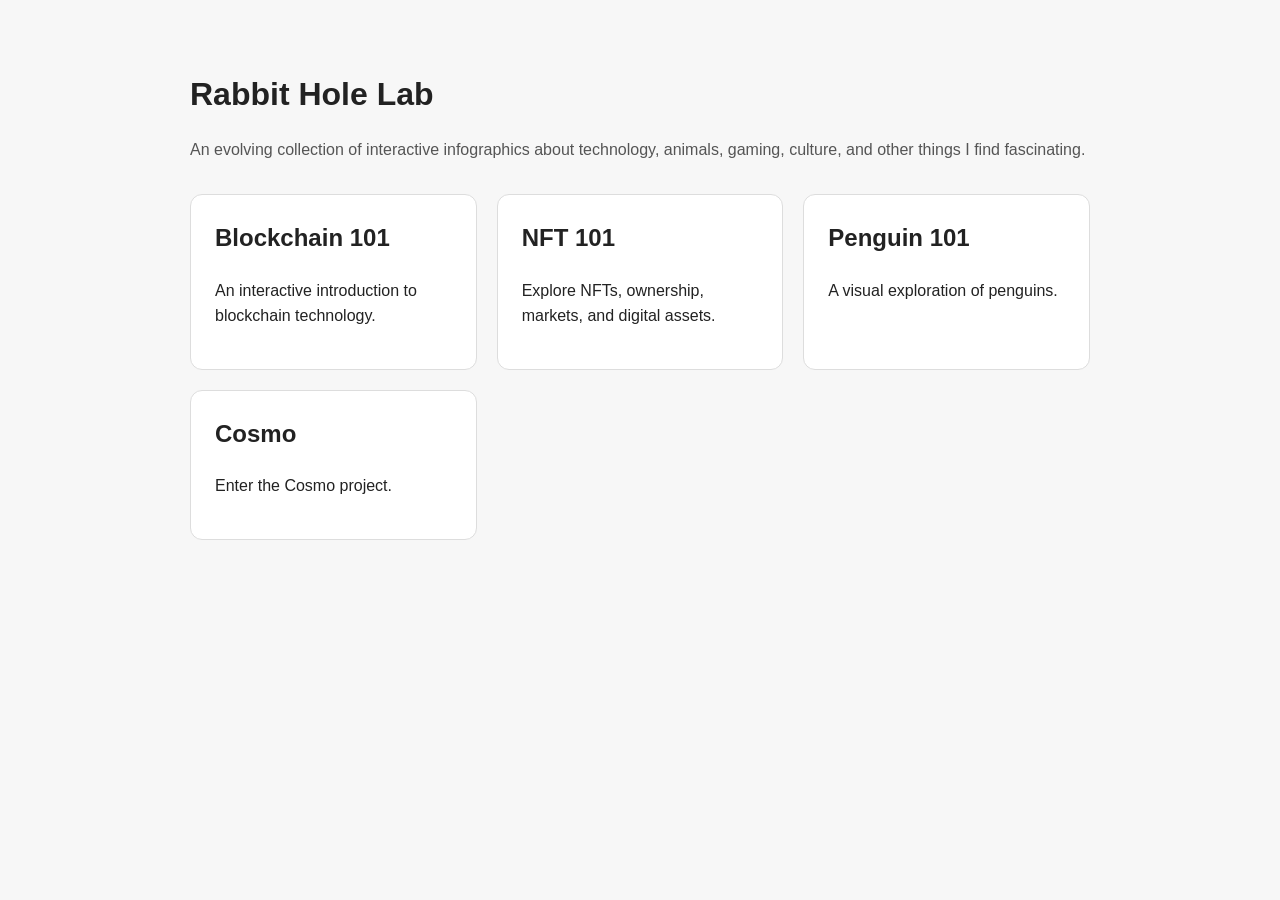
<file: index.html>
<!DOCTYPE html>
<html lang="en">
<head>
  <meta charset="UTF-8">
  <meta
    name="viewport"
    content="width=device-width, initial-scale=1.0"
  >

  <title>Rabbit Hole Lab</title>

  <style>
    body {
      max-width: 900px;
      margin: 0 auto;
      padding: 48px 24px;
      font-family: Arial, sans-serif;
      line-height: 1.6;
      background: #f7f7f7;
      color: #222;
    }

    h1 {
      margin-bottom: 8px;
    }

    .subtitle {
      margin-bottom: 32px;
      color: #555;
    }

    .projects {
      display: grid;
      grid-template-columns: repeat(
        auto-fit,
        minmax(220px, 1fr)
      );
      gap: 20px;
    }

    .card {
      display: block;
      padding: 24px;
      border: 1px solid #ddd;
      border-radius: 12px;
      background: white;
      color: inherit;
      text-decoration: none;
      transition: transform 0.2s, box-shadow 0.2s;
    }

    .card:hover {
      transform: translateY(-3px);
      box-shadow: 0 8px 24px rgba(0, 0, 0, 0.1);
    }

    .card h2 {
      margin-top: 0;
    }
  </style>
</head>

<body>
  <header>
    <h1>Rabbit Hole Lab</h1>

    <p class="subtitle">
     An evolving collection of interactive infographics about technology, animals, gaming, culture, and other things I find fascinating.
    </p>
  </header>

  <main class="projects">
    <a class="card" href="./blockchain-101.html">
      <h2>Blockchain 101</h2>
      <p>An interactive introduction to blockchain technology.</p>
    </a>

    <a class="card" href="./nft-101.html">
      <h2>NFT 101</h2>
      <p>Explore NFTs, ownership, markets, and digital assets.</p>
    </a>

    <a class="card" href="./penguin-101.html">
      <h2>Penguin 101</h2>
      <p>A visual exploration of penguins.</p>
    </a>

    <a class="card" href="./cosmo/cosmology-101-site/index.html">
      <h2>Cosmo</h2>
      <p>Enter the Cosmo project.</p>
    </a>
  </main>
</body>
</html>
</file>
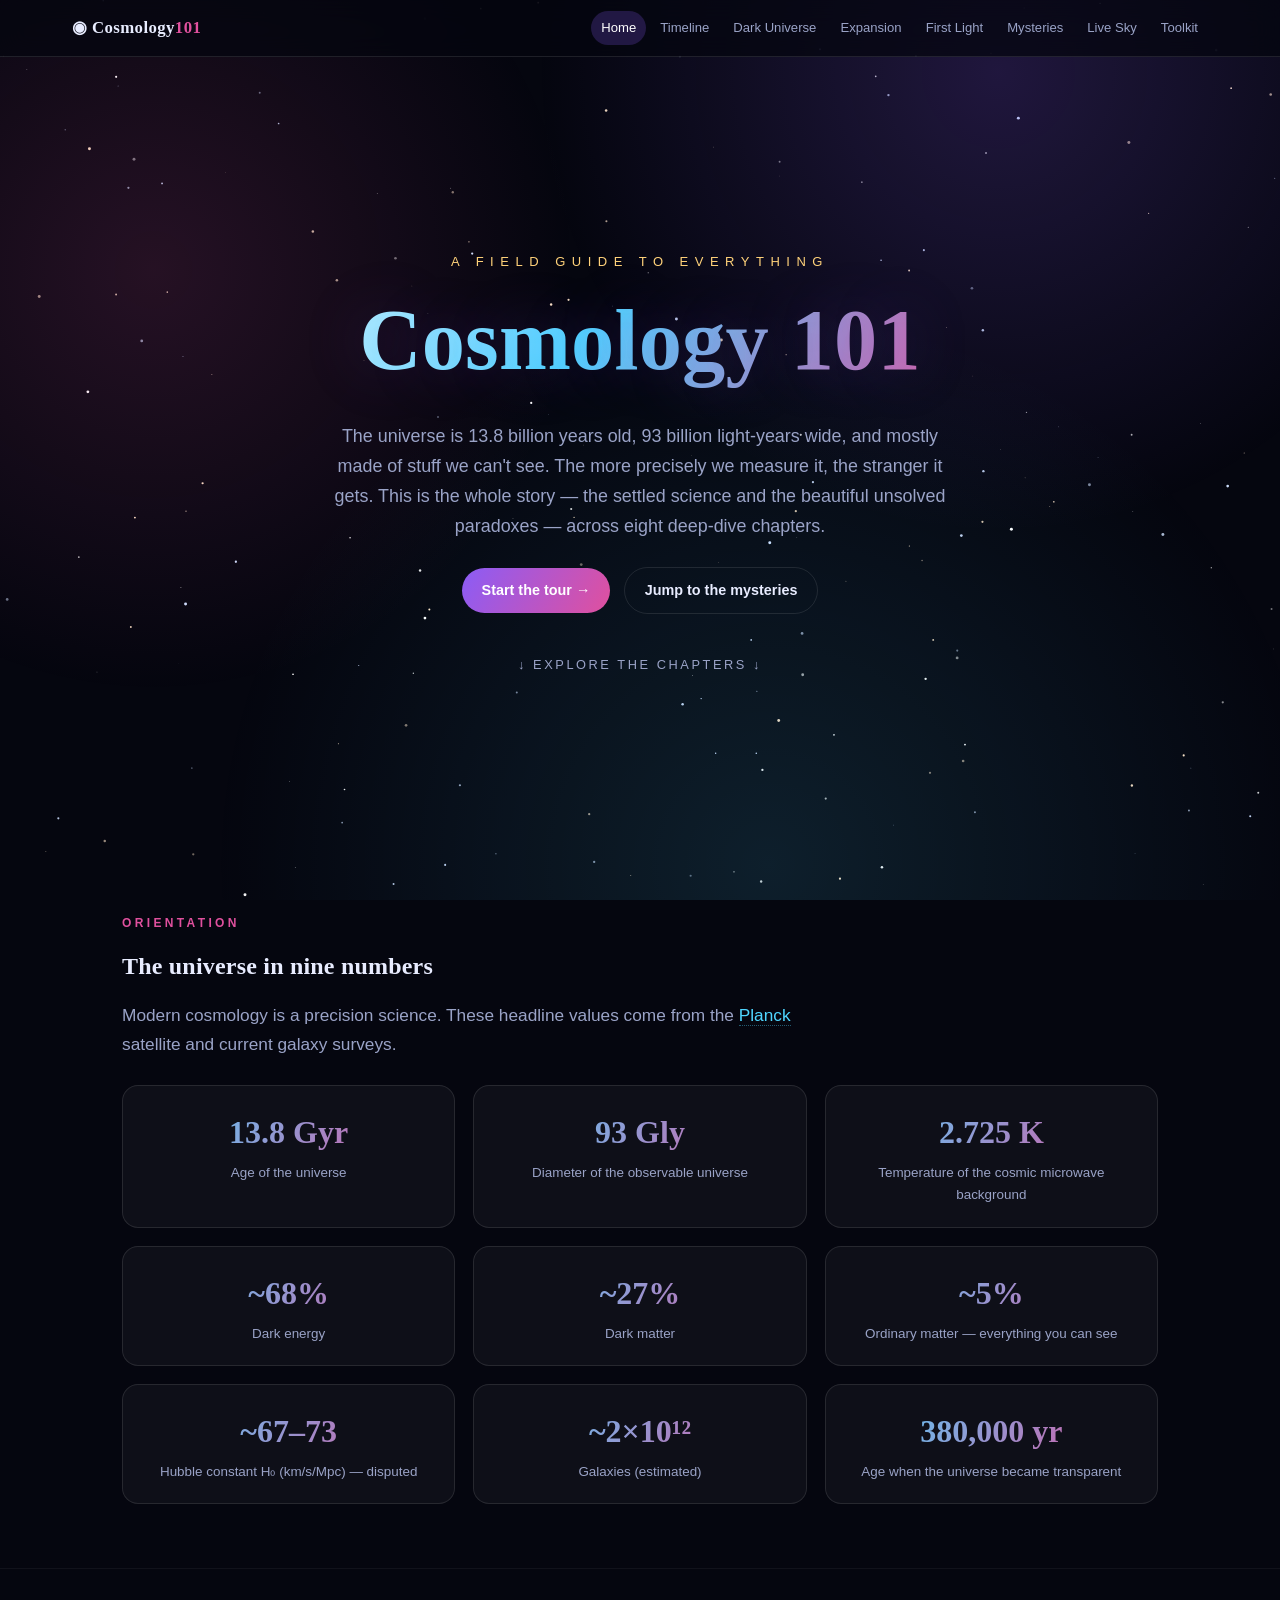
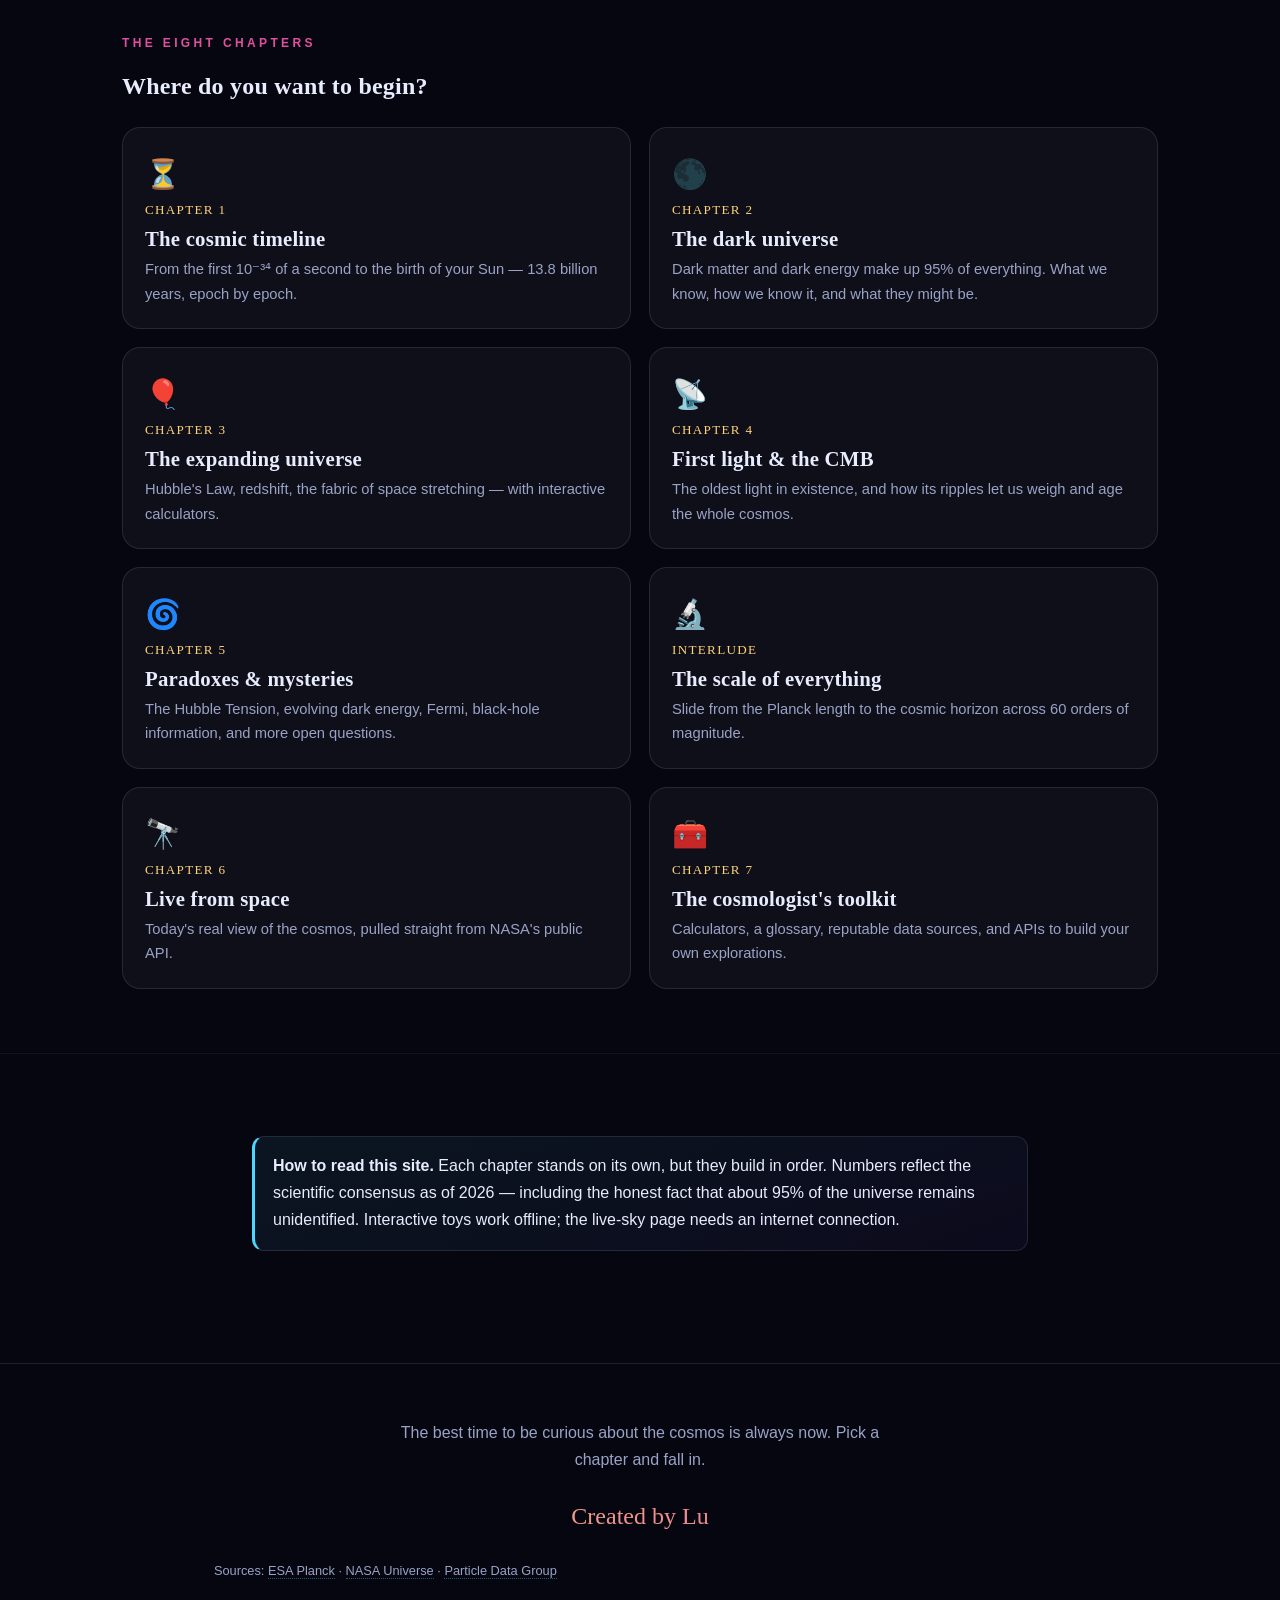
<file: cosmo/cosmology-101-site/index.html>
<!DOCTYPE html>
<html lang="en">
<head>
<meta charset="UTF-8">
<meta name="viewport" content="width=device-width, initial-scale=1.0">
<title>Cosmology 101 · A Field Guide to the Universe</title>
<link rel="stylesheet" href="assets/styles.css">
</head>
<body>
<canvas id="sky"></canvas>
<div class="nebula"></div>

<nav><div class="navin">
  <div class="brand"><a href="index.html">◉ Cosmology<span>101</span></a></div>
  <a class="link" href="index.html">Home</a>
  <a class="link" href="timeline.html">Timeline</a>
  <a class="link" href="matter.html">Dark Universe</a>
  <a class="link" href="expansion.html">Expansion</a>
  <a class="link" href="firstlight.html">First Light</a>
  <a class="link" href="mysteries.html">Mysteries</a>
  <a class="link" href="livesky.html">Live Sky</a>
  <a class="link" href="toolkit.html">Toolkit</a>
</div></nav>

<header class="hero">
  <div class="kick">A field guide to everything</div>
  <h1>Cosmology&nbsp;101</h1>
  <p>The universe is 13.8 billion years old, 93 billion light-years wide, and mostly made of stuff we can't see. The more precisely we measure it, the stranger it gets. This is the whole story — the settled science and the beautiful unsolved paradoxes — across eight deep-dive chapters.</p>
  <div style="margin-top:26px"><a class="btn" href="timeline.html">Start the tour →</a> &nbsp; <a class="btn ghost" href="mysteries.html">Jump to the mysteries</a></div>
  <div class="scrollcue">↓ explore the chapters ↓</div>
</header>

<!-- overview numbers -->
<section>
  <div class="wrap reveal">
    <div class="eyebrow">Orientation</div>
    <h2>The universe in nine numbers</h2>
    <p class="lead">Modern cosmology is a precision science. These headline values come from the <a href="https://www.esa.int/Science_Exploration/Space_Science/Planck" target="_blank" rel="noopener">Planck</a> satellite and current galaxy surveys.</p>
    <div class="grid g3" style="margin-top:26px">
      <div class="card stat"><div class="num">13.8 Gyr</div><div class="lbl">Age of the universe</div></div>
      <div class="card stat"><div class="num">93 Gly</div><div class="lbl">Diameter of the observable universe</div></div>
      <div class="card stat"><div class="num">2.725 K</div><div class="lbl">Temperature of the cosmic microwave background</div></div>
      <div class="card stat"><div class="num">~68%</div><div class="lbl">Dark energy</div></div>
      <div class="card stat"><div class="num">~27%</div><div class="lbl">Dark matter</div></div>
      <div class="card stat"><div class="num">~5%</div><div class="lbl">Ordinary matter — everything you can see</div></div>
      <div class="card stat"><div class="num">~67–73</div><div class="lbl">Hubble constant H₀ (km/s/Mpc) — disputed</div></div>
      <div class="card stat"><div class="num">~2×10¹²</div><div class="lbl">Galaxies (estimated)</div></div>
      <div class="card stat"><div class="num">380,000 yr</div><div class="lbl">Age when the universe became transparent</div></div>
    </div>
  </div>
</section>

<!-- chapter cards -->
<section>
  <div class="wrap reveal">
    <div class="eyebrow">The eight chapters</div>
    <h2>Where do you want to begin?</h2>
    <div class="grid g2" style="margin-top:26px">
      <a class="chapcard" href="timeline.html"><div class="em">⏳</div><div class="n">CHAPTER 1</div><h3>The cosmic timeline</h3><p>From the first 10⁻³⁴ of a second to the birth of your Sun — 13.8 billion years, epoch by epoch.</p></a>
      <a class="chapcard" href="matter.html"><div class="em">🌑</div><div class="n">CHAPTER 2</div><h3>The dark universe</h3><p>Dark matter and dark energy make up 95% of everything. What we know, how we know it, and what they might be.</p></a>
      <a class="chapcard" href="expansion.html"><div class="em">🎈</div><div class="n">CHAPTER 3</div><h3>The expanding universe</h3><p>Hubble's Law, redshift, the fabric of space stretching — with interactive calculators.</p></a>
      <a class="chapcard" href="firstlight.html"><div class="em">📡</div><div class="n">CHAPTER 4</div><h3>First light &amp; the CMB</h3><p>The oldest light in existence, and how its ripples let us weigh and age the whole cosmos.</p></a>
      <a class="chapcard" href="mysteries.html"><div class="em">🌀</div><div class="n">CHAPTER 5</div><h3>Paradoxes &amp; mysteries</h3><p>The Hubble Tension, evolving dark energy, Fermi, black-hole information, and more open questions.</p></a>
      <a class="chapcard" href="firstlight.html#scale"><div class="em">🔬</div><div class="n">INTERLUDE</div><h3>The scale of everything</h3><p>Slide from the Planck length to the cosmic horizon across 60 orders of magnitude.</p></a>
      <a class="chapcard" href="livesky.html"><div class="em">🔭</div><div class="n">CHAPTER 6</div><h3>Live from space</h3><p>Today's real view of the cosmos, pulled straight from NASA's public API.</p></a>
      <a class="chapcard" href="toolkit.html"><div class="em">🧰</div><div class="n">CHAPTER 7</div><h3>The cosmologist's toolkit</h3><p>Calculators, a glossary, reputable data sources, and APIs to build your own explorations.</p></a>
    </div>
  </div>
</section>

<section>
  <div class="wrap narrow reveal">
    <div class="callout">
      <b>How to read this site.</b> Each chapter stands on its own, but they build in order. Numbers reflect the scientific consensus as of 2026 — including the honest fact that about 95% of the universe remains unidentified. Interactive toys work offline; the live-sky page needs an internet connection.
    </div>
  </div>
</section>

<footer><div class="wrap">
  <p style="color:var(--muted);max-width:60ch;margin:0 auto 22px">The best time to be curious about the cosmos is always now. Pick a chapter and fall in.</p>
  <div class="signature">Created by Lu</div>
  <p class="src" style="margin-top:24px">Sources:
    <a href="https://www.esa.int/Science_Exploration/Space_Science/Planck" target="_blank" rel="noopener">ESA Planck</a> ·
    <a href="https://science.nasa.gov/universe/" target="_blank" rel="noopener">NASA Universe</a> ·
    <a href="https://pdg.lbl.gov/" target="_blank" rel="noopener">Particle Data Group</a>
  </p>
</div></footer>
<script src="assets/site.js"></script>
</body>
</html>
</file>
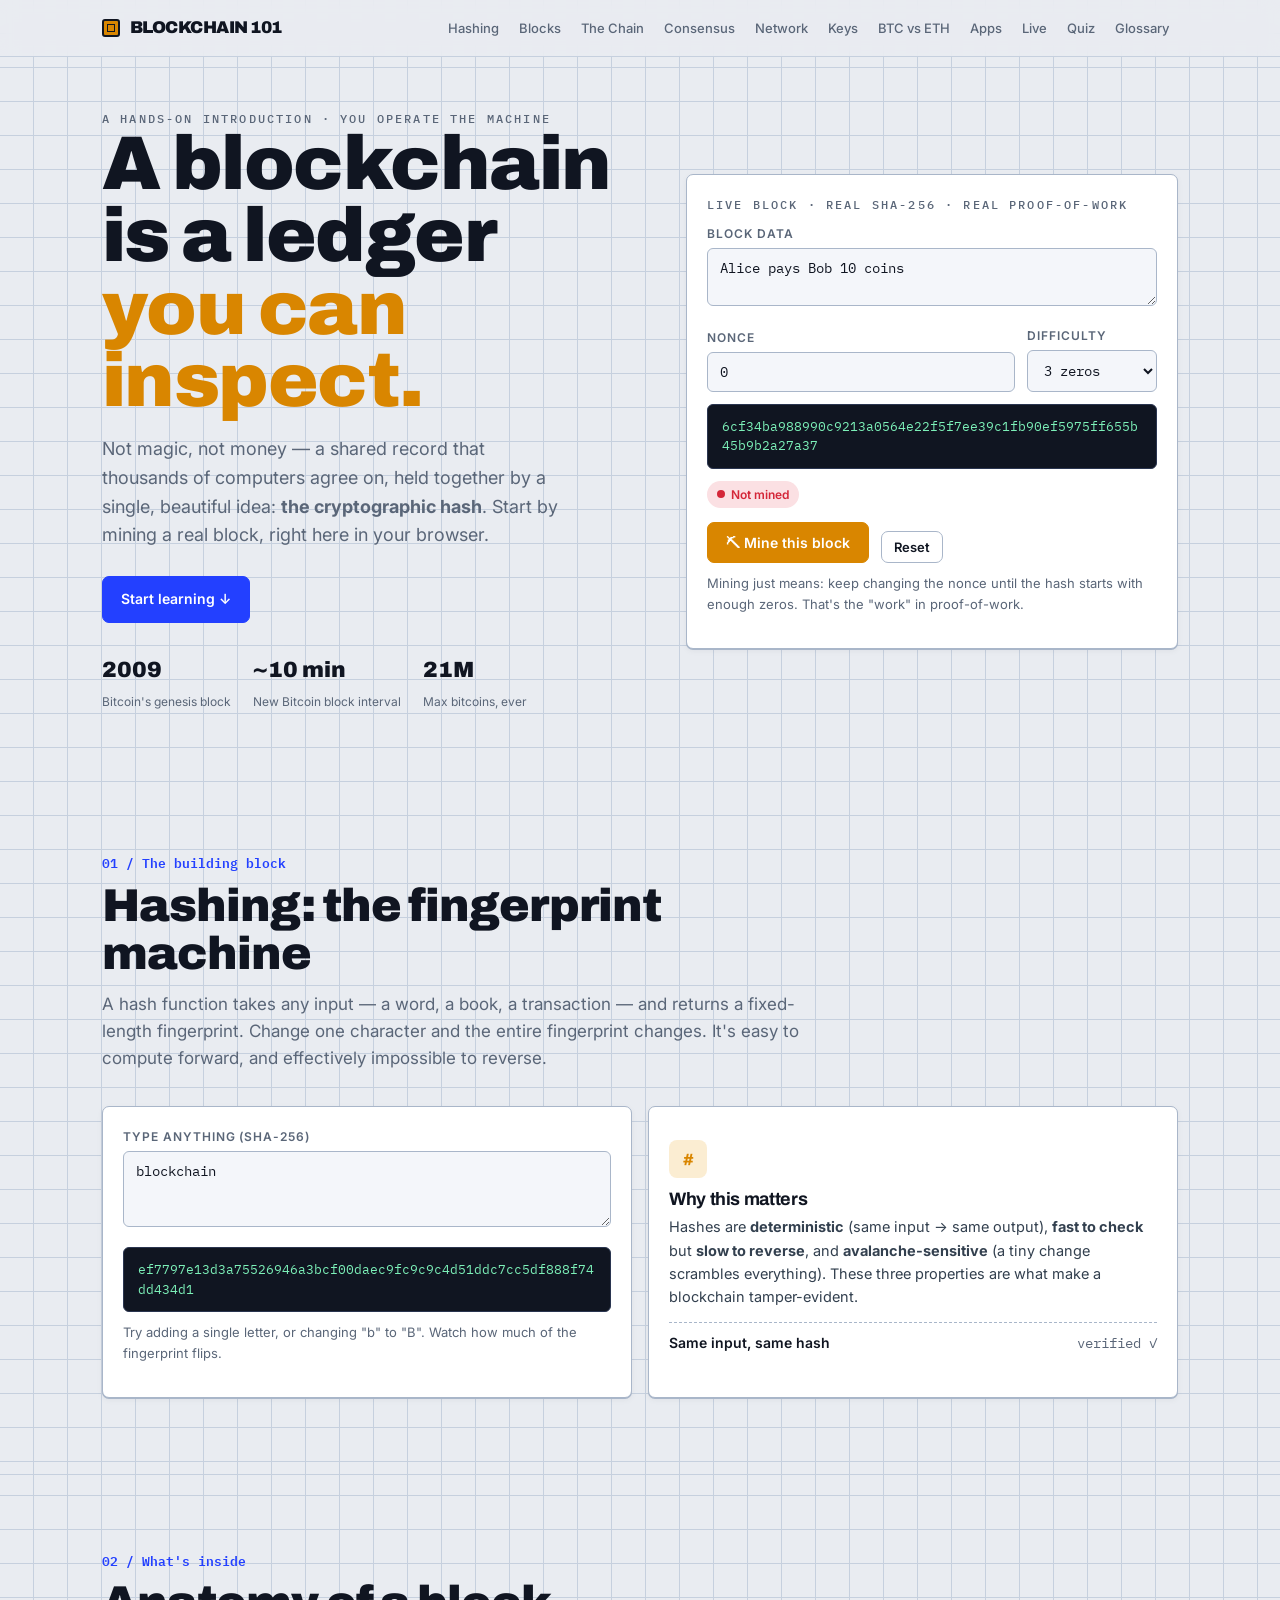
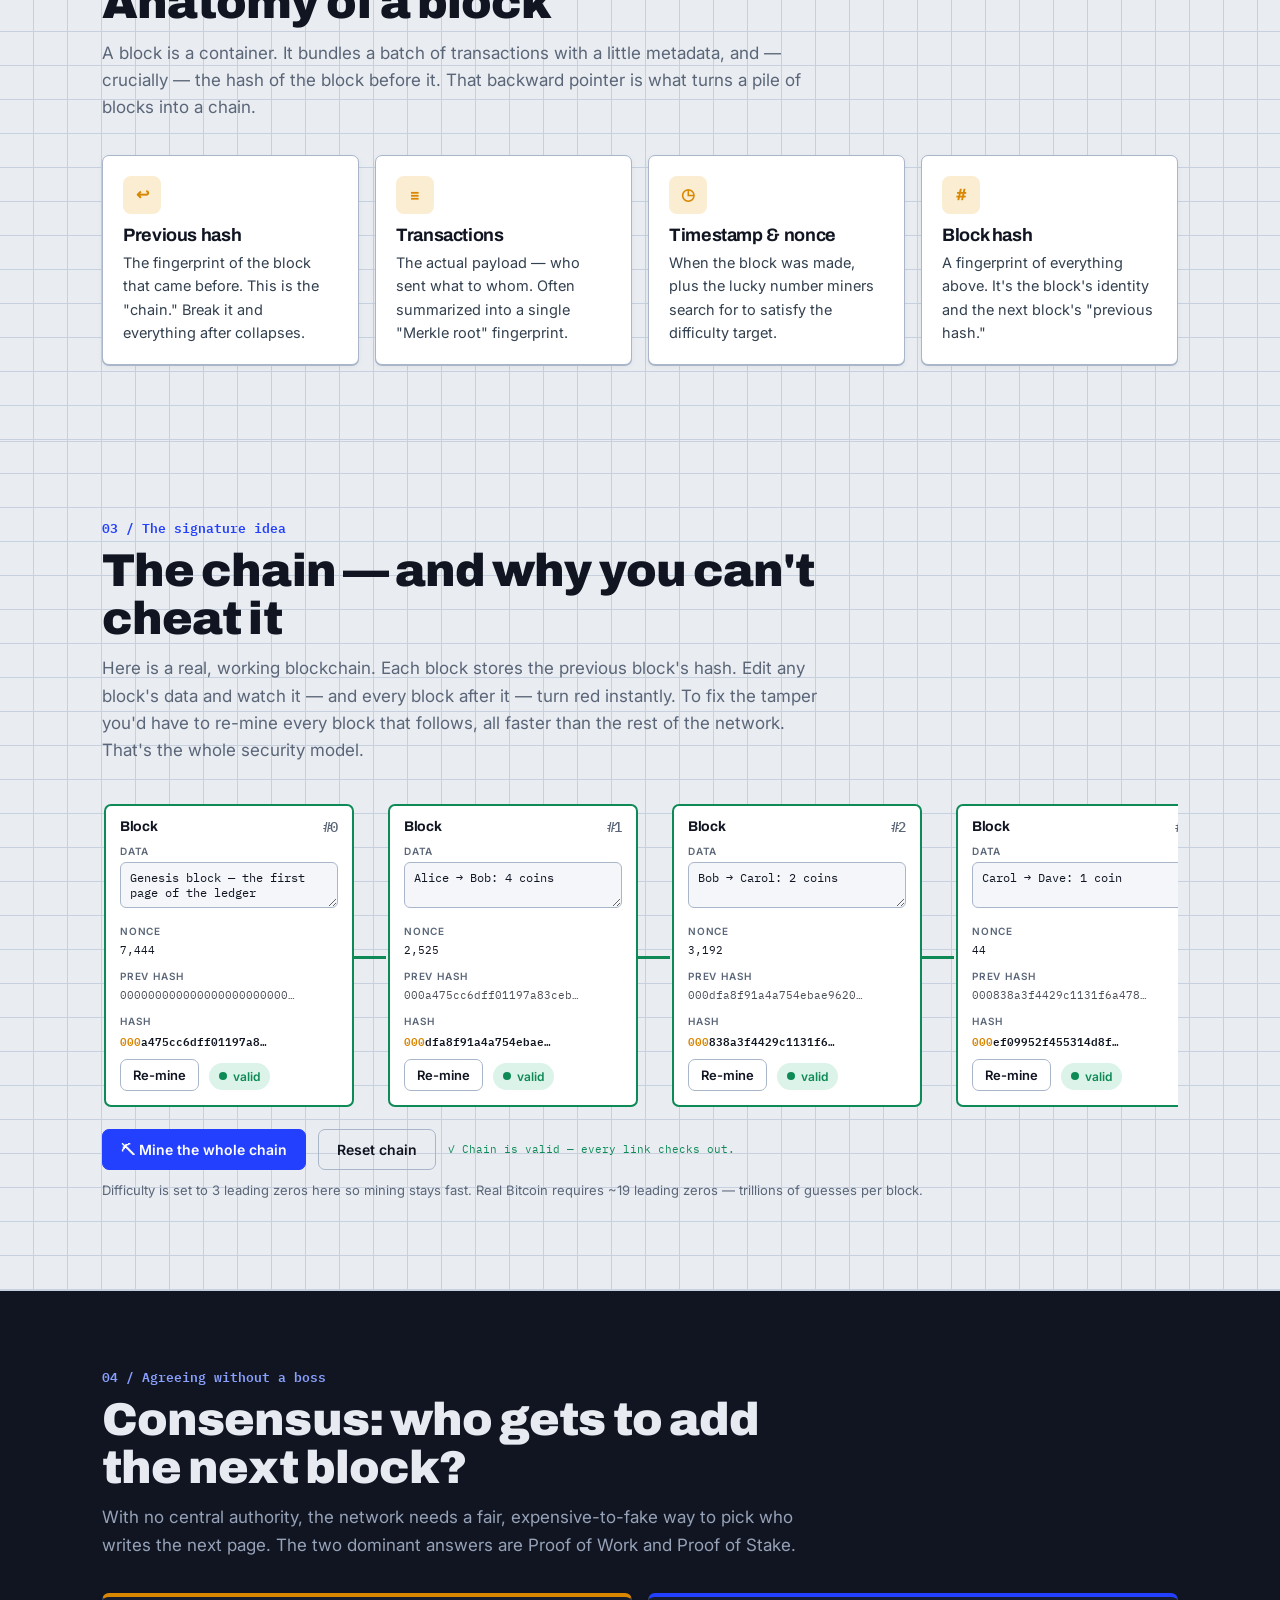
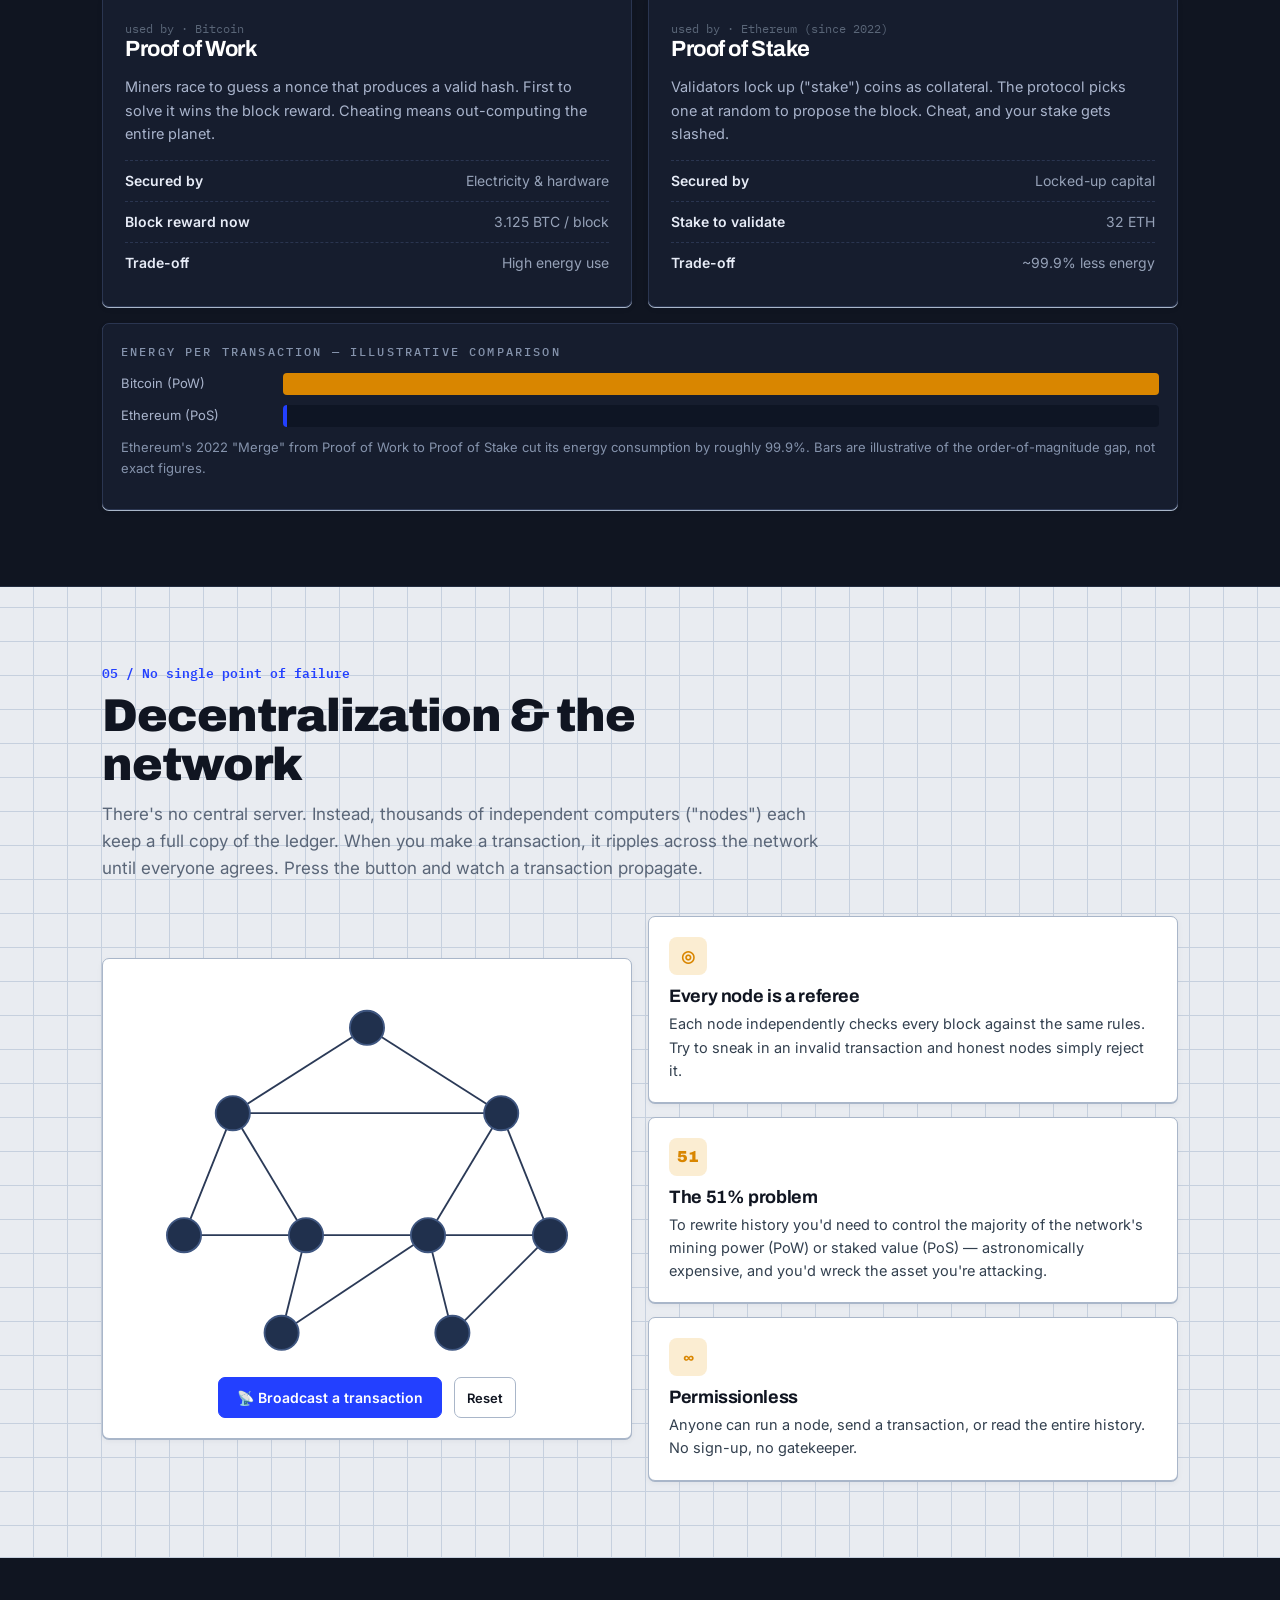
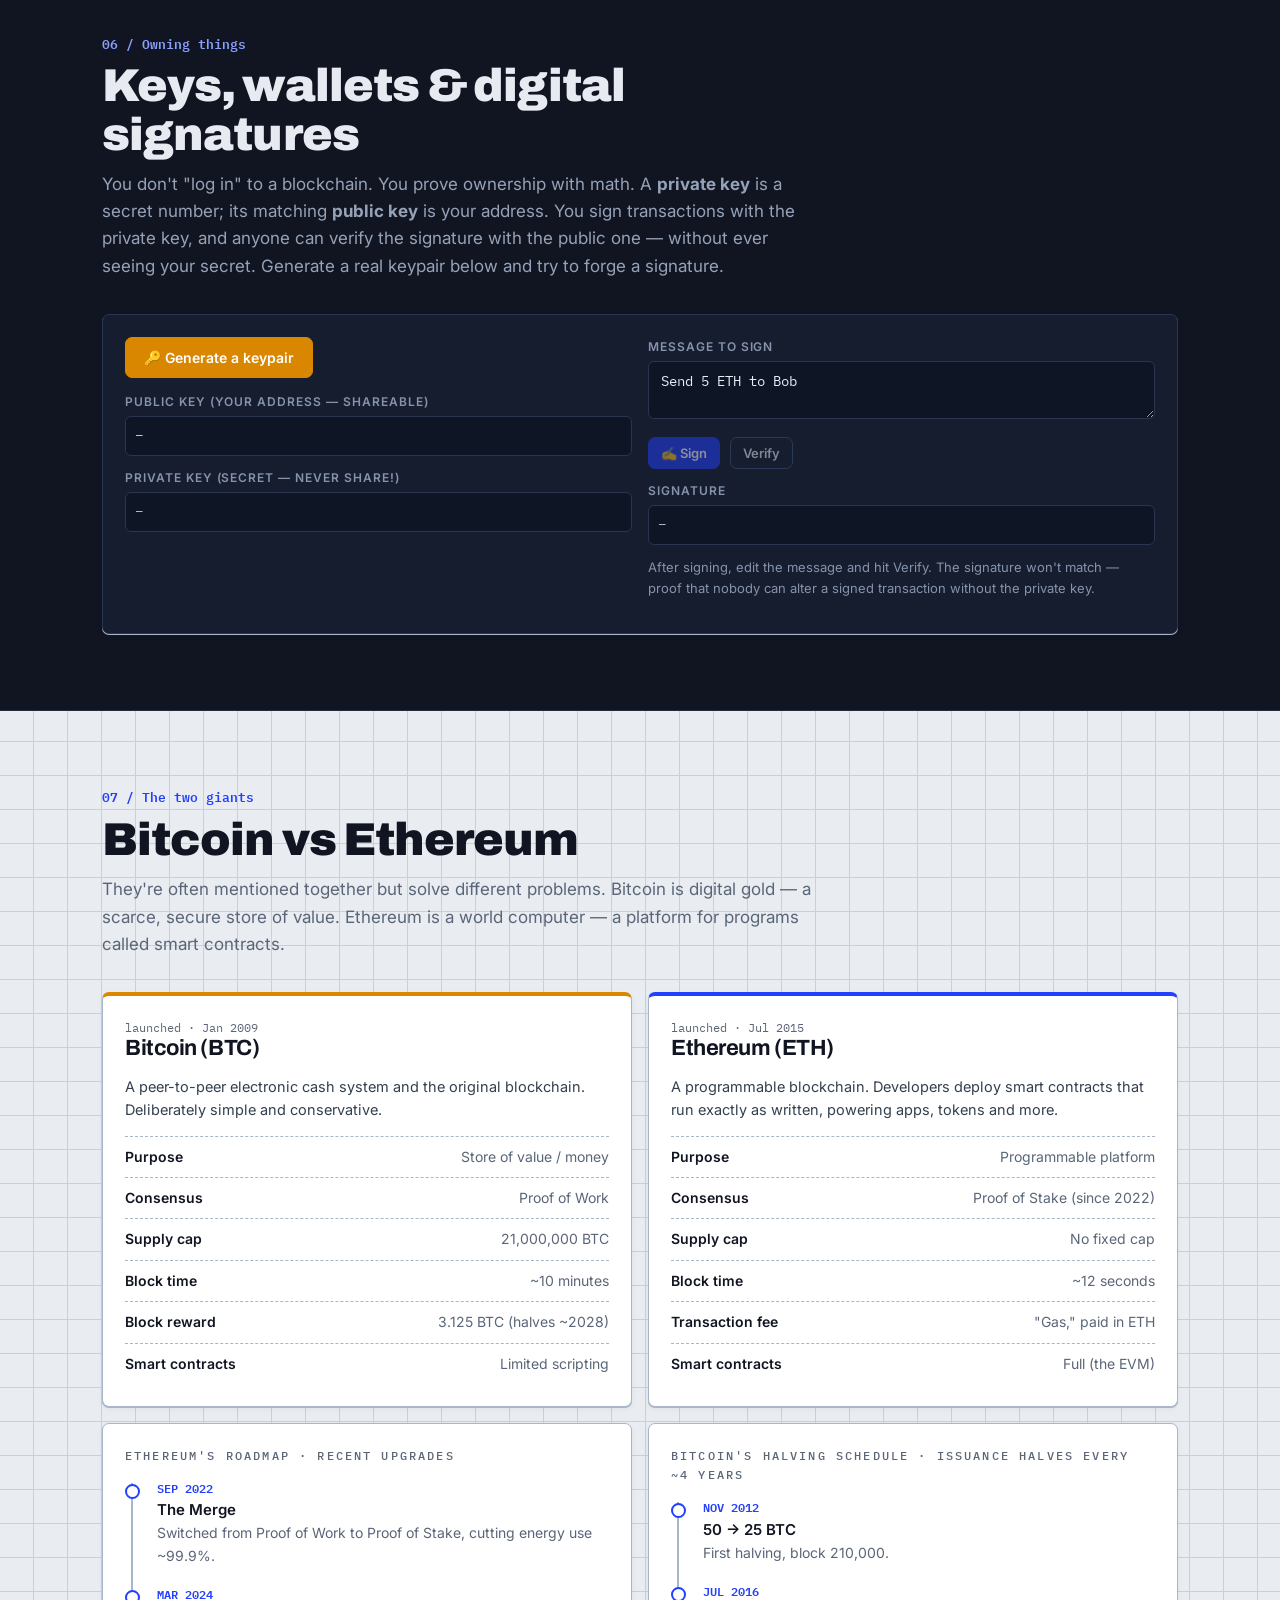
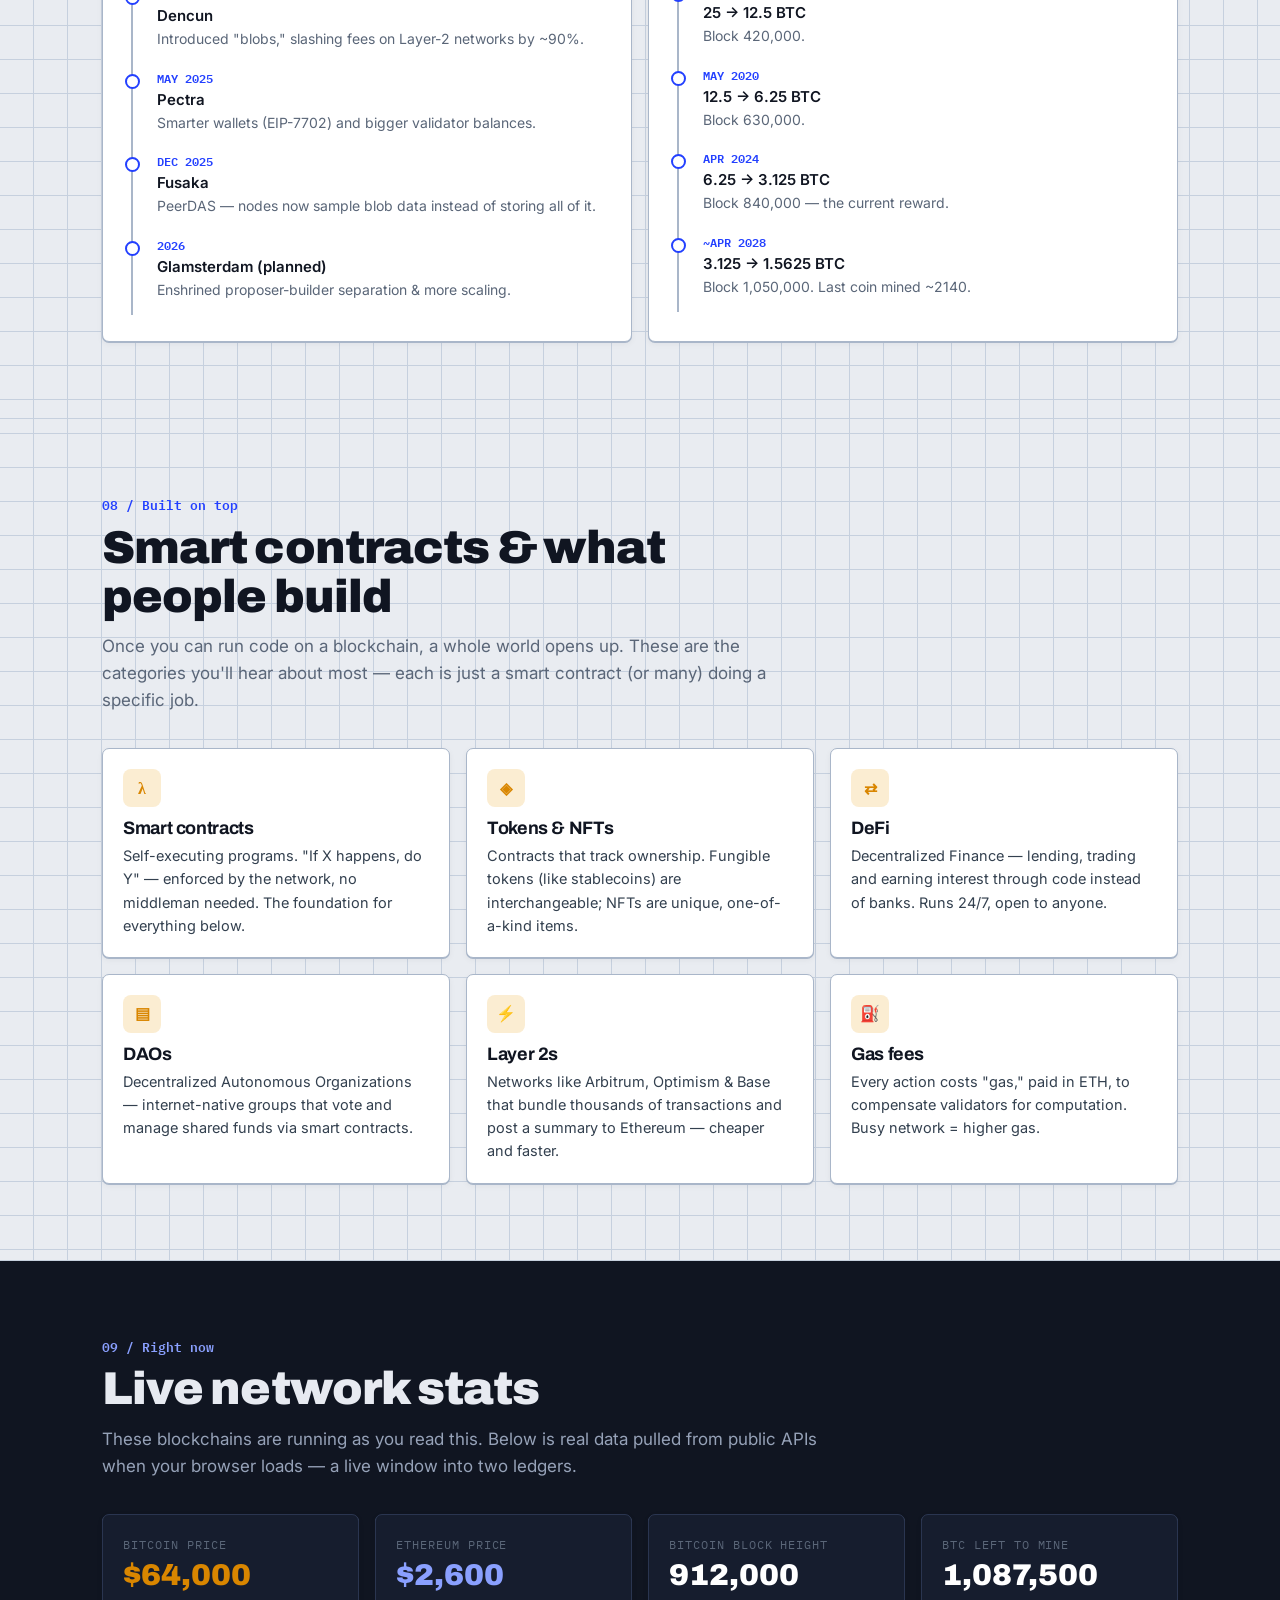
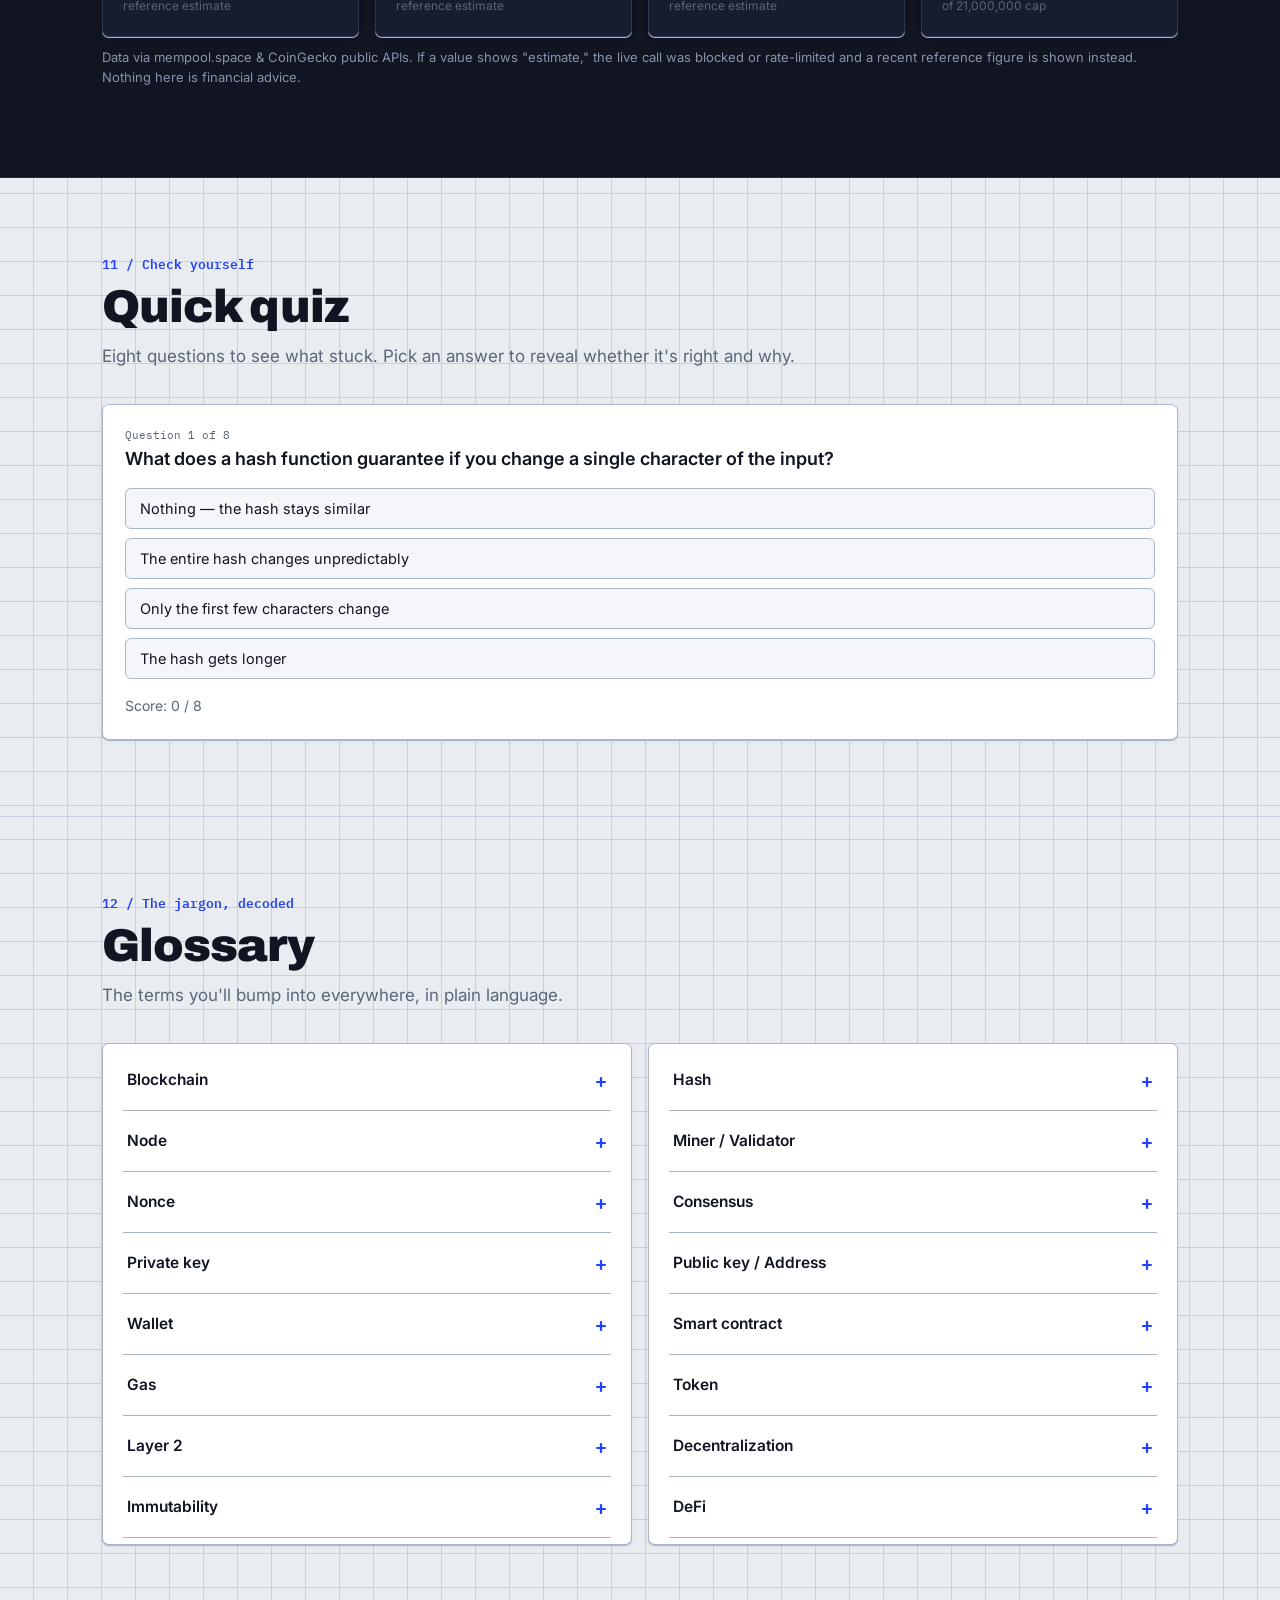
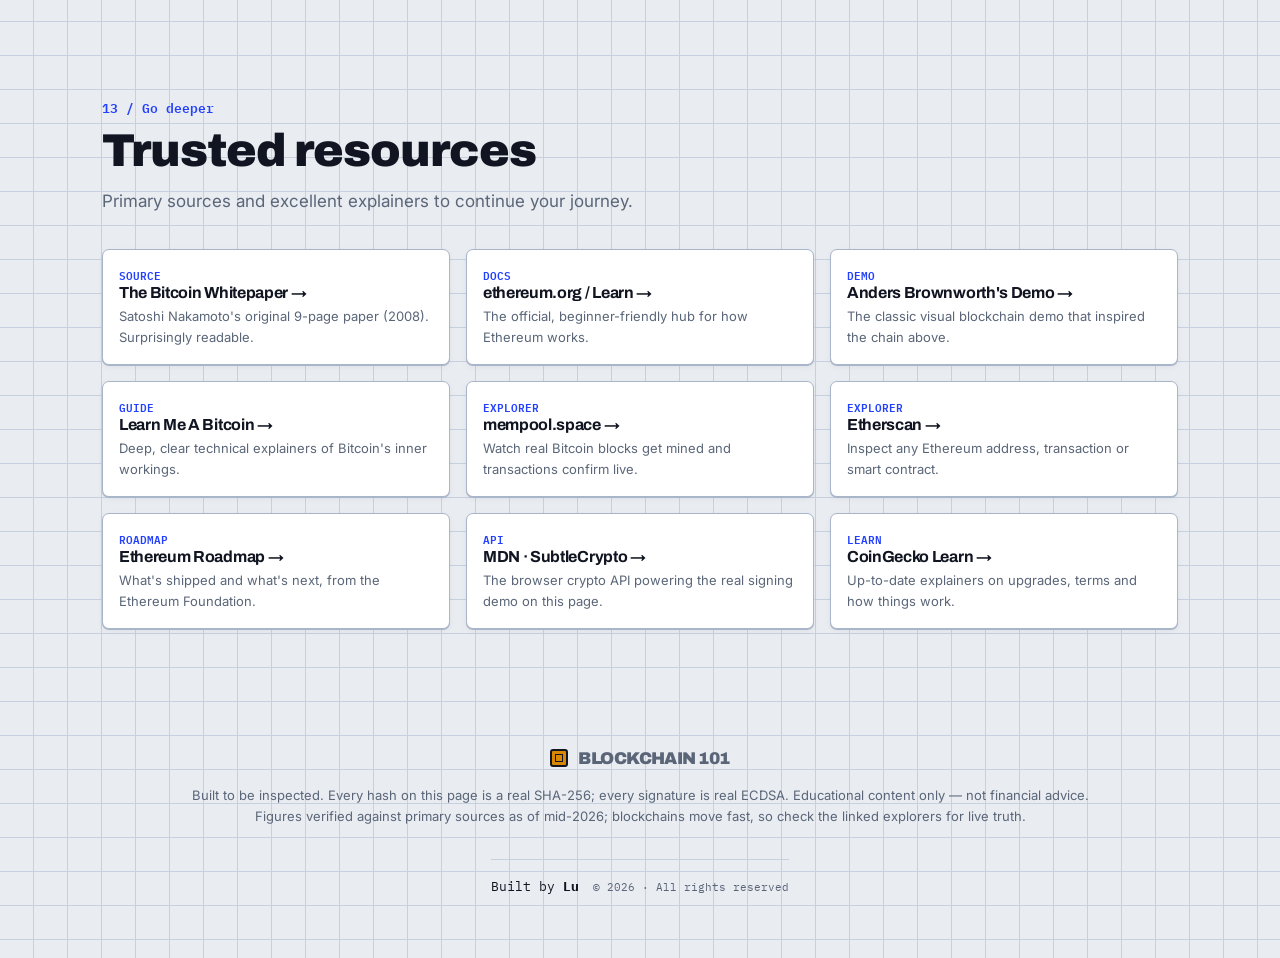
<file: blockchain-101.html>
<!DOCTYPE html>
<html lang="en">
<head>
<meta charset="UTF-8">
<meta name="viewport" content="width=device-width, initial-scale=1.0">
<title>Blockchain 101 — Inspect the Machine</title>
<link rel="preconnect" href="https://fonts.googleapis.com">
<link rel="preconnect" href="https://fonts.gstatic.com" crossorigin>
<link href="https://fonts.googleapis.com/css2?family=Archivo:wght@600;700;800;900&family=Inter:wght@400;500;600;700&family=IBM+Plex+Mono:wght@400;500;600&display=swap" rel="stylesheet">
<style>
  :root{
    --paper:#E9ECF1; --ink:#101521; --panel:#FFFFFF; --panel-2:#F4F6FA;
    --line:#C6D0DE; --line-strong:#A9B6C9; --muted:#5A6678;
    --cobalt:#2340FF; --cobalt-soft:#E6EAFF;
    --gold:#D98600; --gold-soft:#FBEDD2;
    --valid:#0E8A57; --valid-soft:#DBF3E8;
    --invalid:#D42638; --invalid-soft:#FBE0E3;
    --r:7px; --maxw:1120px;
    --shadow:0 1px 0 var(--line-strong), 0 2px 6px rgba(16,21,33,.05);
  }
  *{box-sizing:border-box}
  html{scroll-behavior:smooth}
  @media (prefers-reduced-motion:reduce){html{scroll-behavior:auto} *{animation-duration:.001ms!important;transition-duration:.001ms!important}}
  body{
    margin:0; background:var(--paper); color:var(--ink);
    font-family:'Inter',system-ui,sans-serif; line-height:1.6; font-size:16px;
    background-image:
      linear-gradient(var(--line) 1px,transparent 1px),
      linear-gradient(90deg,var(--line) 1px,transparent 1px);
    background-size:34px 34px; background-position:-1px -1px;
  }
  ::selection{background:var(--cobalt);color:#fff}
  a{color:var(--cobalt);text-decoration:none}
  a:hover{text-decoration:underline}
  h1,h2,h3,h4{font-family:'Archivo',sans-serif;line-height:1.05;margin:0;letter-spacing:-.02em}
  .mono{font-family:'IBM Plex Mono',monospace}
  .wrap{max-width:var(--maxw);margin:0 auto;padding:0 22px}
  .eyebrow{font-family:'IBM Plex Mono',monospace;font-size:12px;font-weight:500;letter-spacing:.18em;text-transform:uppercase;color:var(--muted)}
  button{font-family:'Inter',sans-serif;cursor:pointer}
  button:focus-visible,a:focus-visible,textarea:focus-visible,input:focus-visible,select:focus-visible,.qopt:focus-visible{outline:3px solid var(--cobalt);outline-offset:2px}
  .btn{background:var(--ink);color:#fff;border:1px solid var(--ink);padding:11px 18px;border-radius:var(--r);font-weight:600;font-size:14px;transition:transform .08s,background .15s}
  .btn:hover{background:#000;transform:translateY(-1px)}
  .btn:active{transform:translateY(0)}
  .btn.cobalt{background:var(--cobalt);border-color:var(--cobalt)}
  .btn.cobalt:hover{background:#1730d8}
  .btn.ghost{background:transparent;color:var(--ink);border:1px solid var(--line-strong)}
  .btn.ghost:hover{background:var(--panel-2);transform:translateY(-1px)}
  .btn.gold{background:var(--gold);border-color:var(--gold);color:#fff}
  .btn.gold:hover{background:#b97300}
  .btn:disabled{opacity:.5;cursor:not-allowed;transform:none}
  .btn.sm{padding:7px 12px;font-size:13px}

  /* NAV */
  nav{position:sticky;top:0;z-index:50;background:rgba(233,236,241,.86);backdrop-filter:blur(8px);border-bottom:1px solid var(--line)}
  .navbar{display:flex;align-items:center;justify-content:space-between;height:56px}
  .brand{display:flex;align-items:center;gap:10px;font-family:'Archivo';font-weight:900;font-size:17px;letter-spacing:-.03em}
  .brand .cube{width:18px;height:18px;border:2px solid var(--ink);border-radius:3px;position:relative;background:var(--gold)}
  .brand .cube::after{content:"";position:absolute;inset:3px;border:1px solid var(--ink)}
  .navlinks{display:flex;gap:2px;flex-wrap:wrap}
  .navlinks a{color:var(--muted);font-size:13px;font-weight:500;padding:6px 9px;border-radius:5px}
  .navlinks a:hover{color:var(--ink);background:var(--panel-2);text-decoration:none}
  .progress{position:fixed;top:0;left:0;height:3px;background:var(--gold);width:0;z-index:60;transition:width .1s}
  @media(max-width:860px){.navlinks{display:none}}

  /* SECTION SCAFFOLD */
  section{padding:76px 0;border-bottom:1px solid var(--line)}
  .sechead{margin-bottom:34px;max-width:720px}
  .sechead .num{font-family:'IBM Plex Mono';color:var(--cobalt);font-weight:600;font-size:13px}
  .sechead h2{font-size:clamp(28px,4.2vw,46px);font-weight:900;margin:8px 0 12px}
  .sechead p{color:var(--muted);font-size:17px;margin:0}
  .dark{background:var(--ink);color:#E7EAF1;border-color:#222c3f;background-image:none}
  .dark .sechead p{color:#96A2B8}
  .dark .eyebrow{color:#8593AC}
  .dark a{color:#8AA0FF}

  /* CARDS */
  .card{background:var(--panel);border:1px solid var(--line-strong);border-radius:var(--r);box-shadow:var(--shadow)}
  .grid{display:grid;gap:16px}
  .g2{grid-template-columns:1fr 1fr}
  .g3{grid-template-columns:repeat(3,1fr)}
  .g4{grid-template-columns:repeat(4,1fr)}
  @media(max-width:820px){.g2,.g3,.g4{grid-template-columns:1fr}}

  textarea,input[type=text],select{
    width:100%;font-family:'IBM Plex Mono',monospace;font-size:14px;color:var(--ink);
    background:var(--panel-2);border:1px solid var(--line-strong);border-radius:6px;padding:10px 12px;resize:vertical
  }
  label.fld{display:block;font-size:12px;font-weight:600;color:var(--muted);text-transform:uppercase;letter-spacing:.08em;margin:0 0 5px}

  /* HERO */
  .hero{padding-top:52px;padding-bottom:64px}
  .hero-grid{display:grid;grid-template-columns:1.05fr .95fr;gap:40px;align-items:center}
  @media(max-width:900px){.hero-grid{grid-template-columns:1fr;gap:28px}}
  .hero h1{font-size:clamp(40px,7vw,76px);font-weight:900;line-height:.95}
  .hero h1 .hl{color:var(--gold)}
  .hero .lede{font-size:18px;color:var(--muted);max-width:460px;margin:18px 0 26px}
  .hero .cta-row{display:flex;gap:12px;flex-wrap:wrap}
  .hero .facts{display:flex;gap:22px;margin-top:30px;flex-wrap:wrap}
  .hero .facts .f b{font-family:'Archivo';font-weight:900;font-size:22px;display:block}
  .hero .facts .f span{font-size:12px;color:var(--muted)}

  /* MINE INSTRUMENT */
  .instrument{padding:20px}
  .instrument .row{display:flex;gap:12px;align-items:flex-end;flex-wrap:wrap}
  .hashline{font-family:'IBM Plex Mono';font-size:13px;word-break:break-all;background:var(--ink);color:#7CF0B8;padding:12px 14px;border-radius:6px;margin-top:12px;line-height:1.5;border:1px solid #2a3550}
  .hashline .zeros{color:var(--gold);background:rgba(217,134,0,.18);border-radius:2px}
  .statusbar{display:flex;align-items:center;gap:10px;margin-top:12px;font-size:13px;flex-wrap:wrap}
  .pill{display:inline-flex;align-items:center;gap:6px;font-weight:600;font-size:12px;padding:4px 10px;border-radius:20px}
  .pill.ok{background:var(--valid-soft);color:var(--valid)}
  .pill.bad{background:var(--invalid-soft);color:var(--invalid)}
  .dot{width:8px;height:8px;border-radius:50%}
  .dot.ok{background:var(--valid)} .dot.bad{background:var(--invalid)}

  /* BLOCKCHAIN DEMO */
  .chain{display:flex;gap:0;overflow-x:auto;padding:6px 2px 16px}
  .blk{min-width:250px;flex:1;background:var(--panel);border:2px solid var(--valid);border-radius:var(--r);padding:14px;margin-right:34px;position:relative;transition:border-color .2s,background .2s}
  .blk:last-child{margin-right:0}
  .blk.invalid{border-color:var(--invalid);background:var(--invalid-soft)}
  .blk::after{content:"";position:absolute;top:50%;right:-34px;width:34px;height:3px;background:var(--valid)}
  .blk.invalid::after{background:var(--invalid)}
  .blk:last-child::after{display:none}
  .blk h4{font-size:14px;display:flex;justify-content:space-between;align-items:center;margin-bottom:8px}
  .blk h4 .bi{font-family:'IBM Plex Mono';color:var(--muted);font-weight:500}
  .blk .lbl{font-size:10px;text-transform:uppercase;letter-spacing:.08em;color:var(--muted);margin:8px 0 3px;font-weight:600}
  .blk textarea{min-height:44px;font-size:12px;padding:7px 9px}
  .blk .mono-sm{font-family:'IBM Plex Mono';font-size:11px;word-break:break-all;color:var(--ink)}
  .blk .prevh{opacity:.75}
  .blk .curh{font-weight:600}
  .blk .z{color:var(--gold)}
  @media(max-width:820px){.blk{margin-right:26px}.blk::after{right:-26px;width:26px}}

  /* NETWORK */
  .netsvg{width:100%;max-width:560px;height:auto;display:block;margin:0 auto}
  .node{fill:#20304d;stroke:#3f5680;stroke-width:1.5;transition:fill .3s,stroke .3s}
  .node.active{fill:var(--gold);stroke:#ffce7a}
  .node.confirmed{fill:var(--valid);stroke:#5fd6a0}
  .edge{stroke:#2b3a57;stroke-width:1.5}
  .edge.lit{stroke:var(--gold);stroke-width:2.5}

  /* COMPARISON */
  .cmp{display:grid;grid-template-columns:1fr 1fr;gap:16px}
  @media(max-width:820px){.cmp{grid-template-columns:1fr}}
  .cmp .col{padding:22px}
  .cmp .col h3{font-size:22px;margin-bottom:4px}
  .cmp .col .tag{font-family:'IBM Plex Mono';font-size:12px;color:var(--muted)}
  .kv{display:flex;justify-content:space-between;gap:12px;padding:9px 0;border-top:1px dashed var(--line-strong);font-size:14px}
  .kv b{font-weight:600}
  .kv span{color:var(--muted);text-align:right}
  .btc{border-top:4px solid var(--gold)}
  .eth{border-top:4px solid var(--cobalt)}

  /* TIMELINE */
  .tl{position:relative;padding-left:26px;margin-top:8px}
  .tl::before{content:"";position:absolute;left:6px;top:4px;bottom:4px;width:2px;background:var(--line-strong)}
  .tl .ev{position:relative;padding:0 0 18px 6px}
  .tl .ev::before{content:"";position:absolute;left:-26px;top:5px;width:11px;height:11px;border-radius:50%;background:var(--panel);border:2px solid var(--cobalt)}
  .tl .ev .d{font-family:'IBM Plex Mono';font-size:12px;color:var(--cobalt);font-weight:600}
  .tl .ev .t{font-weight:600;font-size:15px}
  .tl .ev .x{color:var(--muted);font-size:14px}

  /* CONCEPT CARDS */
  .concept{padding:20px}
  .concept .ic{width:38px;height:38px;border-radius:8px;background:var(--gold-soft);display:flex;align-items:center;justify-content:center;font-family:'Archivo';font-weight:900;color:var(--gold);margin-bottom:12px}
  .concept h4{font-size:18px;margin-bottom:6px}
  .concept p{margin:0;font-size:14.5px;color:#33404f}

  /* STATS */
  .stat{padding:20px;text-align:left}
  .stat .k{font-family:'IBM Plex Mono';font-size:12px;color:var(--muted);text-transform:uppercase;letter-spacing:.08em}
  .stat .v{font-family:'Archivo';font-weight:900;font-size:30px;margin-top:6px;line-height:1}
  .stat .s{font-size:12px;color:var(--muted);margin-top:6px}
  .livebadge{display:inline-flex;align-items:center;gap:6px;font-size:11px;font-family:'IBM Plex Mono';color:var(--valid);font-weight:600}
  .livebadge .dot{width:7px;height:7px;background:var(--valid);animation:blink 1.4s infinite}
  @keyframes blink{50%{opacity:.25}}

  /* QUIZ */
  .quiz{padding:22px}
  .qq{font-weight:600;font-size:18px;margin-bottom:14px}
  .qopts{display:grid;gap:9px}
  .qopt{text-align:left;background:var(--panel-2);border:1px solid var(--line-strong);border-radius:6px;padding:11px 14px;font-size:14.5px;font-family:'Inter';color:var(--ink);transition:background .12s}
  .qopt:hover:not(:disabled){background:var(--cobalt-soft);border-color:var(--cobalt)}
  .qopt.correct{background:var(--valid-soft);border-color:var(--valid);color:var(--valid);font-weight:600}
  .qopt.wrong{background:var(--invalid-soft);border-color:var(--invalid);color:var(--invalid)}
  .qexpl{margin-top:14px;padding:12px 14px;background:var(--gold-soft);border-radius:6px;font-size:14px;display:none}
  .qexpl.show{display:block}
  .qbar{display:flex;justify-content:space-between;align-items:center;margin-top:16px;font-size:14px;color:var(--muted)}

  /* GLOSSARY */
  .gitem{border-bottom:1px solid var(--line-strong)}
  .gitem summary{cursor:pointer;padding:14px 4px;font-weight:600;font-size:15.5px;list-style:none;display:flex;justify-content:space-between;align-items:center}
  .gitem summary::-webkit-details-marker{display:none}
  .gitem summary::after{content:"+";font-family:'IBM Plex Mono';color:var(--cobalt);font-size:20px;font-weight:600}
  .gitem[open] summary::after{content:"–"}
  .gitem p{margin:0 4px 16px;color:#38424f;font-size:14.5px}

  /* RESOURCES */
  .res{display:flex;gap:12px;align-items:flex-start;padding:16px;text-decoration:none;color:var(--ink);transition:transform .1s}
  .res:hover{transform:translateY(-2px);text-decoration:none}
  .res .rn{font-family:'IBM Plex Mono';font-size:11px;color:var(--cobalt);font-weight:600}
  .res h4{font-size:16px;margin:2px 0 4px}
  .res p{margin:0;font-size:13px;color:var(--muted)}

  footer{padding:40px 0 60px;text-align:center;color:var(--muted);font-size:13px}
  .note{font-size:13px;color:var(--muted);margin-top:10px}
  .cap{font-family:'IBM Plex Mono';font-size:11px;color:var(--muted)}
  .inlinehash{font-family:'IBM Plex Mono';font-size:13px;background:var(--panel-2);padding:2px 6px;border-radius:4px;border:1px solid var(--line-strong)}
</style>
</head>
<body>
<div class="progress" id="progress"></div>
<nav>
  <div class="wrap navbar">
    <div class="brand"><span class="cube"></span> BLOCKCHAIN&nbsp;101</div>
    <div class="navlinks">
      <a href="#hash">Hashing</a>
      <a href="#block">Blocks</a>
      <a href="#chain">The Chain</a>
      <a href="#consensus">Consensus</a>
      <a href="#network">Network</a>
      <a href="#keys">Keys</a>
      <a href="#compare">BTC vs ETH</a>
      <a href="#apps">Apps</a>
      <a href="#live">Live</a>
      <a href="#quiz">Quiz</a>
      <a href="#glossary">Glossary</a>
    </div>
  </div>
</nav>

<!-- HERO -->
<header class="hero wrap">
  <div class="hero-grid">
    <div>
      <div class="eyebrow">A hands-on introduction · you operate the machine</div>
      <h1>A blockchain is a ledger <span class="hl">you can inspect.</span></h1>
      <p class="lede">Not magic, not money — a shared record that thousands of computers agree on, held together by a single, beautiful idea: <b>the cryptographic hash</b>. Start by mining a real block, right here in your browser.</p>
      <div class="cta-row">
        <a href="#hash" class="btn cobalt">Start learning ↓</a>
      </div>
      <div class="facts">
        <div class="f"><b>2009</b><span>Bitcoin's genesis block</span></div>
        <div class="f"><b>~10&nbsp;min</b><span>New Bitcoin block interval</span></div>
        <div class="f"><b>21M</b><span>Max bitcoins, ever</span></div>
      </div>
    </div>
    <div class="card instrument" id="heroInstrument">
      <div class="eyebrow" style="margin-bottom:10px">Live block · real SHA-256 · real proof-of-work</div>
      <label class="fld" for="heroData">Block data</label>
      <textarea id="heroData" rows="2">Alice pays Bob 10 coins</textarea>
      <div class="row" style="margin-top:12px">
        <div style="flex:1">
          <label class="fld" for="heroNonce">Nonce</label>
          <input type="text" id="heroNonce" value="0">
        </div>
        <div style="width:130px">
          <label class="fld" for="heroDiff">Difficulty</label>
          <select id="heroDiff">
            <option value="2">2 zeros (easy)</option>
            <option value="3" selected>3 zeros</option>
            <option value="4">4 zeros (slow)</option>
          </select>
        </div>
      </div>
      <div class="hashline mono" id="heroHash">—</div>
      <div class="statusbar">
        <span id="heroPill" class="pill bad"><span class="dot bad"></span> Not mined</span>
        <span class="cap" id="heroMeta"></span>
      </div>
      <div class="row" style="margin-top:14px">
        <button class="btn gold" id="heroMine">⛏ Mine this block</button>
        <button class="btn ghost sm" id="heroReset">Reset</button>
      </div>
      <p class="note">Mining just means: keep changing the nonce until the hash starts with enough zeros. That's the "work" in proof-of-work.</p>
    </div>
  </div>
</header>

<!-- HASHING -->
<section id="hash">
  <div class="wrap">
    <div class="sechead">
      <div class="num">01 / The building block</div>
      <h2>Hashing: the fingerprint machine</h2>
      <p>A hash function takes any input — a word, a book, a transaction — and returns a fixed-length fingerprint. Change one character and the entire fingerprint changes. It's easy to compute forward, and effectively impossible to reverse.</p>
    </div>
    <div class="grid g2">
      <div class="card" style="padding:20px">
        <label class="fld" for="hashIn">Type anything (SHA-256)</label>
        <textarea id="hashIn" rows="3">blockchain</textarea>
        <div class="hashline mono" id="hashOut">—</div>
        <p class="note" id="avalanche">Try adding a single letter, or changing "b" to "B". Watch how much of the fingerprint flips.</p>
      </div>
      <div class="card concept" style="display:flex;flex-direction:column;justify-content:center;gap:14px">
        <div>
          <div class="ic">#</div>
          <h4>Why this matters</h4>
          <p>Hashes are <b>deterministic</b> (same input → same output), <b>fast to check</b> but <b>slow to reverse</b>, and <b>avalanche-sensitive</b> (a tiny change scrambles everything). These three properties are what make a blockchain tamper-evident.</p>
        </div>
        <div class="kv" style="border-top:1px dashed var(--line-strong)"><b>Same input, same hash</b><span id="determineFlag" class="mono">verified ✓</span></div>
      </div>
    </div>
  </div>
</section>

<!-- BLOCK ANATOMY -->
<section id="block">
  <div class="wrap">
    <div class="sechead">
      <div class="num">02 / What's inside</div>
      <h2>Anatomy of a block</h2>
      <p>A block is a container. It bundles a batch of transactions with a little metadata, and — crucially — the hash of the block before it. That backward pointer is what turns a pile of blocks into a chain.</p>
    </div>
    <div class="grid g4">
      <div class="card concept"><div class="ic">↩</div><h4>Previous hash</h4><p>The fingerprint of the block that came before. This is the "chain." Break it and everything after collapses.</p></div>
      <div class="card concept"><div class="ic">≡</div><h4>Transactions</h4><p>The actual payload — who sent what to whom. Often summarized into a single "Merkle root" fingerprint.</p></div>
      <div class="card concept"><div class="ic">◷</div><h4>Timestamp &amp; nonce</h4><p>When the block was made, plus the lucky number miners search for to satisfy the difficulty target.</p></div>
      <div class="card concept"><div class="ic">#</div><h4>Block hash</h4><p>A fingerprint of everything above. It's the block's identity and the next block's "previous hash."</p></div>
    </div>
  </div>
</section>

<!-- CHAIN DEMO (signature) -->
<section id="chain">
  <div class="wrap">
    <div class="sechead">
      <div class="num">03 / The signature idea</div>
      <h2>The chain — and why you can't cheat it</h2>
      <p>Here is a real, working blockchain. Each block stores the previous block's hash. Edit any block's data and watch it — and every block after it — turn red instantly. To fix the tamper you'd have to re-mine every block that follows, all faster than the rest of the network. That's the whole security model.</p>
    </div>
    <div class="chain" id="chainDemo"></div>
    <div class="row" style="display:flex;gap:12px;flex-wrap:wrap;margin-top:6px">
      <button class="btn cobalt" id="mineAll">⛏ Mine the whole chain</button>
      <button class="btn ghost" id="resetChain">Reset chain</button>
      <span class="cap" id="chainMeta" style="align-self:center"></span>
    </div>
    <p class="note">Difficulty is set to 3 leading zeros here so mining stays fast. Real Bitcoin requires ~19 leading zeros — trillions of guesses per block.</p>
  </div>
</section>

<!-- CONSENSUS -->
<section id="consensus" class="dark">
  <div class="wrap">
    <div class="sechead">
      <div class="num" style="color:#8AA0FF">04 / Agreeing without a boss</div>
      <h2>Consensus: who gets to add the next block?</h2>
      <p>With no central authority, the network needs a fair, expensive-to-fake way to pick who writes the next page. The two dominant answers are Proof of Work and Proof of Stake.</p>
    </div>
    <div class="cmp">
      <div class="card col" style="background:#161d2e;border-color:#2a3550;color:#e7ecf7;border-top:4px solid var(--gold)">
        <div class="tag">used by · Bitcoin</div>
        <h3 style="color:#fff">Proof of Work</h3>
        <p style="color:#a9b4cc;font-size:14.5px">Miners race to guess a nonce that produces a valid hash. First to solve it wins the block reward. Cheating means out-computing the entire planet.</p>
        <div class="kv" style="border-color:#2a3550"><b>Secured by</b><span style="color:#96a2b8">Electricity &amp; hardware</span></div>
        <div class="kv" style="border-color:#2a3550"><b>Block reward now</b><span style="color:#96a2b8">3.125 BTC / block</span></div>
        <div class="kv" style="border-color:#2a3550"><b>Trade-off</b><span style="color:#96a2b8">High energy use</span></div>
      </div>
      <div class="card col" style="background:#161d2e;border-color:#2a3550;color:#e7ecf7;border-top:4px solid var(--cobalt)">
        <div class="tag">used by · Ethereum (since 2022)</div>
        <h3 style="color:#fff">Proof of Stake</h3>
        <p style="color:#a9b4cc;font-size:14.5px">Validators lock up ("stake") coins as collateral. The protocol picks one at random to propose the block. Cheat, and your stake gets slashed.</p>
        <div class="kv" style="border-color:#2a3550"><b>Secured by</b><span style="color:#96a2b8">Locked-up capital</span></div>
        <div class="kv" style="border-color:#2a3550"><b>Stake to validate</b><span style="color:#96a2b8">32 ETH</span></div>
        <div class="kv" style="border-color:#2a3550"><b>Trade-off</b><span style="color:#96a2b8">~99.9% less energy</span></div>
      </div>
    </div>
    <div class="card" style="margin-top:16px;padding:18px;background:#161d2e;border-color:#2a3550">
      <div class="eyebrow" style="color:#8593AC;margin-bottom:12px">Energy per transaction — illustrative comparison</div>
      <div style="display:flex;align-items:center;gap:12px;margin-bottom:10px"><span style="width:150px;color:#a9b4cc;font-size:13px">Bitcoin (PoW)</span><div style="flex:1;background:#0e1524;border-radius:4px;overflow:hidden;height:22px"><div id="bar-pow" style="width:0;height:100%;background:var(--gold);transition:width 1.2s ease"></div></div></div>
      <div style="display:flex;align-items:center;gap:12px"><span style="width:150px;color:#a9b4cc;font-size:13px">Ethereum (PoS)</span><div style="flex:1;background:#0e1524;border-radius:4px;overflow:hidden;height:22px"><div id="bar-pos" style="width:0;height:100%;background:var(--cobalt);transition:width 1.2s ease .3s"></div></div></div>
      <p class="note" style="color:#8593AC">Ethereum's 2022 "Merge" from Proof of Work to Proof of Stake cut its energy consumption by roughly 99.9%. Bars are illustrative of the order-of-magnitude gap, not exact figures.</p>
    </div>
  </div>
</section>

<!-- NETWORK -->
<section id="network">
  <div class="wrap">
    <div class="sechead">
      <div class="num">05 / No single point of failure</div>
      <h2>Decentralization &amp; the network</h2>
      <p>There's no central server. Instead, thousands of independent computers ("nodes") each keep a full copy of the ledger. When you make a transaction, it ripples across the network until everyone agrees. Press the button and watch a transaction propagate.</p>
    </div>
    <div class="grid g2" style="align-items:center">
      <div class="card" style="padding:20px">
        <svg viewBox="0 0 400 320" class="netsvg" id="netsvg" aria-label="Peer-to-peer network diagram"></svg>
        <div style="display:flex;gap:12px;justify-content:center;margin-top:8px">
          <button class="btn cobalt" id="broadcastBtn">📡 Broadcast a transaction</button>
          <button class="btn ghost sm" id="netReset">Reset</button>
        </div>
      </div>
      <div>
        <div class="card concept" style="margin-bottom:14px"><div class="ic">◎</div><h4>Every node is a referee</h4><p>Each node independently checks every block against the same rules. Try to sneak in an invalid transaction and honest nodes simply reject it.</p></div>
        <div class="card concept" style="margin-bottom:14px"><div class="ic">51</div><h4>The 51% problem</h4><p>To rewrite history you'd need to control the majority of the network's mining power (PoW) or staked value (PoS) — astronomically expensive, and you'd wreck the asset you're attacking.</p></div>
        <div class="card concept"><div class="ic">∞</div><h4>Permissionless</h4><p>Anyone can run a node, send a transaction, or read the entire history. No sign-up, no gatekeeper.</p></div>
      </div>
    </div>
  </div>
</section>

<!-- KEYS -->
<section id="keys" class="dark">
  <div class="wrap">
    <div class="sechead">
      <div class="num" style="color:#8AA0FF">06 / Owning things</div>
      <h2>Keys, wallets &amp; digital signatures</h2>
      <p>You don't "log in" to a blockchain. You prove ownership with math. A <b>private key</b> is a secret number; its matching <b>public key</b> is your address. You sign transactions with the private key, and anyone can verify the signature with the public one — without ever seeing your secret. Generate a real keypair below and try to forge a signature.</p>
    </div>
    <div class="card" style="padding:22px;background:#161d2e;border-color:#2a3550">
      <div class="grid g2">
        <div>
          <button class="btn gold" id="genKeys">🔑 Generate a keypair</button>
          <div style="margin-top:14px">
            <label class="fld" style="color:#8593AC">Public key (your address — shareable)</label>
            <div class="mono" id="pubKey" style="font-size:11px;word-break:break-all;color:#7CF0B8;background:#0e1524;padding:10px;border-radius:6px;min-height:40px;border:1px solid #2a3550">—</div>
          </div>
          <div style="margin-top:12px">
            <label class="fld" style="color:#8593AC">Private key (secret — never share!)</label>
            <div class="mono" id="privKey" style="font-size:11px;word-break:break-all;color:#F0A57C;background:#0e1524;padding:10px;border-radius:6px;min-height:40px;border:1px solid #2a3550">—</div>
          </div>
        </div>
        <div>
          <label class="fld" style="color:#8593AC" for="signMsg">Message to sign</label>
          <textarea id="signMsg" rows="2" style="background:#0e1524;color:#e7ecf7;border-color:#2a3550">Send 5 ETH to Bob</textarea>
          <div style="display:flex;gap:10px;margin-top:10px">
            <button class="btn cobalt sm" id="signBtn" disabled>✍ Sign</button>
            <button class="btn ghost sm" id="verifyBtn" disabled style="color:#e7ecf7;border-color:#3f5680">Verify</button>
          </div>
          <label class="fld" style="color:#8593AC;margin-top:12px">Signature</label>
          <div class="mono" id="sigOut" style="font-size:11px;word-break:break-all;color:#a9b4cc;background:#0e1524;padding:10px;border-radius:6px;min-height:40px;border:1px solid #2a3550">—</div>
          <div id="verifyResult" style="margin-top:12px;font-size:14px"></div>
          <p class="note" style="color:#8593AC">After signing, edit the message and hit Verify. The signature won't match — proof that nobody can alter a signed transaction without the private key.</p>
        </div>
      </div>
    </div>
  </div>
</section>

<!-- COMPARE -->
<section id="compare">
  <div class="wrap">
    <div class="sechead">
      <div class="num">07 / The two giants</div>
      <h2>Bitcoin vs Ethereum</h2>
      <p>They're often mentioned together but solve different problems. Bitcoin is digital gold — a scarce, secure store of value. Ethereum is a world computer — a platform for programs called smart contracts.</p>
    </div>
    <div class="cmp">
      <div class="card col btc">
        <div class="tag">launched · Jan 2009</div>
        <h3>Bitcoin (BTC)</h3>
        <p style="color:#33404f;font-size:14.5px">A peer-to-peer electronic cash system and the original blockchain. Deliberately simple and conservative.</p>
        <div class="kv"><b>Purpose</b><span>Store of value / money</span></div>
        <div class="kv"><b>Consensus</b><span>Proof of Work</span></div>
        <div class="kv"><b>Supply cap</b><span>21,000,000 BTC</span></div>
        <div class="kv"><b>Block time</b><span>~10 minutes</span></div>
        <div class="kv"><b>Block reward</b><span>3.125 BTC (halves ~2028)</span></div>
        <div class="kv"><b>Smart contracts</b><span>Limited scripting</span></div>
      </div>
      <div class="card col eth">
        <div class="tag">launched · Jul 2015</div>
        <h3>Ethereum (ETH)</h3>
        <p style="color:#33404f;font-size:14.5px">A programmable blockchain. Developers deploy smart contracts that run exactly as written, powering apps, tokens and more.</p>
        <div class="kv"><b>Purpose</b><span>Programmable platform</span></div>
        <div class="kv"><b>Consensus</b><span>Proof of Stake (since 2022)</span></div>
        <div class="kv"><b>Supply cap</b><span>No fixed cap</span></div>
        <div class="kv"><b>Block time</b><span>~12 seconds</span></div>
        <div class="kv"><b>Transaction fee</b><span>"Gas," paid in ETH</span></div>
        <div class="kv"><b>Smart contracts</b><span>Full (the EVM)</span></div>
      </div>
    </div>
    <div class="grid g2" style="margin-top:16px">
      <div class="card" style="padding:22px">
        <div class="eyebrow" style="margin-bottom:14px">Ethereum's roadmap · recent upgrades</div>
        <div class="tl">
          <div class="ev"><div class="d">SEP 2022</div><div class="t">The Merge</div><div class="x">Switched from Proof of Work to Proof of Stake, cutting energy use ~99.9%.</div></div>
          <div class="ev"><div class="d">MAR 2024</div><div class="t">Dencun</div><div class="x">Introduced "blobs," slashing fees on Layer-2 networks by ~90%.</div></div>
          <div class="ev"><div class="d">MAY 2025</div><div class="t">Pectra</div><div class="x">Smarter wallets (EIP-7702) and bigger validator balances.</div></div>
          <div class="ev"><div class="d">DEC 2025</div><div class="t">Fusaka</div><div class="x">PeerDAS — nodes now sample blob data instead of storing all of it.</div></div>
          <div class="ev"><div class="d">2026</div><div class="t">Glamsterdam (planned)</div><div class="x">Enshrined proposer-builder separation &amp; more scaling.</div></div>
        </div>
      </div>
      <div class="card" style="padding:22px">
        <div class="eyebrow" style="margin-bottom:14px">Bitcoin's halving schedule · issuance halves every ~4 years</div>
        <div class="tl">
          <div class="ev"><div class="d">NOV 2012</div><div class="t">50 → 25 BTC</div><div class="x">First halving, block 210,000.</div></div>
          <div class="ev"><div class="d">JUL 2016</div><div class="t">25 → 12.5 BTC</div><div class="x">Block 420,000.</div></div>
          <div class="ev"><div class="d">MAY 2020</div><div class="t">12.5 → 6.25 BTC</div><div class="x">Block 630,000.</div></div>
          <div class="ev"><div class="d">APR 2024</div><div class="t">6.25 → 3.125 BTC</div><div class="x">Block 840,000 — the current reward.</div></div>
          <div class="ev"><div class="d">~APR 2028</div><div class="t">3.125 → 1.5625 BTC</div><div class="x">Block 1,050,000. Last coin mined ~2140.</div></div>
        </div>
      </div>
    </div>
  </div>
</section>

<!-- APPS -->
<section id="apps">
  <div class="wrap">
    <div class="sechead">
      <div class="num">08 / Built on top</div>
      <h2>Smart contracts &amp; what people build</h2>
      <p>Once you can run code on a blockchain, a whole world opens up. These are the categories you'll hear about most — each is just a smart contract (or many) doing a specific job.</p>
    </div>
    <div class="grid g3">
      <div class="card concept"><div class="ic">λ</div><h4>Smart contracts</h4><p>Self-executing programs. "If X happens, do Y" — enforced by the network, no middleman needed. The foundation for everything below.</p></div>
      <div class="card concept"><div class="ic">◈</div><h4>Tokens &amp; NFTs</h4><p>Contracts that track ownership. Fungible tokens (like stablecoins) are interchangeable; NFTs are unique, one-of-a-kind items.</p></div>
      <div class="card concept"><div class="ic">⇄</div><h4>DeFi</h4><p>Decentralized Finance — lending, trading and earning interest through code instead of banks. Runs 24/7, open to anyone.</p></div>
      <div class="card concept"><div class="ic">▤</div><h4>DAOs</h4><p>Decentralized Autonomous Organizations — internet-native groups that vote and manage shared funds via smart contracts.</p></div>
      <div class="card concept"><div class="ic">⚡</div><h4>Layer 2s</h4><p>Networks like Arbitrum, Optimism &amp; Base that bundle thousands of transactions and post a summary to Ethereum — cheaper and faster.</p></div>
      <div class="card concept"><div class="ic">⛽</div><h4>Gas fees</h4><p>Every action costs "gas," paid in ETH, to compensate validators for computation. Busy network = higher gas.</p></div>
    </div>
  </div>
</section>

<!-- LIVE -->
<section id="live" class="dark">
  <div class="wrap">
    <div class="sechead">
      <div class="num" style="color:#8AA0FF">09 / Right now</div>
      <h2>Live network stats</h2>
      <p>These blockchains are running as you read this. Below is real data pulled from public APIs when your browser loads — a live window into two ledgers.</p>
    </div>
    <div class="grid g4">
      <div class="card stat" style="background:#161d2e;border-color:#2a3550"><div class="k">Bitcoin price</div><div class="v" id="s-btc" style="color:var(--gold)">…</div><div class="s" id="s-btc-badge"></div></div>
      <div class="card stat" style="background:#161d2e;border-color:#2a3550"><div class="k">Ethereum price</div><div class="v" id="s-eth" style="color:#8AA0FF">…</div><div class="s" id="s-eth-badge"></div></div>
      <div class="card stat" style="background:#161d2e;border-color:#2a3550"><div class="k">Bitcoin block height</div><div class="v" id="s-height" style="color:#fff">…</div><div class="s" id="s-height-badge"></div></div>
      <div class="card stat" style="background:#161d2e;border-color:#2a3550"><div class="k">BTC left to mine</div><div class="v" id="s-left" style="color:#fff">…</div><div class="s">of 21,000,000 cap</div></div>
    </div>
    <p class="note" style="color:#8593AC">Data via mempool.space &amp; CoinGecko public APIs. If a value shows "estimate," the live call was blocked or rate-limited and a recent reference figure is shown instead. Nothing here is financial advice.</p>
  </div>
</section>

<!-- QUIZ -->
<section id="quiz">
  <div class="wrap">
    <div class="sechead">
      <div class="num">11 / Check yourself</div>
      <h2>Quick quiz</h2>
      <p>Eight questions to see what stuck. Pick an answer to reveal whether it's right and why.</p>
    </div>
    <div class="card quiz" id="quizCard"></div>
  </div>
</section>

<!-- GLOSSARY -->
<section id="glossary">
  <div class="wrap">
    <div class="sechead">
      <div class="num">12 / The jargon, decoded</div>
      <h2>Glossary</h2>
      <p>The terms you'll bump into everywhere, in plain language.</p>
    </div>
    <div class="grid g2">
      <div class="card" style="padding:6px 20px" id="glossaryA"></div>
      <div class="card" style="padding:6px 20px" id="glossaryB"></div>
    </div>
  </div>
</section>

<!-- RESOURCES -->
<section id="resources" style="border-bottom:none">
  <div class="wrap">
    <div class="sechead">
      <div class="num">13 / Go deeper</div>
      <h2>Trusted resources</h2>
      <p>Primary sources and excellent explainers to continue your journey.</p>
    </div>
    <div class="grid g3">
      <a class="card res" href="https://bitcoin.org/bitcoin.pdf" target="_blank" rel="noopener"><div><div class="rn">SOURCE</div><h4>The Bitcoin Whitepaper →</h4><p>Satoshi Nakamoto's original 9-page paper (2008). Surprisingly readable.</p></div></a>
      <a class="card res" href="https://ethereum.org/en/learn/" target="_blank" rel="noopener"><div><div class="rn">DOCS</div><h4>ethereum.org / Learn →</h4><p>The official, beginner-friendly hub for how Ethereum works.</p></div></a>
      <a class="card res" href="https://andersbrownworth.com/blockchain/" target="_blank" rel="noopener"><div><div class="rn">DEMO</div><h4>Anders Brownworth's Demo →</h4><p>The classic visual blockchain demo that inspired the chain above.</p></div></a>
      <a class="card res" href="https://learnmeabitcoin.com/" target="_blank" rel="noopener"><div><div class="rn">GUIDE</div><h4>Learn Me A Bitcoin →</h4><p>Deep, clear technical explainers of Bitcoin's inner workings.</p></div></a>
      <a class="card res" href="https://mempool.space/" target="_blank" rel="noopener"><div><div class="rn">EXPLORER</div><h4>mempool.space →</h4><p>Watch real Bitcoin blocks get mined and transactions confirm live.</p></div></a>
      <a class="card res" href="https://etherscan.io/" target="_blank" rel="noopener"><div><div class="rn">EXPLORER</div><h4>Etherscan →</h4><p>Inspect any Ethereum address, transaction or smart contract.</p></div></a>
      <a class="card res" href="https://ethereum.org/roadmap/" target="_blank" rel="noopener"><div><div class="rn">ROADMAP</div><h4>Ethereum Roadmap →</h4><p>What's shipped and what's next, from the Ethereum Foundation.</p></div></a>
      <a class="card res" href="https://developer.mozilla.org/en-US/docs/Web/API/SubtleCrypto" target="_blank" rel="noopener"><div><div class="rn">API</div><h4>MDN · SubtleCrypto →</h4><p>The browser crypto API powering the real signing demo on this page.</p></div></a>
      <a class="card res" href="https://www.coingecko.com/learn" target="_blank" rel="noopener"><div><div class="rn">LEARN</div><h4>CoinGecko Learn →</h4><p>Up-to-date explainers on upgrades, terms and how things work.</p></div></a>
    </div>
  </div>
</section>

<footer>
  <div class="wrap">
    <div class="brand" style="justify-content:center;margin-bottom:10px"><span class="cube"></span> BLOCKCHAIN&nbsp;101</div>
    <p>Built to be inspected. Every hash on this page is a real SHA-256; every signature is real ECDSA. Educational content only — not financial advice.<br>Figures verified against primary sources as of mid-2026; blockchains move fast, so check the linked explorers for live truth.</p>
    <div style="margin-top:20px;padding-top:16px;border-top:1px solid var(--line);display:inline-block">
      <span class="mono" style="font-size:13px;color:var(--ink)">Built by <b>Lu</b></span>
      <span class="cap" style="margin-left:10px">© 2026 · All rights reserved</span>
    </div>
  </div>
</footer>

<script>
/* ============ SHA-256 (verified against NIST vectors) ============ */
function sha256(ascii){
  function rr(v,a){return (v>>>a)|(v<<(32-a));}
  var mp=Math.pow,mw=mp(2,32),res='',words=[],abl=ascii.length*8;
  var hash=sha256.h=sha256.h||[],k=sha256.k=sha256.k||[],pc=k.length,ic={};
  for(var cand=2;pc<64;cand++){if(!ic[cand]){for(var i=0;i<313;i+=cand){ic[i]=cand;}
    hash[pc]=(mp(cand,.5)*mw)|0;k[pc++]=(mp(cand,1/3)*mw)|0;}}
  ascii+='\x80';while(ascii.length%64-56)ascii+='\x00';
  for(var i=0;i<ascii.length;i++){var j=ascii.charCodeAt(i);if(j>>8)return;words[i>>2]|=j<<((3-i)%4)*8;}
  words[words.length]=((abl/mw)|0);words[words.length]=(abl);
  for(var j=0;j<words.length;){var w=words.slice(j,j+=16),oh=hash;hash=hash.slice(0,8);
    for(var i=0;i<64;i++){var w15=w[i-15],w2=w[i-2],a=hash[0],e=hash[4];
      var t1=hash[7]+(rr(e,6)^rr(e,11)^rr(e,25))+((e&hash[5])^((~e)&hash[6]))+k[i]
        +(w[i]=i<16?w[i]:(w[i-16]+(rr(w15,7)^rr(w15,18)^(w15>>>3))+w[i-7]+(rr(w2,17)^rr(w2,19)^(w2>>>10)))|0);
      var t2=(rr(a,2)^rr(a,13)^rr(a,22))+((a&hash[1])^(a&hash[2])^(hash[1]&hash[2]));
      hash=[(t1+t2)|0].concat(hash);hash[4]=(hash[4]+t1)|0;}
    for(var i=0;i<8;i++){hash[i]=(hash[i]+oh[i])|0;}}
  for(var i=0;i<8;i++){for(var j=3;j+1;j--){var b=(hash[i]>>(j*8))&255;res+=((b<16)?0:'')+b.toString(16);}}
  return res;
}
function H(str){return sha256(unescape(encodeURIComponent(String(str))));}
function leadingZeros(hash){var n=0;for(var i=0;i<hash.length;i++){if(hash[i]==='0')n++;else break;}return n;}
function markZeros(hash,need){var z=leadingZeros(hash);var a=hash.slice(0,Math.min(z,need));var b=hash.slice(Math.min(z,need));
  return '<span class="zeros">'+a+'</span>'+b;}

/* ============ HERO MINING INSTRUMENT ============ */
(function(){
  var data=document.getElementById('heroData'),nonce=document.getElementById('heroNonce'),
      diff=document.getElementById('heroDiff'),out=document.getElementById('heroHash'),
      pill=document.getElementById('heroPill'),meta=document.getElementById('heroMeta'),
      mine=document.getElementById('heroMine'),reset=document.getElementById('heroReset');
  function need(){return parseInt(diff.value,10);}
  function update(){
    var h=H(data.value+nonce.value);
    var ok=leadingZeros(h)>=need();
    out.innerHTML=markZeros(h,need());
    pill.className='pill '+(ok?'ok':'bad');
    pill.innerHTML='<span class="dot '+(ok?'ok':'bad')+'"></span> '+(ok?'Valid block!':'Not mined');
    return ok;
  }
  function mineIt(){
    mine.disabled=true;mine.textContent='⛏ Mining…';
    setTimeout(function(){
      var n=0,t0=performance.now(),tgt=need();
      while(leadingZeros(H(data.value+n))<tgt){n++;if(n>8000000)break;}
      nonce.value=n;var dt=(performance.now()-t0);
      update();meta.textContent=n.toLocaleString()+' guesses · '+dt.toFixed(0)+' ms';
      mine.disabled=false;mine.textContent='⛏ Mine this block';
    },20);
  }
  data.addEventListener('input',function(){meta.textContent='';update();});
  nonce.addEventListener('input',function(){meta.textContent='';update();});
  diff.addEventListener('change',function(){meta.textContent='';update();});
  mine.addEventListener('click',mineIt);
  reset.addEventListener('click',function(){data.value='Alice pays Bob 10 coins';nonce.value='0';diff.value='3';meta.textContent='';update();});
  update();
})();

/* ============ HASHING PLAYGROUND ============ */
(function(){
  var inp=document.getElementById('hashIn'),out=document.getElementById('hashOut');
  function u(){out.textContent=H(inp.value);}
  inp.addEventListener('input',u);u();
})();

/* ============ BLOCKCHAIN CHAIN DEMO ============ */
(function(){
  var DIFF=3, GENESIS='0'.repeat(64);
  var container=document.getElementById('chainDemo'), metaEl=document.getElementById('chainMeta');
  var seed=[
    'Genesis block — the first page of the ledger',
    'Alice → Bob: 4 coins',
    'Bob → Carol: 2 coins',
    'Carol → Dave: 1 coin'
  ];
  var blocks=[];
  function fresh(){
    blocks=seed.map(function(d,i){return {data:d,nonce:0,prev:i===0?GENESIS:''};});
    // mine each in order
    for(var i=0;i<blocks.length;i++){
      blocks[i].prev=i===0?GENESIS:hashOf(i-1);
      mineBlock(i);
    }
    render();
  }
  function hashOf(i){var b=blocks[i];return H(i+b.data+b.nonce+b.prev);}
  function mineBlock(i){
    blocks[i].prev=i===0?GENESIS:hashOf(i-1);
    var n=0;while(leadingZeros(H(i+blocks[i].data+n+blocks[i].prev))<DIFF){n++;if(n>4000000)break;}
    blocks[i].nonce=n;
  }
  function validity(){
    var v=[];
    for(var i=0;i<blocks.length;i++){
      var h=hashOf(i);
      var linkOK=(i===0)?(blocks[i].prev===GENESIS):(blocks[i].prev===hashOf(i-1));
      v[i]=(leadingZeros(h)>=DIFF)&&linkOK;
    }
    return v;
  }
  function render(){
    var v=validity();
    container.innerHTML='';
    blocks.forEach(function(b,i){
      var h=hashOf(i);var ok=v[i];
      var el=document.createElement('div');
      el.className='blk'+(ok?'':' invalid');
      el.innerHTML=
        '<h4><span>Block</span><span class="bi">#'+i+'</span></h4>'+
        '<div class="lbl">Data</div>'+
        '<textarea data-i="'+i+'" class="blkData">'+escapeHtml(b.data)+'</textarea>'+
        '<div class="lbl">Nonce</div>'+
        '<div class="mono-sm">'+b.nonce.toLocaleString()+'</div>'+
        '<div class="lbl">Prev hash</div>'+
        '<div class="mono-sm prevh">'+b.prev.slice(0,24)+'…</div>'+
        '<div class="lbl">Hash</div>'+
        '<div class="mono-sm curh">'+hlZeros(h)+'…</div>'+
        '<div style="margin-top:10px">'+
          '<button class="btn '+(ok?'ghost':'gold')+' sm blkMine" data-i="'+i+'">'+(ok?'Re-mine':'⛏ Mine')+'</button> '+
          '<span class="pill '+(ok?'ok':'bad')+'" style="margin-left:6px"><span class="dot '+(ok?'ok':'bad')+'"></span>'+(ok?'valid':'invalid')+'</span>'+
        '</div>';
      container.appendChild(el);
    });
    var allok=v.every(Boolean);
    metaEl.textContent=allok?'✓ Chain is valid — every link checks out.':'✗ Chain broken — mine the red blocks to repair it.';
    metaEl.style.color=allok?'var(--valid)':'var(--invalid)';
    bind();
  }
  function hlZeros(h){var z=leadingZeros(h);var need=Math.min(z,DIFF);
    return '<span class="z">'+h.slice(0,need)+'</span>'+h.slice(need,20);}
  function escapeHtml(s){return s.replace(/[&<>"]/g,function(c){return{'&':'&amp;','<':'&lt;','>':'&gt;','"':'&quot;'}[c];});}
  function bind(){
    container.querySelectorAll('.blkData').forEach(function(t){
      t.addEventListener('input',function(){
        var i=+this.getAttribute('data-i');blocks[i].data=this.value;
        // re-render but keep focus/caret on edited field
        var pos=this.selectionStart;render();
        var again=container.querySelector('.blkData[data-i="'+i+'"]');
        if(again){again.focus();try{again.setSelectionRange(pos,pos);}catch(e){}}
      });
    });
    container.querySelectorAll('.blkMine').forEach(function(btn){
      btn.addEventListener('click',function(){
        var i=+this.getAttribute('data-i');
        this.textContent='…';this.disabled=true;
        setTimeout(function(){mineBlock(i);render();},15);
      });
    });
  }
  document.getElementById('mineAll').addEventListener('click',function(){
    var b=this;b.disabled=true;b.textContent='⛏ Mining…';
    setTimeout(function(){for(var i=0;i<blocks.length;i++)mineBlock(i);render();b.disabled=false;b.textContent='⛏ Mine the whole chain';},20);
  });
  document.getElementById('resetChain').addEventListener('click',fresh);
  fresh();
})();

/* ============ CONSENSUS ENERGY BARS ============ */
(function(){
  var fired=false;
  function go(){if(fired)return;fired=true;
    document.getElementById('bar-pow').style.width='100%';
    document.getElementById('bar-pos').style.width='0.5%';
  }
  var sec=document.getElementById('consensus');
  var io=new IntersectionObserver(function(es){es.forEach(function(e){if(e.isIntersecting)go();});},{threshold:.3});
  io.observe(sec);
})();

/* ============ NETWORK PROPAGATION ============ */
(function(){
  var svg=document.getElementById('netsvg');
  var nodes=[[200,40],[90,110],[310,110],[50,210],[150,210],[250,210],[350,210],[130,290],[270,290]];
  var edges=[[0,1],[0,2],[1,3],[1,4],[2,5],[2,6],[3,4],[4,7],[5,6],[5,7],[5,8],[6,8],[1,2],[4,5]];
  function build(){
    var s='';
    edges.forEach(function(e,i){s+='<line class="edge" id="e'+i+'" x1="'+nodes[e[0]][0]+'" y1="'+nodes[e[0]][1]+'" x2="'+nodes[e[1]][0]+'" y2="'+nodes[e[1]][1]+'"/>';});
    nodes.forEach(function(n,i){s+='<circle class="node" id="n'+i+'" cx="'+n[0]+'" cy="'+n[1]+'" r="14"/>';});
    svg.innerHTML=s;
  }
  build();
  function reset(){build();}
  function broadcast(){
    build();
    var visited={0:true};document.getElementById('n0').classList.add('active');
    var frontier=[0],step=0;
    function wave(){
      var next=[];
      frontier.forEach(function(f){
        edges.forEach(function(e,i){
          var other=e[0]===f?e[1]:(e[1]===f?e[0]:null);
          if(other!==null&&!visited[other]){
            visited[other]=true;next.push(other);
            var ln=document.getElementById('e'+i);if(ln)ln.classList.add('lit');
            var nd=document.getElementById('n'+other);if(nd)nd.classList.add('active');
          }
        });
      });
      // confirm the previous frontier
      frontier.forEach(function(f){var nd=document.getElementById('n'+f);if(nd){nd.classList.remove('active');nd.classList.add('confirmed');}});
      frontier=next;step++;
      if(frontier.length){setTimeout(wave,520);}
      else{setTimeout(function(){nodes.forEach(function(_,i){var nd=document.getElementById('n'+i);if(nd){nd.classList.remove('active');nd.classList.add('confirmed');}});},500);}
    }
    setTimeout(wave,300);
  }
  document.getElementById('broadcastBtn').addEventListener('click',broadcast);
  document.getElementById('netReset').addEventListener('click',reset);
})();

/* ============ REAL ECDSA KEYS & SIGNATURES ============ */
(function(){
  var keyPair=null, signatureBytes=null;
  var enc=new TextEncoder();
  function buf2hex(buf){return [...new Uint8Array(buf)].map(function(b){return b.toString(16).padStart(2,'0');}).join('');}
  var genBtn=document.getElementById('genKeys'),signBtn=document.getElementById('signBtn'),
      verifyBtn=document.getElementById('verifyBtn'),msg=document.getElementById('signMsg'),
      pubEl=document.getElementById('pubKey'),privEl=document.getElementById('privKey'),
      sigEl=document.getElementById('sigOut'),vr=document.getElementById('verifyResult');
  var supported = window.crypto && window.crypto.subtle;
  if(!supported){genBtn.disabled=true;genBtn.textContent='Crypto unavailable here';return;}
  genBtn.addEventListener('click',async function(){
    genBtn.disabled=true;genBtn.textContent='Generating…';
    try{
      keyPair=await crypto.subtle.generateKey({name:'ECDSA',namedCurve:'P-256'},true,['sign','verify']);
      var pub=await crypto.subtle.exportKey('raw',keyPair.publicKey);
      var priv=await crypto.subtle.exportKey('pkcs8',keyPair.privateKey);
      pubEl.textContent='0x'+buf2hex(pub);
      privEl.textContent='0x'+buf2hex(priv).slice(0,72)+'…  (kept secret)';
      signBtn.disabled=false;sigEl.textContent='—';vr.innerHTML='';signatureBytes=null;
    }catch(e){pubEl.textContent='Error generating keys.';}
    genBtn.disabled=false;genBtn.textContent='🔑 Generate new keypair';
  });
  signBtn.addEventListener('click',async function(){
    if(!keyPair)return;
    var sig=await crypto.subtle.sign({name:'ECDSA',hash:'SHA-256'},keyPair.privateKey,enc.encode(msg.value));
    signatureBytes=sig;
    sigEl.textContent='0x'+buf2hex(sig);
    verifyBtn.disabled=false;
    vr.innerHTML='<span style="color:#7CF0B8">✍ Signed. Now edit the message and click Verify.</span>';
  });
  verifyBtn.addEventListener('click',async function(){
    if(!keyPair||!signatureBytes)return;
    var ok=await crypto.subtle.verify({name:'ECDSA',hash:'SHA-256'},keyPair.publicKey,signatureBytes,enc.encode(msg.value));
    vr.innerHTML=ok
      ?'<span class="pill ok"><span class="dot ok"></span> Valid signature — message is authentic &amp; untampered</span>'
      :'<span class="pill bad"><span class="dot bad"></span> Invalid — the message was changed after signing</span>';
  });
})();

/* ============ LIVE STATS (public APIs, graceful fallback) ============ */
(function(){
  var fmtUSD=function(n){return '$'+Math.round(n).toLocaleString();};
  // reference fallbacks (mid-2026 ballpark, clearly labeled as estimate)
  var FALL={btc:64000, eth:2600, height:912000};
  function setBadge(id,live){var e=document.getElementById(id);if(!e)return;
    e.innerHTML=live?'<span class="livebadge"><span class="dot"></span>live</span>':'reference estimate';}
  function paintHeight(h,live){
    document.getElementById('s-height').textContent=h.toLocaleString();
    setBadge('s-height-badge',live);
    var mined=h*3.125*0 + Math.min(21000000, approxMined(h));
    var left=21000000-mined;
    document.getElementById('s-left').textContent=Math.round(left).toLocaleString();
  }
  function approxMined(height){
    // sum of subsidies across halving epochs up to current height
    var total=0,subsidy=50,h=height,start=0,epoch=210000;
    while(start<h&&subsidy>=0.00000001){
      var blocks=Math.min(epoch,h-start);total+=blocks*subsidy;start+=epoch;subsidy/=2;
    }
    return total;
  }
  // Prices via CoinGecko
  fetch('https://api.coingecko.com/api/v3/simple/price?ids=bitcoin,ethereum&vs_currencies=usd')
    .then(function(r){if(!r.ok)throw 0;return r.json();})
    .then(function(d){
      document.getElementById('s-btc').textContent=fmtUSD(d.bitcoin.usd);setBadge('s-btc-badge',true);
      document.getElementById('s-eth').textContent=fmtUSD(d.ethereum.usd);setBadge('s-eth-badge',true);
    })
    .catch(function(){
      // fallback to mempool for BTC price
      fetch('https://mempool.space/api/v1/prices').then(function(r){return r.json();}).then(function(p){
        document.getElementById('s-btc').textContent=fmtUSD(p.USD);setBadge('s-btc-badge',true);
      }).catch(function(){document.getElementById('s-btc').textContent=fmtUSD(FALL.btc);setBadge('s-btc-badge',false);});
      document.getElementById('s-eth').textContent=fmtUSD(FALL.eth);setBadge('s-eth-badge',false);
    });
  // Bitcoin block height via mempool.space
  fetch('https://mempool.space/api/blocks/tip/height')
    .then(function(r){if(!r.ok)throw 0;return r.text();})
    .then(function(t){var h=parseInt(t,10);if(isNaN(h))throw 0;paintHeight(h,true);})
    .catch(function(){paintHeight(FALL.height,false);});
})();

/* ============ QUIZ ============ */
(function(){
  var Q=[
    {q:"What does a hash function guarantee if you change a single character of the input?",
     o:["Nothing — the hash stays similar","The entire hash changes unpredictably","Only the first few characters change","The hash gets longer"],a:1,
     e:"This is the 'avalanche effect.' A tiny change scrambles the whole output, which is what makes tampering instantly detectable."},
    {q:"What links one block to the previous one in a blockchain?",
     o:["A shared password","The previous block's hash stored inside it","A central database ID","The miner's name"],a:1,
     e:"Each block contains the hash of the block before it. Change an old block and every later block's link breaks."},
    {q:"In Proof of Work, what is a miner actually doing?",
     o:["Solving useful math for science","Guessing nonces until the hash meets a difficulty target","Voting on transactions","Storing the whole internet"],a:1,
     e:"Mining is repeated guessing: try nonce after nonce until the block's hash starts with enough zeros."},
    {q:"Which consensus method does Ethereum use since 2022?",
     o:["Proof of Work","Proof of Stake","Proof of Authority","Proof of Space"],a:1,
     e:"The 2022 'Merge' switched Ethereum to Proof of Stake, cutting its energy use by about 99.9%."},
    {q:"What is a private key used for?",
     o:["Receiving payments publicly","Signing transactions to prove ownership","Naming your wallet","Speeding up the network"],a:1,
     e:"Your private key signs transactions. The matching public key lets others verify the signature without seeing the secret."},
    {q:"What is Bitcoin's maximum supply?",
     o:["100 million","Unlimited","21 million","1 billion"],a:2,
     e:"Bitcoin is capped at 21 million coins. Issuance halves roughly every four years until ~2140."},
    {q:"What are 'gas fees' on Ethereum?",
     o:["A tax paid to a government","Payment for the computation your transaction uses","The cost of buying ETH","A penalty for mistakes"],a:1,
     e:"Gas is the fee (paid in ETH) that compensates validators for the computing work your transaction requires."},
    {q:"Why is a 51% attack so hard on a large blockchain?",
     o:["It's illegal everywhere","You'd need to out-power the entire honest network","Nodes automatically ban attackers","Blocks can't be changed at all"],a:1,
     e:"To rewrite history you'd need majority control of mining power or stake — astronomically expensive, and it would destroy the asset's value."}
  ];
  var card=document.getElementById('quizCard'),idx=0,score=0,answered=false;
  function render(){
    answered=false;
    var item=Q[idx];
    card.innerHTML='<div class="cap">Question '+(idx+1)+' of '+Q.length+'</div>'+
      '<div class="qq">'+item.q+'</div><div class="qopts" id="qopts"></div>'+
      '<div class="qexpl" id="qexpl"></div>'+
      '<div class="qbar"><span id="qscore">Score: '+score+' / '+Q.length+'</span><button class="btn ghost sm" id="qnext" style="display:none">'+(idx<Q.length-1?'Next →':'See result')+'</button></div>';
    var wrap=document.getElementById('qopts');
    item.o.forEach(function(opt,i){
      var b=document.createElement('button');b.className='qopt';b.textContent=opt;
      b.addEventListener('click',function(){choose(i,b);});
      wrap.appendChild(b);
    });
    document.getElementById('qnext').addEventListener('click',function(){
      if(idx<Q.length-1){idx++;render();}else{result();}
    });
  }
  function choose(i,btn){
    if(answered)return;answered=true;
    var item=Q[idx];var opts=card.querySelectorAll('.qopt');
    opts.forEach(function(o){o.disabled=true;});
    if(i===item.a){btn.classList.add('correct');score++;}
    else{btn.classList.add('wrong');opts[item.a].classList.add('correct');}
    document.getElementById('qscore').textContent='Score: '+score+' / '+Q.length;
    var ex=document.getElementById('qexpl');ex.textContent=item.e;ex.classList.add('show');
    document.getElementById('qnext').style.display='inline-block';
  }
  function result(){
    var msg = score===Q.length?'Perfect — you\'ve got the fundamentals down. 🏆'
      : score>=6?'Strong work! You understand the core ideas. 💪'
      : score>=4?'Good start — skim the sections you missed and try again. 📘'
      : 'No worries — scroll back up, the interactive demos make it click. 🔁';
    card.innerHTML='<div class="cap">Quiz complete</div>'+
      '<div class="qq" style="font-size:26px;margin-top:6px">You scored '+score+' / '+Q.length+'</div>'+
      '<p style="color:var(--muted);margin:0 0 16px">'+msg+'</p>'+
      '<button class="btn cobalt" id="qretry">Try again</button>';
    document.getElementById('qretry').addEventListener('click',function(){idx=0;score=0;render();});
  }
  render();
})();

/* ============ GLOSSARY ============ */
(function(){
  var terms=[
    ["Blockchain","A shared, append-only ledger duplicated across many computers, where each block is cryptographically linked to the one before it."],
    ["Hash","A fixed-length fingerprint of any data. Easy to compute, effectively impossible to reverse, and wildly sensitive to change."],
    ["Node","A computer that keeps a copy of the blockchain and helps validate and relay transactions and blocks."],
    ["Miner / Validator","The participant who assembles the next block — 'miner' in Proof of Work, 'validator' in Proof of Stake."],
    ["Nonce","A number miners change over and over until a block's hash meets the difficulty target."],
    ["Consensus","The rules by which a decentralized network agrees on one shared version of history."],
    ["Private key","Your secret number. Whoever holds it controls the funds. Never share it."],
    ["Public key / Address","Derived from your private key; shareable, and where others send you assets."],
    ["Wallet","Software that stores your keys and lets you sign transactions. It doesn't hold coins — the blockchain does."],
    ["Smart contract","Code deployed on a blockchain that runs automatically and exactly as written."],
    ["Gas","The fee paid (in ETH on Ethereum) for the computation a transaction consumes."],
    ["Token","An asset created and tracked by a smart contract — can represent money, art, membership and more."],
    ["Layer 2","A faster, cheaper network that batches transactions and settles them on a base chain like Ethereum."],
    ["Decentralization","No single party is in control; the system is run collectively by its participants."],
    ["Immutability","The property that recorded data is extremely hard to alter after the fact."],
    ["DeFi","Decentralized Finance — financial services (lending, trading) built from smart contracts instead of institutions."]
  ];
  var a=document.getElementById('glossaryA'),b=document.getElementById('glossaryB');
  terms.forEach(function(t,i){
    var d=document.createElement('details');d.className='gitem';
    d.innerHTML='<summary>'+t[0]+'</summary><p>'+t[1]+'</p>';
    (i%2===0?a:b).appendChild(d);
  });
})();

/* ============ SCROLL PROGRESS ============ */
(function(){
  var bar=document.getElementById('progress');
  window.addEventListener('scroll',function(){
    var h=document.documentElement,sc=h.scrollTop,max=h.scrollHeight-h.clientHeight;
    bar.style.width=(max>0?(sc/max*100):0)+'%';
  },{passive:true});
})();
</script>
</body>
</html>
</file>
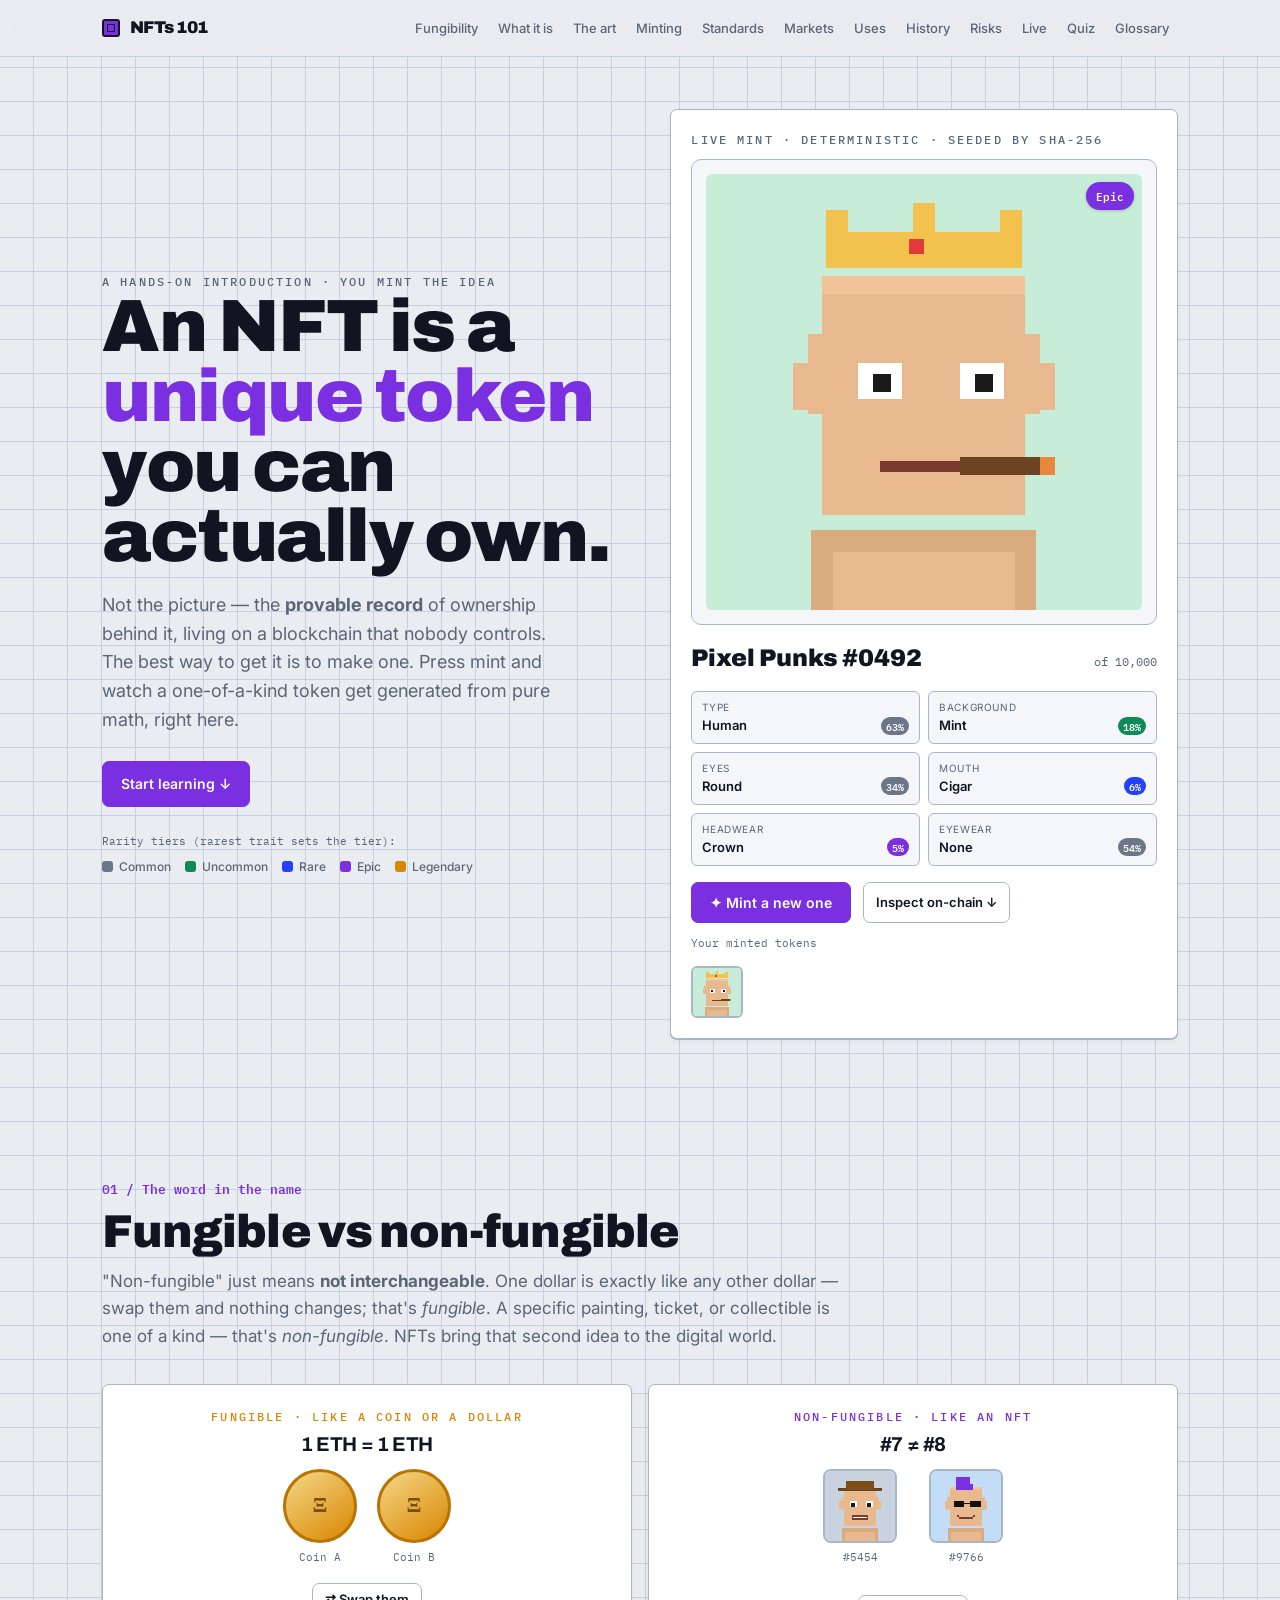
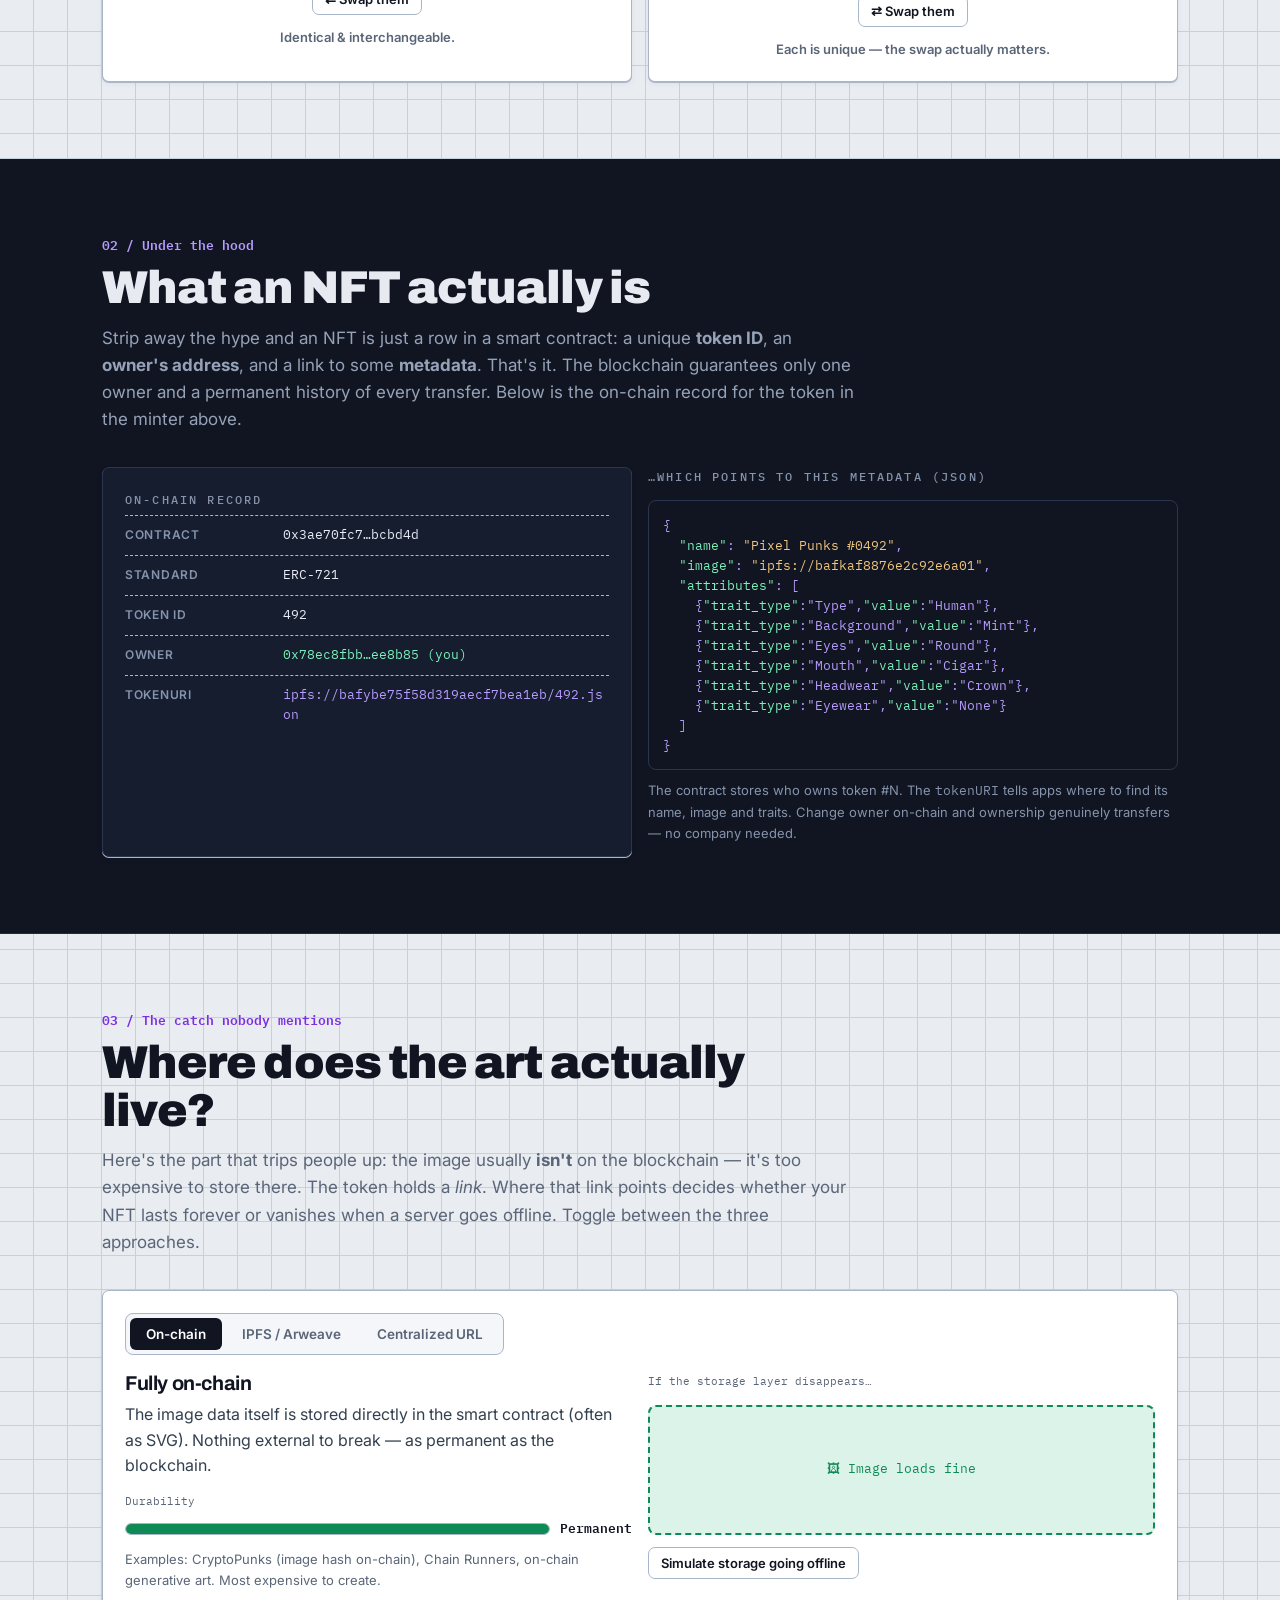
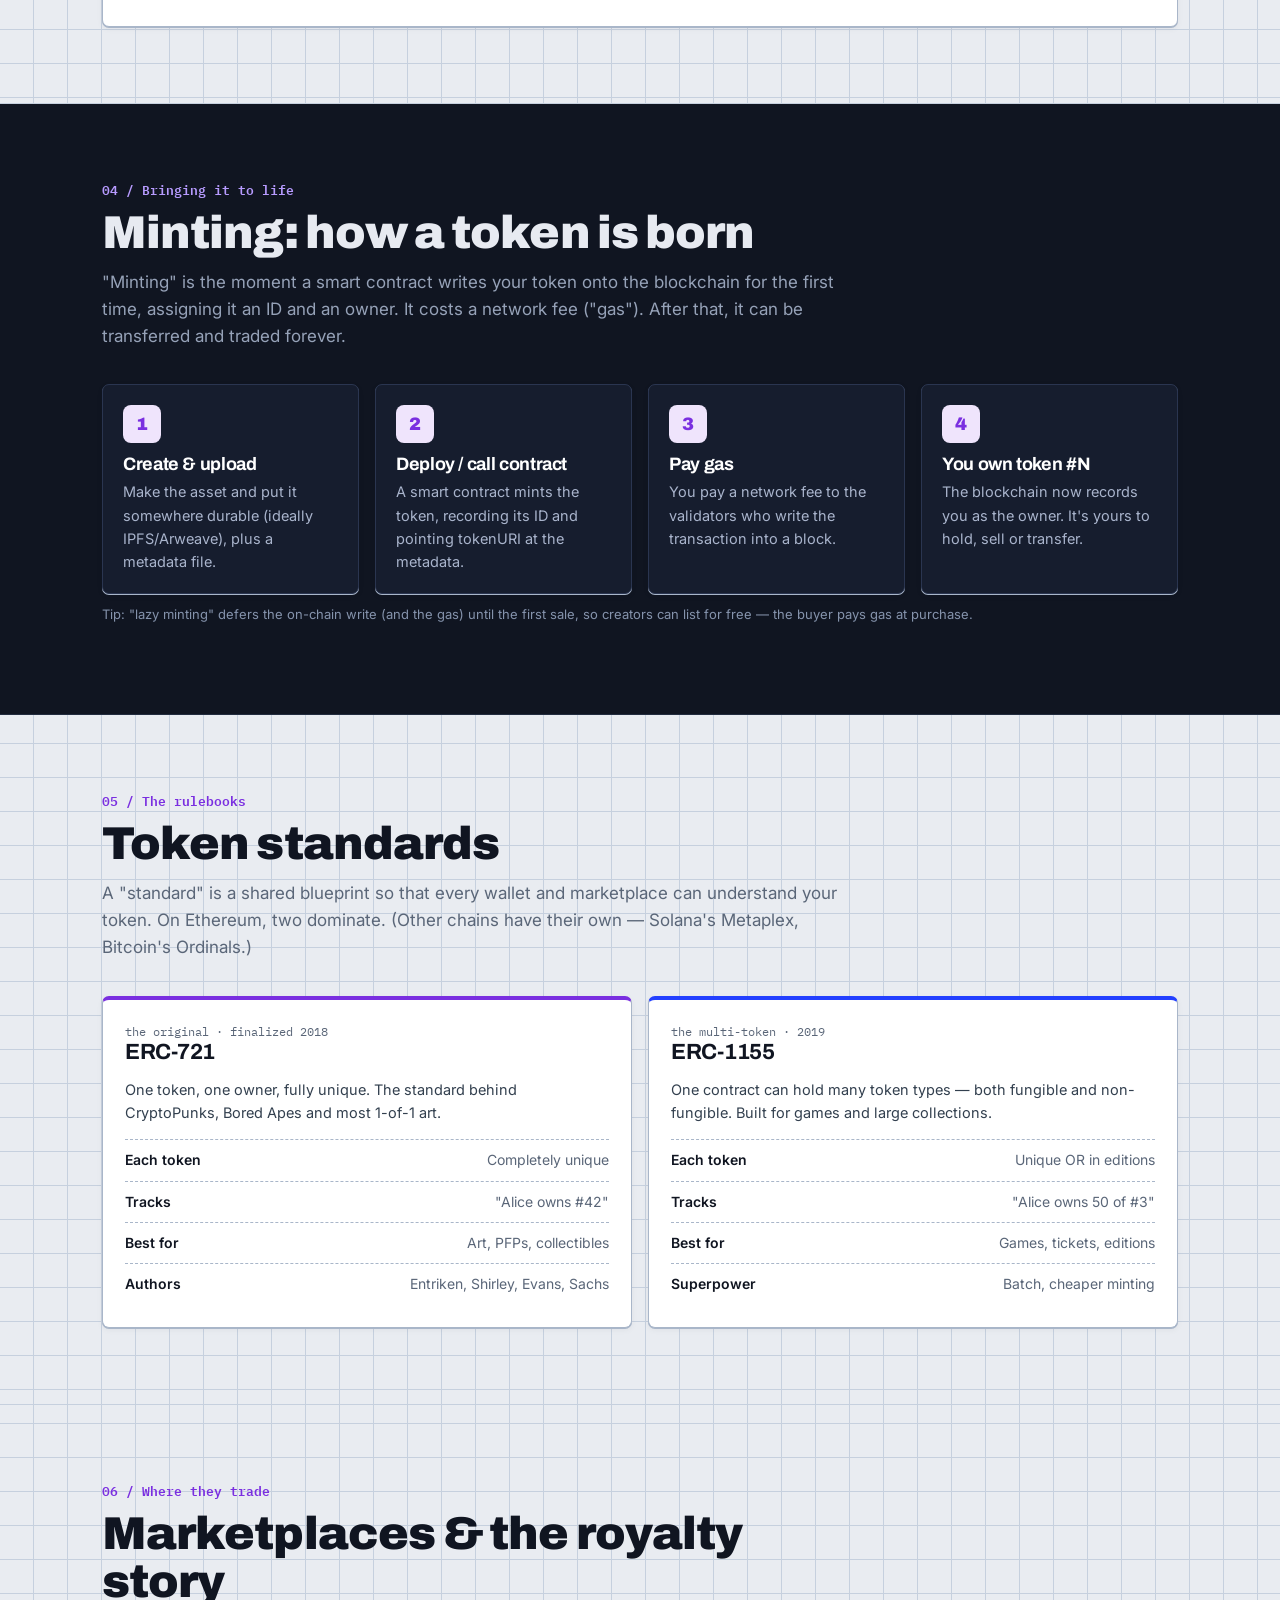
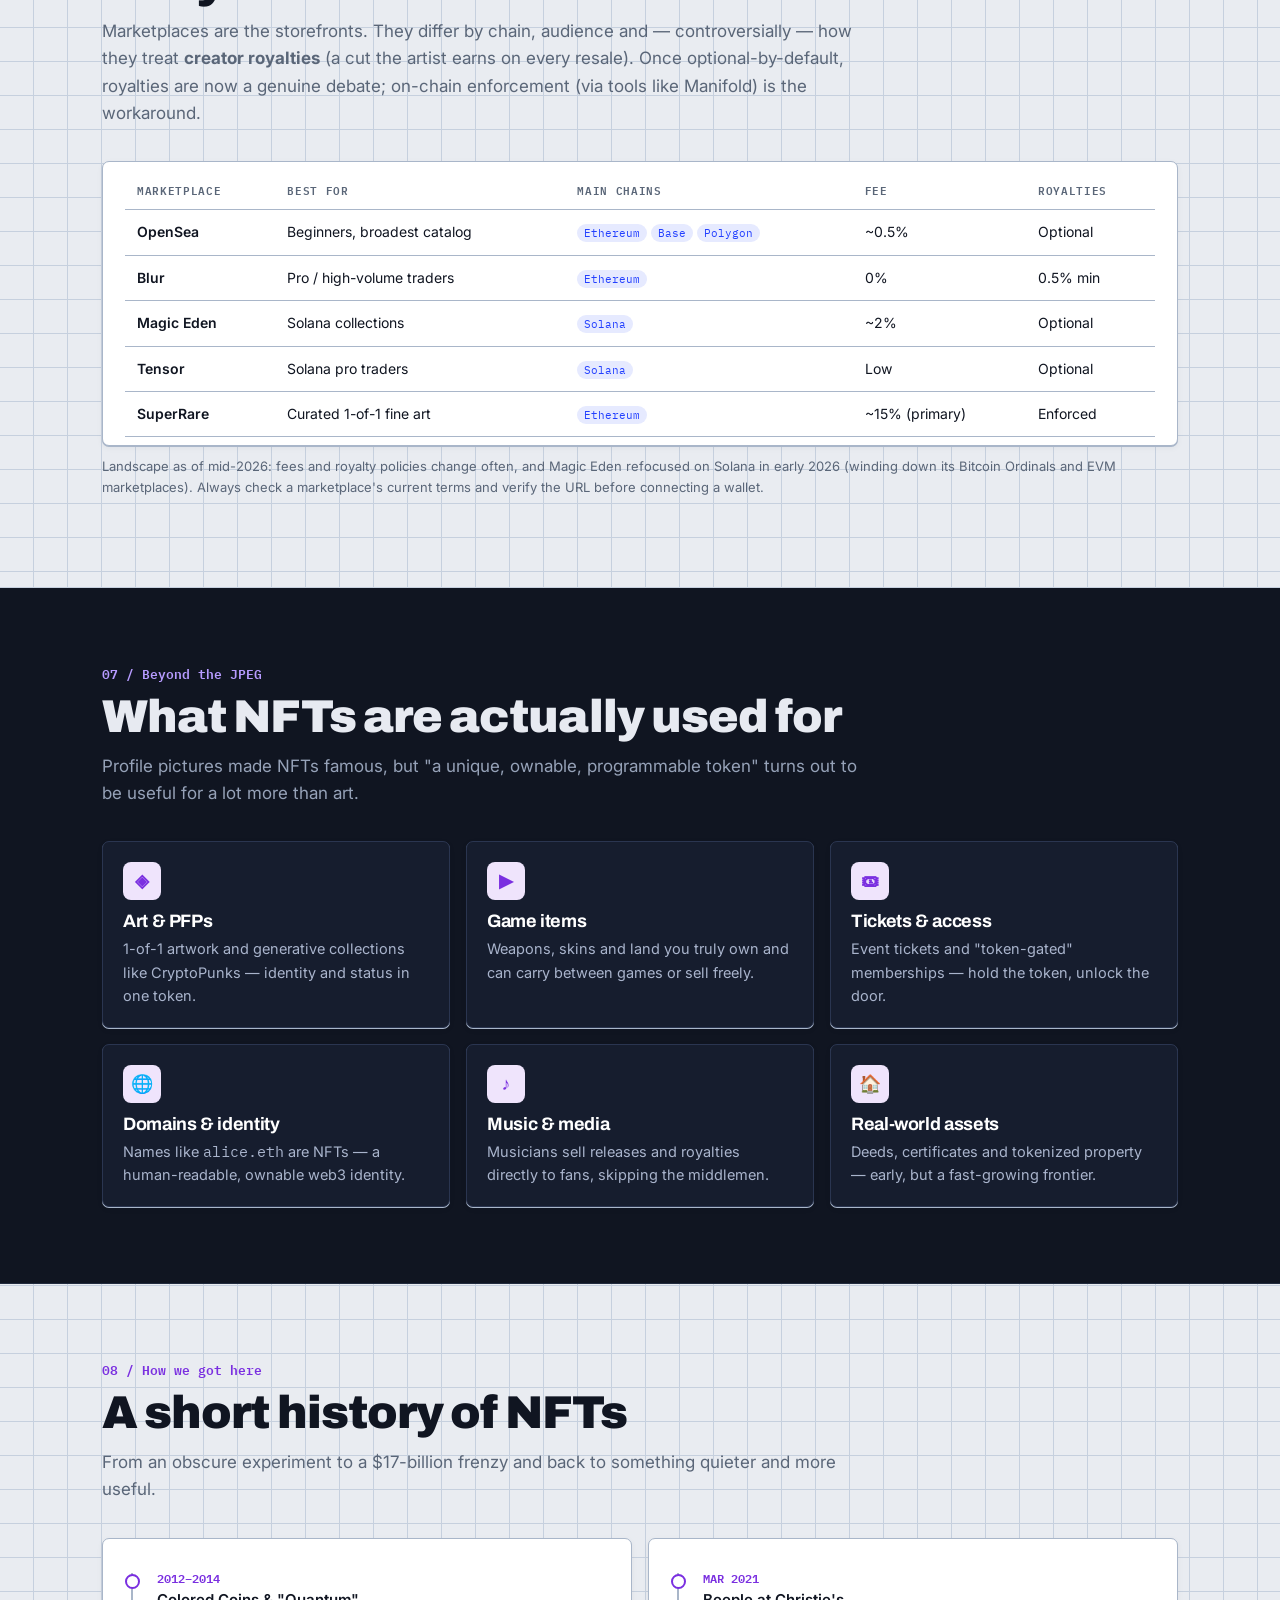
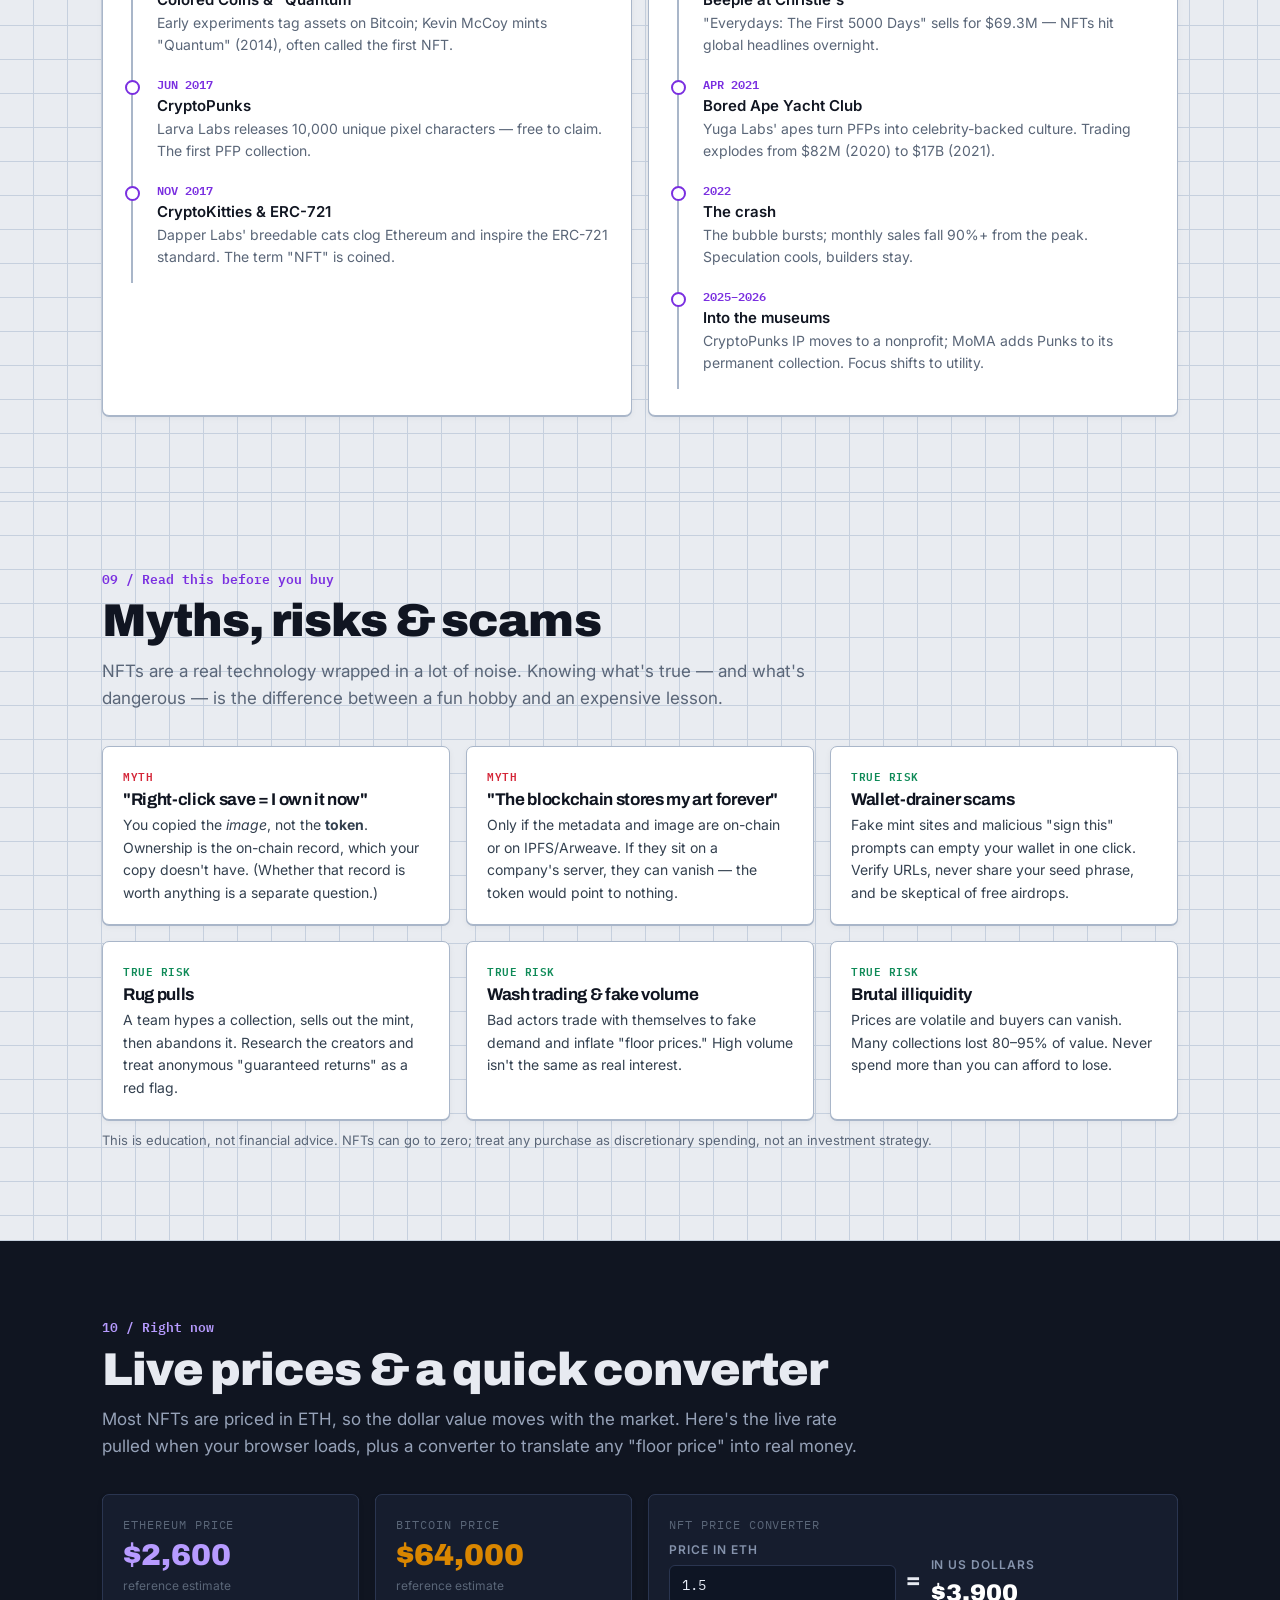
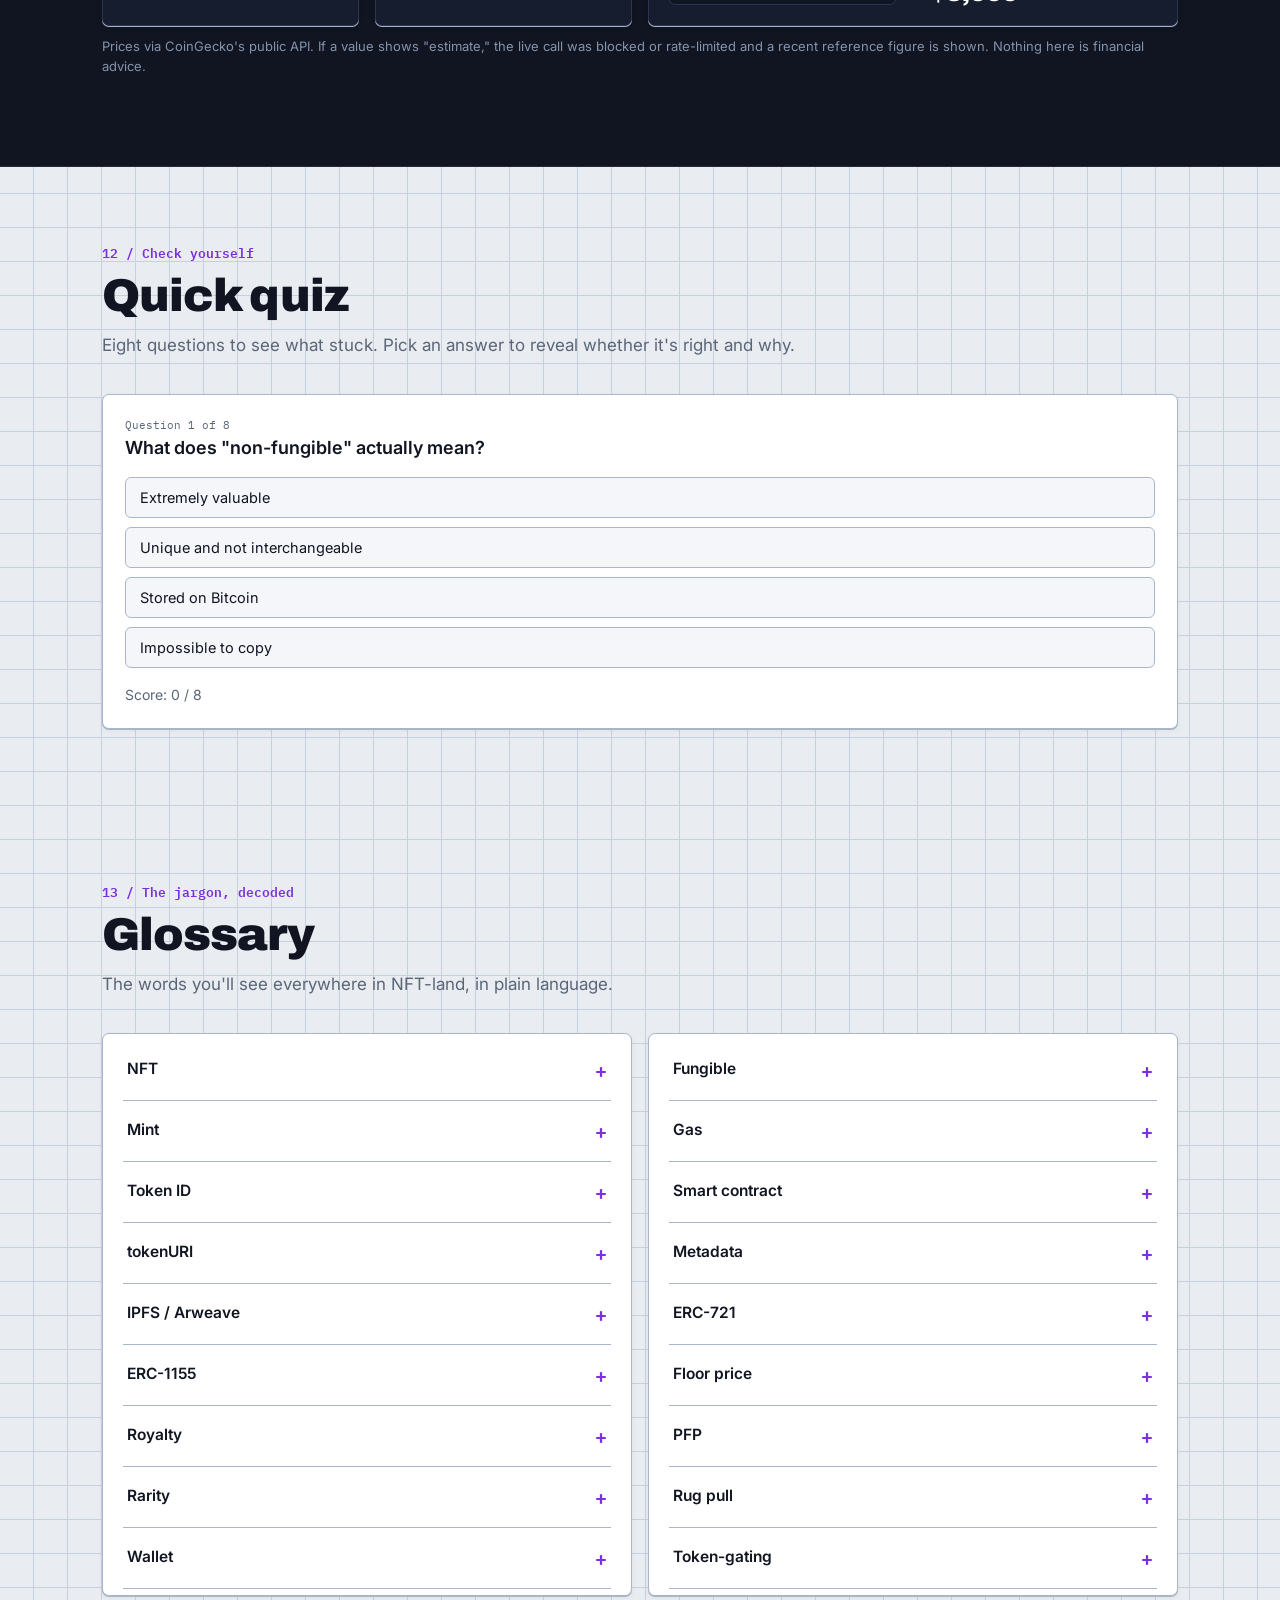
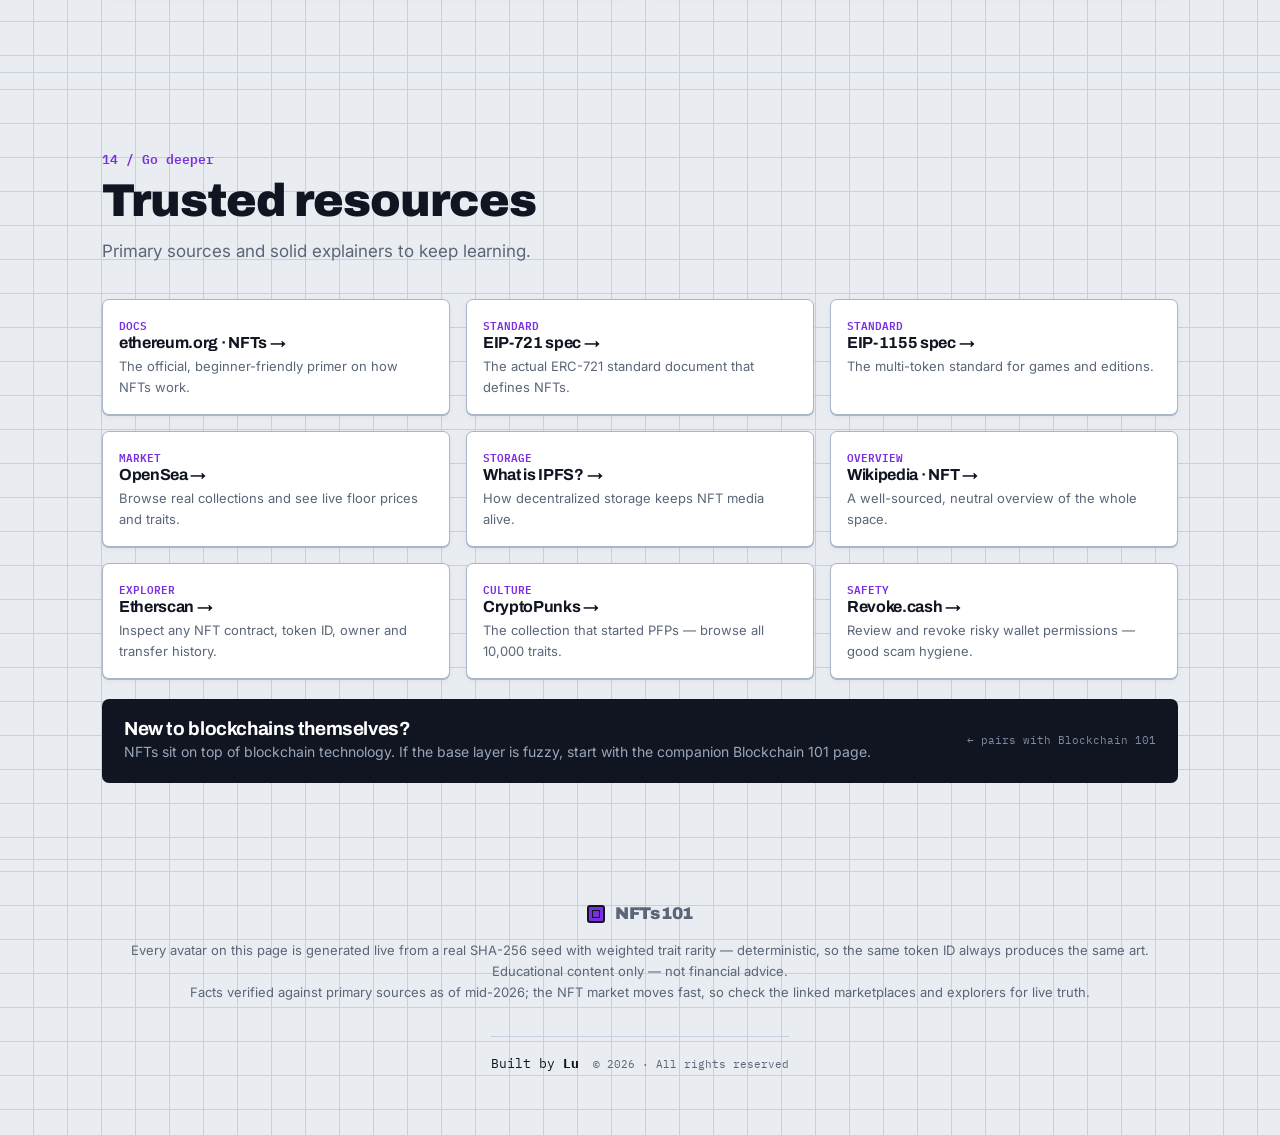
<file: nft-101.html>
<!DOCTYPE html>
<html lang="en">
<head>
<meta charset="UTF-8">
<meta name="viewport" content="width=device-width, initial-scale=1.0">
<title>NFTs 101 — Mint the Idea</title>
<link rel="preconnect" href="https://fonts.googleapis.com">
<link rel="preconnect" href="https://fonts.gstatic.com" crossorigin>
<link href="https://fonts.googleapis.com/css2?family=Archivo:wght@600;700;800;900&family=Inter:wght@400;500;600;700&family=IBM+Plex+Mono:wght@400;500;600&display=swap" rel="stylesheet">
<style>
  :root{
    --paper:#E9ECF1; --ink:#101521; --panel:#FFFFFF; --panel-2:#F4F6FA;
    --line:#C6D0DE; --line-strong:#A9B6C9; --muted:#5A6678;
    --cobalt:#2340FF; --cobalt-soft:#E6EAFF;
    --gold:#D98600; --gold-soft:#FBEDD2;
    --rare:#7A2FE0; --rare-soft:#EFE4FC;
    --valid:#0E8A57; --valid-soft:#DBF3E8;
    --invalid:#D42638; --invalid-soft:#FBE0E3;
    --r:7px; --maxw:1120px;
    --shadow:0 1px 0 var(--line-strong), 0 2px 6px rgba(16,21,33,.05);
    /* rarity ladder */
    --t-common:#6B7688; --t-uncommon:#0E8A57; --t-rare:#2340FF; --t-epic:#7A2FE0; --t-legendary:#D98600;
  }
  *{box-sizing:border-box}
  html{scroll-behavior:smooth}
  @media (prefers-reduced-motion:reduce){html{scroll-behavior:auto} *{animation-duration:.001ms!important;transition-duration:.001ms!important}}
  body{
    margin:0; background:var(--paper); color:var(--ink);
    font-family:'Inter',system-ui,sans-serif; line-height:1.6; font-size:16px;
    background-image:
      linear-gradient(var(--line) 1px,transparent 1px),
      linear-gradient(90deg,var(--line) 1px,transparent 1px);
    background-size:34px 34px; background-position:-1px -1px;
  }
  ::selection{background:var(--rare);color:#fff}
  a{color:var(--cobalt);text-decoration:none}
  a:hover{text-decoration:underline}
  h1,h2,h3,h4{font-family:'Archivo',sans-serif;line-height:1.05;margin:0;letter-spacing:-.02em}
  .mono{font-family:'IBM Plex Mono',monospace}
  .wrap{max-width:var(--maxw);margin:0 auto;padding:0 22px}
  .eyebrow{font-family:'IBM Plex Mono',monospace;font-size:12px;font-weight:500;letter-spacing:.18em;text-transform:uppercase;color:var(--muted)}
  button{font-family:'Inter',sans-serif;cursor:pointer}
  button:focus-visible,a:focus-visible,textarea:focus-visible,input:focus-visible,select:focus-visible,.qopt:focus-visible{outline:3px solid var(--rare);outline-offset:2px}
  .btn{background:var(--ink);color:#fff;border:1px solid var(--ink);padding:11px 18px;border-radius:var(--r);font-weight:600;font-size:14px;transition:transform .08s,background .15s}
  .btn:hover{background:#000;transform:translateY(-1px)}
  .btn:active{transform:translateY(0)}
  .btn.rare{background:var(--rare);border-color:var(--rare)}
  .btn.rare:hover{background:#661fc4}
  .btn.cobalt{background:var(--cobalt);border-color:var(--cobalt)}
  .btn.cobalt:hover{background:#1730d8}
  .btn.ghost{background:transparent;color:var(--ink);border:1px solid var(--line-strong)}
  .btn.ghost:hover{background:var(--panel-2);transform:translateY(-1px)}
  .btn:disabled{opacity:.5;cursor:not-allowed;transform:none}
  .btn.sm{padding:7px 12px;font-size:13px}

  nav{position:sticky;top:0;z-index:50;background:rgba(233,236,241,.86);backdrop-filter:blur(8px);border-bottom:1px solid var(--line)}
  .navbar{display:flex;align-items:center;justify-content:space-between;height:56px}
  .brand{display:flex;align-items:center;gap:10px;font-family:'Archivo';font-weight:900;font-size:17px;letter-spacing:-.03em}
  .brand .cube{width:18px;height:18px;border:2px solid var(--ink);border-radius:3px;position:relative;background:var(--rare)}
  .brand .cube::after{content:"";position:absolute;inset:3px;border:1px solid var(--ink)}
  .navlinks{display:flex;gap:2px;flex-wrap:wrap}
  .navlinks a{color:var(--muted);font-size:13px;font-weight:500;padding:6px 9px;border-radius:5px}
  .navlinks a:hover{color:var(--ink);background:var(--panel-2);text-decoration:none}
  .progress{position:fixed;top:0;left:0;height:3px;background:var(--rare);width:0;z-index:60;transition:width .1s}
  @media(max-width:900px){.navlinks{display:none}}

  section{padding:76px 0;border-bottom:1px solid var(--line)}
  .sechead{margin-bottom:34px;max-width:760px}
  .sechead .num{font-family:'IBM Plex Mono';color:var(--rare);font-weight:600;font-size:13px}
  .sechead h2{font-size:clamp(28px,4.2vw,46px);font-weight:900;margin:8px 0 12px}
  .sechead p{color:var(--muted);font-size:17px;margin:0}
  .dark{background:var(--ink);color:#E7EAF1;border-color:#222c3f;background-image:none}
  .dark .sechead p{color:#96A2B8}
  .dark .eyebrow{color:#8593AC}
  .dark a{color:#B79BFF}

  .card{background:var(--panel);border:1px solid var(--line-strong);border-radius:var(--r);box-shadow:var(--shadow)}
  .grid{display:grid;gap:16px}
  .g2{grid-template-columns:1fr 1fr}
  .g3{grid-template-columns:repeat(3,1fr)}
  .g4{grid-template-columns:repeat(4,1fr)}
  @media(max-width:820px){.g2,.g3,.g4{grid-template-columns:1fr}}

  textarea,input[type=text],input[type=number],select{
    width:100%;font-family:'IBM Plex Mono',monospace;font-size:14px;color:var(--ink);
    background:var(--panel-2);border:1px solid var(--line-strong);border-radius:6px;padding:10px 12px;resize:vertical
  }
  label.fld{display:block;font-size:12px;font-weight:600;color:var(--muted);text-transform:uppercase;letter-spacing:.08em;margin:0 0 5px}

  /* HERO */
  .hero{padding-top:52px;padding-bottom:64px}
  .hero-grid{display:grid;grid-template-columns:1.02fr .98fr;gap:40px;align-items:center}
  @media(max-width:900px){.hero-grid{grid-template-columns:1fr;gap:28px}}
  .hero h1{font-size:clamp(38px,7vw,74px);font-weight:900;line-height:.95}
  .hero h1 .hl{color:var(--rare)}
  .hero .lede{font-size:18px;color:var(--muted);max-width:470px;margin:18px 0 26px}
  .hero .cta-row{display:flex;gap:12px;flex-wrap:wrap}
  .legend{display:flex;gap:14px;flex-wrap:wrap;margin-top:26px}
  .legend .l{display:flex;align-items:center;gap:6px;font-size:12px;color:var(--muted);font-weight:500}
  .legend .l .sw{width:11px;height:11px;border-radius:3px}

  /* MINTER */
  .minter{padding:20px}
  .avatarframe{background:var(--panel-2);border:1px solid var(--line-strong);border-radius:10px;padding:14px;position:relative}
  .avatarframe svg{width:100%;height:auto;display:block;border-radius:6px;background:#fff}
  .tierbadge{position:absolute;top:22px;right:22px;font-family:'IBM Plex Mono';font-size:11px;font-weight:600;padding:5px 10px;border-radius:20px;color:#fff;box-shadow:0 1px 3px rgba(0,0,0,.2)}
  .tokenmeta{display:flex;justify-content:space-between;align-items:baseline;margin-top:14px}
  .tokenmeta .id{font-family:'Archivo';font-weight:900;font-size:24px}
  .tokenmeta .col{font-family:'IBM Plex Mono';font-size:12px;color:var(--muted)}
  .traits{display:grid;grid-template-columns:1fr 1fr;gap:8px;margin-top:14px}
  .trait{background:var(--panel-2);border:1px solid var(--line-strong);border-radius:6px;padding:7px 10px}
  .trait .k{font-size:10px;text-transform:uppercase;letter-spacing:.06em;color:var(--muted)}
  .trait .v{font-weight:600;font-size:13px;display:flex;justify-content:space-between;align-items:center;gap:6px}
  .trait .pct{font-family:'IBM Plex Mono';font-size:10px;padding:1px 5px;border-radius:10px;color:#fff}
  .gallery{display:flex;gap:8px;margin-top:14px;flex-wrap:wrap}
  .gallery .th{width:52px;height:52px;border-radius:6px;overflow:hidden;border:2px solid var(--line-strong);cursor:pointer;transition:transform .1s,border-color .15s}
  .gallery .th:hover{transform:translateY(-2px);border-color:var(--rare)}
  .gallery .th svg{width:100%;height:100%;display:block}

  /* FUNGIBLE COMPARISON */
  .fvn{display:grid;grid-template-columns:1fr 1fr;gap:16px}
  @media(max-width:720px){.fvn{grid-template-columns:1fr}}
  .fvn .col{padding:22px;text-align:center}
  .token-item{display:inline-flex;flex-direction:column;align-items:center;gap:6px;margin:0 8px}
  .coin{width:74px;height:74px;border-radius:50%;background:linear-gradient(145deg,#f4d788,#d98600);border:3px solid #b97300;display:flex;align-items:center;justify-content:center;font-family:'Archivo';font-weight:900;color:#7a4d00;font-size:22px}
  .fvn .swapbtn{margin-top:16px}
  .fvn .verdict{margin-top:12px;font-size:13px;min-height:20px;font-weight:600}

  /* INSPECTOR */
  .inspector{padding:22px}
  .kvrow{display:grid;grid-template-columns:150px 1fr;gap:8px;padding:9px 0;border-top:1px dashed var(--line-strong);font-size:14px;align-items:baseline}
  .kvrow .k{font-size:12px;text-transform:uppercase;letter-spacing:.06em;color:var(--muted);font-weight:600}
  .kvrow .v{font-family:'IBM Plex Mono';font-size:13px;word-break:break-all}
  .jsonblock{font-family:'IBM Plex Mono';font-size:12.5px;background:var(--ink);color:#B79BFF;padding:14px;border-radius:8px;white-space:pre;overflow-x:auto;line-height:1.6;margin-top:14px;border:1px solid #2a3550}
  .jsonblock .key{color:#7CF0B8} .jsonblock .str{color:#F0C57C} .jsonblock .num{color:#8AB4FF}

  /* STORAGE TOGGLE */
  .segbar{display:inline-flex;background:var(--panel-2);border:1px solid var(--line-strong);border-radius:8px;padding:4px;gap:4px;margin-bottom:18px;flex-wrap:wrap}
  .segbar button{border:none;background:transparent;padding:8px 16px;border-radius:6px;font-weight:600;font-size:13.5px;color:var(--muted)}
  .segbar button.on{background:var(--ink);color:#fff}
  .storagepanel{padding:22px}
  .durability{display:flex;align-items:center;gap:10px;margin-top:8px}
  .dbar{flex:1;height:12px;border-radius:6px;background:var(--panel-2);overflow:hidden;border:1px solid var(--line-strong)}
  .dbar span{display:block;height:100%;transition:width .5s,background .5s}
  .imgstate{width:100%;height:130px;border-radius:8px;display:flex;align-items:center;justify-content:center;font-family:'IBM Plex Mono';font-size:13px;margin-top:14px;border:2px dashed var(--line-strong);color:var(--muted);transition:all .4s}
  .imgstate.broken{background:var(--invalid-soft);border-color:var(--invalid);color:var(--invalid)}
  .imgstate.ok{background:var(--valid-soft);border-color:var(--valid);color:var(--valid)}

  .concept{padding:20px}
  .concept .ic{width:38px;height:38px;border-radius:8px;background:var(--rare-soft);display:flex;align-items:center;justify-content:center;font-family:'Archivo';font-weight:900;color:var(--rare);margin-bottom:12px;font-size:18px}
  .concept h4{font-size:18px;margin-bottom:6px}
  .concept p{margin:0;font-size:14.5px;color:#33404f}

  /* STANDARDS / MARKETS COMPARISON */
  .cmp{display:grid;grid-template-columns:1fr 1fr;gap:16px}
  @media(max-width:820px){.cmp{grid-template-columns:1fr}}
  .cmp .col{padding:22px}
  .cmp .col h3{font-size:22px;margin-bottom:4px}
  .cmp .col .tag{font-family:'IBM Plex Mono';font-size:12px;color:var(--muted)}
  .kv{display:flex;justify-content:space-between;gap:12px;padding:9px 0;border-top:1px dashed var(--line-strong);font-size:14px}
  .kv b{font-weight:600}.kv span{color:var(--muted);text-align:right}

  table.mkt{width:100%;border-collapse:collapse;font-size:14px}
  table.mkt th,table.mkt td{text-align:left;padding:11px 12px;border-bottom:1px solid var(--line-strong)}
  table.mkt th{font-family:'IBM Plex Mono';font-size:11px;text-transform:uppercase;letter-spacing:.06em;color:var(--muted);font-weight:600}
  table.mkt td:first-child{font-weight:600}
  .chainpill{font-size:11px;font-family:'IBM Plex Mono';padding:2px 7px;border-radius:10px;background:var(--cobalt-soft);color:var(--cobalt)}

  /* TIMELINE */
  .tl{position:relative;padding-left:26px;margin-top:8px}
  .tl::before{content:"";position:absolute;left:6px;top:4px;bottom:4px;width:2px;background:var(--line-strong)}
  .tl .ev{position:relative;padding:0 0 18px 6px}
  .tl .ev::before{content:"";position:absolute;left:-26px;top:5px;width:11px;height:11px;border-radius:50%;background:var(--panel);border:2px solid var(--rare)}
  .tl .ev .d{font-family:'IBM Plex Mono';font-size:12px;color:var(--rare);font-weight:600}
  .tl .ev .t{font-weight:600;font-size:15px}
  .tl .ev .x{color:var(--muted);font-size:14px}

  /* STATS */
  .stat{padding:20px;text-align:left}
  .stat .k{font-family:'IBM Plex Mono';font-size:12px;color:var(--muted);text-transform:uppercase;letter-spacing:.08em}
  .stat .v{font-family:'Archivo';font-weight:900;font-size:30px;margin-top:6px;line-height:1}
  .stat .s{font-size:12px;color:var(--muted);margin-top:6px}
  .livebadge{display:inline-flex;align-items:center;gap:6px;font-size:11px;font-family:'IBM Plex Mono';color:var(--valid);font-weight:600}
  .livebadge .dot{width:7px;height:7px;background:var(--valid);border-radius:50%;animation:blink 1.4s infinite}
  @keyframes blink{50%{opacity:.25}}
  .conv{display:flex;gap:10px;align-items:flex-end;flex-wrap:wrap;margin-top:6px}

  /* MYTH CARDS */
  .myth{padding:20px}
  .myth .tagline{font-family:'IBM Plex Mono';font-size:11px;font-weight:600;letter-spacing:.05em;text-transform:uppercase}
  .myth.debunk .tagline{color:var(--invalid)} .myth.truth .tagline{color:var(--valid)}
  .myth h4{font-size:17px;margin:6px 0}
  .myth p{margin:0;font-size:14px;color:#33404f}

  /* QUIZ */
  .quiz{padding:22px}
  .qq{font-weight:600;font-size:18px;margin-bottom:14px}
  .qopts{display:grid;gap:9px}
  .qopt{text-align:left;background:var(--panel-2);border:1px solid var(--line-strong);border-radius:6px;padding:11px 14px;font-size:14.5px;font-family:'Inter';color:var(--ink);transition:background .12s}
  .qopt:hover:not(:disabled){background:var(--rare-soft);border-color:var(--rare)}
  .qopt.correct{background:var(--valid-soft);border-color:var(--valid);color:var(--valid);font-weight:600}
  .qopt.wrong{background:var(--invalid-soft);border-color:var(--invalid);color:var(--invalid)}
  .qexpl{margin-top:14px;padding:12px 14px;background:var(--rare-soft);border-radius:6px;font-size:14px;display:none}
  .qexpl.show{display:block}
  .qbar{display:flex;justify-content:space-between;align-items:center;margin-top:16px;font-size:14px;color:var(--muted)}

  .gitem{border-bottom:1px solid var(--line-strong)}
  .gitem summary{cursor:pointer;padding:14px 4px;font-weight:600;font-size:15.5px;list-style:none;display:flex;justify-content:space-between;align-items:center}
  .gitem summary::-webkit-details-marker{display:none}
  .gitem summary::after{content:"+";font-family:'IBM Plex Mono';color:var(--rare);font-size:20px;font-weight:600}
  .gitem[open] summary::after{content:"–"}
  .gitem p{margin:0 4px 16px;color:#38424f;font-size:14.5px}

  .res{display:flex;gap:12px;align-items:flex-start;padding:16px;text-decoration:none;color:var(--ink);transition:transform .1s}
  .res:hover{transform:translateY(-2px);text-decoration:none}
  .res .rn{font-family:'IBM Plex Mono';font-size:11px;color:var(--rare);font-weight:600}
  .res h4{font-size:16px;margin:2px 0 4px}
  .res p{margin:0;font-size:13px;color:var(--muted)}

  .crosslink{display:flex;align-items:center;justify-content:space-between;gap:16px;padding:20px 22px;background:var(--ink);color:#fff;border-radius:var(--r);flex-wrap:wrap}
  .crosslink h4{font-size:19px;color:#fff}
  .crosslink p{margin:2px 0 0;color:#9aa6bd;font-size:14px}

  footer{padding:40px 0 60px;text-align:center;color:var(--muted);font-size:13px}
  .note{font-size:13px;color:var(--muted);margin-top:10px}
  .cap{font-family:'IBM Plex Mono';font-size:11px;color:var(--muted)}
</style>
</head>
<body>
<div class="progress" id="progress"></div>
<nav>
  <div class="wrap navbar">
    <div class="brand"><span class="cube"></span> NFTs&nbsp;101</div>
    <div class="navlinks">
      <a href="#basics">Fungibility</a>
      <a href="#inside">What it is</a>
      <a href="#storage">The art</a>
      <a href="#mint">Minting</a>
      <a href="#standards">Standards</a>
      <a href="#markets">Markets</a>
      <a href="#uses">Uses</a>
      <a href="#history">History</a>
      <a href="#risks">Risks</a>
      <a href="#live">Live</a>
      <a href="#quiz">Quiz</a>
      <a href="#glossary">Glossary</a>
    </div>
  </div>
</nav>

<!-- HERO -->
<header class="hero wrap">
  <div class="hero-grid">
    <div>
      <div class="eyebrow">A hands-on introduction · you mint the idea</div>
      <h1>An NFT is a <span class="hl">unique token</span> you can actually own.</h1>
      <p class="lede">Not the picture — the <b>provable record</b> of ownership behind it, living on a blockchain that nobody controls. The best way to get it is to make one. Press mint and watch a one-of-a-kind token get generated from pure math, right here.</p>
      <div class="cta-row">
        <a href="#basics" class="btn rare">Start learning ↓</a>
      </div>
      <div class="legend">
        <span class="cap" style="width:100%;margin-bottom:-8px">Rarity tiers (rarest trait sets the tier):</span>
        <div class="l"><span class="sw" style="background:var(--t-common)"></span>Common</div>
        <div class="l"><span class="sw" style="background:var(--t-uncommon)"></span>Uncommon</div>
        <div class="l"><span class="sw" style="background:var(--t-rare)"></span>Rare</div>
        <div class="l"><span class="sw" style="background:var(--t-epic)"></span>Epic</div>
        <div class="l"><span class="sw" style="background:var(--t-legendary)"></span>Legendary</div>
      </div>
    </div>
    <div class="card minter" id="minterCard">
      <div class="eyebrow" style="margin-bottom:10px">Live mint · deterministic · seeded by SHA-256</div>
      <div class="avatarframe">
        <div class="tierbadge" id="tierBadge">—</div>
        <div id="avatarHolder"></div>
      </div>
      <div class="tokenmeta">
        <div class="id" id="tokenId">Pixel Punks #—</div>
        <div class="col" id="collSize">of 10,000</div>
      </div>
      <div class="traits" id="traitList"></div>
      <div class="cta-row" style="margin-top:16px">
        <button class="btn rare" id="mintBtn">✦ Mint a new one</button>
        <button class="btn ghost sm" id="inspectJump">Inspect on-chain ↓</button>
      </div>
      <div class="cap" style="margin-top:12px">Your minted tokens</div>
      <div class="gallery" id="gallery"></div>
    </div>
  </div>
</header>

<!-- FUNGIBILITY -->
<section id="basics">
  <div class="wrap">
    <div class="sechead">
      <div class="num">01 / The word in the name</div>
      <h2>Fungible vs non-fungible</h2>
      <p>"Non-fungible" just means <b>not interchangeable</b>. One dollar is exactly like any other dollar — swap them and nothing changes; that's <i>fungible</i>. A specific painting, ticket, or collectible is one of a kind — that's <i>non-fungible</i>. NFTs bring that second idea to the digital world.</p>
    </div>
    <div class="fvn">
      <div class="card col">
        <div class="eyebrow" style="color:var(--gold)">Fungible · like a coin or a dollar</div>
        <h3 style="font-size:20px;margin:8px 0 14px">1 ETH = 1 ETH</h3>
        <div>
          <span class="token-item"><span class="coin" id="coinA">Ξ</span><span class="cap">Coin A</span></span>
          <span class="token-item"><span class="coin" id="coinB">Ξ</span><span class="cap">Coin B</span></span>
        </div>
        <div><button class="btn ghost sm swapbtn" id="swapFung">⇄ Swap them</button></div>
        <div class="verdict" id="fungVerdict" style="color:var(--muted)">Identical &amp; interchangeable.</div>
      </div>
      <div class="card col">
        <div class="eyebrow" style="color:var(--rare)">Non-fungible · like an NFT</div>
        <h3 style="font-size:20px;margin:8px 0 14px">#7 ≠ #8</h3>
        <div id="nftPairHolder" style="display:flex;justify-content:center;gap:16px"></div>
        <div style="margin-top:12px"><button class="btn ghost sm swapbtn" id="swapNonFung">⇄ Swap them</button></div>
        <div class="verdict" id="nftVerdict" style="color:var(--muted)">Each is unique — the swap actually matters.</div>
      </div>
    </div>
  </div>
</section>

<!-- WHAT IT IS -->
<section id="inside" class="dark">
  <div class="wrap">
    <div class="sechead">
      <div class="num" style="color:#B79BFF">02 / Under the hood</div>
      <h2>What an NFT actually is</h2>
      <p>Strip away the hype and an NFT is just a row in a smart contract: a unique <b>token ID</b>, an <b>owner's address</b>, and a link to some <b>metadata</b>. That's it. The blockchain guarantees only one owner and a permanent history of every transfer. Below is the on-chain record for the token in the minter above.</p>
    </div>
    <div class="grid g2">
      <div class="card inspector" style="background:#161d2e;border-color:#2a3550;color:#e7ecf7">
        <div class="eyebrow" style="color:#8593AC;margin-bottom:6px">On-chain record</div>
        <div class="kvrow"><span class="k" style="color:#8593AC">Contract</span><span class="v" id="inspContract" style="color:#e7ecf7">—</span></div>
        <div class="kvrow"><span class="k" style="color:#8593AC">Standard</span><span class="v" id="inspStd" style="color:#e7ecf7">ERC-721</span></div>
        <div class="kvrow"><span class="k" style="color:#8593AC">Token ID</span><span class="v" id="inspId" style="color:#e7ecf7">—</span></div>
        <div class="kvrow"><span class="k" style="color:#8593AC">Owner</span><span class="v" id="inspOwner" style="color:#7CF0B8">—</span></div>
        <div class="kvrow"><span class="k" style="color:#8593AC">tokenURI</span><span class="v" id="inspUri" style="color:#B79BFF">—</span></div>
      </div>
      <div>
        <div class="eyebrow" style="color:#8593AC;margin-bottom:6px">…which points to this metadata (JSON)</div>
        <div class="jsonblock" id="metaJson">—</div>
        <p class="note" style="color:#8593AC">The contract stores who owns token #N. The <span class="mono">tokenURI</span> tells apps where to find its name, image and traits. Change owner on-chain and ownership genuinely transfers — no company needed.</p>
      </div>
    </div>
  </div>
</section>

<!-- STORAGE -->
<section id="storage">
  <div class="wrap">
    <div class="sechead">
      <div class="num">03 / The catch nobody mentions</div>
      <h2>Where does the art actually live?</h2>
      <p>Here's the part that trips people up: the image usually <b>isn't</b> on the blockchain — it's too expensive to store there. The token holds a <i>link</i>. Where that link points decides whether your NFT lasts forever or vanishes when a server goes offline. Toggle between the three approaches.</p>
    </div>
    <div class="card storagepanel">
      <div class="segbar" id="storageSeg">
        <button data-mode="onchain" class="on">On-chain</button>
        <button data-mode="ipfs">IPFS / Arweave</button>
        <button data-mode="url">Centralized URL</button>
      </div>
      <div class="grid g2" style="align-items:start">
        <div>
          <h3 id="storeTitle" style="font-size:20px;margin-bottom:8px">Fully on-chain</h3>
          <p id="storeDesc" style="color:#33404f;margin:0 0 14px"></p>
          <div class="cap">Durability</div>
          <div class="durability"><div class="dbar"><span id="durBar" style="width:100%;background:var(--valid)"></span></div><span class="mono" id="durLabel" style="font-size:13px;font-weight:600">Permanent</span></div>
          <p class="note" id="storeExample"></p>
        </div>
        <div>
          <div class="cap">If the storage layer disappears…</div>
          <div class="imgstate ok" id="imgState">🖼 Image loads fine</div>
          <button class="btn ghost sm" id="killServer" style="margin-top:12px">Simulate storage going offline</button>
        </div>
      </div>
    </div>
  </div>
</section>

<!-- MINTING -->
<section id="mint" class="dark">
  <div class="wrap">
    <div class="sechead">
      <div class="num" style="color:#B79BFF">04 / Bringing it to life</div>
      <h2>Minting: how a token is born</h2>
      <p>"Minting" is the moment a smart contract writes your token onto the blockchain for the first time, assigning it an ID and an owner. It costs a network fee ("gas"). After that, it can be transferred and traded forever.</p>
    </div>
    <div class="grid g4">
      <div class="card concept" style="background:#161d2e;border-color:#2a3550"><div class="ic">1</div><h4 style="color:#fff">Create &amp; upload</h4><p style="color:#a9b4cc">Make the asset and put it somewhere durable (ideally IPFS/Arweave), plus a metadata file.</p></div>
      <div class="card concept" style="background:#161d2e;border-color:#2a3550"><div class="ic">2</div><h4 style="color:#fff">Deploy / call contract</h4><p style="color:#a9b4cc">A smart contract mints the token, recording its ID and pointing tokenURI at the metadata.</p></div>
      <div class="card concept" style="background:#161d2e;border-color:#2a3550"><div class="ic">3</div><h4 style="color:#fff">Pay gas</h4><p style="color:#a9b4cc">You pay a network fee to the validators who write the transaction into a block.</p></div>
      <div class="card concept" style="background:#161d2e;border-color:#2a3550"><div class="ic">4</div><h4 style="color:#fff">You own token #N</h4><p style="color:#a9b4cc">The blockchain now records you as the owner. It's yours to hold, sell or transfer.</p></div>
    </div>
    <p class="note" style="color:#8593AC">Tip: "lazy minting" defers the on-chain write (and the gas) until the first sale, so creators can list for free — the buyer pays gas at purchase.</p>
  </div>
</section>

<!-- STANDARDS -->
<section id="standards">
  <div class="wrap">
    <div class="sechead">
      <div class="num">05 / The rulebooks</div>
      <h2>Token standards</h2>
      <p>A "standard" is a shared blueprint so that every wallet and marketplace can understand your token. On Ethereum, two dominate. (Other chains have their own — Solana's Metaplex, Bitcoin's Ordinals.)</p>
    </div>
    <div class="cmp">
      <div class="card col" style="border-top:4px solid var(--rare)">
        <div class="tag">the original · finalized 2018</div>
        <h3>ERC-721</h3>
        <p style="color:#33404f;font-size:14.5px">One token, one owner, fully unique. The standard behind CryptoPunks, Bored Apes and most 1-of-1 art.</p>
        <div class="kv"><b>Each token</b><span>Completely unique</span></div>
        <div class="kv"><b>Tracks</b><span>"Alice owns #42"</span></div>
        <div class="kv"><b>Best for</b><span>Art, PFPs, collectibles</span></div>
        <div class="kv"><b>Authors</b><span>Entriken, Shirley, Evans, Sachs</span></div>
      </div>
      <div class="card col" style="border-top:4px solid var(--cobalt)">
        <div class="tag">the multi-token · 2019</div>
        <h3>ERC-1155</h3>
        <p style="color:#33404f;font-size:14.5px">One contract can hold many token types — both fungible and non-fungible. Built for games and large collections.</p>
        <div class="kv"><b>Each token</b><span>Unique OR in editions</span></div>
        <div class="kv"><b>Tracks</b><span>"Alice owns 50 of #3"</span></div>
        <div class="kv"><b>Best for</b><span>Games, tickets, editions</span></div>
        <div class="kv"><b>Superpower</b><span>Batch, cheaper minting</span></div>
      </div>
    </div>
  </div>
</section>

<!-- MARKETS -->
<section id="markets">
  <div class="wrap">
    <div class="sechead">
      <div class="num">06 / Where they trade</div>
      <h2>Marketplaces &amp; the royalty story</h2>
      <p>Marketplaces are the storefronts. They differ by chain, audience and — controversially — how they treat <b>creator royalties</b> (a cut the artist earns on every resale). Once optional-by-default, royalties are now a genuine debate; on-chain enforcement (via tools like Manifold) is the workaround.</p>
    </div>
    <div class="card" style="padding:8px 22px;overflow-x:auto">
      <table class="mkt">
        <thead><tr><th>Marketplace</th><th>Best for</th><th>Main chains</th><th>Fee</th><th>Royalties</th></tr></thead>
        <tbody>
          <tr><td>OpenSea</td><td>Beginners, broadest catalog</td><td><span class="chainpill">Ethereum</span> <span class="chainpill">Base</span> <span class="chainpill">Polygon</span></td><td>~0.5%</td><td>Optional</td></tr>
          <tr><td>Blur</td><td>Pro / high-volume traders</td><td><span class="chainpill">Ethereum</span></td><td>0%</td><td>0.5% min</td></tr>
          <tr><td>Magic Eden</td><td>Solana collections</td><td><span class="chainpill">Solana</span></td><td>~2%</td><td>Optional</td></tr>
          <tr><td>Tensor</td><td>Solana pro traders</td><td><span class="chainpill">Solana</span></td><td>Low</td><td>Optional</td></tr>
          <tr><td>SuperRare</td><td>Curated 1-of-1 fine art</td><td><span class="chainpill">Ethereum</span></td><td>~15% (primary)</td><td>Enforced</td></tr>
        </tbody>
      </table>
    </div>
    <p class="note">Landscape as of mid-2026: fees and royalty policies change often, and Magic Eden refocused on Solana in early 2026 (winding down its Bitcoin Ordinals and EVM marketplaces). Always check a marketplace's current terms and verify the URL before connecting a wallet.</p>
  </div>
</section>

<!-- USES -->
<section id="uses" class="dark">
  <div class="wrap">
    <div class="sechead">
      <div class="num" style="color:#B79BFF">07 / Beyond the JPEG</div>
      <h2>What NFTs are actually used for</h2>
      <p>Profile pictures made NFTs famous, but "a unique, ownable, programmable token" turns out to be useful for a lot more than art.</p>
    </div>
    <div class="grid g3">
      <div class="card concept" style="background:#161d2e;border-color:#2a3550"><div class="ic">◈</div><h4 style="color:#fff">Art &amp; PFPs</h4><p style="color:#a9b4cc">1-of-1 artwork and generative collections like CryptoPunks — identity and status in one token.</p></div>
      <div class="card concept" style="background:#161d2e;border-color:#2a3550"><div class="ic">▶</div><h4 style="color:#fff">Game items</h4><p style="color:#a9b4cc">Weapons, skins and land you truly own and can carry between games or sell freely.</p></div>
      <div class="card concept" style="background:#161d2e;border-color:#2a3550"><div class="ic">🎟</div><h4 style="color:#fff">Tickets &amp; access</h4><p style="color:#a9b4cc">Event tickets and "token-gated" memberships — hold the token, unlock the door.</p></div>
      <div class="card concept" style="background:#161d2e;border-color:#2a3550"><div class="ic">🌐</div><h4 style="color:#fff">Domains &amp; identity</h4><p style="color:#a9b4cc">Names like <span class="mono">alice.eth</span> are NFTs — a human-readable, ownable web3 identity.</p></div>
      <div class="card concept" style="background:#161d2e;border-color:#2a3550"><div class="ic">♪</div><h4 style="color:#fff">Music &amp; media</h4><p style="color:#a9b4cc">Musicians sell releases and royalties directly to fans, skipping the middlemen.</p></div>
      <div class="card concept" style="background:#161d2e;border-color:#2a3550"><div class="ic">🏠</div><h4 style="color:#fff">Real-world assets</h4><p style="color:#a9b4cc">Deeds, certificates and tokenized property — early, but a fast-growing frontier.</p></div>
    </div>
  </div>
</section>

<!-- HISTORY -->
<section id="history">
  <div class="wrap">
    <div class="sechead">
      <div class="num">08 / How we got here</div>
      <h2>A short history of NFTs</h2>
      <p>From an obscure experiment to a $17-billion frenzy and back to something quieter and more useful.</p>
    </div>
    <div class="grid g2">
      <div class="card" style="padding:22px">
        <div class="tl">
          <div class="ev"><div class="d">2012–2014</div><div class="t">Colored Coins &amp; "Quantum"</div><div class="x">Early experiments tag assets on Bitcoin; Kevin McCoy mints "Quantum" (2014), often called the first NFT.</div></div>
          <div class="ev"><div class="d">JUN 2017</div><div class="t">CryptoPunks</div><div class="x">Larva Labs releases 10,000 unique pixel characters — free to claim. The first PFP collection.</div></div>
          <div class="ev"><div class="d">NOV 2017</div><div class="t">CryptoKitties &amp; ERC-721</div><div class="x">Dapper Labs' breedable cats clog Ethereum and inspire the ERC-721 standard. The term "NFT" is coined.</div></div>
        </div>
      </div>
      <div class="card" style="padding:22px">
        <div class="tl">
          <div class="ev"><div class="d">MAR 2021</div><div class="t">Beeple at Christie's</div><div class="x">"Everydays: The First 5000 Days" sells for $69.3M — NFTs hit global headlines overnight.</div></div>
          <div class="ev"><div class="d">APR 2021</div><div class="t">Bored Ape Yacht Club</div><div class="x">Yuga Labs' apes turn PFPs into celebrity-backed culture. Trading explodes from $82M (2020) to $17B (2021).</div></div>
          <div class="ev"><div class="d">2022</div><div class="t">The crash</div><div class="x">The bubble bursts; monthly sales fall 90%+ from the peak. Speculation cools, builders stay.</div></div>
          <div class="ev"><div class="d">2025–2026</div><div class="t">Into the museums</div><div class="x">CryptoPunks IP moves to a nonprofit; MoMA adds Punks to its permanent collection. Focus shifts to utility.</div></div>
        </div>
      </div>
    </div>
  </div>
</section>

<!-- RISKS -->
<section id="risks">
  <div class="wrap">
    <div class="sechead">
      <div class="num">09 / Read this before you buy</div>
      <h2>Myths, risks &amp; scams</h2>
      <p>NFTs are a real technology wrapped in a lot of noise. Knowing what's true — and what's dangerous — is the difference between a fun hobby and an expensive lesson.</p>
    </div>
    <div class="grid g3">
      <div class="card myth debunk"><div class="tagline">Myth</div><h4>"Right-click save = I own it now"</h4><p>You copied the <i>image</i>, not the <b>token</b>. Ownership is the on-chain record, which your copy doesn't have. (Whether that record is worth anything is a separate question.)</p></div>
      <div class="card myth debunk"><div class="tagline">Myth</div><h4>"The blockchain stores my art forever"</h4><p>Only if the metadata and image are on-chain or on IPFS/Arweave. If they sit on a company's server, they can vanish — the token would point to nothing.</p></div>
      <div class="card myth truth"><div class="tagline">True risk</div><h4>Wallet-drainer scams</h4><p>Fake mint sites and malicious "sign this" prompts can empty your wallet in one click. Verify URLs, never share your seed phrase, and be skeptical of free airdrops.</p></div>
      <div class="card myth truth"><div class="tagline">True risk</div><h4>Rug pulls</h4><p>A team hypes a collection, sells out the mint, then abandons it. Research the creators and treat anonymous "guaranteed returns" as a red flag.</p></div>
      <div class="card myth truth"><div class="tagline">True risk</div><h4>Wash trading &amp; fake volume</h4><p>Bad actors trade with themselves to fake demand and inflate "floor prices." High volume isn't the same as real interest.</p></div>
      <div class="card myth truth"><div class="tagline">True risk</div><h4>Brutal illiquidity</h4><p>Prices are volatile and buyers can vanish. Many collections lost 80–95% of value. Never spend more than you can afford to lose.</p></div>
    </div>
    <p class="note">This is education, not financial advice. NFTs can go to zero; treat any purchase as discretionary spending, not an investment strategy.</p>
  </div>
</section>

<!-- LIVE -->
<section id="live" class="dark">
  <div class="wrap">
    <div class="sechead">
      <div class="num" style="color:#B79BFF">10 / Right now</div>
      <h2>Live prices &amp; a quick converter</h2>
      <p>Most NFTs are priced in ETH, so the dollar value moves with the market. Here's the live rate pulled when your browser loads, plus a converter to translate any "floor price" into real money.</p>
    </div>
    <div class="grid g4">
      <div class="card stat" style="background:#161d2e;border-color:#2a3550"><div class="k">Ethereum price</div><div class="v" id="s-eth" style="color:#B79BFF">…</div><div class="s" id="s-eth-badge"></div></div>
      <div class="card stat" style="background:#161d2e;border-color:#2a3550"><div class="k">Bitcoin price</div><div class="v" id="s-btc" style="color:var(--gold)">…</div><div class="s" id="s-btc-badge"></div></div>
      <div class="card stat" style="background:#161d2e;border-color:#2a3550;grid-column:span 2">
        <div class="k">NFT price converter</div>
        <div class="conv">
          <div style="flex:1;min-width:120px"><label class="fld" style="color:#8593AC" for="ethIn">Price in ETH</label><input type="number" id="ethIn" value="1.5" step="0.1" style="background:#0e1524;color:#e7ecf7;border-color:#2a3550"></div>
          <div style="font-family:'Archivo';font-weight:900;font-size:22px;padding-bottom:6px">=</div>
          <div style="flex:1;min-width:120px"><label class="fld" style="color:#8593AC">In US dollars</label><div class="v" id="usdOut" style="color:#fff;font-size:24px">…</div></div>
        </div>
      </div>
    </div>
    <p class="note" style="color:#8593AC">Prices via CoinGecko's public API. If a value shows "estimate," the live call was blocked or rate-limited and a recent reference figure is shown. Nothing here is financial advice.</p>
  </div>
</section>

<!-- QUIZ -->
<section id="quiz">
  <div class="wrap">
    <div class="sechead">
      <div class="num">12 / Check yourself</div>
      <h2>Quick quiz</h2>
      <p>Eight questions to see what stuck. Pick an answer to reveal whether it's right and why.</p>
    </div>
    <div class="card quiz" id="quizCard"></div>
  </div>
</section>

<!-- GLOSSARY -->
<section id="glossary">
  <div class="wrap">
    <div class="sechead">
      <div class="num">13 / The jargon, decoded</div>
      <h2>Glossary</h2>
      <p>The words you'll see everywhere in NFT-land, in plain language.</p>
    </div>
    <div class="grid g2">
      <div class="card" style="padding:6px 20px" id="glossaryA"></div>
      <div class="card" style="padding:6px 20px" id="glossaryB"></div>
    </div>
  </div>
</section>

<!-- RESOURCES -->
<section id="resources">
  <div class="wrap">
    <div class="sechead">
      <div class="num">14 / Go deeper</div>
      <h2>Trusted resources</h2>
      <p>Primary sources and solid explainers to keep learning.</p>
    </div>
    <div class="grid g3">
      <a class="card res" href="https://ethereum.org/en/nft/" target="_blank" rel="noopener"><div><div class="rn">DOCS</div><h4>ethereum.org · NFTs →</h4><p>The official, beginner-friendly primer on how NFTs work.</p></div></a>
      <a class="card res" href="https://eips.ethereum.org/EIPS/eip-721" target="_blank" rel="noopener"><div><div class="rn">STANDARD</div><h4>EIP-721 spec →</h4><p>The actual ERC-721 standard document that defines NFTs.</p></div></a>
      <a class="card res" href="https://eips.ethereum.org/EIPS/eip-1155" target="_blank" rel="noopener"><div><div class="rn">STANDARD</div><h4>EIP-1155 spec →</h4><p>The multi-token standard for games and editions.</p></div></a>
      <a class="card res" href="https://opensea.io/" target="_blank" rel="noopener"><div><div class="rn">MARKET</div><h4>OpenSea →</h4><p>Browse real collections and see live floor prices and traits.</p></div></a>
      <a class="card res" href="https://docs.ipfs.tech/concepts/what-is-ipfs/" target="_blank" rel="noopener"><div><div class="rn">STORAGE</div><h4>What is IPFS? →</h4><p>How decentralized storage keeps NFT media alive.</p></div></a>
      <a class="card res" href="https://en.wikipedia.org/wiki/Non-fungible_token" target="_blank" rel="noopener"><div><div class="rn">OVERVIEW</div><h4>Wikipedia · NFT →</h4><p>A well-sourced, neutral overview of the whole space.</p></div></a>
      <a class="card res" href="https://etherscan.io/" target="_blank" rel="noopener"><div><div class="rn">EXPLORER</div><h4>Etherscan →</h4><p>Inspect any NFT contract, token ID, owner and transfer history.</p></div></a>
      <a class="card res" href="https://www.larvalabs.com/cryptopunks" target="_blank" rel="noopener"><div><div class="rn">CULTURE</div><h4>CryptoPunks →</h4><p>The collection that started PFPs — browse all 10,000 traits.</p></div></a>
      <a class="card res" href="https://revoke.cash/" target="_blank" rel="noopener"><div><div class="rn">SAFETY</div><h4>Revoke.cash →</h4><p>Review and revoke risky wallet permissions — good scam hygiene.</p></div></a>
    </div>
    <div class="crosslink" style="margin-top:20px">
      <div><h4>New to blockchains themselves?</h4><p>NFTs sit on top of blockchain technology. If the base layer is fuzzy, start with the companion Blockchain 101 page.</p></div>
      <span class="cap" style="color:#7f8ba1">← pairs with Blockchain 101</span>
    </div>
  </div>
</section>

<footer>
  <div class="wrap">
    <div class="brand" style="justify-content:center;margin-bottom:10px"><span class="cube"></span> NFTs&nbsp;101</div>
    <p>Every avatar on this page is generated live from a real SHA-256 seed with weighted trait rarity — deterministic, so the same token ID always produces the same art. Educational content only — not financial advice.<br>Facts verified against primary sources as of mid-2026; the NFT market moves fast, so check the linked marketplaces and explorers for live truth.</p>
    <div style="margin-top:20px;padding-top:16px;border-top:1px solid var(--line);display:inline-block">
      <span class="mono" style="font-size:13px;color:var(--ink)">Built by <b>Lu</b></span>
      <span class="cap" style="margin-left:10px">© 2026 · All rights reserved</span>
    </div>
  </div>
</footer>

<script>
/* ===== SHA-256 (verified against NIST vectors) ===== */
function sha256(ascii){
  function rr(v,a){return (v>>>a)|(v<<(32-a));}
  var mp=Math.pow,mw=mp(2,32),res='',words=[],abl=ascii.length*8;
  var hash=sha256.h=sha256.h||[],k=sha256.k=sha256.k||[],pc=k.length,ic={};
  for(var cand=2;pc<64;cand++){if(!ic[cand]){for(var i=0;i<313;i+=cand){ic[i]=cand;}
    hash[pc]=(mp(cand,.5)*mw)|0;k[pc++]=(mp(cand,1/3)*mw)|0;}}
  ascii+='\x80';while(ascii.length%64-56)ascii+='\x00';
  for(var i=0;i<ascii.length;i++){var j=ascii.charCodeAt(i);if(j>>8)return;words[i>>2]|=j<<((3-i)%4)*8;}
  words[words.length]=((abl/mw)|0);words[words.length]=(abl);
  for(var j=0;j<words.length;){var w=words.slice(j,j+=16),oh=hash;hash=hash.slice(0,8);
    for(var i=0;i<64;i++){var w15=w[i-15],w2=w[i-2],a=hash[0],e=hash[4];
      var t1=hash[7]+(rr(e,6)^rr(e,11)^rr(e,25))+((e&hash[5])^((~e)&hash[6]))+k[i]
        +(w[i]=i<16?w[i]:(w[i-16]+(rr(w15,7)^rr(w15,18)^(w15>>>3))+w[i-7]+(rr(w2,17)^rr(w2,19)^(w2>>>10)))|0);
      var t2=(rr(a,2)^rr(a,13)^rr(a,22))+((a&hash[1])^(a&hash[2])^(hash[1]&hash[2]));
      hash=[(t1+t2)|0].concat(hash);hash[4]=(hash[4]+t1)|0;}
    for(var i=0;i<8;i++){hash[i]=(hash[i]+oh[i])|0;}}
  for(var i=0;i<8;i++){for(var j=3;j+1;j--){var b=(hash[i]>>(j*8))&255;res+=((b<16)?0:'')+b.toString(16);}}
  return res;
}
function H(str){return sha256(unescape(encodeURIComponent(String(str))));}
// deterministic 0..1 stream from a hex hash, consuming 2 hex chars (1 byte) per draw
function rngFromHash(hex){var i=0;return function(){var b=parseInt(hex.substr(i%64,2),16);i+=2;return b/256;};}

/* ===== GENERATIVE AVATAR SYSTEM ===== */
var TIER_COLORS={Common:'var(--t-common)',Uncommon:'var(--t-uncommon)',Rare:'var(--t-rare)',Epic:'var(--t-epic)',Legendary:'var(--t-legendary)'};
var TIER_RANK={Common:0,Uncommon:1,Rare:2,Epic:3,Legendary:4};
function tierFromWeight(w){return w>=25?'Common':w>=12?'Uncommon':w>=6?'Rare':w>=2?'Epic':'Legendary';}
// trait pools: {name, weight, ...draw data}. weight ~ relative %.
var POOLS={
  type:[
    {name:'Human',weight:62,skin:'#e8b98f'},
    {name:'Ape',weight:14,skin:'#6b4a2f'},
    {name:'Robot',weight:12,skin:'#b8c0cc'},
    {name:'Zombie',weight:8,skin:'#7fb069'},
    {name:'Alien',weight:2,skin:'#7fd4e8'},
    {name:'Gold',weight:1,skin:'#f2c14e'}
  ],
  bg:[
    {name:'Slate',weight:28,c:'#c9d3e0'},{name:'Mint',weight:18,c:'#c7ecd8'},
    {name:'Peach',weight:15,c:'#f7d9c4'},{name:'Sky',weight:13,c:'#c4ddf7'},
    {name:'Lilac',weight:10,c:'#e2d0f5'},{name:'Sand',weight:8,c:'#eee2c0'},
    {name:'Rose',weight:5,c:'#f5c9d6'},{name:'Void',weight:3,c:'#2a2440'}
  ],
  eyes:[
    {name:'Round',weight:34},{name:'Square',weight:24},{name:'Sleepy',weight:18},
    {name:'Wink',weight:12},{name:'Visor',weight:8},{name:'Laser',weight:4}
  ],
  mouth:[
    {name:'Smile',weight:32},{name:'Flat',weight:26},{name:'Grin',weight:20},
    {name:'Oh',weight:14},{name:'Cigar',weight:6},{name:'Gold Grill',weight:2}
  ],
  hat:[
    {name:'None',weight:28},{name:'Beanie',weight:18},{name:'Cap',weight:16},
    {name:'Mohawk',weight:12},{name:'Cowboy',weight:9},{name:'Headphones',weight:8},
    {name:'Crown',weight:5},{name:'Halo',weight:3},{name:'Horns',weight:1}
  ],
  eyewear:[
    {name:'None',weight:54},{name:'Glasses',weight:18},{name:'Shades',weight:14},
    {name:'3D',weight:8},{name:'Eyepatch',weight:4},{name:'VR',weight:2}
  ]
};
function totalW(pool){return pool.reduce(function(s,o){return s+o.weight;},0);}
function pick(pool,r){var t=totalW(pool),x=r*t,acc=0;for(var i=0;i<pool.length;i++){acc+=pool[i].weight;if(x<acc)return pool[i];}return pool[pool.length-1];}
function pct(o,pool){return (o.weight/totalW(pool)*100);}

function traitsForId(id){
  var hex=H('pixel-punks-v1-'+id);
  var rnd=rngFromHash(hex);
  var t={};
  t.type=pick(POOLS.type,rnd()); t.bg=pick(POOLS.bg,rnd());
  t.eyes=pick(POOLS.eyes,rnd()); t.mouth=pick(POOLS.mouth,rnd());
  t.hat=pick(POOLS.hat,rnd()); t.eyewear=pick(POOLS.eyewear,rnd());
  // overall tier = rarest present
  var entries=[['Type',t.type,POOLS.type],['Background',t.bg,POOLS.bg],['Eyes',t.eyes,POOLS.eyes],['Mouth',t.mouth,POOLS.mouth],['Headwear',t.hat,POOLS.hat],['Eyewear',t.eyewear,POOLS.eyewear]];
  var tier='Common';
  entries.forEach(function(e){var ti=tierFromWeight(pct(e[1],e[2]));if(TIER_RANK[ti]>TIER_RANK[tier])tier=ti;});
  return {t:t,tier:tier,entries:entries};
}
function px(x,y,w,h,c){return '<rect x="'+x+'" y="'+y+'" width="'+w+'" height="'+h+'" fill="'+c+'"/>';}
function buildAvatarSVG(id){
  var d=traitsForId(id),t=d.t;var s='';
  var skin=t.type.skin, dark='rgba(0,0,0,.18)';
  s+='<svg viewBox="0 0 240 240" xmlns="http://www.w3.org/2000/svg" shape-rendering="crispEdges">';
  s+=px(0,0,240,240,t.bg.c);
  // shoulders
  s+=px(58,196,124,44,shade(skin,-14));
  s+=px(70,208,100,32,skin);
  // head
  s+=px(64,56,112,132,skin);
  s+=px(56,88,8,44,skin); // left cheek
  s+=px(176,88,8,44,skin); // right cheek
  s+=px(64,56,112,10,shade(skin,10)); // top light
  // ears
  s+=px(48,104,16,26,skin);s+=px(176,104,16,26,skin);
  // eyewear background handled after eyes
  // EYES
  var ey=t.eyes.name;
  function eyeBase(){s+=px(84,104,24,20,'#fff');s+=px(140,104,24,20,'#fff');}
  if(ey==='Round'){eyeBase();s+=px(92,110,10,10,'#1a1a1a');s+=px(148,110,10,10,'#1a1a1a');}
  else if(ey==='Square'){eyeBase();s+=px(88,108,14,14,'#1a1a1a');s+=px(144,108,14,14,'#1a1a1a');}
  else if(ey==='Sleepy'){s+=px(84,114,24,8,'#1a1a1a');s+=px(140,114,24,8,'#1a1a1a');}
  else if(ey==='Wink'){eyeBase();s+=px(92,110,10,10,'#1a1a1a');s+=px(140,116,24,6,'#1a1a1a');}
  else if(ey==='Visor'){s+=px(80,104,88,20,'#20304d');s+=px(84,110,80,4,'#6fd1ff');}
  else if(ey==='Laser'){eyeBase();s+=px(90,108,12,12,'#e03a3a');s+=px(146,108,12,12,'#e03a3a');s+=px(102,112,138,4,'rgba(224,58,58,.55)');}
  // EYEWEAR overlay
  var ew=t.eyewear.name;
  if(ew==='Glasses'){s+=px(80,102,32,24,'none');s+='<rect x="80" y="102" width="32" height="24" fill="none" stroke="#1a1a1a" stroke-width="4"/><rect x="136" y="102" width="32" height="24" fill="none" stroke="#1a1a1a" stroke-width="4"/>'+px(112,110,24,4,'#1a1a1a');}
  else if(ew==='Shades'){s+=px(78,102,36,22,'#111');s+=px(134,102,36,22,'#111');s+=px(114,110,20,4,'#111');}
  else if(ew==='3D'){s+=px(78,102,36,22,'rgba(224,58,58,.75)');s+=px(134,102,36,22,'rgba(35,64,255,.75)');s+=px(114,110,20,4,'#111');}
  else if(ew==='Eyepatch'){s+=px(136,98,34,30,'#111');s+=px(60,110,120,4,'#111');}
  else if(ew==='VR'){s+=px(72,98,104,34,'#20304d');s+=px(72,98,104,6,'#3a4c73');s+=px(120,132,8,10,'#20304d');}
  // MOUTH
  var mo=t.mouth.name;
  if(mo==='Smile'){s+=px(96,158,48,8,'#7a3b2e');s+=px(88,150,8,8,'#7a3b2e');s+=px(144,150,8,8,'#7a3b2e');}
  else if(mo==='Flat'){s+=px(96,158,48,6,'#7a3b2e');}
  else if(mo==='Grin'){s+=px(92,152,56,16,'#7a3b2e');s+=px(96,156,48,6,'#fff');}
  else if(mo==='Oh'){s+=px(108,152,24,20,'#7a3b2e');s+=px(112,156,16,12,'#3a1f18');}
  else if(mo==='Cigar'){s+=px(96,158,48,6,'#7a3b2e');s+=px(140,156,44,10,'#6b4423');s+=px(184,156,8,10,'#e8863b');}
  else if(mo==='Gold Grill'){s+=px(96,156,48,14,'#f2c14e');s+='<rect x="96" y="156" width="48" height="14" fill="none" stroke="#b9880c" stroke-width="1"/>';}
  // HEADWEAR
  var ht=t.hat.name;
  if(ht==='Beanie'){s+=px(58,44,124,28,'#c0392b');s+=px(58,64,124,8,'#a03024');}
  else if(ht==='Cap'){s+=px(58,46,124,24,'#2340ff');s+=px(150,66,60,10,'#1a30c0');}
  else if(ht==='Mohawk'){for(var i=0;i<7;i++){s+=px(104+i*6-18,20+((i%2)*0),12,44,'#7a2fe0');}s+=px(96,44,48,20,'#7a2fe0');}
  else if(ht==='Cowboy'){s+=px(44,58,152,12,'#6b4423');s+=px(72,34,96,30,'#7a4d1a');}
  else if(ht==='Headphones'){s+=px(52,72,12,44,'#222');s+=px(176,72,12,44,'#222');s+=px(56,40,128,14,'#222');}
  else if(ht==='Crown'){s+=px(66,32,108,20,'#f2c14e');s+=px(66,20,12,16,'#f2c14e');s+=px(114,16,12,20,'#f2c14e');s+=px(162,20,12,16,'#f2c14e');s+=px(112,36,8,8,'#e03a3a');}
  else if(ht==='Halo'){s+='<ellipse cx="120" cy="34" rx="52" ry="12" fill="none" stroke="#f2c14e" stroke-width="7"/>';}
  else if(ht==='Horns'){s+=px(60,34,14,26,'#b33');s+=px(166,34,14,26,'#b33');s+=px(56,28,10,10,'#b33');s+=px(174,28,10,10,'#b33');}
  s+='</svg>';
  return s;
}
function shade(hex,amt){
  if(hex.indexOf('#')!==0)return hex;
  var n=parseInt(hex.slice(1),16),r=(n>>16)+amt,g=((n>>8)&255)+amt,b=(n&255)+amt;
  r=Math.max(0,Math.min(255,r));g=Math.max(0,Math.min(255,g));b=Math.max(0,Math.min(255,b));
  return '#'+(0x1000000+(r<<16)+(g<<8)+b).toString(16).slice(1);
}

/* ===== MINTER UI ===== */
(function(){
  var COLLECTION=10000;
  var holder=document.getElementById('avatarHolder'),tierBadge=document.getElementById('tierBadge'),
      tokenId=document.getElementById('tokenId'),traitList=document.getElementById('traitList'),
      gallery=document.getElementById('gallery'),mintBtn=document.getElementById('mintBtn');
  var minted=[]; var current=null;
  var CONTRACT='0x'+H('pixelpunks-contract').slice(0,40);
  function fakeAddr(seed){return '0x'+H('owner-'+seed).slice(0,40);}
  function render(id){
    current=id;
    var d=traitsForId(id);
    holder.innerHTML=buildAvatarSVG(id);
    tierBadge.textContent=d.tier;tierBadge.style.background=TIER_COLORS[d.tier];
    tokenId.textContent='Pixel Punks #'+String(id).padStart(4,'0');
    traitList.innerHTML='';
    d.entries.forEach(function(e){
      var p=pct(e[1],e[2]);var ti=tierFromWeight(p);
      var el=document.createElement('div');el.className='trait';
      el.innerHTML='<div class="k">'+e[0]+'</div><div class="v"><span>'+e[1].name+'</span>'+
        '<span class="pct" style="background:'+TIER_COLORS[ti]+'">'+p.toFixed(p<1?1:0)+'%</span></div>';
      traitList.appendChild(el);
    });
    updateInspector(id,d);
  }
  function addToGallery(id){
    if(minted.indexOf(id)===-1)minted.unshift(id);
    minted=minted.slice(0,8);
    gallery.innerHTML='';
    minted.forEach(function(mid){
      var th=document.createElement('div');th.className='th';th.title='#'+mid;
      th.innerHTML=buildAvatarSVG(mid);
      th.addEventListener('click',function(){render(mid);});
      gallery.appendChild(th);
    });
  }
  function updateInspector(id,d){
    document.getElementById('inspContract').textContent=CONTRACT.slice(0,10)+'…'+CONTRACT.slice(-6);
    document.getElementById('inspId').textContent=id;
    document.getElementById('inspOwner').textContent=fakeAddr(id).slice(0,10)+'…'+fakeAddr(id).slice(-6)+' (you)';
    var uri='ipfs://bafybe'+H('uri-'+id).slice(0,20)+'/'+id+'.json';
    document.getElementById('inspUri').textContent=uri;
    var attrs=d.entries.map(function(e){return '    {"trait_type":"'+e[0]+'","value":"'+e[1].name+'"}';}).join(',\n');
    var json='{\n  <span class="key">"name"</span>: <span class="str">"Pixel Punks #'+String(id).padStart(4,'0')+'"</span>,\n'+
      '  <span class="key">"image"</span>: <span class="str">"ipfs://bafk'+H('img-'+id).slice(0,16)+'"</span>,\n'+
      '  <span class="key">"attributes"</span>: [\n'+attrs.replace(/"trait_type"/g,'<span class="key">"trait_type"</span>').replace(/"value"/g,'<span class="key">"value"</span>')+'\n  ]\n}';
    document.getElementById('metaJson').innerHTML=json;
  }
  function mint(){
    var id=Math.floor(Math.random()*COLLECTION)+1;
    render(id);addToGallery(id);
  }
  mintBtn.addEventListener('click',mint);
  document.getElementById('inspectJump').addEventListener('click',function(){document.getElementById('inside').scrollIntoView({behavior:'smooth'});});
  // initial
  var first=Math.floor(Math.random()*COLLECTION)+1;render(first);addToGallery(first);
  window.__renderToken=render; // for fungibility demo reuse
})();

/* ===== FUNGIBILITY DEMO ===== */
(function(){
  var pairHolder=document.getElementById('nftPairHolder');
  var idA=Math.floor(Math.random()*10000)+1, idB=Math.floor(Math.random()*10000)+1;
  if(idB===idA)idB=idA+1;
  function drawPair(){
    pairHolder.innerHTML=
      '<div class="token-item"><div style="width:74px;height:74px;border-radius:8px;overflow:hidden;border:2px solid var(--line-strong)">'+buildAvatarSVG(idA)+'</div><span class="cap">#'+idA+'</span></div>'+
      '<div class="token-item"><div style="width:74px;height:74px;border-radius:8px;overflow:hidden;border:2px solid var(--line-strong)">'+buildAvatarSVG(idB)+'</div><span class="cap">#'+idB+'</span></div>';
  }
  drawPair();
  var swapped=false;
  document.getElementById('swapFung').addEventListener('click',function(){
    document.getElementById('fungVerdict').textContent='…swapped. Can you even tell? Nothing changed — that\'s fungible.';
    document.getElementById('fungVerdict').style.color='var(--gold)';
  });
  document.getElementById('swapNonFung').addEventListener('click',function(){
    var t=idA;idA=idB;idB=t;drawPair();swapped=!swapped;
    document.getElementById('nftVerdict').textContent='Ownership of two distinct items just changed hands. That\'s non-fungible.';
    document.getElementById('nftVerdict').style.color='var(--rare)';
  });
})();

/* ===== STORAGE TOGGLE ===== */
(function(){
  var modes={
    onchain:{title:'Fully on-chain',desc:'The image data itself is stored directly in the smart contract (often as SVG). Nothing external to break — as permanent as the blockchain.',dur:100,durc:'var(--valid)',durl:'Permanent',ex:'Examples: CryptoPunks (image hash on-chain), Chain Runners, on-chain generative art. Most expensive to create.',survives:true},
    ipfs:{title:'IPFS / Arweave',desc:'The file lives on decentralized storage and is addressed by its content hash, so it can\'t be silently swapped. As long as someone "pins" it, it stays available.',dur:78,durc:'var(--cobalt)',durl:'Durable (if pinned)',ex:'The recommended default for most collections. Arweave adds pay-once, store-forever guarantees.',survives:true},
    url:{title:'Centralized URL',desc:'The token points to a normal web link like https://mysite.com/1.json. Convenient and cheap — but if that server goes down or the company folds, the link points to nothing.',dur:24,durc:'var(--invalid)',durl:'Fragile',ex:'Common in rushed projects. The token still exists on-chain, but the art it references can 404 forever.',survives:false}
  };
  var seg=document.getElementById('storageSeg');
  var cur='onchain';
  function apply(m){
    var d=modes[m];cur=m;
    document.getElementById('storeTitle').textContent=d.title;
    document.getElementById('storeDesc').textContent=d.desc;
    document.getElementById('durBar').style.width=d.dur+'%';
    document.getElementById('durBar').style.background=d.durc;
    document.getElementById('durLabel').textContent=d.durl;
    document.getElementById('storeExample').textContent=d.ex;
    var img=document.getElementById('imgState');img.className='imgstate ok';img.textContent='🖼 Image loads fine';
    seg.querySelectorAll('button').forEach(function(b){b.classList.toggle('on',b.getAttribute('data-mode')===m);});
  }
  seg.addEventListener('click',function(e){var b=e.target.closest('button');if(b)apply(b.getAttribute('data-mode'));});
  document.getElementById('killServer').addEventListener('click',function(){
    var img=document.getElementById('imgState');
    if(modes[cur].survives){img.className='imgstate ok';img.textContent='✓ Still there — content is decentralized';}
    else{img.className='imgstate broken';img.textContent='⚠ 404 — image gone, token points to nothing';}
  });
  apply('onchain');
})();

/* ===== LIVE PRICES + CONVERTER ===== */
(function(){
  var FALL={eth:2600,btc:64000};
  var ethPrice=FALL.eth;
  function fmt(n){return '$'+Math.round(n).toLocaleString();}
  function badge(id,live){var e=document.getElementById(id);if(e)e.innerHTML=live?'<span class="livebadge"><span class="dot"></span>live</span>':'reference estimate';}
  function conv(){var v=parseFloat(document.getElementById('ethIn').value)||0;document.getElementById('usdOut').textContent=fmt(v*ethPrice);}
  document.getElementById('ethIn').addEventListener('input',conv);
  fetch('https://api.coingecko.com/api/v3/simple/price?ids=bitcoin,ethereum&vs_currencies=usd')
    .then(function(r){if(!r.ok)throw 0;return r.json();})
    .then(function(d){
      ethPrice=d.ethereum.usd;
      document.getElementById('s-eth').textContent=fmt(d.ethereum.usd);badge('s-eth-badge',true);
      document.getElementById('s-btc').textContent=fmt(d.bitcoin.usd);badge('s-btc-badge',true);
      conv();
    })
    .catch(function(){
      document.getElementById('s-eth').textContent=fmt(FALL.eth);badge('s-eth-badge',false);
      document.getElementById('s-btc').textContent=fmt(FALL.btc);badge('s-btc-badge',false);
      conv();
    });
  conv();
})();

/* ===== QUIZ ===== */
(function(){
  var Q=[
    {q:'What does "non-fungible" actually mean?',
     o:['Extremely valuable','Unique and not interchangeable','Stored on Bitcoin','Impossible to copy'],a:1,
     e:'Non-fungible means not interchangeable — each token is one of a kind, unlike a dollar or 1 ETH which are identical to any other.'},
    {q:'When you buy an NFT, what are you really acquiring?',
     o:['The copyright to the art','The only copy of the image','An on-chain record of ownership of a specific token','A file no one else can view'],a:2,
     e:'You get the blockchain record that says you own token #N. Others can still copy the image; ownership (and any rights) is separate.'},
    {q:'Why isn\'t the image usually stored on the blockchain itself?',
     o:['It\'s illegal','On-chain storage is very expensive','Blockchains can\'t hold images','It would be too slow to view'],a:1,
     e:'Storing large files on-chain costs a fortune in gas, so most NFTs store a link. Where that link points determines how durable the art is.'},
    {q:'Which token standard is the classic "one unique token, one owner"?',
     o:['ERC-20','ERC-721','ERC-1155','ERC-4626'],a:1,
     e:'ERC-721 is the original NFT standard. ERC-20 is for fungible coins; ERC-1155 is a flexible multi-token standard.'},
    {q:'What is "minting"?',
     o:['Selling an NFT','Creating the token on-chain for the first time','Copying an image','Setting a price'],a:1,
     e:'Minting writes a brand-new token onto the blockchain, assigning it an ID and owner. It usually costs a gas fee.'},
    {q:'A collection\'s art is stored only on the creator\'s private website. What\'s the risk?',
     o:['Nothing, it\'s permanent','If the site goes down, the token points to a dead link','The token gets deleted too','Gas fees rise'],a:1,
     e:'Centralized storage is fragile. The token survives on-chain, but the image it references can vanish if that server disappears.'},
    {q:'What are creator royalties?',
     o:['A tax paid to Ethereum','A cut the artist earns on every resale','The minting fee','A government fee'],a:1,
     e:'Royalties let creators earn a percentage each time their NFT is resold — though most marketplaces now make them optional.'},
    {q:'Someone messages you a "free mint" link and asks you to sign a transaction. Best move?',
     o:['Sign quickly before it expires','Verify the source and be very cautious — it may be a wallet drainer','Share your seed phrase to speed it up','Always trust free mints'],a:1,
     e:'Unsolicited links and rushed "sign this" prompts are classic scams. Never share a seed phrase, and verify everything before signing.'}
  ];
  var card=document.getElementById('quizCard'),idx=0,score=0,answered=false;
  function render(){
    answered=false;var item=Q[idx];
    card.innerHTML='<div class="cap">Question '+(idx+1)+' of '+Q.length+'</div><div class="qq">'+item.q+'</div><div class="qopts" id="qopts"></div><div class="qexpl" id="qexpl"></div><div class="qbar"><span id="qscore">Score: '+score+' / '+Q.length+'</span><button class="btn ghost sm" id="qnext" style="display:none">'+(idx<Q.length-1?'Next →':'See result')+'</button></div>';
    var wrap=document.getElementById('qopts');
    item.o.forEach(function(opt,i){var b=document.createElement('button');b.className='qopt';b.textContent=opt;b.addEventListener('click',function(){choose(i,b);});wrap.appendChild(b);});
    document.getElementById('qnext').addEventListener('click',function(){if(idx<Q.length-1){idx++;render();}else{result();}});
  }
  function choose(i,btn){
    if(answered)return;answered=true;var item=Q[idx];var opts=card.querySelectorAll('.qopt');
    opts.forEach(function(o){o.disabled=true;});
    if(i===item.a){btn.classList.add('correct');score++;}else{btn.classList.add('wrong');opts[item.a].classList.add('correct');}
    document.getElementById('qscore').textContent='Score: '+score+' / '+Q.length;
    var ex=document.getElementById('qexpl');ex.textContent=item.e;ex.classList.add('show');
    document.getElementById('qnext').style.display='inline-block';
  }
  function result(){
    var msg=score===Q.length?'Perfect — you can spot the hype from the substance. 🏆':score>=6?'Strong work! You get how NFTs really work. 💪':score>=4?'Good start — skim the sections you missed and retry. 📘':'No worries — the minter and demos above make it click. 🔁';
    card.innerHTML='<div class="cap">Quiz complete</div><div class="qq" style="font-size:26px;margin-top:6px">You scored '+score+' / '+Q.length+'</div><p style="color:var(--muted);margin:0 0 16px">'+msg+'</p><button class="btn rare" id="qretry">Try again</button>';
    document.getElementById('qretry').addEventListener('click',function(){idx=0;score=0;render();});
  }
  render();
})();

/* ===== GLOSSARY ===== */
(function(){
  var terms=[
    ['NFT','A non-fungible token: a unique, ownable record on a blockchain, usually linked to an image, video or other asset.'],
    ['Fungible','Interchangeable. One dollar or 1 ETH equals any other. NFTs are the opposite — non-fungible.'],
    ['Mint','To create a new token on-chain for the first time, assigning it an ID and an owner. Usually costs gas.'],
    ['Gas','The network fee paid (in the chain\'s coin, e.g. ETH) to process a transaction like minting or transferring.'],
    ['Token ID','The unique number identifying one specific NFT within its collection\'s smart contract.'],
    ['Smart contract','The on-chain program that issues a collection and tracks who owns each token ID.'],
    ['tokenURI','A link stored in the token that points to its metadata (name, image, traits).'],
    ['Metadata','The JSON describing an NFT — its name, image link and list of traits/attributes.'],
    ['IPFS / Arweave','Decentralized storage that keeps NFT files available without relying on one company\'s server.'],
    ['ERC-721','The original Ethereum standard for unique, one-owner NFTs.'],
    ['ERC-1155','A multi-token standard supporting both unique and edition-based tokens in one contract.'],
    ['Floor price','The lowest price any NFT in a collection is currently listed for — a rough "entry" cost.'],
    ['Royalty','A percentage the original creator earns on each resale — now optional on most marketplaces.'],
    ['PFP','"Profile picture" collection — generative avatars like CryptoPunks used as online identity.'],
    ['Rarity','How uncommon an NFT\'s traits are; rarer combinations usually command higher prices.'],
    ['Rug pull','A scam where creators hype a project, take the money, and abandon it.'],
    ['Wallet','Software holding your keys; it proves ownership and lets you sign transactions. Guard the seed phrase.'],
    ['Token-gating','Using ownership of an NFT to unlock access to content, events or communities.']
  ];
  var a=document.getElementById('glossaryA'),b=document.getElementById('glossaryB');
  terms.forEach(function(t,i){var d=document.createElement('details');d.className='gitem';d.innerHTML='<summary>'+t[0]+'</summary><p>'+t[1]+'</p>';(i%2===0?a:b).appendChild(d);});
})();

/* ===== PROGRESS BAR ===== */
(function(){
  var bar=document.getElementById('progress');
  window.addEventListener('scroll',function(){var h=document.documentElement,sc=h.scrollTop,max=h.scrollHeight-h.clientHeight;bar.style.width=(max>0?(sc/max*100):0)+'%';},{passive:true});
})();
</script>
</body>
</html>
</file>
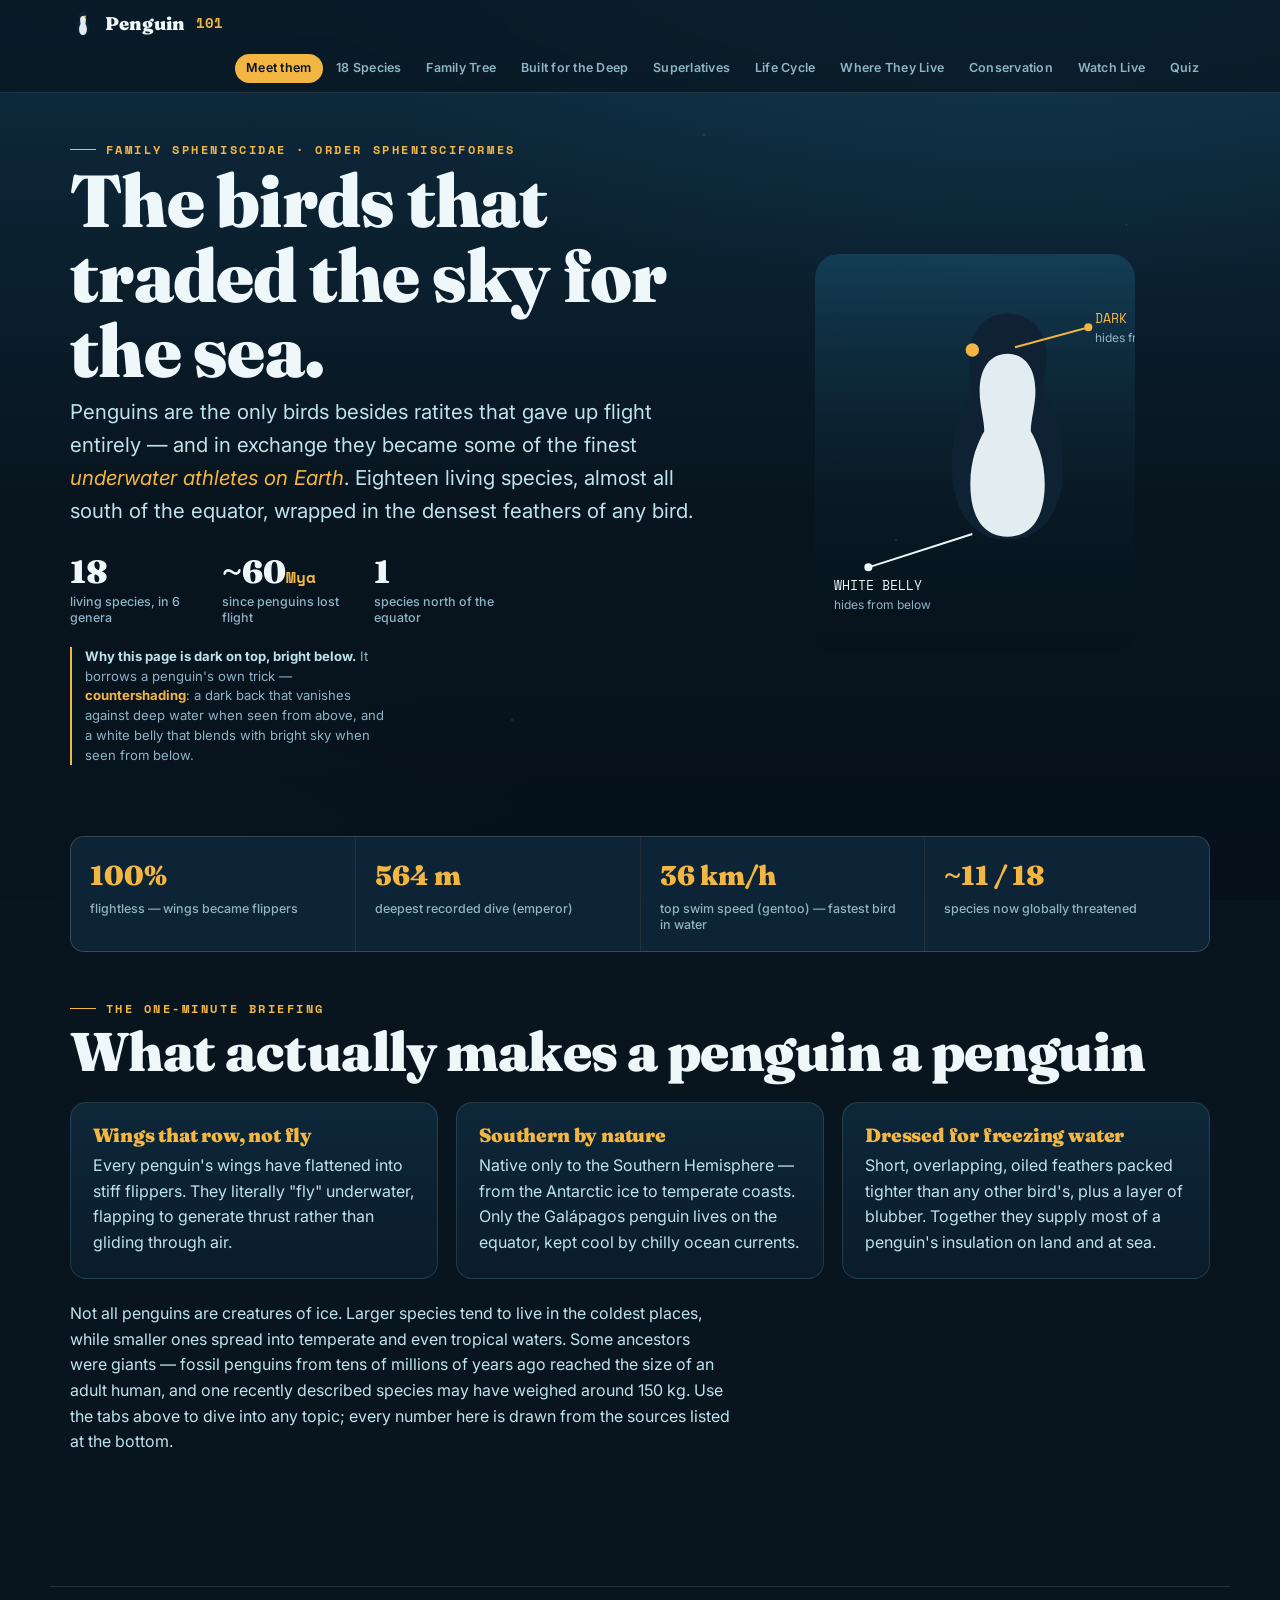
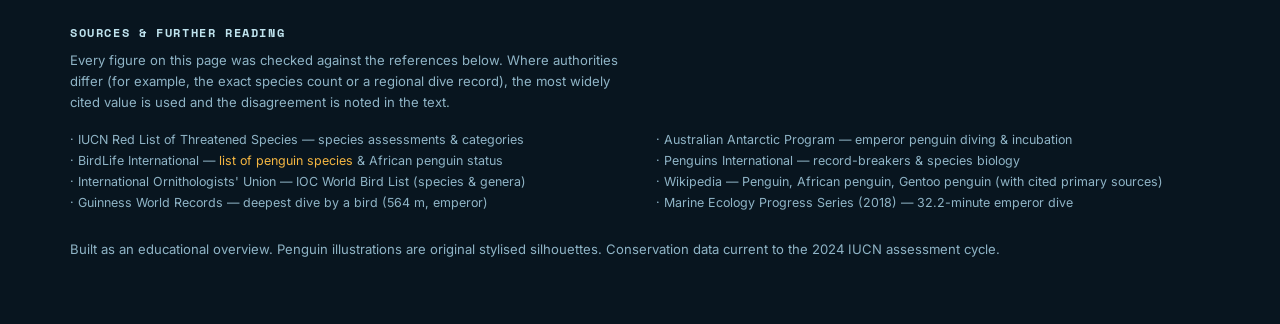
<file: penguin-101.html>
<!DOCTYPE html>
<html lang="en">
<head>
<meta charset="UTF-8">
<meta name="viewport" content="width=device-width, initial-scale=1.0">
<title>Penguin 101 — Everything About the Spheniscidae</title>
<link rel="preconnect" href="https://fonts.googleapis.com">
<link rel="preconnect" href="https://fonts.gstatic.com" crossorigin>
<link href="https://fonts.googleapis.com/css2?family=Fraunces:ital,opsz,wght@0,9..144,400;0,9..144,600;0,9..144,900;1,9..144,500&family=Inter:wght@400;500;600;700&family=Space+Mono:wght@400;700&display=swap" rel="stylesheet">
<style>
:root{
  /* Countershading + Southern Ocean palette */
  --abyss:#08151f;        /* deepest water */
  --deep:#0d2436;         /* section base */
  --sea:#123a54;          /* raised surfaces */
  --current:#1c5877;      /* mid ocean */
  --ice:#bfe3ee;          /* glacier pale */
  --snow:#eef8fb;         /* belly white */
  --mist:#8fb4c6;         /* muted text */
  --gold:#f4b642;         /* king-penguin auricular patch — the one warm accent */
  --gold-2:#f27f3d;       /* beak orange */
  --coral:#e8663f;        /* krill / alert */
  --line:rgba(191,227,238,.14);
  --ok:#57c08a; --near:#e7c14a; --vuln:#f0973f; --end:#e8663f; --crit:#d63b3b;

  --display:'Fraunces',Georgia,serif;
  --body:'Inter',system-ui,-apple-system,sans-serif;
  --mono:'Space Mono','Courier New',monospace;
}
*{box-sizing:border-box;margin:0;padding:0}
html{scroll-behavior:smooth}
body{
  background:var(--abyss);
  color:var(--snow);
  font-family:var(--body);
  line-height:1.6;
  -webkit-font-smoothing:antialiased;
  overflow-x:hidden;
}
/* ambient depth gradient */
body::before{
  content:"";position:fixed;inset:0;z-index:-2;
  background:
    radial-gradient(1200px 600px at 80% -5%, rgba(28,88,119,.35), transparent 60%),
    radial-gradient(900px 700px at 10% 110%, rgba(8,21,31,1), transparent 55%),
    linear-gradient(180deg,#0e2c40 0%,#08151f 55%,#05101a 100%);
}
/* drifting bubbles */
body::after{
  content:"";position:fixed;inset:0;z-index:-1;pointer-events:none;opacity:.5;
  background-image:
    radial-gradient(2px 2px at 20% 30%,rgba(191,227,238,.5),transparent),
    radial-gradient(2px 2px at 70% 60%,rgba(191,227,238,.35),transparent),
    radial-gradient(1.5px 1.5px at 40% 80%,rgba(191,227,238,.4),transparent),
    radial-gradient(1.5px 1.5px at 88% 25%,rgba(191,227,238,.3),transparent),
    radial-gradient(2px 2px at 55% 15%,rgba(191,227,238,.3),transparent);
  animation:drift 26s linear infinite;
}
@keyframes drift{from{transform:translateY(0)}to{transform:translateY(-60px)}}

/* ---------- NAV ---------- */
header{
  position:sticky;top:0;z-index:50;
  backdrop-filter:blur(12px);
  background:rgba(8,21,31,.72);
  border-bottom:1px solid var(--line);
}
.nav-inner{max-width:1180px;margin:0 auto;padding:.55rem 1.25rem;display:flex;align-items:center;gap:1rem;flex-wrap:wrap}
.brand{display:flex;align-items:center;gap:.55rem;font-family:var(--display);font-weight:900;font-size:1.15rem;letter-spacing:.2px}
.brand svg{width:26px;height:26px;flex:0 0 auto}
.brand .num{font-family:var(--mono);color:var(--gold);font-size:.85rem;margin-left:.1rem}
nav{display:flex;gap:.15rem;flex-wrap:wrap;margin-left:auto}
.tab{
  font:600 .78rem/1 var(--body);letter-spacing:.02em;
  color:var(--mist);background:none;border:0;cursor:pointer;
  padding:.5rem .7rem;border-radius:999px;transition:.18s;white-space:nowrap;
}
.tab:hover{color:var(--snow);background:rgba(191,227,238,.08)}
.tab[aria-selected="true"]{color:var(--abyss);background:var(--gold)}
.tab:focus-visible{outline:2px solid var(--ice);outline-offset:2px}

/* ---------- LAYOUT ---------- */
main{max-width:1180px;margin:0 auto;padding:0 1.25rem 5rem}
.chapter{display:none;animation:rise .5s ease both}
.chapter.active{display:block}
@keyframes rise{from{opacity:0;transform:translateY(14px)}to{opacity:1;transform:none}}

.eyebrow{font:700 .72rem/1 var(--mono);letter-spacing:.22em;text-transform:uppercase;color:var(--gold);display:flex;align-items:center;gap:.6rem}
.eyebrow::before{content:"";width:26px;height:1px;background:var(--gold);display:inline-block}
h1,h2,h3{font-family:var(--display);font-weight:900;line-height:1.02;letter-spacing:-.01em}
h2.title{font-size:clamp(2rem,5vw,3.4rem);margin:.6rem 0 .4rem}
.lede{font-size:clamp(1.05rem,2vw,1.28rem);color:var(--ice);max-width:64ch;font-weight:400}
.lede em{font-style:italic;color:var(--gold)}

.card{background:linear-gradient(180deg,rgba(18,58,84,.5),rgba(13,36,54,.5));border:1px solid var(--line);border-radius:16px;padding:1.4rem}
.grid{display:grid;gap:1.1rem}
section.block{padding:3.2rem 0;border-bottom:1px solid var(--line)}
section.block:last-child{border-bottom:0}
p.body{color:var(--ice);max-width:66ch;margin-top:.7rem}
p.body + p.body{margin-top:.9rem}
.muted{color:var(--mist)}
a.link{color:var(--gold)}

/* ---------- HERO ---------- */
.hero{display:grid;grid-template-columns:1.15fr .85fr;gap:2rem;align-items:center;padding:3.2rem 0 2.4rem}
.hero-stats{display:flex;gap:1.5rem;margin-top:1.8rem;flex-wrap:wrap}
.hstat .n{font-family:var(--display);font-weight:900;font-size:2rem;color:var(--snow);line-height:1}
.hstat .n small{font-size:1rem;color:var(--gold);font-family:var(--mono);font-weight:700}
.hstat .l{font:500 .78rem/1.3 var(--body);color:var(--mist);margin-top:.35rem;max-width:16ch}
.countershade-note{margin-top:1.3rem;font:400 .82rem/1.5 var(--body);color:var(--mist);border-left:2px solid var(--gold);padding-left:.8rem;max-width:40ch}

/* ---------- STAT STRIP ---------- */
.strip{display:grid;grid-template-columns:repeat(4,1fr);gap:1px;background:var(--line);border:1px solid var(--line);border-radius:14px;overflow:hidden;margin-top:2rem}
.strip .cell{background:var(--deep);padding:1.1rem 1.2rem}
.strip .cell .k{font-family:var(--display);font-weight:900;font-size:1.7rem;color:var(--gold)}
.strip .cell .v{font:500 .78rem/1.3 var(--body);color:var(--mist);margin-top:.2rem}

/* ---------- SPECIES EXPLORER ---------- */
.filters{display:flex;gap:.4rem;flex-wrap:wrap;margin:1.4rem 0}
.chip{font:600 .74rem/1 var(--body);color:var(--ice);background:rgba(191,227,238,.06);border:1px solid var(--line);padding:.5rem .8rem;border-radius:999px;cursor:pointer;transition:.15s}
.chip:hover{border-color:var(--current)}
.chip[aria-pressed="true"]{background:var(--gold);color:var(--abyss);border-color:var(--gold)}
.chip:focus-visible{outline:2px solid var(--ice);outline-offset:2px}
.species-grid{grid-template-columns:repeat(auto-fill,minmax(232px,1fr))}
.sp{position:relative;overflow:hidden;cursor:default;transition:.2s;border-radius:14px}
.sp:hover{transform:translateY(-3px);border-color:var(--current)}
.sp .top{display:flex;align-items:flex-start;justify-content:space-between;gap:.5rem}
.sp .sil{width:46px;height:46px;flex:0 0 auto}
.sp h3{font-size:1.12rem;line-height:1.05}
.sp .sci{font:italic 400 .8rem/1.2 var(--display);color:var(--mist)}
.sp .genus{font:700 .62rem/1 var(--mono);letter-spacing:.12em;text-transform:uppercase;color:var(--current);margin-top:.5rem}
.sp .facts{margin-top:.7rem;display:grid;grid-template-columns:1fr 1fr;gap:.35rem .7rem;font-size:.78rem;color:var(--ice)}
.sp .facts b{color:var(--snow);font-weight:600}
.status{display:inline-flex;align-items:center;gap:.35rem;font:700 .64rem/1 var(--mono);letter-spacing:.04em;padding:.3rem .5rem;border-radius:6px;white-space:nowrap}
.status .dot{width:7px;height:7px;border-radius:50%}
.s-LC{background:rgba(87,192,138,.14);color:#8fe0b3}.s-LC .dot{background:var(--ok)}
.s-NT{background:rgba(231,193,74,.14);color:#f0d67f}.s-NT .dot{background:var(--near)}
.s-VU{background:rgba(240,151,63,.14);color:#f6bd85}.s-VU .dot{background:var(--vuln)}
.s-EN{background:rgba(232,102,63,.16);color:#f4a888}.s-EN .dot{background:var(--end)}
.s-CR{background:rgba(214,59,59,.18);color:#f19595}.s-CR .dot{background:var(--crit)}
.sp .blurb{font-size:.8rem;color:var(--mist);margin-top:.7rem;border-top:1px solid var(--line);padding-top:.6rem}

/* ---------- FAMILY TREE ---------- */
.tree{margin-top:1.6rem}
.branch{border-left:2px solid var(--line);padding:0 0 1.3rem 1.2rem;margin-left:.4rem;position:relative}
.branch::before{content:"";position:absolute;left:-6px;top:.35rem;width:10px;height:10px;border-radius:50%;background:var(--gold)}
.branch .gname{font-family:var(--display);font-weight:900;font-size:1.25rem}
.branch .gname i{font-weight:600;font-style:italic;color:var(--gold);font-size:1rem}
.branch .gmeta{font:500 .8rem/1.4 var(--body);color:var(--mist);margin:.15rem 0 .5rem}
.branch .members{display:flex;gap:.4rem;flex-wrap:wrap}
.branch .members span{font:600 .74rem/1 var(--body);background:rgba(191,227,238,.06);border:1px solid var(--line);padding:.4rem .6rem;border-radius:7px;color:var(--ice)}

/* ---------- ADAPTATIONS ---------- */
.anat{display:grid;grid-template-columns:.9fr 1.1fr;gap:2rem;align-items:center;margin-top:1.6rem}
.adapt-list{display:grid;gap:.7rem}
.adapt{display:flex;gap:.9rem;padding:.9rem 1rem;border:1px solid var(--line);border-radius:12px;background:rgba(18,58,84,.28);cursor:pointer;transition:.18s}
.adapt:hover{border-color:var(--current);background:rgba(18,58,84,.5)}
.adapt .ico{width:34px;height:34px;flex:0 0 auto;color:var(--gold)}
.adapt h4{font:700 .95rem/1.2 var(--body);color:var(--snow)}
.adapt p{font-size:.82rem;color:var(--mist);margin-top:.2rem}

/* ---------- CHARTS ---------- */
.figure{margin-top:1.6rem;background:rgba(8,21,31,.4);border:1px solid var(--line);border-radius:16px;padding:1.4rem 1.2rem}
.figure .cap{font:600 .78rem/1.4 var(--body);color:var(--mist);margin-top:.9rem}
.figure .cap b{color:var(--ice)}
.depth-row{display:flex;align-items:center;gap:.8rem;margin:.3rem 0}
.depth-row .name{width:118px;flex:0 0 auto;font:600 .8rem/1.2 var(--body);text-align:right;color:var(--ice)}
.depth-bar{position:relative;flex:1;height:26px;background:rgba(191,227,238,.05);border-radius:6px;overflow:hidden}
.depth-fill{height:100%;border-radius:6px;background:linear-gradient(90deg,var(--current),var(--gold));width:0;transition:width 1.1s cubic-bezier(.2,.7,.2,1)}
.depth-val{width:74px;flex:0 0 auto;font:700 .8rem/1 var(--mono);color:var(--gold)}

.speed-row{display:flex;align-items:center;gap:.8rem;margin:.55rem 0}
.speed-row .name{width:118px;text-align:right;font:600 .8rem/1.2 var(--body);color:var(--ice)}
.speed-track{flex:1;height:10px;background:rgba(191,227,238,.05);border-radius:999px;overflow:hidden}
.speed-fill{height:100%;background:linear-gradient(90deg,var(--current),var(--ice));width:0;transition:width 1s ease}
.speed-val{width:70px;font:700 .8rem/1 var(--mono);color:var(--ice)}

/* size comparison */
.size-stage{display:flex;align-items:flex-end;justify-content:center;gap:clamp(.6rem,3vw,2.2rem);min-height:320px;padding-top:1rem;flex-wrap:wrap}
.size-item{display:flex;flex-direction:column;align-items:center;gap:.5rem;text-align:center}
.size-item svg{display:block}
.size-item .lab{font:600 .78rem/1.2 var(--body);color:var(--ice)}
.size-item .h{font:700 .72rem/1 var(--mono);color:var(--gold)}

/* ---------- LIFE CYCLE ---------- */
.cycle{display:grid;grid-template-columns:repeat(auto-fit,minmax(150px,1fr));gap:1px;background:var(--line);border:1px solid var(--line);border-radius:14px;overflow:hidden;margin-top:1.6rem}
.stage{background:var(--deep);padding:1.2rem;position:relative}
.stage .no{font:700 .72rem/1 var(--mono);color:var(--gold)}
.stage h4{font:700 1rem/1.15 var(--body);color:var(--snow);margin:.5rem 0 .4rem}
.stage p{font-size:.8rem;color:var(--mist)}
.emperor-story{margin-top:1.6rem;display:grid;grid-template-columns:auto 1fr;gap:1.4rem;align-items:center}

/* ---------- MAP ---------- */
.map-wrap{display:grid;grid-template-columns:1.1fr .9fr;gap:1.8rem;align-items:center;margin-top:1.6rem}
.legend{display:grid;gap:.55rem}
.legend .row{display:flex;gap:.7rem;align-items:flex-start;font-size:.85rem;color:var(--ice)}
.legend .sw{width:14px;height:14px;border-radius:50%;flex:0 0 auto;margin-top:.2rem}

/* ---------- CONSERVATION ---------- */
.cons-bars{display:grid;gap:.55rem;margin-top:1.4rem}
.cbar{display:flex;align-items:center;gap:.8rem}
.cbar .cl{width:150px;text-align:right;font:600 .78rem/1.2 var(--body);color:var(--ice)}
.cbar .ct{flex:1;height:22px;background:rgba(191,227,238,.05);border-radius:6px;overflow:hidden}
.cbar .cf{height:100%;width:0;border-radius:6px;transition:width 1s ease}
.cbar .cn{width:34px;font:700 .82rem/1 var(--mono);color:var(--ice)}
.threats{grid-template-columns:repeat(auto-fill,minmax(180px,1fr));margin-top:1.6rem}
.threat{padding:1rem}
.threat .ico{width:30px;height:30px;color:var(--coral)}
.threat h4{font:700 .92rem/1.2 var(--body);margin:.5rem 0 .3rem}
.threat p{font-size:.8rem;color:var(--mist)}
.callout{margin-top:1.8rem;border:1px solid rgba(214,59,59,.35);background:linear-gradient(180deg,rgba(214,59,59,.1),rgba(13,36,54,.4));border-radius:16px;padding:1.5rem}
.callout .tag{font:700 .68rem/1 var(--mono);letter-spacing:.16em;text-transform:uppercase;color:#f19595}
.callout h3{font-size:1.5rem;margin:.5rem 0}

/* ---------- QUIZ ---------- */
.quiz{max-width:640px;margin-top:1.6rem}
.q{border:1px solid var(--line);border-radius:14px;padding:1.3rem;background:rgba(18,58,84,.3);margin-bottom:1rem}
.q .qh{font:700 .72rem/1 var(--mono);color:var(--gold);letter-spacing:.1em}
.q .qt{font-family:var(--display);font-weight:600;font-size:1.15rem;margin:.5rem 0 .9rem}
.opts{display:grid;gap:.5rem}
.opt{text-align:left;font:500 .88rem/1.3 var(--body);color:var(--ice);background:rgba(191,227,238,.05);border:1px solid var(--line);border-radius:9px;padding:.7rem .9rem;cursor:pointer;transition:.15s}
.opt:hover:not(:disabled){border-color:var(--current)}
.opt:disabled{cursor:default}
.opt.correct{background:rgba(87,192,138,.2);border-color:var(--ok);color:#c9f3dd}
.opt.wrong{background:rgba(214,59,59,.18);border-color:var(--crit);color:#f3c9c9}
.explain{font-size:.82rem;color:var(--mist);margin-top:.7rem;display:none}
.explain.show{display:block}
.scorecard{text-align:center;padding:2rem;border:1px solid var(--gold);border-radius:16px;background:rgba(244,182,66,.08);display:none}
.scorecard.show{display:block}
.scorecard .big{font-family:var(--display);font-weight:900;font-size:3rem;color:var(--gold)}

/* ---------- FOOTER ---------- */
footer{max-width:1180px;margin:0 auto;padding:2.5rem 1.25rem 4rem;border-top:1px solid var(--line);color:var(--mist);font-size:.82rem}
footer h4{font:700 .72rem/1 var(--mono);letter-spacing:.14em;text-transform:uppercase;color:var(--ice);margin-bottom:.7rem}
footer a{color:var(--gold);text-decoration:none}
footer a:hover{text-decoration:underline}
.src-list{columns:2;column-gap:2rem;font-size:.78rem;line-height:1.7}

/* species links + live badge */
.sp-links{display:flex;align-items:center;gap:.55rem;margin-top:.75rem;flex-wrap:wrap}
.sp-photo{font:700 .7rem/1 var(--body);color:var(--gold);text-decoration:none;border:1px solid rgba(244,182,66,.4);padding:.42rem .6rem;border-radius:7px;transition:.15s}
.sp-photo:hover{background:var(--gold);color:var(--abyss)}
.sp-live{display:inline-flex;align-items:center;gap:.35rem;font:700 .64rem/1 var(--mono);color:#f19595;text-decoration:none;cursor:pointer;background:none;border:0;padding:.3rem 0}
.sp-live:hover{color:#f3c9c9}
.live-dot{width:7px;height:7px;border-radius:50%;background:#e8663f;animation:pulse 1.8s infinite}
@keyframes pulse{0%{box-shadow:0 0 0 0 rgba(232,102,63,.55)}70%{box-shadow:0 0 0 7px rgba(232,102,63,0)}100%{box-shadow:0 0 0 0 rgba(232,102,63,0)}}
/* cam cards */
.cam-grid{grid-template-columns:repeat(auto-fill,minmax(262px,1fr))}
.cam{display:flex;flex-direction:column;gap:.55rem}
.cam .cam-top{display:flex;justify-content:space-between;align-items:flex-start;gap:.5rem}
.cam h3{font-size:1.18rem;line-height:1.05}
.cam .loc{font:700 .66rem/1.2 var(--mono);color:var(--current);text-transform:uppercase;letter-spacing:.1em}
.cam .shows{font-size:.83rem;color:var(--ice)}
.live-badge{display:inline-flex;align-items:center;gap:.4rem;font:700 .62rem/1 var(--mono);color:#f3c9c9;background:rgba(214,59,59,.18);border:1px solid rgba(214,59,59,.4);padding:.36rem .5rem;border-radius:999px;flex:0 0 auto}
.watch-btn{margin-top:auto;display:inline-flex;align-items:center;justify-content:center;gap:.4rem;font:700 .84rem/1 var(--body);color:var(--abyss);background:var(--gold);border-radius:9px;padding:.72rem;text-decoration:none;transition:.15s}
.watch-btn:hover{background:#ffca5a;transform:translateY(-1px)}

@media(max-width:820px){
  .hero,.anat,.emperor-story,.map-wrap{grid-template-columns:1fr}
  .strip{grid-template-columns:repeat(2,1fr)}
  nav{width:100%;margin-left:0;overflow-x:auto;padding-bottom:.2rem}
  .src-list{columns:1}
  .depth-row .name,.speed-row .name{width:92px;font-size:.72rem}
  .cbar .cl{width:104px;font-size:.7rem}
}
@media(prefers-reduced-motion:reduce){
  *{animation:none!important;transition:none!important;scroll-behavior:auto!important}
}
</style>
</head>
<body>

<!-- reusable penguin silhouette -->
<svg width="0" height="0" style="position:absolute" aria-hidden="true">
  <symbol id="peng" viewBox="0 0 100 160">
    <path d="M50 4c-15 0-25 12-25 30 0 8 2 14 2 22-6 8-13 22-13 46 0 30 14 48 36 48s36-18 36-48c0-24-7-38-13-46 0-8 2-14 2-22C77 16 65 4 50 4z"/>
    <path d="M50 30c-11 0-18 9-18 24 0 10 3 18 3 26-4 7-9 18-9 34 0 22 9 34 24 34s24-12 24-34c0-16-5-27-9-34 0-8 3-16 3-26 0-15-7-24-18-24z" fill="#eef8fb" opacity="0.95"/>
  </symbol>
  <symbol id="peng-flat" viewBox="0 0 100 160">
    <path d="M50 4c-15 0-25 12-25 30 0 8 2 14 2 22-6 8-13 22-13 46 0 30 14 48 36 48s36-18 36-48c0-24-7-38-13-46 0-8 2-14 2-22C77 16 65 4 50 4z"/>
  </symbol>
</svg>

<header>
  <div class="nav-inner">
    <div class="brand">
      <svg viewBox="0 0 100 160"><use href="#peng" fill="#0d2436"/><circle cx="62" cy="34" r="6" fill="#f4b642"/></svg>
      Penguin<span class="num">101</span>
    </div>
    <nav role="tablist" aria-label="Chapters">
      <button class="tab" role="tab" aria-selected="true" data-tab="intro">Meet them</button>
      <button class="tab" role="tab" aria-selected="false" data-tab="species">18 Species</button>
      <button class="tab" role="tab" aria-selected="false" data-tab="tree">Family Tree</button>
      <button class="tab" role="tab" aria-selected="false" data-tab="body">Built for the Deep</button>
      <button class="tab" role="tab" aria-selected="false" data-tab="records">Superlatives</button>
      <button class="tab" role="tab" aria-selected="false" data-tab="life">Life Cycle</button>
      <button class="tab" role="tab" aria-selected="false" data-tab="range">Where They Live</button>
      <button class="tab" role="tab" aria-selected="false" data-tab="conserve">Conservation</button>
      <button class="tab" role="tab" aria-selected="false" data-tab="watch">Watch Live</button>
      <button class="tab" role="tab" aria-selected="false" data-tab="quiz">Quiz</button>
    </nav>
  </div>
</header>

<main>

<!-- ============ INTRO ============ -->
<section class="chapter active" id="intro" role="tabpanel">
  <div class="hero">
    <div>
      <p class="eyebrow">Family Spheniscidae · Order Sphenisciformes</p>
      <h1 style="font-size:clamp(2.4rem,6.5vw,4.6rem);margin:.5rem 0">The birds that traded the sky for the sea.</h1>
      <p class="lede">Penguins are the only birds besides ratites that gave up flight entirely — and in exchange they became some of the finest <em>underwater athletes on Earth</em>. Eighteen living species, almost all south of the equator, wrapped in the densest feathers of any bird.</p>
      <div class="hero-stats">
        <div class="hstat"><div class="n">18</div><div class="l">living species, in 6 genera</div></div>
        <div class="hstat"><div class="n">~60<small>Mya</small></div><div class="l">since penguins lost flight</div></div>
        <div class="hstat"><div class="n">1</div><div class="l">species north of the equator</div></div>
      </div>
      <p class="countershade-note"><b style="color:var(--ice)">Why this page is dark on top, bright below.</b> It borrows a penguin's own trick — <b style="color:var(--gold)">countershading</b>: a dark back that vanishes against deep water when seen from above, and a white belly that blends with bright sky when seen from below.</p>
    </div>
    <div style="display:flex;justify-content:center">
      <svg viewBox="0 0 240 300" style="width:min(320px,80vw)" aria-label="Countershaded penguin diagram">
        <defs>
          <linearGradient id="water" x1="0" y1="0" x2="0" y2="1">
            <stop offset="0" stop-color="#1c5877" stop-opacity=".5"/>
            <stop offset="1" stop-color="#08151f" stop-opacity="0"/>
          </linearGradient>
        </defs>
        <rect x="0" y="0" width="240" height="300" fill="url(#water)" rx="18"/>
        <g transform="translate(70,40) scale(.62)">
          <use href="#peng" fill="#0e2233"/>
        </g>
        <!-- annotation lines -->
        <line x1="150" y1="70" x2="205" y2="55" stroke="#f4b642" stroke-width="1.5"/>
        <circle cx="205" cy="55" r="3" fill="#f4b642"/>
        <text x="210" y="52" fill="#f4b642" font-family="Space Mono, monospace" font-size="10">DARK BACK</text>
        <text x="210" y="66" fill="#8fb4c6" font-family="Inter, sans-serif" font-size="9">hides from above</text>
        <line x1="118" y1="210" x2="40" y2="235" stroke="#eef8fb" stroke-width="1.5"/>
        <circle cx="40" cy="235" r="3" fill="#eef8fb"/>
        <text x="14" y="252" fill="#eef8fb" font-family="Space Mono, monospace" font-size="10">WHITE BELLY</text>
        <text x="14" y="266" fill="#8fb4c6" font-family="Inter, sans-serif" font-size="9">hides from below</text>
        <circle cx="118" cy="72" r="5" fill="#f4b642"/>
      </svg>
    </div>
  </div>

  <div class="strip">
    <div class="cell"><div class="k">100%</div><div class="v">flightless — wings became flippers</div></div>
    <div class="cell"><div class="k">564 m</div><div class="v">deepest recorded dive (emperor)</div></div>
    <div class="cell"><div class="k">36 km/h</div><div class="v">top swim speed (gentoo) — fastest bird in water</div></div>
    <div class="cell"><div class="k">~11 / 18</div><div class="v">species now globally threatened</div></div>
  </div>

  <section class="block">
    <p class="eyebrow">The one-minute briefing</p>
    <h2 class="title">What actually makes a penguin a penguin</h2>
    <div class="grid" style="grid-template-columns:repeat(auto-fit,minmax(240px,1fr));margin-top:1.4rem">
      <div class="card"><h3 style="font-size:1.2rem;color:var(--gold)">Wings that row, not fly</h3><p class="body" style="margin-top:.5rem">Every penguin's wings have flattened into stiff flippers. They literally "fly" underwater, flapping to generate thrust rather than gliding through air.</p></div>
      <div class="card"><h3 style="font-size:1.2rem;color:var(--gold)">Southern by nature</h3><p class="body" style="margin-top:.5rem">Native only to the Southern Hemisphere — from the Antarctic ice to temperate coasts. Only the Galápagos penguin lives on the equator, kept cool by chilly ocean currents.</p></div>
      <div class="card"><h3 style="font-size:1.2rem;color:var(--gold)">Dressed for freezing water</h3><p class="body" style="margin-top:.5rem">Short, overlapping, oiled feathers packed tighter than any other bird's, plus a layer of blubber. Together they supply most of a penguin's insulation on land and at sea.</p></div>
    </div>
    <p class="body" style="margin-top:1.4rem">Not all penguins are creatures of ice. Larger species tend to live in the coldest places, while smaller ones spread into temperate and even tropical waters. Some ancestors were giants — fossil penguins from tens of millions of years ago reached the size of an adult human, and one recently described species may have weighed around 150&nbsp;kg. Use the tabs above to dive into any topic; every number here is drawn from the sources listed at the bottom.</p>
  </section>
</section>

<!-- ============ SPECIES ============ -->
<section class="chapter" id="species" role="tabpanel">
  <section class="block" style="border:0;padding-bottom:1rem">
    <p class="eyebrow">The complete roster</p>
    <h2 class="title">All 18 living penguins</h2>
    <p class="lede">Filter by genus, or by how much trouble each species is in. Scientific authorities count between 17 and 19 species depending on how they treat the rockhoppers and little penguins; this follows the widely used total of <em>18</em>. Each card links to real photos, and species with a <em>live cam</em> are marked.</p>
    <div class="filters" id="genusFilters" role="group" aria-label="Filter species"></div>
    <div class="grid species-grid" id="speciesGrid"></div>
    <p class="muted" style="font-size:.8rem;margin-top:1.2rem">Conservation labels: <span class="status s-LC"><span class="dot"></span>Least Concern</span> · <span class="status s-NT"><span class="dot"></span>Near Threatened</span> · <span class="status s-VU"><span class="dot"></span>Vulnerable</span> · <span class="status s-EN"><span class="dot"></span>Endangered</span> · <span class="status s-CR"><span class="dot"></span>Critically Endangered</span> — per the IUCN Red List.</p>
  </section>
</section>

<!-- ============ TREE ============ -->
<section class="chapter" id="tree" role="tabpanel">
  <section class="block" style="border:0">
    <p class="eyebrow">Six genera, one family</p>
    <h2 class="title">The penguin family tree</h2>
    <p class="lede">All living penguins sit in a single family split into six branches. Broadly, the biggest and coldest-adapted are the <em>Aptenodytes</em>; the crested penguins (<em>Eudyptes</em>) are the most species-rich; and the banded <em>Spheniscus</em> reach furthest into warm water.</p>
    <div class="tree" id="treeRoot"></div>
  </section>
</section>

<!-- ============ BODY / ADAPTATIONS ============ -->
<section class="chapter" id="body" role="tabpanel">
  <section class="block" style="border:0">
    <p class="eyebrow">Anatomy of a deep diver</p>
    <h2 class="title">Built for the deep</h2>
    <p class="lede">A penguin is a bundle of solutions to one hard problem: staying warm, fed, and oxygenated in cold water that would kill most animals in minutes. Tap any adaptation to see how it works.</p>
    <div class="anat">
      <svg viewBox="0 0 220 300" aria-label="Labeled penguin anatomy" style="width:min(280px,80vw);margin:0 auto">
        <g transform="translate(40,20) scale(.85)">
          <use href="#peng" fill="#12405e"/>
        </g>
        <!-- salt gland -->
        <circle cx="118" cy="52" r="4" fill="#f4b642"/><line x1="118" y1="52" x2="175" y2="40" stroke="#f4b642" stroke-width="1"/>
        <text x="150" y="30" fill="#f4b642" font-size="9" font-family="Space Mono,monospace">SALT GLAND</text>
        <!-- feathers -->
        <circle cx="70" cy="120" r="4" fill="#f4b642"/><line x1="70" y1="120" x2="18" y2="110" stroke="#f4b642" stroke-width="1"/>
        <text x="2" y="102" fill="#f4b642" font-size="9" font-family="Space Mono,monospace">FEATHERS</text>
        <text x="2" y="114" fill="#8fb4c6" font-size="8" font-family="Inter,sans-serif">+ blubber</text>
        <!-- flipper -->
        <circle cx="150" cy="150" r="4" fill="#f4b642"/><line x1="150" y1="150" x2="200" y2="165" stroke="#f4b642" stroke-width="1"/>
        <text x="176" y="180" fill="#f4b642" font-size="9" font-family="Space Mono,monospace">FLIPPER</text>
        <!-- bones -->
        <circle cx="105" cy="200" r="4" fill="#f4b642"/><line x1="105" y1="200" x2="20" y2="215" stroke="#f4b642" stroke-width="1"/>
        <text x="2" y="212" fill="#f4b642" font-size="9" font-family="Space Mono,monospace">DENSE BONES</text>
        <!-- feet -->
        <circle cx="105" cy="270" r="4" fill="#f4b642"/><line x1="105" y1="270" x2="170" y2="270" stroke="#f4b642" stroke-width="1"/>
        <text x="150" y="266" fill="#f4b642" font-size="9" font-family="Space Mono,monospace">WEBBED FEET</text>
      </svg>
      <div class="adapt-list" id="adaptList"></div>
    </div>
  </section>
</section>

<!-- ============ RECORDS ============ -->
<section class="chapter" id="records" role="tabpanel">
  <section class="block" style="border:0">
    <p class="eyebrow">Extremes & record-holders</p>
    <h2 class="title">Penguin superlatives</h2>
    <p class="lede">The family spans a giant that dives deeper than any bird and fasts through the polar winter, down to a knee-high sprite that weighs about as much as a bag of sugar.</p>

    <h3 style="font-size:1.4rem;margin:2rem 0 .3rem">Height, to scale</h3>
    <p class="muted" style="font-size:.85rem">Emperor to little penguin, with a 1.7&nbsp;m human for reference.</p>
    <div class="figure"><div class="size-stage" id="sizeStage"></div></div>

    <h3 style="font-size:1.4rem;margin:2.4rem 0 .3rem">How deep they dive</h3>
    <p class="muted" style="font-size:.85rem">Maximum recorded depths. The emperor's record of 564&nbsp;m is the deepest dive ever measured for any bird — deeper than recreational scuba divers are ever meant to go.</p>
    <div class="figure" id="depthFig"><div id="depthChart"></div>
      <div class="cap"><b>For scale:</b> recreational scuba limit ≈ 40&nbsp;m · a nuclear submarine cruises near 240&nbsp;m · the emperor's record dive reached <b>564&nbsp;m</b> on a single breath, and its longest recorded dive lasted <b>32.2 minutes</b>.</div>
    </div>

    <h3 style="font-size:1.4rem;margin:2.4rem 0 .3rem">Top swimming speed</h3>
    <p class="muted" style="font-size:.85rem">The gentoo is the fastest bird in water — quicker than the best human swimmers by a wide margin.</p>
    <div class="figure" id="speedFig"><div id="speedChart"></div></div>

    <div class="strip" style="margin-top:2.4rem">
      <div class="cell"><div class="k">3–6</div><div class="v">heartbeats per minute during a deep dive (from 60–70 at rest)</div></div>
      <div class="cell"><div class="k">~65 days</div><div class="v">a male emperor fasts while incubating through winter</div></div>
      <div class="cell"><div class="k">~1 kg</div><div class="v">weight of the little penguin, the smallest species</div></div>
      <div class="cell"><div class="k">−40°C</div><div class="v">and colder — endured on the open ice, no shelter</div></div>
    </div>
  </section>
</section>

<!-- ============ LIFE ============ -->
<section class="chapter" id="life" role="tabpanel">
  <section class="block" style="border:0">
    <p class="eyebrow">Courtship to crèche</p>
    <h2 class="title">The penguin life cycle</h2>
    <p class="lede">Most penguins are colonial and seasonally monogamous, returning to the same patch — and often the same partner — year after year. Nests range from pebble rings to burrows to no nest at all.</p>
    <div class="cycle" id="cycleRoot"></div>

    <div class="emperor-story">
      <svg viewBox="0 0 120 200" style="width:120px" aria-hidden="true">
        <g transform="translate(20,20) scale(.55)"><use href="#peng" fill="#12405e"/></g>
        <ellipse cx="46" cy="150" rx="16" ry="12" fill="#f4b642"/>
        <text x="34" y="154" font-size="9" fill="#08151f" font-family="Space Mono,monospace">EGG</text>
      </svg>
      <div class="card">
        <h3 style="font-size:1.4rem;color:var(--gold)">The emperor's winter</h3>
        <p class="body" style="margin-top:.5rem">Emperors are the only bird that breeds during the Antarctic winter. The female lays a single egg, passes it to the male, and heads to sea to feed. For about <b style="color:var(--ice)">65 days</b> he balances the egg on his feet under a fold of belly skin, eating nothing, huddling with thousands of other males against −40°C winds. When the chick hatches, the female returns with food — and the exhausted male finally walks to the ocean to break his fast. Young then gather in nursery groups called <b style="color:var(--ice)">crèches</b> for warmth and safety.</p>
      </div>
    </div>
  </section>
</section>

<!-- ============ RANGE ============ -->
<section class="chapter" id="range" role="tabpanel">
  <section class="block" style="border:0">
    <p class="eyebrow">A southern world</p>
    <h2 class="title">Where penguins live</h2>
    <p class="lede">Penguins ring the Southern Hemisphere. They aren't only polar animals — cold currents carry the food that lets them live along temperate coasts of Africa, South America and Australasia, and even at the equator.</p>
    <div class="map-wrap">
      <svg viewBox="0 0 320 320" aria-label="Southern Hemisphere penguin range map" style="width:100%;max-width:420px;margin:0 auto">
        <defs><radialGradient id="ocean" cx="50%" cy="50%" r="50%">
          <stop offset="0" stop-color="#123a54"/><stop offset="1" stop-color="#08151f"/>
        </radialGradient></defs>
        <circle cx="160" cy="160" r="150" fill="url(#ocean)" stroke="var(--line)"/>
        <!-- latitude rings -->
        <circle cx="160" cy="160" r="100" fill="none" stroke="var(--line)" stroke-dasharray="3 5"/>
        <circle cx="160" cy="160" r="50" fill="none" stroke="var(--line)" stroke-dasharray="3 5"/>
        <!-- Antarctica -->
        <path d="M120 130 q40 -18 80 0 q22 30 6 60 q-46 22 -92 0 q-14 -34 6 -60z" fill="#1c5877" opacity=".6"/>
        <text x="160" y="165" fill="#bfe3ee" font-size="9" text-anchor="middle" font-family="Space Mono,monospace">ANTARCTICA</text>
        <!-- landmass hints -->
        <path d="M150 40 q18 10 10 34 q-14 8 -20 -6 q-4 -20 10 -28z" fill="#12405e" opacity=".5"/>
        <text x="150" y="34" fill="#8fb4c6" font-size="8" text-anchor="middle">S. America</text>
        <path d="M210 60 q16 6 14 26 q-10 12 -22 2 q-6 -18 8 -28z" fill="#12405e" opacity=".5"/>
        <text x="228" y="52" fill="#8fb4c6" font-size="8">Africa</text>
        <path d="M250 190 q18 4 16 22 q-12 10 -24 0 q-4 -14 8 -22z" fill="#12405e" opacity=".5"/>
        <text x="270" y="188" fill="#8fb4c6" font-size="8">Australia</text>
        <path d="M255 235 q10 4 8 16 q-8 6 -14 -2 q-2 -10 6 -14z" fill="#12405e" opacity=".5"/>
        <text x="272" y="248" fill="#8fb4c6" font-size="8">NZ</text>
        <!-- points -->
        <g id="mapPoints"></g>
        <!-- equator marker -->
        <circle cx="158" cy="66" r="5" fill="none" stroke="#f4b642" stroke-width="1.5"/>
        <text x="120" y="20" fill="#f4b642" font-size="8" font-family="Space Mono,monospace">◀ equator</text>
      </svg>
      <div class="legend">
        <div class="row"><span class="sw" style="background:var(--ice)"></span><div><b>True Antarcticans</b> — emperor & Adélie breed on the continent and its pack ice.</div></div>
        <div class="row"><span class="sw" style="background:var(--current)"></span><div><b>Sub-Antarctic islanders</b> — king, macaroni, rockhoppers and royal crowd remote southern islands.</div></div>
        <div class="row"><span class="sw" style="background:var(--gold)"></span><div><b>Temperate coasts</b> — African, Humboldt, Magellanic and little penguins live on mild shores, following cold, fish-rich currents.</div></div>
        <div class="row"><span class="sw" style="background:var(--coral)"></span><div><b>The equator</b> — the Galápagos penguin is the only species that lives (barely) north of the line, chilled by the Humboldt and Cromwell currents.</div></div>
      </div>
    </div>
    <p class="body" style="margin-top:1.6rem">Why can penguins live in the tropics but never crossed into the Northern Hemisphere? The warm equatorial ocean is a barrier they've never breached — even the Galápagos penguin only survives thanks to cold upwelling water. Attempts by people to introduce penguins up north have always failed to establish.</p>
  </section>
</section>

<!-- ============ CONSERVE ============ -->
<section class="chapter" id="conserve" role="tabpanel">
  <section class="block" style="border:0">
    <p class="eyebrow">Sentinels of the Southern Ocean</p>
    <h2 class="title">Conservation</h2>
    <p class="lede">Most penguin populations are declining. Because they sit near the top of marine food webs, their trouble is an early warning about the health of the oceans themselves.</p>

    <h3 style="font-size:1.3rem;margin:1.8rem 0 .4rem">How the 18 species break down by risk</h3>
    <div class="cons-bars" id="consBars"></div>

    <div class="callout">
      <span class="tag">First of its kind · 2024</span>
      <h3>The African penguin is now Critically Endangered</h3>
      <p class="body">In late 2024 the African penguin became the first penguin ever listed as Critically Endangered by the IUCN — one step from extinct-in-the-wild. Its population has collapsed by roughly <b style="color:#f19595">97%</b>: from over a million birds a century ago to fewer than <b style="color:#f19595">10,000 breeding pairs</b>. The main drivers are competition with commercial fishing for the sardines and anchovies it eats, climate-shifted prey, oil spills, and — historically — the removal of the guano it once burrowed into to nest. Conservation groups have gone to court to win no-fishing zones around key colonies.</p>
    </div>

    <h3 style="font-size:1.3rem;margin:2.4rem 0 .4rem">The main threats</h3>
    <div class="grid threats" id="threatsRoot"></div>

    <div class="card" style="margin-top:2rem;border-color:rgba(87,192,138,.3)">
      <h3 style="font-size:1.3rem;color:#8fe0b3">Reasons for hope</h3>
      <p class="body" style="margin-top:.5rem">The 1959 Antarctic Treaty protects Antarctic species from hunting and disturbance. Marine protected areas and no-take fishing zones are expanding. Rescue and rehabilitation centres hand-rear abandoned chicks and clean oiled birds. Artificial nest boxes are boosting breeding success, and a few populations — some gentoo colonies among them — are actually growing as they shift range. Penguins are well-studied and much-loved, which makes them powerful ambassadors for ocean protection.</p>
    </div>
    <p class="muted" style="font-size:.78rem;margin-top:1.4rem">Conservation statuses follow the IUCN Red List. Most penguin assessments date from 2020; the African penguin was uplisted in 2024. Categories can change as new data arrives — always check the current Red List for the latest.</p>
  </section>
</section>

<!-- ============ WATCH LIVE ============ -->
<section class="chapter" id="watch" role="tabpanel">
  <section class="block" style="border:0">
    <p class="eyebrow">See them right now</p>
    <h2 class="title">Watch penguins live</h2>
    <p class="lede">Wild penguins spend much of their lives far offshore on remote coasts, so there's no dependable 24/7 wild-colony stream — the best live views come from conservation-focused aquariums and zoos. Between the cams below you can watch <em>eight of the 18 species</em> in real time.</p>
    <div class="grid cam-grid" id="camGrid" style="margin-top:1.6rem"></div>
    <p class="muted" style="font-size:.8rem;margin-top:1.4rem">Cams sometimes go offline for maintenance — Monterey Bay Aquarium's well-known penguin cam, for instance, is down during an exhibit renovation. If a link here isn't live, the explore.org hub usually has a working alternative. The liveliest moments are feeding times, which each facility posts on its own page. On the <b>18 Species</b> tab, any card marked <span style="color:#f19595">● LIVE CAM</span> can be watched here.</p>
  </section>
</section>

<!-- ============ QUIZ ============ -->
<section class="chapter" id="quiz" role="tabpanel">
  <section class="block" style="border:0">
    <p class="eyebrow">Test your knowledge</p>
    <h2 class="title">The Penguin 101 quiz</h2>
    <p class="lede">Eight questions, drawn straight from this page. Pick an answer to see whether you got it — and why.</p>
    <div class="quiz" id="quizRoot"></div>
    <div class="scorecard" id="scorecard">
      <div class="big" id="scoreNum">0/8</div>
      <p id="scoreMsg" class="body" style="margin:.4rem auto 0;max-width:40ch"></p>
      <button class="chip" style="margin-top:1rem" onclick="location.reload()">Try again</button>
    </div>
  </section>
</section>

</main>

<footer>
  <h4>Sources & further reading</h4>
  <p style="margin-bottom:1rem;max-width:70ch">Every figure on this page was checked against the references below. Where authorities differ (for example, the exact species count or a regional dive record), the most widely cited value is used and the disagreement is noted in the text.</p>
  <div class="src-list">
    <p>· IUCN Red List of Threatened Species — species assessments &amp; categories</p>
    <p>· BirdLife International — <a href="https://www.birdlife.org/birds/list-of-penguin-species/" target="_blank" rel="noopener">list of penguin species</a> &amp; African penguin status</p>
    <p>· International Ornithologists' Union — IOC World Bird List (species &amp; genera)</p>
    <p>· Guinness World Records — deepest dive by a bird (564 m, emperor)</p>
    <p>· Australian Antarctic Program — emperor penguin diving &amp; incubation</p>
    <p>· Penguins International — record-breakers &amp; species biology</p>
    <p>· Wikipedia — Penguin, African penguin, Gentoo penguin (with cited primary sources)</p>
    <p>· Marine Ecology Progress Series (2018) — 32.2-minute emperor dive</p>
  </div>
  <p style="margin-top:1.6rem;color:var(--mist)">Built as an educational overview. Penguin illustrations are original stylised silhouettes. Conservation data current to the 2024 IUCN assessment cycle.</p>
</footer>

<script>
/* ========== DATA ========== */
const SPECIES=[
 {n:"Emperor",sci:"Aptenodytes forsteri",g:"Aptenodytes",st:"NT",h:"115 cm",w:"22–45 kg",loc:"Antarctica",note:"The largest penguin and deepest-diving bird. The only species to breed on winter sea ice; males incubate the egg for ~65 days without food."},
 {n:"King",sci:"Aptenodytes patagonicus",g:"Aptenodytes",st:"LC",h:"85–95 cm",w:"9–16 kg",loc:"Sub-Antarctic isles",note:"Second-largest penguin. Carries its single egg on its feet and takes over a year to raise a chick, the longest of any penguin."},
 {n:"Adélie",sci:"Pygoscelis adeliae",g:"Pygoscelis",st:"LC",h:"46–71 cm",w:"3–6 kg",loc:"Antarctic coast",note:"A true Antarctic resident, famous for building nests of small stones — which mates sometimes steal from each other."},
 {n:"Gentoo",sci:"Pygoscelis papua",g:"Pygoscelis",st:"LC",h:"70–90 cm",w:"4.5–8.5 kg",loc:"Sub-Antarctic",note:"The fastest swimming bird on Earth (~36 km/h). Spot the white bonnet across the top of its head and the bright orange bill."},
 {n:"Chinstrap",sci:"Pygoscelis antarcticus",g:"Pygoscelis",st:"LC",h:"68–76 cm",w:"3–5 kg",loc:"Antarctic isles",note:"Named for the thin black line under its chin. One of the most abundant Antarctic penguins, though many colonies are shrinking."},
 {n:"Southern Rockhopper",sci:"Eudyptes chrysocome",g:"Eudyptes",st:"VU",h:"45–58 cm",w:"2–3.4 kg",loc:"Sub-Antarctic",note:"Red-eyed and spiky-crested, it hops between rocks instead of waddling. Some authorities split an Eastern rockhopper as a 19th species."},
 {n:"Northern Rockhopper",sci:"Eudyptes moseleyi",g:"Eudyptes",st:"EN",h:"~55 cm",w:"~2.5 kg",loc:"Tristan / Gough",note:"A warmer-water rockhopper with longer yellow plumes, largely confined to a few South Atlantic and Indian Ocean islands."},
 {n:"Macaroni",sci:"Eudyptes chrysolophus",g:"Eudyptes",st:"VU",h:"~70 cm",w:"~5 kg",loc:"Sub-Antarctic",note:"One of the most numerous penguins by raw numbers, yet declining. Named for the flamboyant orange-yellow crest of an 18th-century dandy."},
 {n:"Royal",sci:"Eudyptes schlegeli",g:"Eudyptes",st:"NT",h:"65–75 cm",w:"~5 kg",loc:"Macquarie Island",note:"A white-faced cousin of the macaroni, breeding almost entirely on a single sub-Antarctic island south of Australia."},
 {n:"Fiordland (Tawaki)",sci:"Eudyptes pachyrhynchus",g:"Eudyptes",st:"NT",h:"~55 cm",w:"~3.7 kg",loc:"New Zealand",note:"Nests in temperate rainforest on New Zealand's rugged southwest coast — one of the few penguins that breeds under trees."},
 {n:"Snares",sci:"Eudyptes robustus",g:"Eudyptes",st:"VU",h:"~55 cm",w:"~3 kg",loc:"Snares Islands, NZ",note:"Breeds only on the tiny Snares Islands. A small total range keeps it perpetually vulnerable despite a fairly stable population."},
 {n:"Erect-crested",sci:"Eudyptes sclateri",g:"Eudyptes",st:"EN",h:"~60 cm",w:"~4 kg",loc:"NZ sub-Antarctic",note:"Can raise and lower its brush-like yellow crest. Restricted to a couple of remote New Zealand island groups, and declining."},
 {n:"African",sci:"Spheniscus demersus",g:"Spheniscus",st:"CR",h:"60–70 cm",w:"2.2–3.5 kg",loc:"South Africa & Namibia",note:"Africa's only penguin, and the first ever listed Critically Endangered (2024). Its braying call earns it the nickname 'jackass penguin'."},
 {n:"Humboldt",sci:"Spheniscus humboldti",g:"Spheniscus",st:"VU",h:"56–70 cm",w:"~4 kg",loc:"Peru & Chile",note:"Lives along the cold, anchovy-rich Humboldt Current. Highly sensitive to El Niño events that scatter its food."},
 {n:"Magellanic",sci:"Spheniscus magellanicus",g:"Spheniscus",st:"LC",h:"61–76 cm",w:"~4 kg",loc:"Southern S. America",note:"Burrow-nesting penguin of Patagonian coasts, with two black bands across its chest. Migrates north as far as Brazil in winter."},
 {n:"Galápagos",sci:"Spheniscus mendiculus",g:"Spheniscus",st:"EN",h:"~49 cm",w:"1.7–2.5 kg",loc:"Galápagos (equator)",note:"The only penguin that lives north of the equator and the rarest Spheniscus, numbering only around a couple of thousand birds."},
 {n:"Yellow-eyed (Hoiho)",sci:"Megadyptes antipodes",g:"Megadyptes",st:"EN",h:"62–79 cm",w:"5–6 kg",loc:"New Zealand",note:"One of the world's rarest penguins, with a pale yellow band running through its eyes. Sole living member of its genus."},
 {n:"Little",sci:"Eudyptula minor",g:"Eudyptula",st:"LC",h:"30–40 cm",w:"~1 kg",loc:"Australia & NZ",note:"The smallest penguin — also called the little blue or fairy penguin for its slate-blue back. Comes ashore under cover of darkness."}
];
const GENERA=[
 {g:"Aptenodytes",gloss:"'featherless diver'",desc:"The two giants — biggest bodies, deepest dives, no nest (egg carried on the feet).",m:["Emperor","King"]},
 {g:"Pygoscelis",gloss:"'rump-legged' / brush-tailed",desc:"Mid-sized Antarctic and sub-Antarctic penguins with stiff, brush-like tails and pebble nests.",m:["Adélie","Gentoo","Chinstrap"]},
 {g:"Eudyptes",gloss:"'good diver' — the crested penguins",desc:"The largest, most diverse branch: yellow-crested penguins of southern islands and coasts.",m:["Southern Rockhopper","Northern Rockhopper","Macaroni","Royal","Fiordland","Snares","Erect-crested"]},
 {g:"Spheniscus",gloss:"'little wedge' — the banded penguins",desc:"Warm-water specialists with chest bands and burrows, reaching from Patagonia to the equator.",m:["African","Humboldt","Magellanic","Galápagos"]},
 {g:"Megadyptes",gloss:"'large diver'",desc:"A single rare New Zealand species with a distinctive yellow eye-band.",m:["Yellow-eyed (Hoiho)"]},
 {g:"Eudyptula",gloss:"'good little diver'",desc:"The smallest penguins — nocturnal, blue-backed, on Australian and New Zealand coasts.",m:["Little"]}
];
const ADAPT=[
 {t:"Flippers, not wings",d:"Solid, flattened wing bones form rigid paddles. Penguins flap them to 'fly' underwater, powered by huge breast muscles.",icon:'<path d="M3 12c6-6 12-6 18 0-6 6-12 6-18 0z" fill="none" stroke="currentColor" stroke-width="2"/>'},
 {t:"The densest feathers of any bird",d:"Short, stiff, overlapping feathers — packed extremely tightly — trap a layer of insulating air and supply most of a penguin's warmth.",icon:'<path d="M12 2v20M6 6l6 4 6-4M6 12l6 4 6-4" stroke="currentColor" stroke-width="2" fill="none"/>'},
 {t:"Waterproofing oil",d:"A gland at the base of the tail produces oil that penguins spread over every feather while preening, sealing out the cold water.",icon:'<circle cx="12" cy="12" r="6" fill="none" stroke="currentColor" stroke-width="2"/><circle cx="12" cy="12" r="1.5" fill="currentColor"/>'},
 {t:"Dense bones",d:"Unlike the hollow bones of flying birds, penguin bones are solid and heavy — ballast that helps them sink and dive with less effort.",icon:'<rect x="9" y="4" width="6" height="16" rx="3" fill="none" stroke="currentColor" stroke-width="2"/>'},
 {t:"A salt gland",d:"A gland above the eyes filters salt from the blood so penguins can drink seawater; the concentrated brine drips out of the bill.",icon:'<path d="M12 3s6 7 6 11a6 6 0 01-12 0c0-4 6-11 6-11z" fill="none" stroke="currentColor" stroke-width="2"/>'},
 {t:"Dive physiology",d:"Heart rate drops to a handful of beats per minute, muscles are loaded with oxygen-storing myoglobin, and lungs can partly collapse — stretching one breath for many minutes.",icon:'<path d="M3 12h4l2-5 3 10 2-5h7" fill="none" stroke="currentColor" stroke-width="2"/>'},
 {t:"Countercurrent heat exchange",d:"Warm and cold blood vessels run side by side in the legs and flippers, recycling body heat before it's lost to the water or ice.",icon:'<path d="M9 3v18M15 3v18" stroke="currentColor" stroke-width="2"/><path d="M9 8h6M9 16h6" stroke="currentColor" stroke-width="1.5"/>'},
 {t:"Huddling & tobogganing",d:"Behaviour counts too: emperors huddle by the thousand and rotate positions to share warmth, and many species slide on their bellies to save energy on ice.",icon:'<circle cx="7" cy="12" r="4" fill="none" stroke="currentColor" stroke-width="2"/><circle cx="14" cy="12" r="4" fill="none" stroke="currentColor" stroke-width="2"/><circle cx="20" cy="12" r="2.5" fill="none" stroke="currentColor" stroke-width="2"/>'}
];
const SIZES=[
 {n:"Emperor",cm:115,lab:"115 cm"},
 {n:"King",cm:92,lab:"92 cm"},
 {n:"Gentoo",cm:80,lab:"80 cm"},
 {n:"African",cm:65,lab:"65 cm"},
 {n:"Rockhopper",cm:52,lab:"52 cm"},
 {n:"Little",cm:33,lab:"33 cm"}
];
const DEPTHS=[
 {n:"Emperor",m:564},{n:"King",m:343},{n:"Gentoo",m:210},{n:"Adélie",m:180},{n:"African",m:130},{n:"Little",m:30}
];
const SPEEDS=[
 {n:"Gentoo",v:36},{n:"Adélie",v:15},{n:"Chinstrap",v:13},{n:"Emperor",v:11},{n:"Best human",v:9,human:true}
];
const CYCLE=[
 {no:"01",t:"Return & court",d:"Adults arrive at the colony, often reuniting with last year's mate through calls and display 'ecstatic' postures."},
 {no:"02",t:"Nest",d:"Pebble ring, burrow, rocky hollow — or, for emperors and kings, no nest at all: the egg rides on the feet."},
 {no:"03",t:"Lay",d:"Usually 1–2 whitish eggs. Emperors and kings lay a single egg; most others lay two."},
 {no:"04",t:"Incubate",d:"Parents take turns for 30–64 days. In emperors the male alone incubates through the polar winter."},
 {no:"05",t:"Hatch & brood",d:"Chicks hatch helpless. A parent shelters them while the other fetches food, returning to feed by regurgitation."},
 {no:"06",t:"Crèche & fledge",d:"Older chicks gather in nursery groups (crèches) for warmth and safety, then moult into waterproof feathers and head to sea."}
];
const CONS=[{k:"LC",label:"Least Concern",c:"var(--ok)"},{k:"NT",label:"Near Threatened",c:"var(--near)"},{k:"VU",label:"Vulnerable",c:"var(--vuln)"},{k:"EN",label:"Endangered",c:"var(--end)"},{k:"CR",label:"Critically Endangered",c:"var(--crit)"}];
const THREATS=[
 {t:"Overfishing",d:"Boats scoop up the sardines, anchovies and krill penguins need, leaving colonies to starve.",icon:'<path d="M4 12c4-4 12-4 16 0-4 4-12 4-16 0z" fill="none" stroke="currentColor" stroke-width="2"/><circle cx="8" cy="12" r="1" fill="currentColor"/>'},
 {t:"Climate change",d:"Melting sea ice erases emperor and Adélie breeding grounds, while warming seas push prey out of reach.",icon:'<circle cx="12" cy="12" r="5" fill="none" stroke="currentColor" stroke-width="2"/><path d="M12 1v3M12 20v3M1 12h3M20 12h3" stroke="currentColor" stroke-width="2"/>'},
 {t:"Oil & plastic pollution",d:"A single oil spill can foul thousands of birds; plastic and chemicals poison food chains.",icon:'<path d="M12 3s6 7 6 11a6 6 0 01-12 0c0-4 6-11 6-11z" fill="currentColor" opacity=".7"/>'},
 {t:"Invasive predators",d:"Rats, cats, stoats and dogs introduced by people raid nests on islands that had no land predators.",icon:'<path d="M5 15l3-8 4 5 4-5 3 8" fill="none" stroke="currentColor" stroke-width="2"/>'},
 {t:"Disease",d:"Avian influenza and other diseases can sweep through dense colonies with devastating speed.",icon:'<circle cx="12" cy="12" r="8" fill="none" stroke="currentColor" stroke-width="2"/><path d="M12 8v4l3 2" stroke="currentColor" stroke-width="2" fill="none"/>'},
 {t:"Habitat loss & disturbance",d:"Coastal development, guano removal and heavy tourism all chip away at safe places to breed.",icon:'<path d="M3 20h18M6 20V10l6-5 6 5v10" fill="none" stroke="currentColor" stroke-width="2"/>'}
];
const QUIZ=[
 {q:"How many species of living penguin are usually recognised?",o:["6","18","40","102"],a:1,e:"There are about 18 living species (sources range 17–19) in 6 genera, all in the family Spheniscidae."},
 {q:"Which is the only penguin that lives north of the equator?",o:["Emperor","African","Galápagos","Little"],a:2,e:"The Galápagos penguin is the only species found (barely) north of the equator, kept cool by cold ocean currents."},
 {q:"Which penguin is the fastest swimmer — and fastest bird in water?",o:["Gentoo","Emperor","Chinstrap","King"],a:0,e:"The gentoo can reach about 36 km/h, making it the fastest-swimming bird on Earth."},
 {q:"Roughly how deep was the deepest dive ever recorded for a penguin?",o:["60 m","150 m","320 m","564 m"],a:3,e:"An emperor penguin was recorded at 564 m — the deepest dive measured for any bird."},
 {q:"During the Antarctic winter, who incubates the emperor penguin's egg?",o:["The female alone","The male alone","Both take turns","A crèche of chicks"],a:1,e:"The male alone incubates the single egg on his feet for about 65 days, fasting the whole time, while the female feeds at sea."},
 {q:"Which penguin became the first ever listed as Critically Endangered (2024)?",o:["Emperor","Yellow-eyed","African","Macaroni"],a:2,e:"The African penguin was uplisted to Critically Endangered in 2024 after losing about 97% of its population."},
 {q:"What is a 'crèche' in penguin life?",o:["A pebble nest","A group of young chicks huddled together","A courtship dance","A salt gland"],a:1,e:"A crèche is a nursery group of chicks that huddle for warmth and protection while parents forage."},
 {q:"Why are penguins dark on the back and white on the belly?",o:["To attract mates","Countershading camouflage","To store heat","Random variation"],a:1,e:"Countershading hides them from predators: the dark back blends with deep water seen from above, the white belly with bright sky seen from below."}
];

/* ========== HELPERS ========== */
const $=(s,r=document)=>r.querySelector(s);
const $$=(s,r=document)=>[...r.querySelectorAll(s)];
const el=(t,c,h)=>{const e=document.createElement(t);if(c)e.className=c;if(h!=null)e.innerHTML=h;return e;};
const STLABEL={LC:"Least Concern",NT:"Near Threatened",VU:"Vulnerable",EN:"Endangered",CR:"Critically Endangered"};

/* ========== NAV ========== */
const tabs=$$('.tab');
function show(id){
  $$('.chapter').forEach(c=>c.classList.toggle('active',c.id===id));
  tabs.forEach(t=>t.setAttribute('aria-selected',t.dataset.tab===id));
  window.scrollTo({top:0,behavior:'instant' in window?'instant':'auto'});
  if(id==='records')animateRecords();
  if(id==='conserve')animateCons();
}
tabs.forEach(t=>t.addEventListener('click',()=>show(t.dataset.tab)));

/* jump between tabs from inside content */
document.addEventListener('click',e=>{const g=e.target.closest('[data-goto]');if(g){e.preventDefault();show(g.dataset.goto);}});

/* ========== SPECIES EXPLORER ========== */
const grid=$('#speciesGrid');
/* Wikipedia pages carry real, freely-licensed photos of every species */
const WIKI={"Emperor":"Emperor_penguin","King":"King_penguin","Adélie":"Ad%C3%A9lie_penguin","Gentoo":"Gentoo_penguin","Chinstrap":"Chinstrap_penguin","Southern Rockhopper":"Southern_rockhopper_penguin","Northern Rockhopper":"Northern_rockhopper_penguin","Macaroni":"Macaroni_penguin","Royal":"Royal_penguin","Fiordland (Tawaki)":"Fiordland_penguin","Snares":"Snares_penguin","Erect-crested":"Erect-crested_penguin","African":"African_penguin","Humboldt":"Humboldt_penguin","Magellanic":"Magellanic_penguin","Galápagos":"Galapagos_penguin","Yellow-eyed (Hoiho)":"Yellow-eyed_penguin","Little":"Little_penguin"};
/* species you can currently watch on a live cam (see Watch Live tab) */
const LIVESET=new Set(["African","King","Adélie","Gentoo","Chinstrap","Macaroni","Southern Rockhopper","Little"]);
function silSVG(size){return `<svg class="sil" viewBox="0 0 100 160" style="width:${size}px;height:${size}px"><use href="#peng" fill="#12405e"/></svg>`;}
function renderSpecies(filter){
  grid.innerHTML='';
  SPECIES.filter(s=>filter==='All'||s.g===filter||filter===s.st).forEach(s=>{
    const card=el('div','card sp');
    card.innerHTML=`
      <div class="top">
        <div><h3>${s.n}</h3><div class="sci">${s.sci}</div></div>
        ${silSVG(44)}
      </div>
      <div class="genus">${s.g}</div>
      <div style="margin-top:.5rem"><span class="status s-${s.st}"><span class="dot"></span>${STLABEL[s.st]}</span></div>
      <div class="facts">
        <div>Height<br><b>${s.h}</b></div>
        <div>Weight<br><b>${s.w}</b></div>
        <div style="grid-column:1/3">Home<br><b>${s.loc}</b></div>
      </div>
      <div class="blurb">${s.note}</div>
      <div class="sp-links">
        <a class="sp-photo" href="https://en.wikipedia.org/wiki/${WIKI[s.n]}" target="_blank" rel="noopener">View photos ↗</a>
        ${LIVESET.has(s.n)?`<button class="sp-live" data-goto="watch"><span class="live-dot"></span>LIVE CAM</button>`:''}
      </div>`;
    grid.appendChild(card);
  });
}
const filterBar=$('#genusFilters');
const FILTERS=['All','Aptenodytes','Pygoscelis','Eudyptes','Spheniscus','Megadyptes','Eudyptula','CR','EN','VU'];
const FLABEL={All:'All 18',CR:'⚠ Critically Endangered',EN:'Endangered',VU:'Vulnerable'};
FILTERS.forEach((f,i)=>{
  const b=el('button','chip',FLABEL[f]||f);
  b.setAttribute('aria-pressed',i===0);
  b.onclick=()=>{$$('.chip',filterBar).forEach(c=>c.setAttribute('aria-pressed','false'));b.setAttribute('aria-pressed','true');renderSpecies(f);};
  filterBar.appendChild(b);
});
renderSpecies('All');

/* ========== FAMILY TREE ========== */
const tree=$('#treeRoot');
GENERA.forEach(gn=>{
  const b=el('div','branch');
  b.innerHTML=`<div class="gname">${gn.g} <i>${gn.gloss}</i></div>
    <div class="gmeta">${gn.desc} · ${gn.m.length} species</div>
    <div class="members">${gn.m.map(m=>`<span>${m}</span>`).join('')}</div>`;
  tree.appendChild(b);
});

/* ========== ADAPTATIONS ========== */
const al=$('#adaptList');
ADAPT.forEach(a=>{
  const d=el('div','adapt');
  d.innerHTML=`<svg class="ico" viewBox="0 0 24 24" aria-hidden="true">${a.icon}</svg><div><h4>${a.t}</h4><p>${a.d}</p></div>`;
  al.appendChild(d);
});

/* ========== SIZE COMPARISON ========== */
const stage=$('#sizeStage');
const MAXPX=270, MAXCM=170;
[{n:"Human",cm:170,lab:"1.7 m",human:true},...SIZES].forEach(s=>{
  const px=Math.round(s.cm/MAXCM*MAXPX);
  const item=el('div','size-item');
  if(s.human){
    item.innerHTML=`<svg viewBox="0 0 40 120" style="width:${px*.32}px;height:${px}px" aria-hidden="true">
      <circle cx="20" cy="14" r="9" fill="#2a5470"/>
      <rect x="12" y="24" width="16" height="50" rx="7" fill="#2a5470"/>
      <rect x="14" y="72" width="5" height="44" rx="2" fill="#2a5470"/>
      <rect x="21" y="72" width="5" height="44" rx="2" fill="#2a5470"/></svg>
      <div class="lab">${s.n}</div><div class="h">${s.lab}</div>`;
  }else{
    item.innerHTML=`<svg viewBox="0 0 100 160" style="width:${px*.62}px;height:${px}px" aria-hidden="true"><use href="#peng" fill="#12405e"/><circle cx="62" cy="34" r="5" fill="#f4b642"/></svg>
      <div class="lab">${s.n}</div><div class="h">${s.lab}</div>`;
  }
  stage.appendChild(item);
});

/* ========== DEPTH CHART ========== */
const depthChart=$('#depthChart');
const MAXDEPTH=564;
DEPTHS.forEach(d=>{
  const row=el('div','depth-row');
  row.innerHTML=`<div class="name">${d.n}</div>
    <div class="depth-bar"><div class="depth-fill" data-w="${(d.m/MAXDEPTH*100).toFixed(1)}"></div></div>
    <div class="depth-val">${d.m} m</div>`;
  depthChart.appendChild(row);
});
/* ========== SPEED CHART ========== */
const speedChart=$('#speedChart');
const MAXSPD=36;
SPEEDS.forEach(s=>{
  const row=el('div','speed-row');
  row.innerHTML=`<div class="name" style="${s.human?'color:var(--gold)':''}">${s.n}</div>
    <div class="speed-track"><div class="speed-fill" data-w="${(s.v/MAXSPD*100).toFixed(0)}" style="${s.human?'background:var(--gold)':''}"></div></div>
    <div class="speed-val">${s.v} km/h</div>`;
  speedChart.appendChild(row);
});
let recordsAnimated=false;
function animateRecords(){
  if(recordsAnimated)return;recordsAnimated=true;
  requestAnimationFrame(()=>{
    $$('.depth-fill').forEach(f=>f.style.width=f.dataset.w+'%');
    $$('.speed-fill').forEach(f=>f.style.width=f.dataset.w+'%');
  });
}

/* ========== LIFE CYCLE ========== */
const cyc=$('#cycleRoot');
CYCLE.forEach(c=>{
  const s=el('div','stage');
  s.innerHTML=`<div class="no">${c.no}</div><h4>${c.t}</h4><p>${c.d}</p>`;
  cyc.appendChild(s);
});

/* ========== MAP POINTS ========== */
const mp=$('#mapPoints');
const POINTS=[
 {x:160,y:120,c:"var(--ice)"},{x:180,y:135,c:"var(--ice)"},   // Antarctica
 {x:145,y:210,c:"var(--current)"},{x:205,y:205,c:"var(--current)"},{x:250,y:220,c:"var(--current)"}, // sub-antarctic isles
 {x:150,y:70,c:"var(--gold)"},{x:216,y:78,c:"var(--gold)"},{x:255,y:205,c:"var(--gold)"},{x:262,y:238,c:"var(--gold)"}, // temperate
 {x:158,y:66,c:"var(--coral)"} // equator galapagos
];
POINTS.forEach(p=>{
  mp.innerHTML+=`<circle cx="${p.x}" cy="${p.y}" r="4.5" fill="${p.c}"><animate attributeName="opacity" values="1;.4;1" dur="2.5s" repeatCount="indefinite"/></circle>`;
});

/* ========== CONSERVATION BARS ========== */
const consBars=$('#consBars');
CONS.forEach(c=>{
  const count=SPECIES.filter(s=>s.st===c.k).length;
  const row=el('div','cbar');
  row.innerHTML=`<div class="cl">${c.label}</div>
    <div class="ct"><div class="cf" data-w="${(count/18*100).toFixed(0)}" style="background:${c.c}"></div></div>
    <div class="cn">${count}</div>`;
  consBars.appendChild(row);
});
let consAnimated=false;
function animateCons(){
  if(consAnimated)return;consAnimated=true;
  requestAnimationFrame(()=>$$('.cf').forEach(f=>f.style.width=f.dataset.w+'%'));
}
/* threats */
const tr=$('#threatsRoot');
THREATS.forEach(t=>{
  const c=el('div','card threat');
  c.innerHTML=`<svg class="ico" viewBox="0 0 24 24" aria-hidden="true">${t.icon}</svg><h4>${t.t}</h4><p>${t.d}</p>`;
  tr.appendChild(c);
});

/* ========== WATCH LIVE ========== */
const CAMS=[
 {name:"California Academy of Sciences",loc:"San Francisco, USA",shows:"A colony of <b>African penguins</b> on three HD cams, including a colony view and an underwater view.",tip:"Live keeper feeds around 10:30am & 3pm Pacific.",url:"https://www.calacademy.org/learn-explore/animal-webcams/live-penguin-cams"},
 {name:"SeaWorld San Diego",loc:"San Diego, USA",shows:"The best multi-species view: <b>King, Adélie, Gentoo, Chinstrap and Macaroni</b> penguins together.",tip:"Lighting mimics the real Antarctic winter–summer cycle.",url:"https://seaworld.com/san-diego/live-cameras/penguins/"},
 {name:"New England Aquarium",loc:"Boston, USA",shows:"A big colony of <b>African</b> and <b>Southern rockhopper</b> penguins — one of the few cams with rockhoppers.",tip:"",url:"https://www.neaq.org/visit/penguin-webcam/"},
 {name:"Birch Aquarium at Scripps",loc:"San Diego, USA",shows:"<b>Little (little blue) penguins</b> — the world's smallest species — in burrows, on a beach, and in an 18,000-gallon pool.",tip:"",url:"https://aquarium.ucsd.edu/cams/penguin-cam"},
 {name:"Georgia Aquarium",loc:"Atlanta, USA",shows:"<b>African penguins</b> in a habitat recreating the coast of southwestern Africa.",tip:"",url:"https://www.georgiaaquarium.org/webcam/african-penguin-cam/"},
 {name:"explore.org — Penguins",loc:"Live cam network",shows:"A rotating hub of live penguin cams from partner facilities — the best place to find a working stream if any cam above is down.",tip:"Worth bookmarking as a backup.",url:"https://explore.org/livecams/penguins"}
];
const camGrid=$('#camGrid');
CAMS.forEach(c=>{
  const card=el('div','card cam');
  card.innerHTML=`
    <div class="cam-top">
      <div><div class="loc">${c.loc}</div><h3>${c.name}</h3></div>
      <span class="live-badge"><span class="live-dot"></span>LIVE</span>
    </div>
    <div class="shows">${c.shows}</div>
    ${c.tip?`<div class="muted" style="font-size:.78rem">${c.tip}</div>`:''}
    <a class="watch-btn" href="${c.url}" target="_blank" rel="noopener">Watch live ↗</a>`;
  camGrid.appendChild(card);
});

/* ========== QUIZ ========== */
const quizRoot=$('#quizRoot');
let answered=0,correct=0;
QUIZ.forEach((q,i)=>{
  const card=el('div','q');
  card.innerHTML=`<div class="qh">QUESTION ${i+1} / ${QUIZ.length}</div><div class="qt">${q.q}</div>`;
  const opts=el('div','opts');
  q.o.forEach((o,j)=>{
    const btn=el('button','opt',o);
    btn.onclick=()=>{
      if(card.dataset.done)return;
      card.dataset.done=1;answered++;
      $$('.opt',opts).forEach(b=>b.disabled=true);
      if(j===q.a){btn.classList.add('correct');correct++;}
      else{btn.classList.add('wrong');$$('.opt',opts)[q.a].classList.add('correct');}
      $('.explain',card).classList.add('show');
      if(answered===QUIZ.length)finishQuiz();
    };
    opts.appendChild(btn);
  });
  card.appendChild(opts);
  card.appendChild(el('div','explain',`<b style="color:var(--ice)">Why:</b> ${q.e}`));
  quizRoot.appendChild(card);
});
function finishQuiz(){
  const sc=$('#scorecard');
  $('#scoreNum').textContent=`${correct}/${QUIZ.length}`;
  const pct=correct/QUIZ.length;
  $('#scoreMsg').textContent=pct===1?"Perfect run. You're an honorary member of the colony. 🐧":
    pct>=.6?"Strong work — you've got the penguin fundamentals down.":
    "A fine start. Waddle back through the chapters and try again.";
  sc.classList.add('show');
  sc.scrollIntoView({behavior:'smooth',block:'center'});
}
</script>
</body>
</html>
</file>
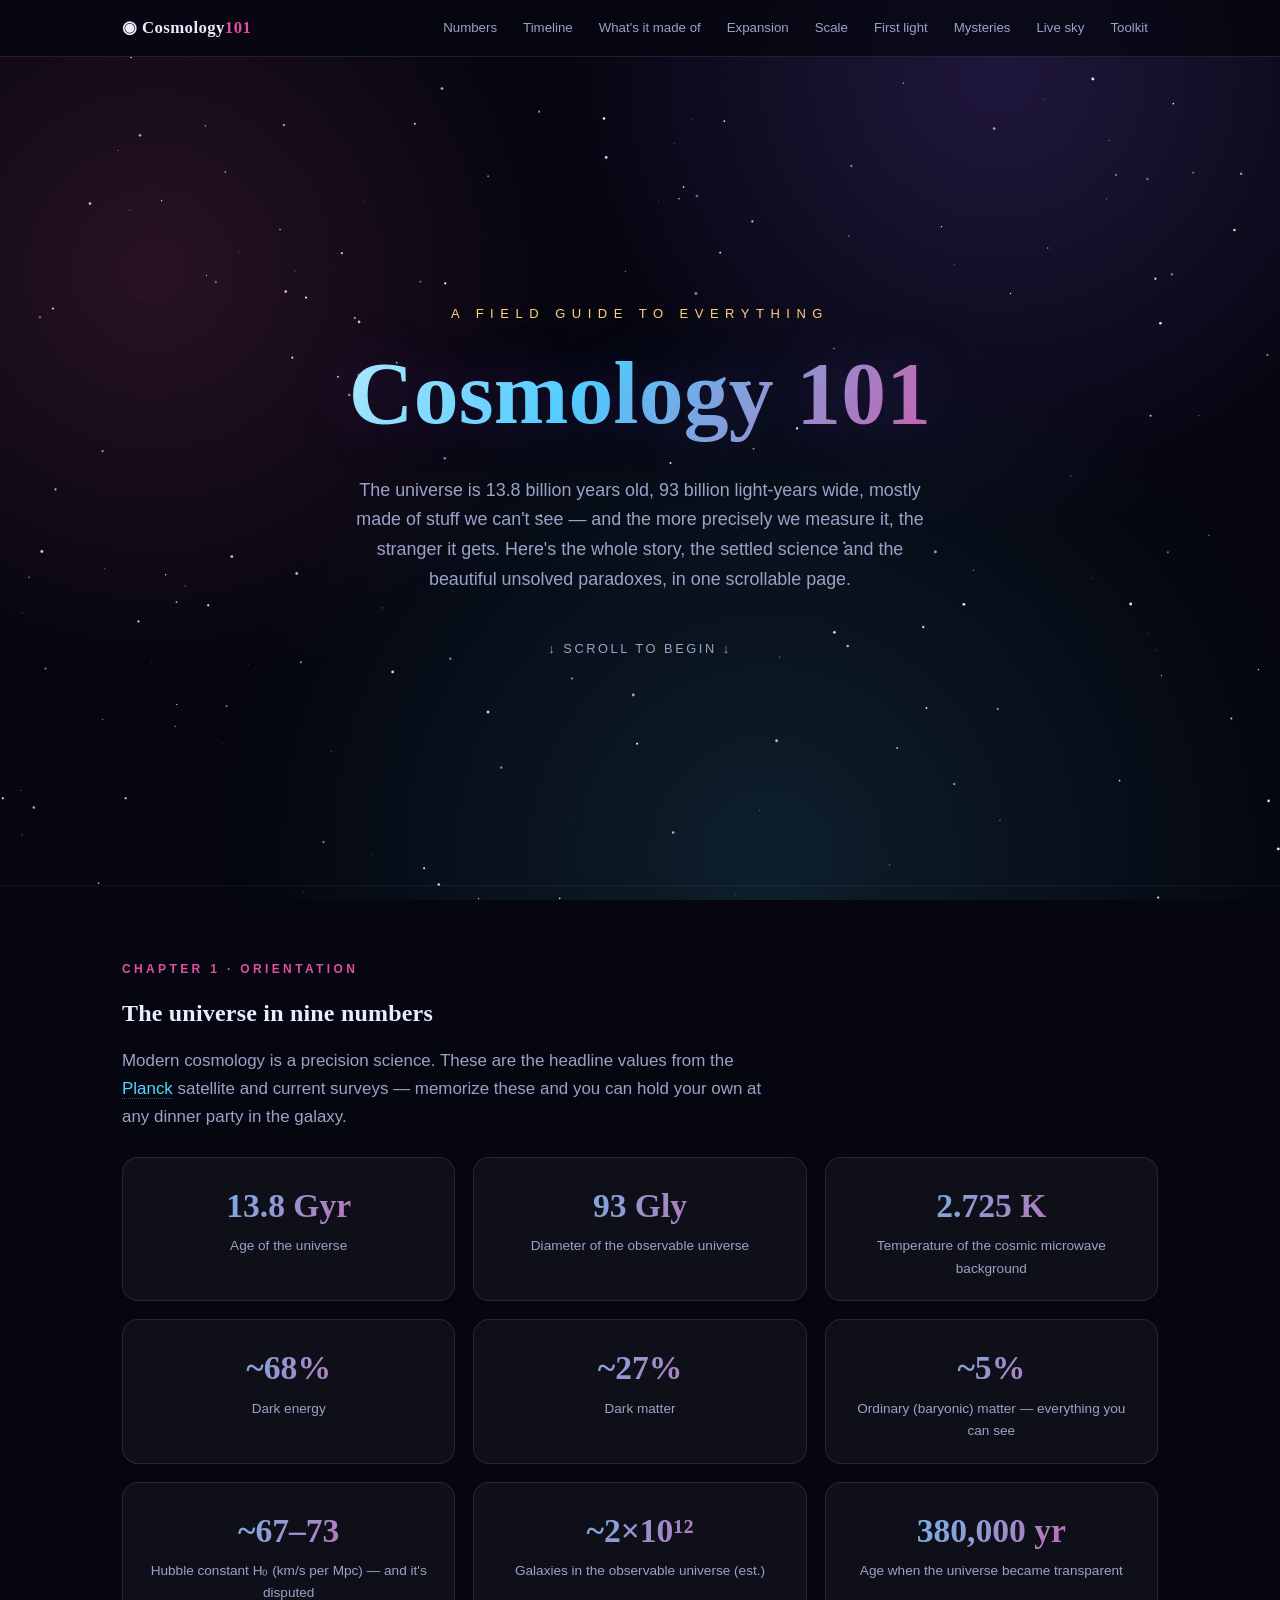
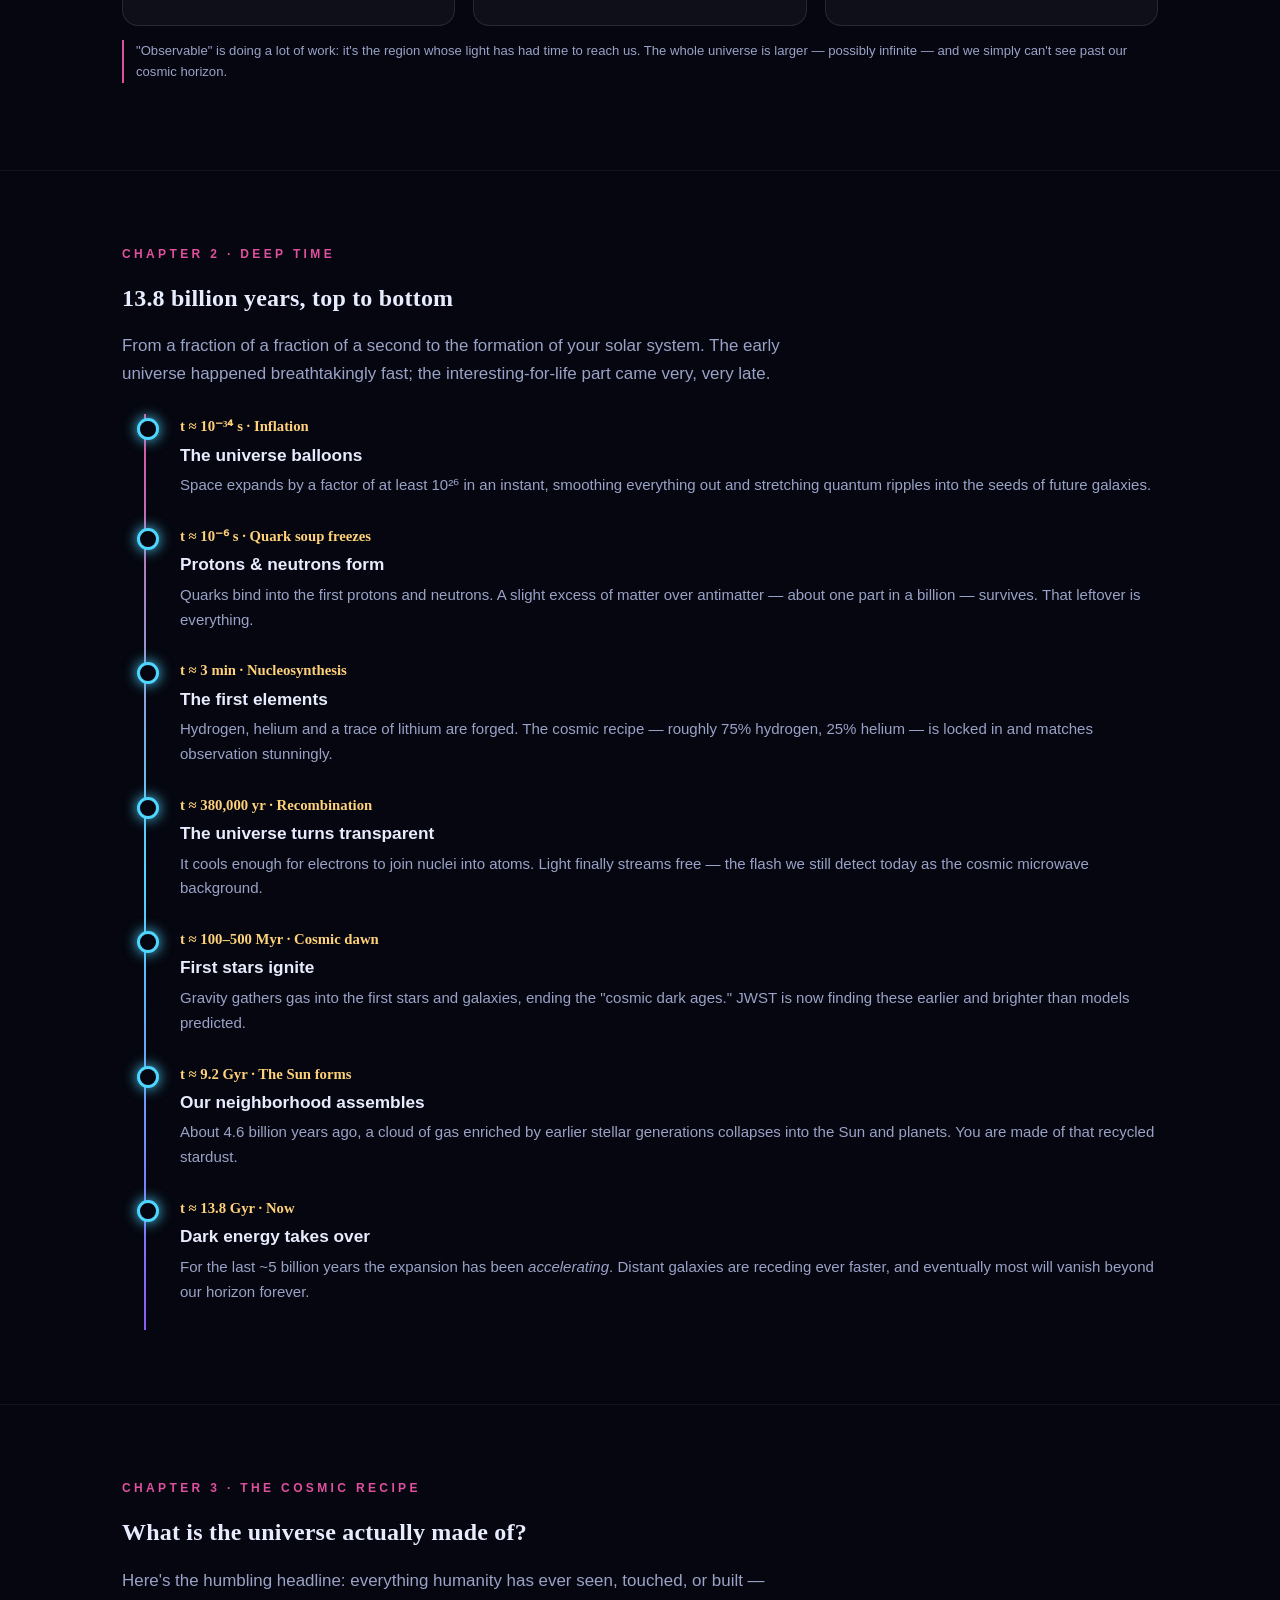
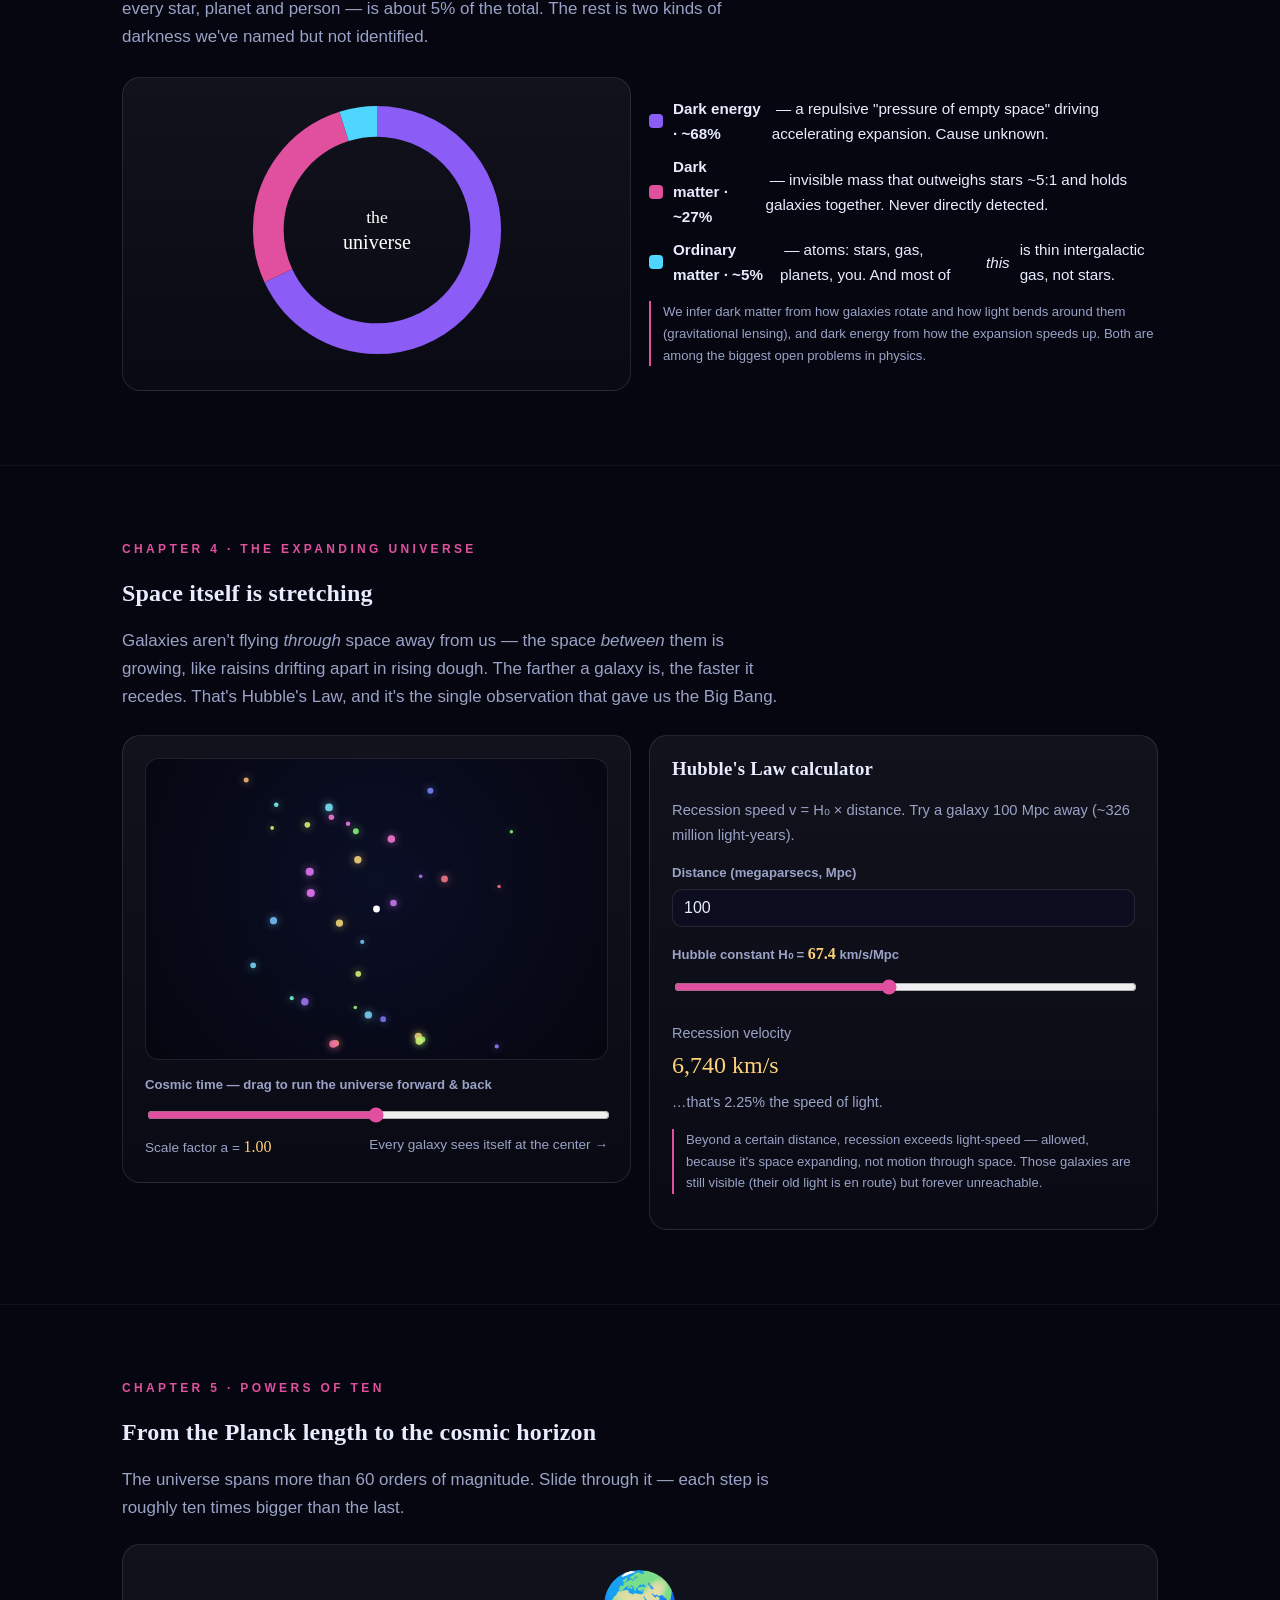
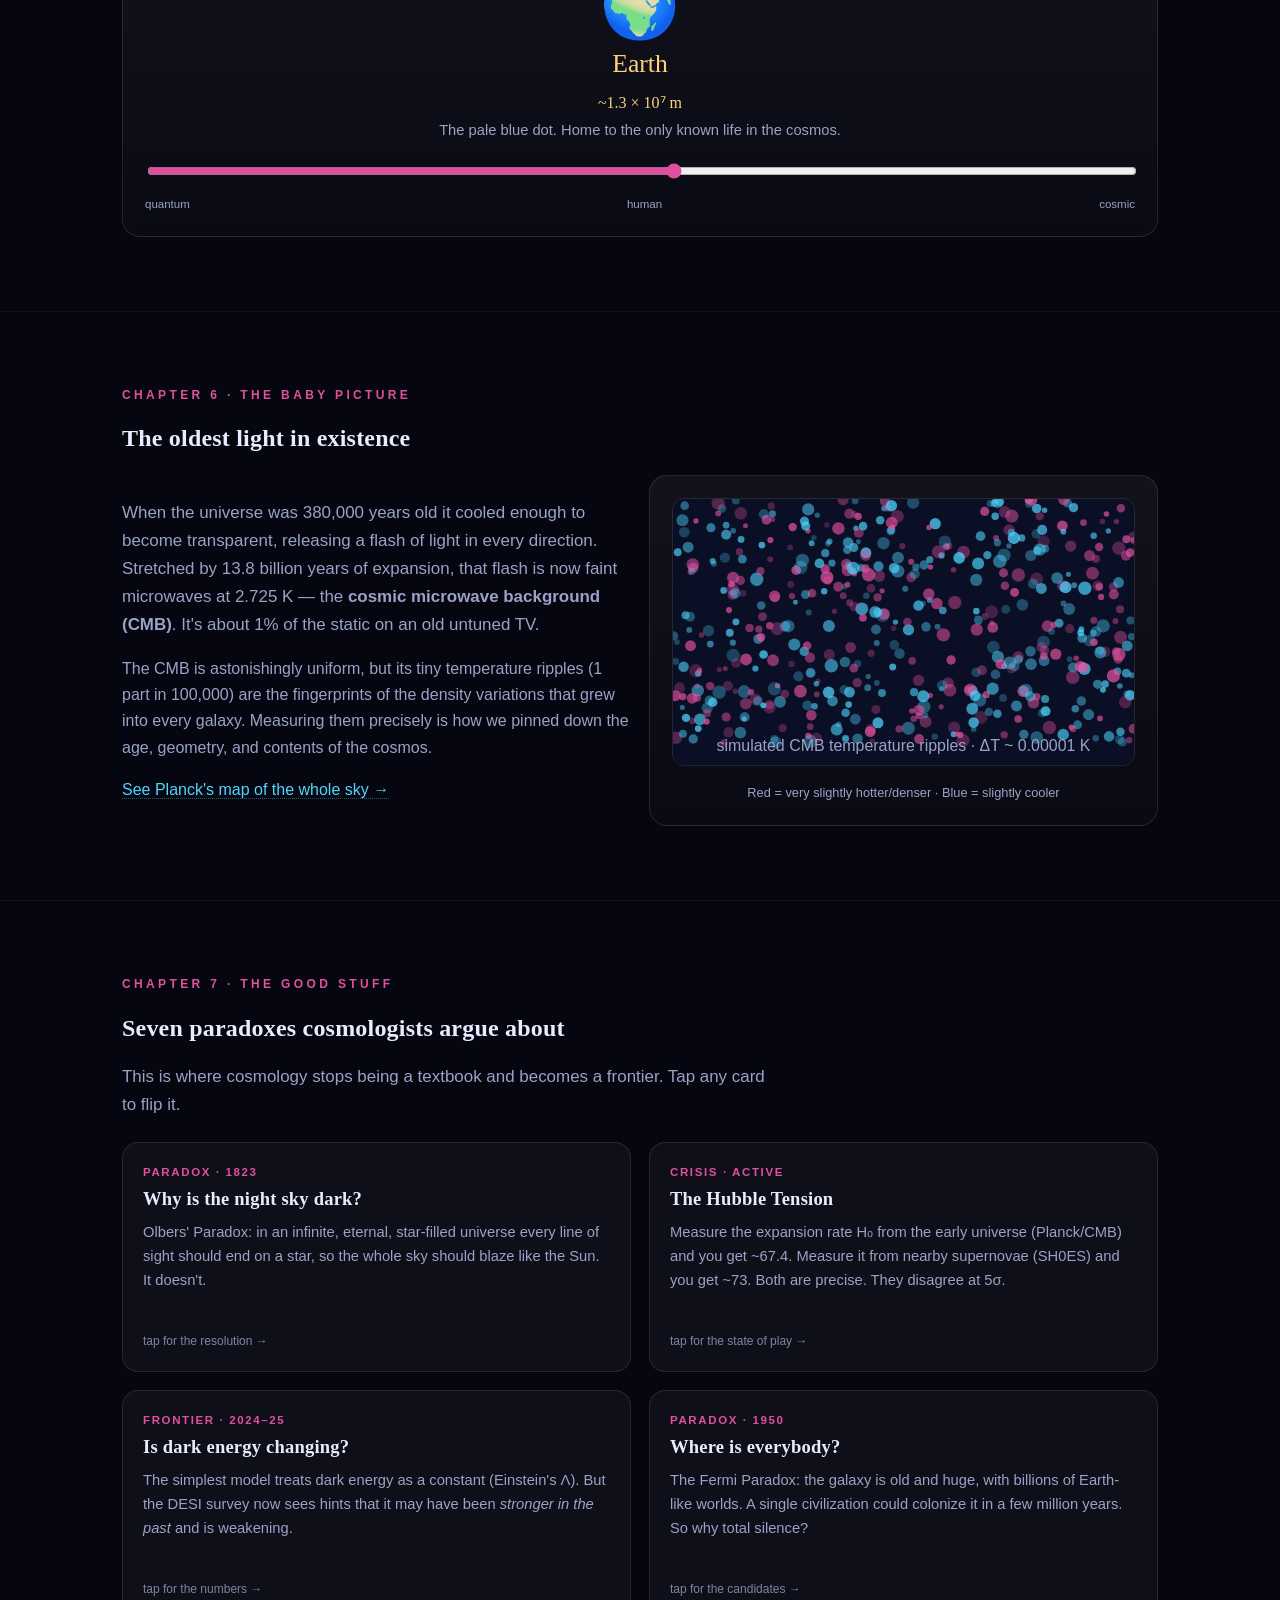
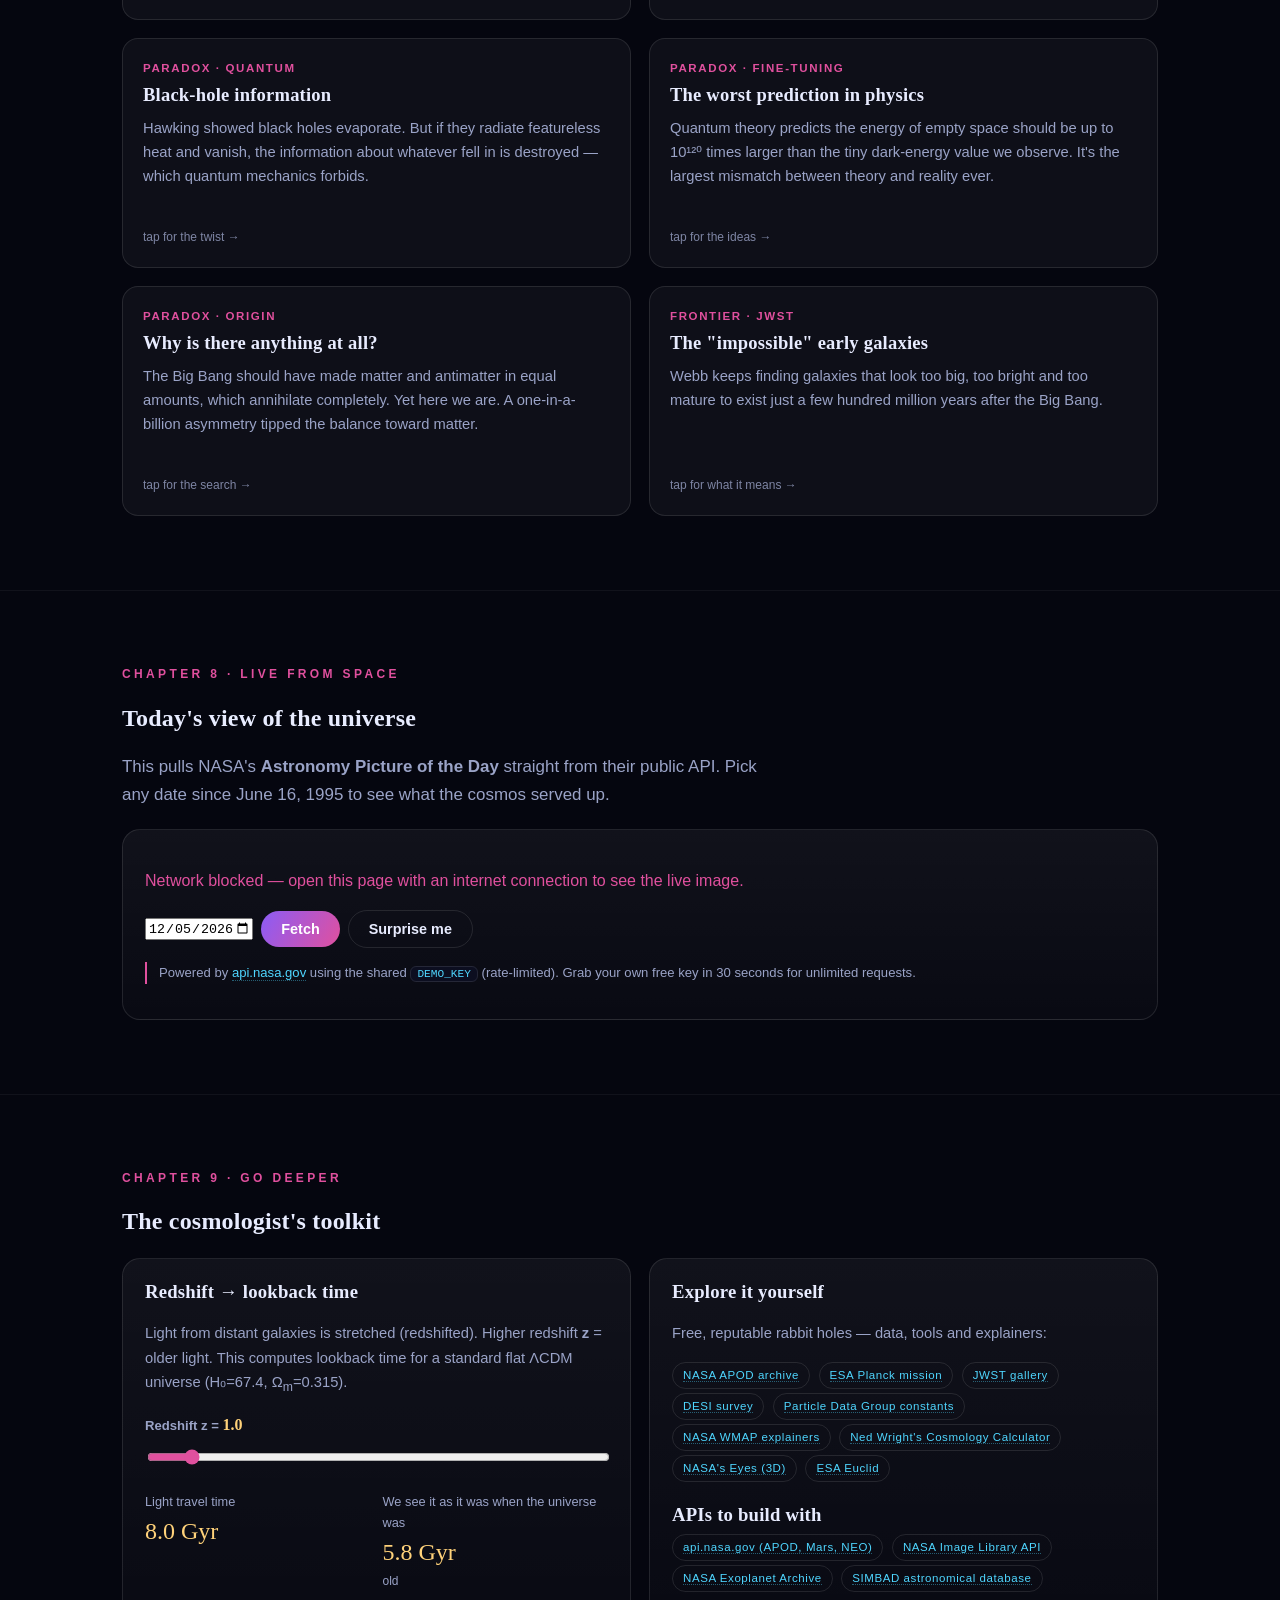
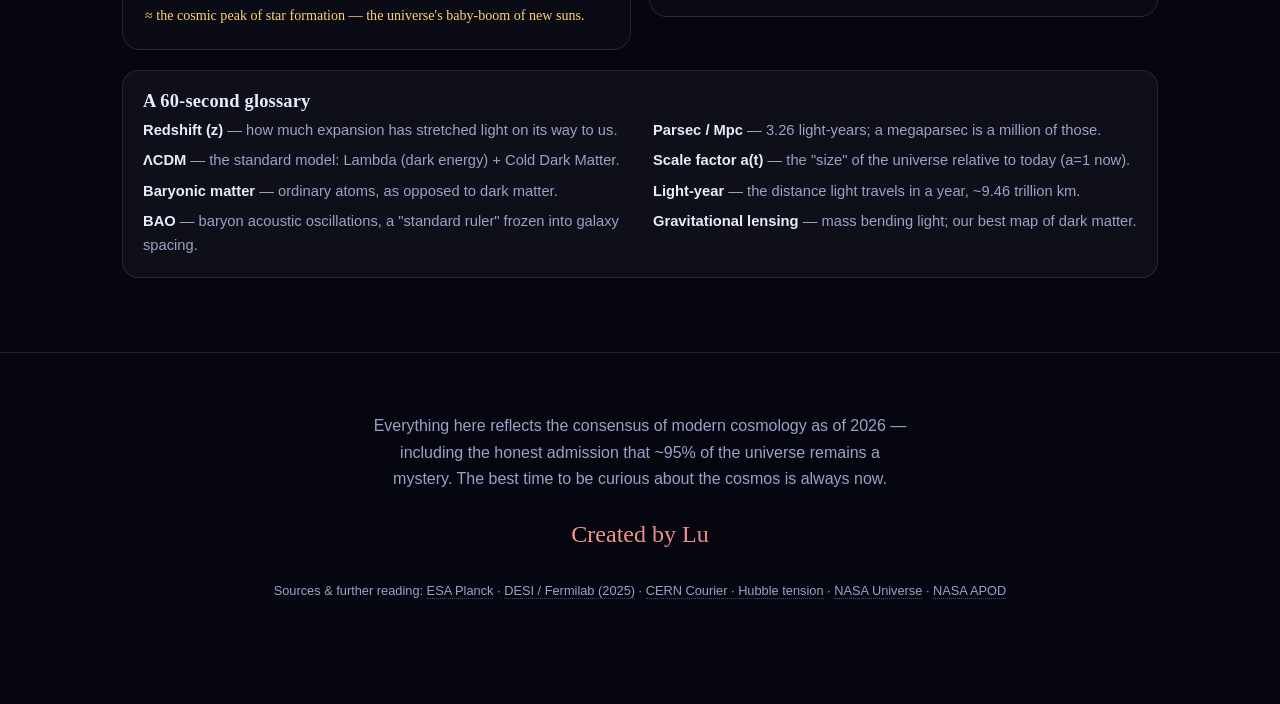
<file: cosmo/cosmology-101.html>
<!DOCTYPE html>
<html lang="en">
<head>
<meta charset="UTF-8">
<meta name="viewport" content="width=device-width, initial-scale=1.0">
<title>Cosmology 101 · A Field Guide to the Universe</title>
<style>
  :root{
    --bg:#05060f;
    --bg2:#0a0c1c;
    --ink:#e8ecff;
    --muted:#9aa3c7;
    --violet:#8b5cf6;
    --magenta:#e0509e;
    --cyan:#4fd6ff;
    --gold:#ffd27a;
    --green:#5eead4;
    --card:rgba(255,255,255,0.04);
    --stroke:rgba(255,255,255,0.10);
    --serif:"Iowan Old Style","Palatino Linotype",Palatino,Georgia,serif;
    --sans:-apple-system,BlinkMacSystemFont,"Segoe UI",Roboto,Helvetica,Arial,sans-serif;
  }
  *{box-sizing:border-box}
  html{scroll-behavior:smooth}
  body{
    margin:0;background:var(--bg);color:var(--ink);
    font-family:var(--sans);line-height:1.65;overflow-x:hidden;
    -webkit-font-smoothing:antialiased;
  }
  a{color:var(--cyan);text-decoration:none;border-bottom:1px dotted rgba(79,214,255,.4)}
  a:hover{color:#fff;border-bottom-color:#fff}
  h1,h2,h3{font-family:var(--serif);font-weight:600;line-height:1.15;letter-spacing:.2px}
  .wrap{max-width:1080px;margin:0 auto;padding:0 22px}
  section{position:relative;padding:74px 0;border-top:1px solid rgba(255,255,255,.05)}
  .eyebrow{font-family:var(--sans);text-transform:uppercase;letter-spacing:.28em;font-size:12px;
    color:var(--magenta);font-weight:700;margin-bottom:14px}
  .lead{color:var(--muted);font-size:1.06rem;max-width:70ch}

  /* starfield */
  #sky{position:fixed;inset:0;z-index:-2;display:block}
  .nebula{position:fixed;inset:0;z-index:-1;pointer-events:none;
    background:
      radial-gradient(60vw 60vw at 78% 8%, rgba(139,92,246,.20), transparent 60%),
      radial-gradient(55vw 55vw at 12% 30%, rgba(224,80,158,.16), transparent 60%),
      radial-gradient(70vw 70vw at 60% 95%, rgba(79,214,255,.12), transparent 62%);}

  /* nav */
  nav{position:sticky;top:0;z-index:50;backdrop-filter:blur(12px);
    background:rgba(5,6,15,.72);border-bottom:1px solid var(--stroke)}
  .navin{display:flex;gap:6px;align-items:center;flex-wrap:wrap;padding:11px 22px;max-width:1080px;margin:0 auto}
  .brand{font-family:var(--serif);font-weight:700;margin-right:auto;font-size:1.05rem;letter-spacing:.4px}
  .brand span{color:var(--magenta)}
  nav a{color:var(--muted);border:0;font-size:.83rem;padding:6px 10px;border-radius:999px}
  nav a:hover{color:#fff;background:rgba(255,255,255,.07)}

  /* hero */
  header.hero{min-height:92vh;display:flex;flex-direction:column;justify-content:center;
    text-align:center;padding:60px 22px 40px}
  .hero h1{font-size:clamp(2.6rem,8vw,5.6rem);margin:.1em 0 .2em;
    background:linear-gradient(120deg,#fff 10%,var(--cyan) 45%,var(--magenta) 80%);
    -webkit-background-clip:text;background-clip:text;color:transparent;text-shadow:0 0 60px rgba(139,92,246,.25)}
  .hero .kick{letter-spacing:.5em;text-transform:uppercase;font-size:13px;color:var(--gold);margin-bottom:8px}
  .hero p{color:var(--muted);max-width:60ch;margin:14px auto 0;font-size:1.12rem}
  .scrollcue{margin-top:44px;color:var(--muted);font-size:.8rem;letter-spacing:.2em;text-transform:uppercase;animation:bob 2.6s ease-in-out infinite}
  @keyframes bob{0%,100%{transform:translateY(0);opacity:.6}50%{transform:translateY(9px);opacity:1}}

  /* cards / grid */
  .grid{display:grid;gap:18px}
  .g3{grid-template-columns:repeat(3,1fr)}
  .g2{grid-template-columns:repeat(2,1fr)}
  .g4{grid-template-columns:repeat(4,1fr)}
  @media(max-width:820px){.g3,.g4{grid-template-columns:repeat(2,1fr)}}
  @media(max-width:560px){.g2,.g3,.g4{grid-template-columns:1fr}}
  .card{background:var(--card);border:1px solid var(--stroke);border-radius:16px;padding:20px}
  .card h3{margin:.1em 0 .3em;font-size:1.15rem}
  .stat{ text-align:center}
  .stat .num{font-family:var(--serif);font-size:2.1rem;font-weight:700;
    background:linear-gradient(120deg,var(--cyan),var(--magenta));-webkit-background-clip:text;background-clip:text;color:transparent}
  .stat .lbl{color:var(--muted);font-size:.85rem;margin-top:2px}
  .pill{display:inline-block;font-size:.72rem;letter-spacing:.05em;padding:3px 10px;border-radius:999px;
    border:1px solid var(--stroke);color:var(--muted);margin:2px 4px 2px 0}

  /* controls */
  .panel{background:linear-gradient(180deg,rgba(255,255,255,.05),rgba(255,255,255,.02));
    border:1px solid var(--stroke);border-radius:18px;padding:22px}
  label.ctl{display:block;font-size:.82rem;color:var(--muted);margin:14px 0 6px;font-weight:600}
  input[type=range]{width:100%;accent-color:var(--magenta);height:22px}
  input[type=number],select{background:#0c0e20;color:var(--ink);border:1px solid var(--stroke);
    border-radius:10px;padding:9px 11px;font-size:1rem;width:100%;font-family:var(--sans)}
  .readout{font-family:var(--serif);font-size:1.5rem;color:var(--gold)}
  .btn{display:inline-block;cursor:pointer;background:linear-gradient(120deg,var(--violet),var(--magenta));
    color:#fff;border:0;border-radius:999px;padding:10px 20px;font-weight:700;font-size:.9rem}
  .btn.ghost{background:transparent;border:1px solid var(--stroke);color:var(--ink)}

  /* timeline */
  .tl{position:relative;margin-top:26px}
  .tl:before{content:"";position:absolute;left:22px;top:0;bottom:0;width:2px;
    background:linear-gradient(var(--magenta),var(--cyan),var(--violet))}
  .ev{position:relative;padding:0 0 26px 58px}
  .ev:before{content:"";position:absolute;left:15px;top:4px;width:16px;height:16px;border-radius:50%;
    background:var(--bg);border:3px solid var(--cyan);box-shadow:0 0 14px var(--cyan)}
  .ev .t{font-family:var(--serif);color:var(--gold);font-size:.92rem;font-weight:700}
  .ev h4{margin:2px 0 4px;font-size:1.08rem}
  .ev p{margin:0;color:var(--muted);font-size:.94rem}

  /* donut legend */
  .legrow{display:flex;align-items:center;gap:10px;margin:8px 0;font-size:.95rem}
  .sw{width:14px;height:14px;border-radius:4px;flex:none}

  /* flip cards */
  .flip{perspective:1400px;min-height:230px}
  .flip .inner{position:relative;width:100%;height:100%;min-height:230px;transition:transform .7s;transform-style:preserve-3d}
  .flip.on .inner{transform:rotateY(180deg)}
  .flip .face{position:absolute;inset:0;backface-visibility:hidden;border-radius:16px;padding:20px;
    border:1px solid var(--stroke);background:var(--card);display:flex;flex-direction:column}
  .flip .back{transform:rotateY(180deg);background:linear-gradient(160deg,rgba(139,92,246,.16),rgba(224,80,158,.10))}
  .flip .tag{font-size:.72rem;letter-spacing:.14em;text-transform:uppercase;color:var(--magenta);font-weight:700}
  .flip h3{font-size:1.16rem;margin:6px 0}
  .flip p{color:var(--muted);font-size:.92rem;margin:4px 0 0}
  .flip .hint{margin-top:auto;font-size:.75rem;color:var(--muted);opacity:.8}
  .flip .face.back p{color:#e7ecff}

  /* apod */
  #apodbox img{width:100%;border-radius:14px;display:block;border:1px solid var(--stroke)}
  .miniform{display:flex;gap:8px;flex-wrap:wrap;align-items:center;margin-top:12px}
  .miniform input{max-width:150px}

  .note{font-size:.82rem;color:var(--muted);border-left:2px solid var(--magenta);padding-left:12px;margin-top:14px}
  .kbd{font-family:ui-monospace,Menlo,monospace;background:#0c0e20;border:1px solid var(--stroke);
    padding:1px 6px;border-radius:6px;font-size:.85em;color:var(--cyan)}
  canvas.toy{width:100%;border-radius:14px;background:radial-gradient(circle at 50% 40%,#0b0f26,#05060f);border:1px solid var(--stroke);display:block}

  footer{padding:60px 22px 90px;text-align:center;border-top:1px solid var(--stroke)}
  .signature{font-family:var(--serif);font-size:1.5rem;
    background:linear-gradient(120deg,var(--gold),var(--magenta));-webkit-background-clip:text;background-clip:text;color:transparent}
  .src{font-size:.8rem;color:var(--muted)}
  .src a{color:var(--muted)}
  .reveal{opacity:0;transform:translateY(24px);transition:opacity .8s ease,transform .8s ease}
  .reveal.show{opacity:1;transform:none}
</style>
</head>
<body>
<canvas id="sky"></canvas>
<div class="nebula"></div>

<nav>
  <div class="navin">
    <div class="brand">◉ Cosmology<span>101</span></div>
    <a href="#numbers">Numbers</a>
    <a href="#timeline">Timeline</a>
    <a href="#recipe">What's it made of</a>
    <a href="#expansion">Expansion</a>
    <a href="#scale">Scale</a>
    <a href="#cmb">First light</a>
    <a href="#mysteries">Mysteries</a>
    <a href="#live">Live sky</a>
    <a href="#toolkit">Toolkit</a>
  </div>
</nav>

<header class="hero">
  <div class="kick">A field guide to everything</div>
  <h1>Cosmology&nbsp;101</h1>
  <p>The universe is 13.8 billion years old, 93 billion light-years wide, mostly made of stuff we can't see — and the more precisely we measure it, the stranger it gets. Here's the whole story, the settled science and the beautiful unsolved paradoxes, in one scrollable page.</p>
  <div class="scrollcue">↓ scroll to begin ↓</div>
</header>

<!-- ============ NUMBERS ============ -->
<section id="numbers">
  <div class="wrap reveal">
    <div class="eyebrow">Chapter 1 · Orientation</div>
    <h2>The universe in nine numbers</h2>
    <p class="lead">Modern cosmology is a precision science. These are the headline values from the <a href="https://www.esa.int/Science_Exploration/Space_Science/Planck" target="_blank" rel="noopener">Planck</a> satellite and current surveys — memorize these and you can hold your own at any dinner party in the galaxy.</p>
    <div class="grid g3" style="margin-top:26px">
      <div class="card stat"><div class="num" data-count="13.8" data-suf=" Gyr">13.8 Gyr</div><div class="lbl">Age of the universe</div></div>
      <div class="card stat"><div class="num">93 Gly</div><div class="lbl">Diameter of the observable universe</div></div>
      <div class="card stat"><div class="num">2.725 K</div><div class="lbl">Temperature of the cosmic microwave background</div></div>
      <div class="card stat"><div class="num">~68%</div><div class="lbl">Dark energy</div></div>
      <div class="card stat"><div class="num">~27%</div><div class="lbl">Dark matter</div></div>
      <div class="card stat"><div class="num">~5%</div><div class="lbl">Ordinary (baryonic) matter — everything you can see</div></div>
      <div class="card stat"><div class="num">~67–73</div><div class="lbl">Hubble constant H₀ (km/s per Mpc) — and it's disputed</div></div>
      <div class="card stat"><div class="num">~2×10¹²</div><div class="lbl">Galaxies in the observable universe (est.)</div></div>
      <div class="card stat"><div class="num">380,000 yr</div><div class="lbl">Age when the universe became transparent</div></div>
    </div>
    <p class="note">"Observable" is doing a lot of work: it's the region whose light has had time to reach us. The whole universe is larger — possibly infinite — and we simply can't see past our cosmic horizon.</p>
  </div>
</section>

<!-- ============ TIMELINE ============ -->
<section id="timeline">
  <div class="wrap reveal">
    <div class="eyebrow">Chapter 2 · Deep time</div>
    <h2>13.8 billion years, top to bottom</h2>
    <p class="lead">From a fraction of a fraction of a second to the formation of your solar system. The early universe happened breathtakingly fast; the interesting-for-life part came very, very late.</p>
    <div class="tl">
      <div class="ev"><div class="t">t ≈ 10⁻³⁴ s · Inflation</div><h4>The universe balloons</h4><p>Space expands by a factor of at least 10²⁶ in an instant, smoothing everything out and stretching quantum ripples into the seeds of future galaxies.</p></div>
      <div class="ev"><div class="t">t ≈ 10⁻⁶ s · Quark soup freezes</div><h4>Protons &amp; neutrons form</h4><p>Quarks bind into the first protons and neutrons. A slight excess of matter over antimatter — about one part in a billion — survives. That leftover is everything.</p></div>
      <div class="ev"><div class="t">t ≈ 3 min · Nucleosynthesis</div><h4>The first elements</h4><p>Hydrogen, helium and a trace of lithium are forged. The cosmic recipe — roughly 75% hydrogen, 25% helium — is locked in and matches observation stunningly.</p></div>
      <div class="ev"><div class="t">t ≈ 380,000 yr · Recombination</div><h4>The universe turns transparent</h4><p>It cools enough for electrons to join nuclei into atoms. Light finally streams free — the flash we still detect today as the cosmic microwave background.</p></div>
      <div class="ev"><div class="t">t ≈ 100–500 Myr · Cosmic dawn</div><h4>First stars ignite</h4><p>Gravity gathers gas into the first stars and galaxies, ending the "cosmic dark ages." JWST is now finding these earlier and brighter than models predicted.</p></div>
      <div class="ev"><div class="t">t ≈ 9.2 Gyr · The Sun forms</div><h4>Our neighborhood assembles</h4><p>About 4.6 billion years ago, a cloud of gas enriched by earlier stellar generations collapses into the Sun and planets. You are made of that recycled stardust.</p></div>
      <div class="ev"><div class="t">t ≈ 13.8 Gyr · Now</div><h4>Dark energy takes over</h4><p>For the last ~5 billion years the expansion has been <em>accelerating</em>. Distant galaxies are receding ever faster, and eventually most will vanish beyond our horizon forever.</p></div>
    </div>
  </div>
</section>

<!-- ============ RECIPE (composition) ============ -->
<section id="recipe">
  <div class="wrap reveal">
    <div class="eyebrow">Chapter 3 · The cosmic recipe</div>
    <h2>What is the universe actually made of?</h2>
    <p class="lead">Here's the humbling headline: everything humanity has ever seen, touched, or built — every star, planet and person — is about 5% of the total. The rest is two kinds of darkness we've named but not identified.</p>
    <div class="grid g2" style="margin-top:26px;align-items:center">
      <div class="panel" style="text-align:center">
        <svg viewBox="0 0 220 220" width="260" height="260" style="max-width:100%">
          <g id="donut" transform="rotate(-90 110 110)"></g>
          <text x="110" y="104" text-anchor="middle" fill="#fff" font-size="15" font-family="var(--serif)">the</text>
          <text x="110" y="126" text-anchor="middle" fill="#fff" font-size="17" font-family="var(--serif)">universe</text>
        </svg>
      </div>
      <div>
        <div class="legrow"><span class="sw" style="background:#8b5cf6"></span><b>Dark energy · ~68%</b>&nbsp;— a repulsive "pressure of empty space" driving accelerating expansion. Cause unknown.</div>
        <div class="legrow"><span class="sw" style="background:#e0509e"></span><b>Dark matter · ~27%</b>&nbsp;— invisible mass that outweighs stars ~5:1 and holds galaxies together. Never directly detected.</div>
        <div class="legrow"><span class="sw" style="background:#4fd6ff"></span><b>Ordinary matter · ~5%</b>&nbsp;— atoms: stars, gas, planets, you. And most of <em>this</em> is thin intergalactic gas, not stars.</div>
        <p class="note">We infer dark matter from how galaxies rotate and how light bends around them (gravitational lensing), and dark energy from how the expansion speeds up. Both are among the biggest open problems in physics.</p>
      </div>
    </div>
  </div>
</section>

<!-- ============ EXPANSION ============ -->
<section id="expansion">
  <div class="wrap reveal">
    <div class="eyebrow">Chapter 4 · The expanding universe</div>
    <h2>Space itself is stretching</h2>
    <p class="lead">Galaxies aren't flying <em>through</em> space away from us — the space <em>between</em> them is growing, like raisins drifting apart in rising dough. The farther a galaxy is, the faster it recedes. That's Hubble's Law, and it's the single observation that gave us the Big Bang.</p>

    <div class="grid g2" style="margin-top:24px;align-items:start">
      <div class="panel">
        <canvas id="expcanvas" class="toy" height="300"></canvas>
        <label class="ctl">Cosmic time — drag to run the universe forward &amp; back</label>
        <input id="expTime" type="range" min="1" max="100" value="50">
        <div style="display:flex;justify-content:space-between;font-size:.85rem;color:var(--muted)">
          <span>Scale factor a = <span id="scaleOut" class="readout" style="font-size:1rem">1.00</span></span>
          <span>Every galaxy sees itself at the center →</span>
        </div>
      </div>

      <div class="panel">
        <h3 style="margin-top:0">Hubble's Law calculator</h3>
        <p style="color:var(--muted);font-size:.92rem;margin-top:4px">Recession speed v = H₀ × distance. Try a galaxy 100 Mpc away (~326 million light-years).</p>
        <label class="ctl">Distance (megaparsecs, Mpc)</label>
        <input id="hubDist" type="number" value="100" min="0" step="10">
        <label class="ctl">Hubble constant H₀ = <span id="h0lbl" class="readout" style="font-size:1rem">67.4</span> km/s/Mpc</label>
        <input id="hubH0" type="range" min="60" max="76" value="67.4" step="0.1">
        <div style="margin-top:16px;font-size:.9rem;color:var(--muted)">Recession velocity</div>
        <div class="readout" id="hubVel">6,740 km/s</div>
        <div style="margin-top:6px;font-size:.9rem;color:var(--muted)">…that's <span id="hubC">2.25%</span> the speed of light.</div>
        <p class="note">Beyond a certain distance, recession exceeds light-speed — allowed, because it's space expanding, not motion through space. Those galaxies are still visible (their old light is en route) but forever unreachable.</p>
      </div>
    </div>
  </div>
</section>

<!-- ============ SCALE ============ -->
<section id="scale">
  <div class="wrap reveal">
    <div class="eyebrow">Chapter 5 · Powers of ten</div>
    <h2>From the Planck length to the cosmic horizon</h2>
    <p class="lead">The universe spans more than 60 orders of magnitude. Slide through it — each step is roughly ten times bigger than the last.</p>
    <div class="panel" style="margin-top:22px;text-align:center">
      <div id="scaleEmoji" style="font-size:4rem;line-height:1;margin:6px 0">🌍</div>
      <div id="scaleName" class="readout" style="font-size:1.6rem">Earth</div>
      <div id="scaleSize" style="color:var(--gold);font-family:var(--serif);margin:4px 0 2px">~1.3 × 10⁷ meters</div>
      <div id="scaleDesc" style="color:var(--muted);font-size:.92rem;max-width:60ch;margin:0 auto 16px">The pale blue dot. Home to the only known life in the cosmos.</div>
      <input id="scaleSlider" type="range" min="0" max="15" value="8">
      <div style="display:flex;justify-content:space-between;font-size:.72rem;color:var(--muted);margin-top:4px">
        <span>quantum</span><span>human</span><span>cosmic</span>
      </div>
    </div>
  </div>
</section>

<!-- ============ CMB ============ -->
<section id="cmb">
  <div class="wrap reveal">
    <div class="eyebrow">Chapter 6 · The baby picture</div>
    <h2>The oldest light in existence</h2>
    <div class="grid g2" style="align-items:center;margin-top:22px">
      <div>
        <p class="lead">When the universe was 380,000 years old it cooled enough to become transparent, releasing a flash of light in every direction. Stretched by 13.8 billion years of expansion, that flash is now faint microwaves at 2.725 K — the <b>cosmic microwave background (CMB)</b>. It's about 1% of the static on an old untuned TV.</p>
        <p style="color:var(--muted)">The CMB is astonishingly uniform, but its tiny temperature ripples (1 part in 100,000) are the fingerprints of the density variations that grew into every galaxy. Measuring them precisely is how we pinned down the age, geometry, and contents of the cosmos.</p>
        <p><a href="https://www.cosmos.esa.int/web/planck/picture-gallery" target="_blank" rel="noopener">See Planck's map of the whole sky →</a></p>
      </div>
      <div class="panel" style="text-align:center">
        <svg viewBox="0 0 260 150" width="100%" style="border-radius:12px;overflow:hidden;border:1px solid var(--stroke)">
          <defs><radialGradient id="cmbg"><stop offset="0" stop-color="#e0509e"/><stop offset="1" stop-color="#4fd6ff"/></radialGradient></defs>
          <rect width="260" height="150" fill="#0b0f26"/>
          <g id="cmbdots"></g>
          <text x="130" y="142" text-anchor="middle" fill="#9aa3c7" font-size="9">simulated CMB temperature ripples · ΔT ~ 0.00001 K</text>
        </svg>
        <div style="font-size:.8rem;color:var(--muted);margin-top:8px">Red = very slightly hotter/denser · Blue = slightly cooler</div>
      </div>
    </div>
  </div>
</section>

<!-- ============ MYSTERIES ============ -->
<section id="mysteries">
  <div class="wrap reveal">
    <div class="eyebrow">Chapter 7 · The good stuff</div>
    <h2>Seven paradoxes cosmologists argue about</h2>
    <p class="lead">This is where cosmology stops being a textbook and becomes a frontier. Tap any card to flip it.</p>
    <div class="grid g2" style="margin-top:24px" id="flipgrid">

      <div class="flip"><div class="inner">
        <div class="face"><div class="tag">Paradox · 1823</div><h3>Why is the night sky dark?</h3><p>Olbers' Paradox: in an infinite, eternal, star-filled universe every line of sight should end on a star, so the whole sky should blaze like the Sun. It doesn't.</p><div class="hint">tap for the resolution →</div></div>
        <div class="face back"><div class="tag">Resolution</div><h3>Because it had a beginning</h3><p>The universe is finite in age, so light from very distant stars hasn't arrived yet. And expansion redshifts distant light out of the visible band. Darkness itself is evidence of the Big Bang.</p></div>
      </div></div>

      <div class="flip"><div class="inner">
        <div class="face"><div class="tag">Crisis · active</div><h3>The Hubble Tension</h3><p>Measure the expansion rate H₀ from the early universe (Planck/CMB) and you get ~67.4. Measure it from nearby supernovae (SH0ES) and you get ~73. Both are precise. They disagree at 5σ.</p><div class="hint">tap for the state of play →</div></div>
        <div class="face back"><div class="tag">2025 status</div><h3>JWST made it worse</h3><p>Many hoped Webb would show the local measurement was flawed. Instead it confirmed the Cepheid distances, deepening the tension. It may be pointing to genuinely new physics in the early universe.</p></div>
      </div></div>

      <div class="flip"><div class="inner">
        <div class="face"><div class="tag">Frontier · 2024–25</div><h3>Is dark energy changing?</h3><p>The simplest model treats dark energy as a constant (Einstein's Λ). But the DESI survey now sees hints that it may have been <em>stronger in the past</em> and is weakening.</p><div class="hint">tap for the numbers →</div></div>
        <div class="face back"><div class="tag">DESI DR2</div><h3>A 4σ hint</h3><p>Combining DESI's 2025 data with the CMB and supernovae disfavors a constant Λ at up to ~4σ. Not yet the 5σ "discovery" bar — but if it holds, the textbook model needs rewriting.</p></div>
      </div></div>

      <div class="flip"><div class="inner">
        <div class="face"><div class="tag">Paradox · 1950</div><h3>Where is everybody?</h3><p>The Fermi Paradox: the galaxy is old and huge, with billions of Earth-like worlds. A single civilization could colonize it in a few million years. So why total silence?</p><div class="hint">tap for the candidates →</div></div>
        <div class="face back"><div class="tag">Possible answers</div><h3>Take your pick</h3><p>Maybe life is rare; maybe intelligence self-destructs (a "Great Filter"); maybe they're out there but quiet, or we're too early to the party. We genuinely don't know — and that uncertainty is itself alarming.</p></div>
      </div></div>

      <div class="flip"><div class="inner">
        <div class="face"><div class="tag">Paradox · quantum</div><h3>Black-hole information</h3><p>Hawking showed black holes evaporate. But if they radiate featureless heat and vanish, the information about whatever fell in is destroyed — which quantum mechanics forbids.</p><div class="hint">tap for the twist →</div></div>
        <div class="face back"><div class="tag">Where it stands</div><h3>Physics vs. physics</h3><p>General relativity and quantum theory give contradictory answers, so one must bend. Recent work ("islands," the Page curve) suggests information does escape, but a full theory of quantum gravity is still missing.</p></div>
      </div></div>

      <div class="flip"><div class="inner">
        <div class="face"><div class="tag">Paradox · fine-tuning</div><h3>The worst prediction in physics</h3><p>Quantum theory predicts the energy of empty space should be up to 10¹²⁰ times larger than the tiny dark-energy value we observe. It's the largest mismatch between theory and reality ever.</p><div class="hint">tap for the ideas →</div></div>
        <div class="face back"><div class="tag">Attempts</div><h3>No accepted answer</h3><p>Proposals range from unknown cancellation mechanisms to the multiverse — that Λ varies across countless universes and we live in a rare one where it's small enough for galaxies (and us) to form.</p></div>
      </div></div>

      <div class="flip"><div class="inner">
        <div class="face"><div class="tag">Paradox · origin</div><h3>Why is there anything at all?</h3><p>The Big Bang should have made matter and antimatter in equal amounts, which annihilate completely. Yet here we are. A one-in-a-billion asymmetry tipped the balance toward matter.</p><div class="hint">tap for the search →</div></div>
        <div class="face back"><div class="tag">Baryogenesis</div><h3>An unsolved excess</h3><p>Something in the early universe favored matter over antimatter. Experiments hunt for tiny asymmetries in particle decays that could explain it, but the mechanism remains one of physics' great open questions.</p></div>
      </div></div>

      <div class="flip"><div class="inner">
        <div class="face"><div class="tag">Frontier · JWST</div><h3>The "impossible" early galaxies</h3><p>Webb keeps finding galaxies that look too big, too bright and too mature to exist just a few hundred million years after the Big Bang.</p><div class="hint">tap for what it means →</div></div>
        <div class="face back"><div class="tag">Open question</div><h3>Faster than we thought</h3><p>Either early star formation was far more efficient than models allow, or some of the light comes from feeding black holes. It's an active puzzle reshaping our picture of cosmic dawn — not (yet) a crisis for the Big Bang.</p></div>
      </div></div>

    </div>
  </div>
</section>

<!-- ============ LIVE SKY ============ -->
<section id="live">
  <div class="wrap reveal">
    <div class="eyebrow">Chapter 8 · Live from space</div>
    <h2>Today's view of the universe</h2>
    <p class="lead">This pulls NASA's <b>Astronomy Picture of the Day</b> straight from their public API. Pick any date since June 16, 1995 to see what the cosmos served up.</p>
    <div class="panel" style="margin-top:20px">
      <div id="apodbox"><p style="color:var(--muted)">Loading today's cosmos… (needs an internet connection)</p></div>
      <div class="miniform">
        <input id="apodDate" type="date">
        <button class="btn" id="apodBtn">Fetch</button>
        <button class="btn ghost" id="apodRand">Surprise me</button>
      </div>
      <p class="note">Powered by <a href="https://api.nasa.gov/" target="_blank" rel="noopener">api.nasa.gov</a> using the shared <span class="kbd">DEMO_KEY</span> (rate-limited). Grab your own free key in 30 seconds for unlimited requests.</p>
    </div>
  </div>
</section>

<!-- ============ TOOLKIT ============ -->
<section id="toolkit">
  <div class="wrap reveal">
    <div class="eyebrow">Chapter 9 · Go deeper</div>
    <h2>The cosmologist's toolkit</h2>

    <div class="grid g2" style="margin-top:22px;align-items:start">
      <div class="panel">
        <h3 style="margin-top:0">Redshift → lookback time</h3>
        <p style="color:var(--muted);font-size:.92rem">Light from distant galaxies is stretched (redshifted). Higher redshift <b>z</b> = older light. This computes lookback time for a standard flat ΛCDM universe (H₀=67.4, Ω<sub>m</sub>=0.315).</p>
        <label class="ctl">Redshift z = <span id="zlbl" class="readout" style="font-size:1rem">1.0</span></label>
        <input id="zSlider" type="range" min="0" max="12" value="1" step="0.1">
        <div class="grid g2" style="gap:12px;margin-top:14px">
          <div><div style="font-size:.8rem;color:var(--muted)">Light travel time</div><div class="readout" id="ztime">7.8 Gyr</div></div>
          <div><div style="font-size:.8rem;color:var(--muted)">We see it as it was when the universe was</div><div class="readout" id="zage">6.0 Gyr</div><div style="font-size:.75rem;color:var(--muted)">old</div></div>
        </div>
        <div id="zexample" style="margin-top:12px;font-size:.88rem;color:var(--gold);font-family:var(--serif)"></div>
      </div>

      <div class="panel">
        <h3 style="margin-top:0">Explore it yourself</h3>
        <p style="color:var(--muted);font-size:.92rem">Free, reputable rabbit holes — data, tools and explainers:</p>
        <div>
          <span class="pill"><a href="https://apod.nasa.gov/apod/" target="_blank" rel="noopener">NASA APOD archive</a></span>
          <span class="pill"><a href="https://www.esa.int/Science_Exploration/Space_Science/Planck" target="_blank" rel="noopener">ESA Planck mission</a></span>
          <span class="pill"><a href="https://webbtelescope.org/" target="_blank" rel="noopener">JWST gallery</a></span>
          <span class="pill"><a href="https://www.desi.lbl.gov/" target="_blank" rel="noopener">DESI survey</a></span>
          <span class="pill"><a href="https://pdg.lbl.gov/2023/reviews/rpp2022-rev-astrophysical-constants.pdf" target="_blank" rel="noopener">Particle Data Group constants</a></span>
          <span class="pill"><a href="https://map.gsfc.nasa.gov/universe/" target="_blank" rel="noopener">NASA WMAP explainers</a></span>
          <span class="pill"><a href="https://www.astro.ucla.edu/~wright/CosmoCalc.html" target="_blank" rel="noopener">Ned Wright's Cosmology Calculator</a></span>
          <span class="pill"><a href="https://eyes.nasa.gov/" target="_blank" rel="noopener">NASA's Eyes (3D)</a></span>
          <span class="pill"><a href="https://sci.esa.int/web/euclid" target="_blank" rel="noopener">ESA Euclid</a></span>
        </div>
        <h3 style="margin:20px 0 6px">APIs to build with</h3>
        <div>
          <span class="pill"><a href="https://api.nasa.gov/" target="_blank" rel="noopener">api.nasa.gov (APOD, Mars, NEO)</a></span>
          <span class="pill"><a href="https://images-api.nasa.gov/" target="_blank" rel="noopener">NASA Image Library API</a></span>
          <span class="pill"><a href="https://exoplanetarchive.ipac.caltech.edu/docs/program_interfaces.html" target="_blank" rel="noopener">NASA Exoplanet Archive</a></span>
          <span class="pill"><a href="http://simbad.u-strasbg.fr/simbad/" target="_blank" rel="noopener">SIMBAD astronomical database</a></span>
        </div>
      </div>
    </div>

    <div class="card" style="margin-top:20px">
      <h3 style="margin-top:0">A 60-second glossary</h3>
      <div class="grid g2" style="gap:6px 26px;font-size:.92rem;color:var(--muted)">
        <div><b style="color:var(--ink)">Redshift (z)</b> — how much expansion has stretched light on its way to us.</div>
        <div><b style="color:var(--ink)">Parsec / Mpc</b> — 3.26 light-years; a megaparsec is a million of those.</div>
        <div><b style="color:var(--ink)">ΛCDM</b> — the standard model: Lambda (dark energy) + Cold Dark Matter.</div>
        <div><b style="color:var(--ink)">Scale factor a(t)</b> — the "size" of the universe relative to today (a=1 now).</div>
        <div><b style="color:var(--ink)">Baryonic matter</b> — ordinary atoms, as opposed to dark matter.</div>
        <div><b style="color:var(--ink)">Light-year</b> — the distance light travels in a year, ~9.46 trillion km.</div>
        <div><b style="color:var(--ink)">BAO</b> — baryon acoustic oscillations, a "standard ruler" frozen into galaxy spacing.</div>
        <div><b style="color:var(--ink)">Gravitational lensing</b> — mass bending light; our best map of dark matter.</div>
      </div>
    </div>
  </div>
</section>

<footer>
  <div class="wrap">
    <p style="color:var(--muted);max-width:60ch;margin:0 auto 22px">
      Everything here reflects the consensus of modern cosmology as of 2026 — including the honest admission that ~95% of the universe remains a mystery. The best time to be curious about the cosmos is always now.
    </p>
    <div class="signature">Created by Lu</div>
    <p class="src" style="margin-top:26px">Sources &amp; further reading:
      <a href="https://www.esa.int/Science_Exploration/Space_Science/Planck" target="_blank" rel="noopener">ESA Planck</a> ·
      <a href="https://news.fnal.gov/2025/03/new-desi-results-strengthen-hints-that-dark-energy-may-evolve/" target="_blank" rel="noopener">DESI / Fermilab (2025)</a> ·
      <a href="https://cerncourier.com/a/the-hubble-tension/" target="_blank" rel="noopener">CERN Courier · Hubble tension</a> ·
      <a href="https://science.nasa.gov/universe/" target="_blank" rel="noopener">NASA Universe</a> ·
      <a href="https://apod.nasa.gov/apod/" target="_blank" rel="noopener">NASA APOD</a>
    </p>
  </div>
</footer>

<script>
/* ---------- starfield ---------- */
(function(){
  const c=document.getElementById('sky'),x=c.getContext('2d');let w,h,stars;
  function init(){w=c.width=innerWidth;h=c.height=innerHeight;
    stars=Array.from({length:Math.min(320,Math.floor(w*h/6000))},()=>({
      x:Math.random()*w,y:Math.random()*h,z:Math.random()*1.6+.3,
      r:Math.random()*1.3+.2,tw:Math.random()*Math.PI*2}));}
  function draw(t){x.clearRect(0,0,w,h);
    for(const s of stars){const a=.4+.6*Math.abs(Math.sin(s.tw+t/900*s.z));
      x.globalAlpha=a;x.fillStyle= s.z>1.3?'#cfe0ff':(s.z>0.8?'#fff':'#ffe6c9');
      x.beginPath();x.arc(s.x,s.y,s.r,0,7);x.fill();
      s.y+=s.z*0.04;if(s.y>h){s.y=0;s.x=Math.random()*w;}}
    x.globalAlpha=1;requestAnimationFrame(draw);}
  addEventListener('resize',init);init();requestAnimationFrame(draw);
})();

/* ---------- reveal on scroll ---------- */
(function(){const obs=new IntersectionObserver(es=>es.forEach(e=>{if(e.isIntersecting)e.target.classList.add('show')}),{threshold:.12});
  document.querySelectorAll('.reveal').forEach(el=>obs.observe(el));})();

/* ---------- composition donut ---------- */
(function(){
  const data=[{v:68,c:'#8b5cf6'},{v:27,c:'#e0509e'},{v:5,c:'#4fd6ff'}];
  const R=92,cx=110,cy=110,circ=2*Math.PI*R,g=document.getElementById('donut');
  let off=0;
  data.forEach(d=>{
    const len=circ*d.v/100;
    const el=document.createElementNS('http://www.w3.org/2000/svg','circle');
    el.setAttribute('cx',cx);el.setAttribute('cy',cy);el.setAttribute('r',R);
    el.setAttribute('fill','none');el.setAttribute('stroke',d.c);el.setAttribute('stroke-width',26);
    el.setAttribute('stroke-dasharray',`${len} ${circ-len}`);
    el.setAttribute('stroke-dashoffset',-off);
    el.style.transition='stroke-width .3s';
    g.appendChild(el);off+=len;
  });
})();

/* ---------- CMB dots ---------- */
(function(){
  const g=document.getElementById('cmbdots');
  for(let i=0;i<520;i++){
    const cx=Math.random()*260,cy=Math.random()*138,t=Math.random();
    const el=document.createElementNS('http://www.w3.org/2000/svg','circle');
    el.setAttribute('cx',cx);el.setAttribute('cy',cy);el.setAttribute('r',Math.random()*2.4+1.4);
    const col=t<.5? [79,214,255] : [224,80,158];
    el.setAttribute('fill',`rgba(${col[0]},${col[1]},${col[2]},${.25+Math.random()*.5})`);
    g.appendChild(el);
  }
})();

/* ---------- expanding universe ---------- */
(function(){
  const cv=document.getElementById('expcanvas'),g=cv.getContext('2d');
  const seeds=Array.from({length:34},()=>({x:(Math.random()*2-1),y:(Math.random()*2-1),r:Math.random()*2+1.4,h:Math.random()*360}));
  function size(){cv.width=cv.clientWidth*devicePixelRatio;cv.height=300*devicePixelRatio;g.setTransform(devicePixelRatio,0,0,devicePixelRatio,0,0);}
  const slider=document.getElementById('expTime'),out=document.getElementById('scaleOut');
  function draw(){
    const W=cv.clientWidth,H=300,cx=W/2,cy=H/2;
    const a=slider.value/50; // scale factor 0.02..2
    g.clearRect(0,0,W,H);
    out.textContent=a.toFixed(2);
    const spread=Math.min(W,H)*0.46*a;
    // connecting faint lines to show uniform stretch
    for(const s of seeds){
      const px=cx+s.x*spread, py=cy+s.y*spread;
      g.beginPath();g.arc(px,py,s.r*(0.7+a*0.5),0,7);
      g.fillStyle=`hsla(${s.h},80%,70%,.9)`;g.shadowBlur=8;g.shadowColor=`hsla(${s.h},80%,70%,.7)`;
      g.fill();g.shadowBlur=0;
    }
    // center marker (Milky Way)
    g.beginPath();g.arc(cx,cy,3.4,0,7);g.fillStyle='#fff';g.fill();
  }
  addEventListener('resize',()=>{size();draw();});
  slider.addEventListener('input',draw);
  size();draw();
})();

/* ---------- Hubble calculator ---------- */
(function(){
  const d=document.getElementById('hubDist'),h0=document.getElementById('hubH0'),
    h0l=document.getElementById('h0lbl'),v=document.getElementById('hubVel'),
    cc=document.getElementById('hubC');
  function upd(){
    const H=parseFloat(h0.value),D=parseFloat(d.value)||0;
    const vel=H*D;h0l.textContent=H.toFixed(1);
    v.textContent=vel.toLocaleString(undefined,{maximumFractionDigits:0})+' km/s';
    cc.textContent=(vel/299792.458*100).toFixed(2)+'%';
  }
  d.addEventListener('input',upd);h0.addEventListener('input',upd);upd();
})();

/* ---------- scale slider ---------- */
(function(){
  const steps=[
    {e:'⚛️',n:'Planck length',s:'1.6 × 10⁻³⁵ m',d:'The smallest meaningful length. Below this, space itself may lose meaning.'},
    {e:'🔵',n:'Proton',s:'~10⁻¹⁵ m',d:'A single proton in an atomic nucleus.'},
    {e:'🧬',n:'DNA helix',s:'~10⁻⁹ m (2 nm wide)',d:'The molecule that codes for all known life.'},
    {e:'🦠',n:'Bacterium',s:'~10⁻⁶ m',d:'A single-celled organism, about a micron across.'},
    {e:'🐜',n:'Ant',s:'~10⁻³ m',d:'Everyday millimeter scale.'},
    {e:'🧍',n:'Human',s:'~1.7 m',d:'You. The reference point for all of this.'},
    {e:'🏔️',n:'Mount Everest',s:'~10⁴ m',d:'Tallest mountain above sea level.'},
    {e:'🌆',n:'A large city',s:'~10⁵ m',d:'Tens of kilometers across.'},
    {e:'🌍',n:'Earth',s:'~1.3 × 10⁷ m',d:'The pale blue dot. Home to the only known life in the cosmos.'},
    {e:'☀️',n:'The Sun',s:'~1.4 × 10⁹ m',d:'You could line up ~109 Earths across its face.'},
    {e:'🪐',n:'Solar System',s:'~10¹³ m',d:'Out to Neptune; the heliosphere stretches much farther.'},
    {e:'✨',n:'One light-year',s:'~9.5 × 10¹⁵ m',d:'The distance light travels in a year.'},
    {e:'🌟',n:'To the nearest star',s:'~4 × 10¹⁶ m',d:'Proxima Centauri, 4.24 light-years away.'},
    {e:'🌌',n:'The Milky Way',s:'~10²¹ m (~100,000 ly)',d:'Our galaxy: a few hundred billion stars.'},
    {e:'🕸️',n:'Local supercluster',s:'~10²⁴ m',d:'Galaxies strung along the cosmic web of filaments.'},
    {e:'♾️',n:'Observable universe',s:'~8.8 × 10²⁶ m (93 Gly)',d:'Everything whose light has had time to reach us. The edge of the seeable.'}
  ];
  const sl=document.getElementById('scaleSlider');
  const em=document.getElementById('scaleEmoji'),nm=document.getElementById('scaleName'),
    sz=document.getElementById('scaleSize'),ds=document.getElementById('scaleDesc');
  function upd(){const s=steps[sl.value];em.textContent=s.e;nm.textContent=s.n;sz.textContent=s.s;ds.textContent=s.d;}
  sl.addEventListener('input',upd);upd();
})();

/* ---------- redshift / lookback (flat LCDM numeric integration) ---------- */
(function(){
  const H0=67.4, Om=0.315, OL=0.685;
  const HubbleTimeGyr=977.8/H0; // 1/H0 in Gyr  (977.8 = conversion for km/s/Mpc -> Gyr^-1 inverse)
  const ageNow=13.79;
  function E(z){return Math.sqrt(Om*Math.pow(1+z,3)+OL);}
  function lookback(z){ // integral 0..z of dz/((1+z)E(z)) * (1/H0)
    let n=2000,sum=0,dz=z/n;
    for(let i=0;i<n;i++){const zz=(i+0.5)*dz;sum+=1/((1+zz)*E(zz))*dz;}
    return HubbleTimeGyr*sum;
  }
  const sl=document.getElementById('zSlider'),zl=document.getElementById('zlbl'),
    tt=document.getElementById('ztime'),ag=document.getElementById('zage'),ex=document.getElementById('zexample');
  const examples=[
    {z:0.0,t:'Right here, right now.'},
    {z:0.5,t:'≈ light from the era when Earth\'s dinosaurs had long vanished — the Sun already middle-aged.'},
    {z:1.0,t:'≈ the cosmic peak of star formation — the universe\'s baby-boom of new suns.'},
    {z:2.0,t:'≈ "cosmic noon": galaxies forming stars furiously.'},
    {z:6.0,t:'≈ the end of reionization — the fog of the young universe clearing.'},
    {z:10.0,t:'≈ some of the earliest galaxies JWST can see — cosmic dawn.'},
    {z:1100,t:'(off this scale) = the CMB itself, the surface of last scattering.'}
  ];
  function pick(z){let best=examples[0];for(const e of examples){if(z>=e.z)best=e;}return best.t;}
  function upd(){
    const z=parseFloat(sl.value);zl.textContent=z.toFixed(1);
    const lb=lookback(z);
    tt.textContent=lb.toFixed(1)+' Gyr';
    ag.textContent=Math.max(0,(ageNow-lb)).toFixed(1)+' Gyr';
    ex.textContent=pick(z);
  }
  sl.addEventListener('input',upd);upd();
})();

/* ---------- NASA APOD ---------- */
(function(){
  const box=document.getElementById('apodbox'),dt=document.getElementById('apodDate'),
    btn=document.getElementById('apodBtn'),rnd=document.getElementById('apodRand');
  const KEY='DEMO_KEY';
  const today=new Date().toISOString().slice(0,10);
  dt.max=today;dt.value=today;
  function render(a){
    if(a.code||a.error){box.innerHTML='<p style="color:var(--magenta)">Couldn\'t reach NASA (rate limit or offline). Try again shortly, or use your own API key.</p>';return;}
    const media = a.media_type==='image'
      ? `<a href="${a.hdurl||a.url}" target="_blank" rel="noopener"><img src="${a.url}" alt="${a.title}"></a>`
      : `<div style="position:relative;padding-bottom:56%"><iframe src="${a.url}" style="position:absolute;inset:0;width:100%;height:100%;border:0;border-radius:14px" allowfullscreen></iframe></div>`;
    box.innerHTML=`${media}
      <h3 style="margin:14px 0 2px">${a.title}</h3>
      <div style="font-size:.8rem;color:var(--muted)">${a.date}${a.copyright?' · © '+a.copyright.trim():''}</div>
      <p style="color:var(--muted);font-size:.94rem;margin-top:10px">${a.explanation}</p>`;
  }
  function load(date){
    box.innerHTML='<p style="color:var(--muted)">Contacting NASA…</p>';
    let url=`https://api.nasa.gov/planetary/apod?api_key=${KEY}`+(date?`&date=${date}`:'');
    fetch(url).then(r=>r.json()).then(render)
      .catch(()=>box.innerHTML='<p style="color:var(--magenta)">Network blocked — open this page with an internet connection to see the live image.</p>');
  }
  btn.onclick=()=>load(dt.value);
  rnd.onclick=()=>{
    const start=new Date(1995,5,16).getTime(),end=Date.now();
    const d=new Date(start+Math.random()*(end-start)).toISOString().slice(0,10);
    dt.value=d;load(d);
  };
  load(null);
})();
</script>
</body>
</html>
</file>
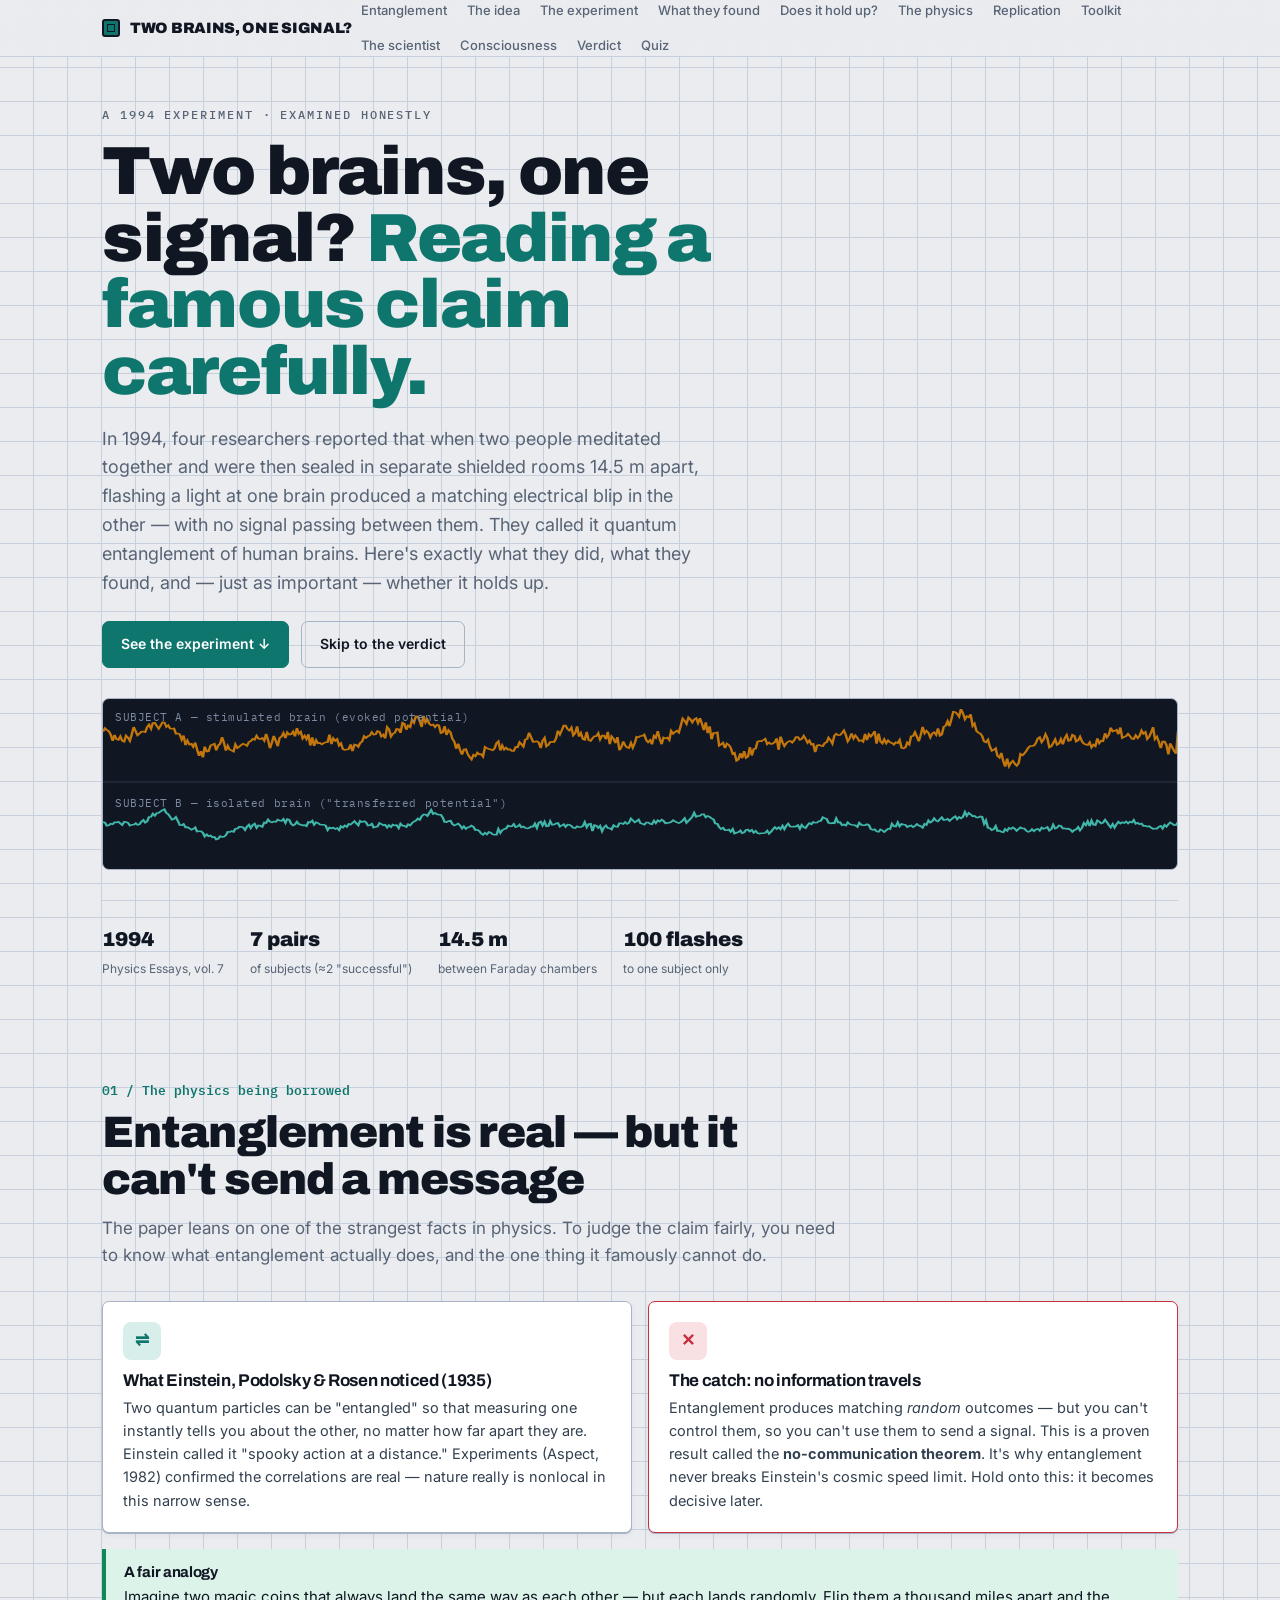
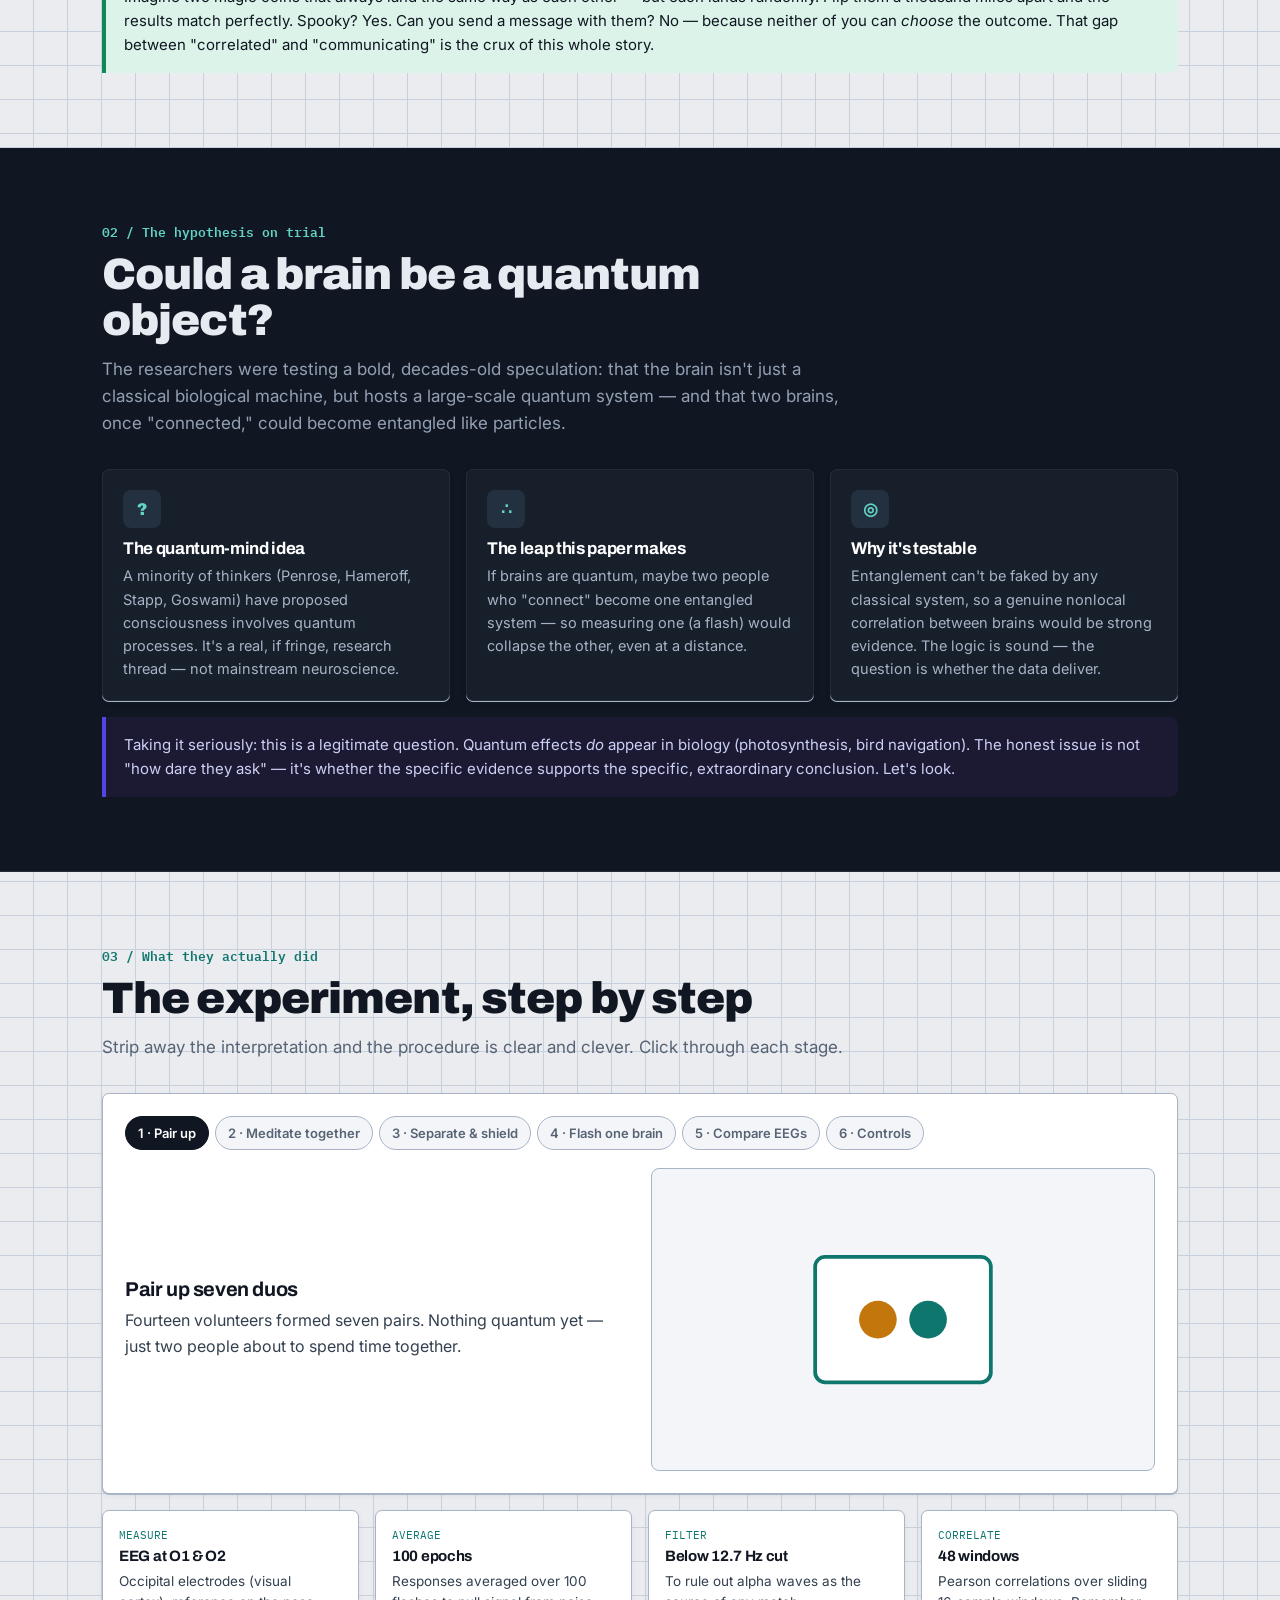
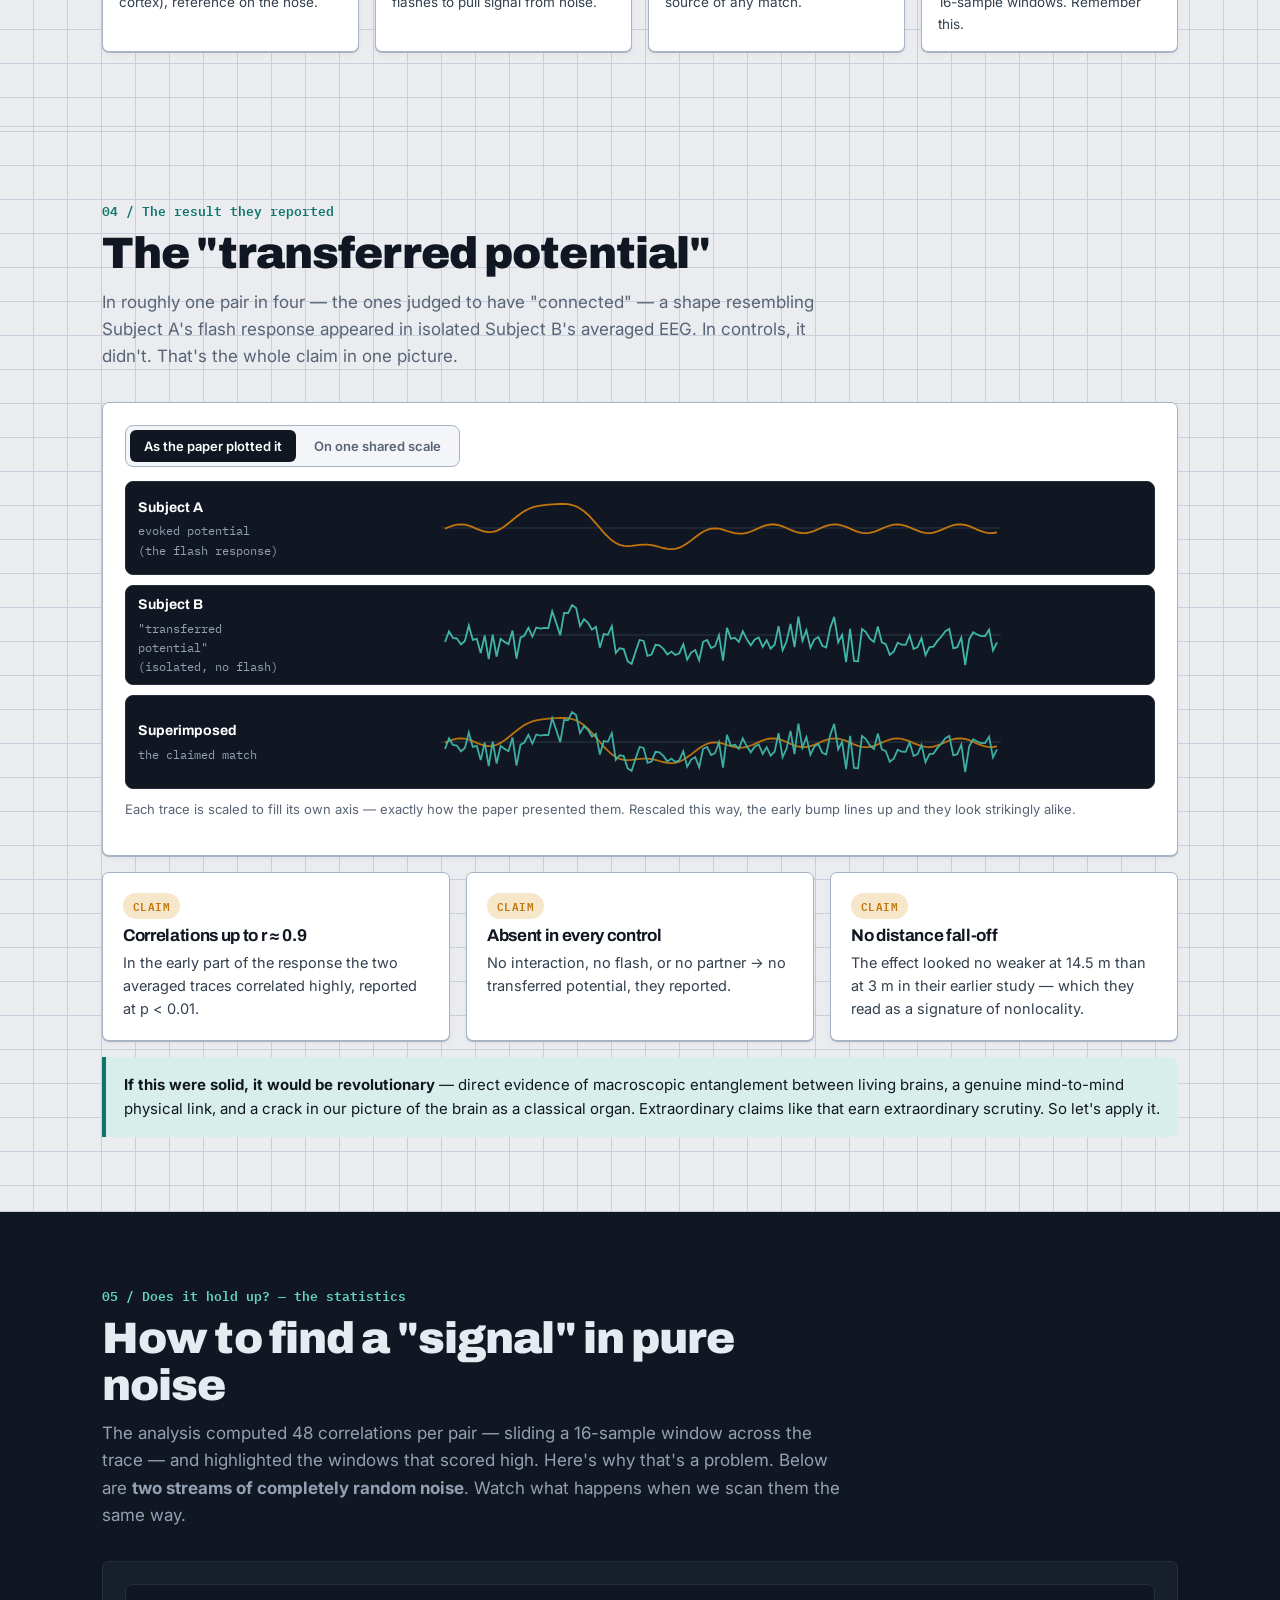
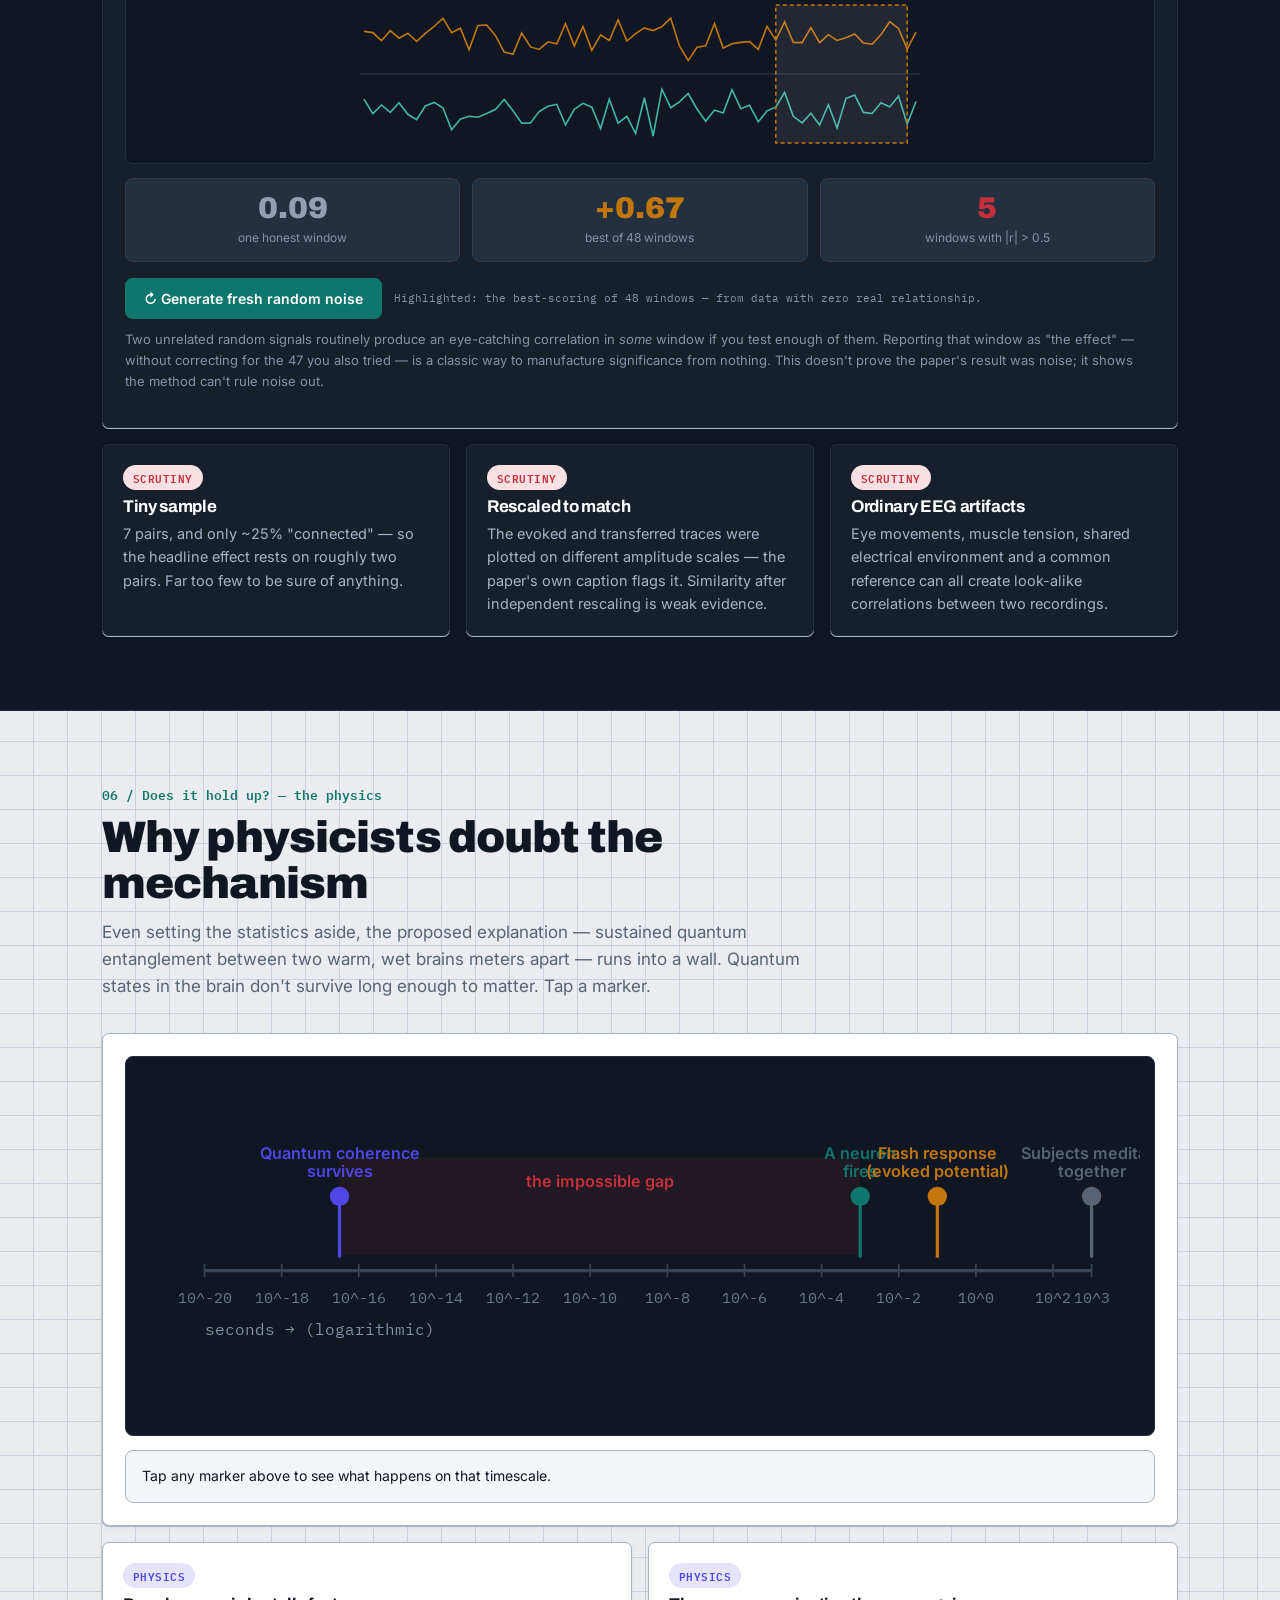
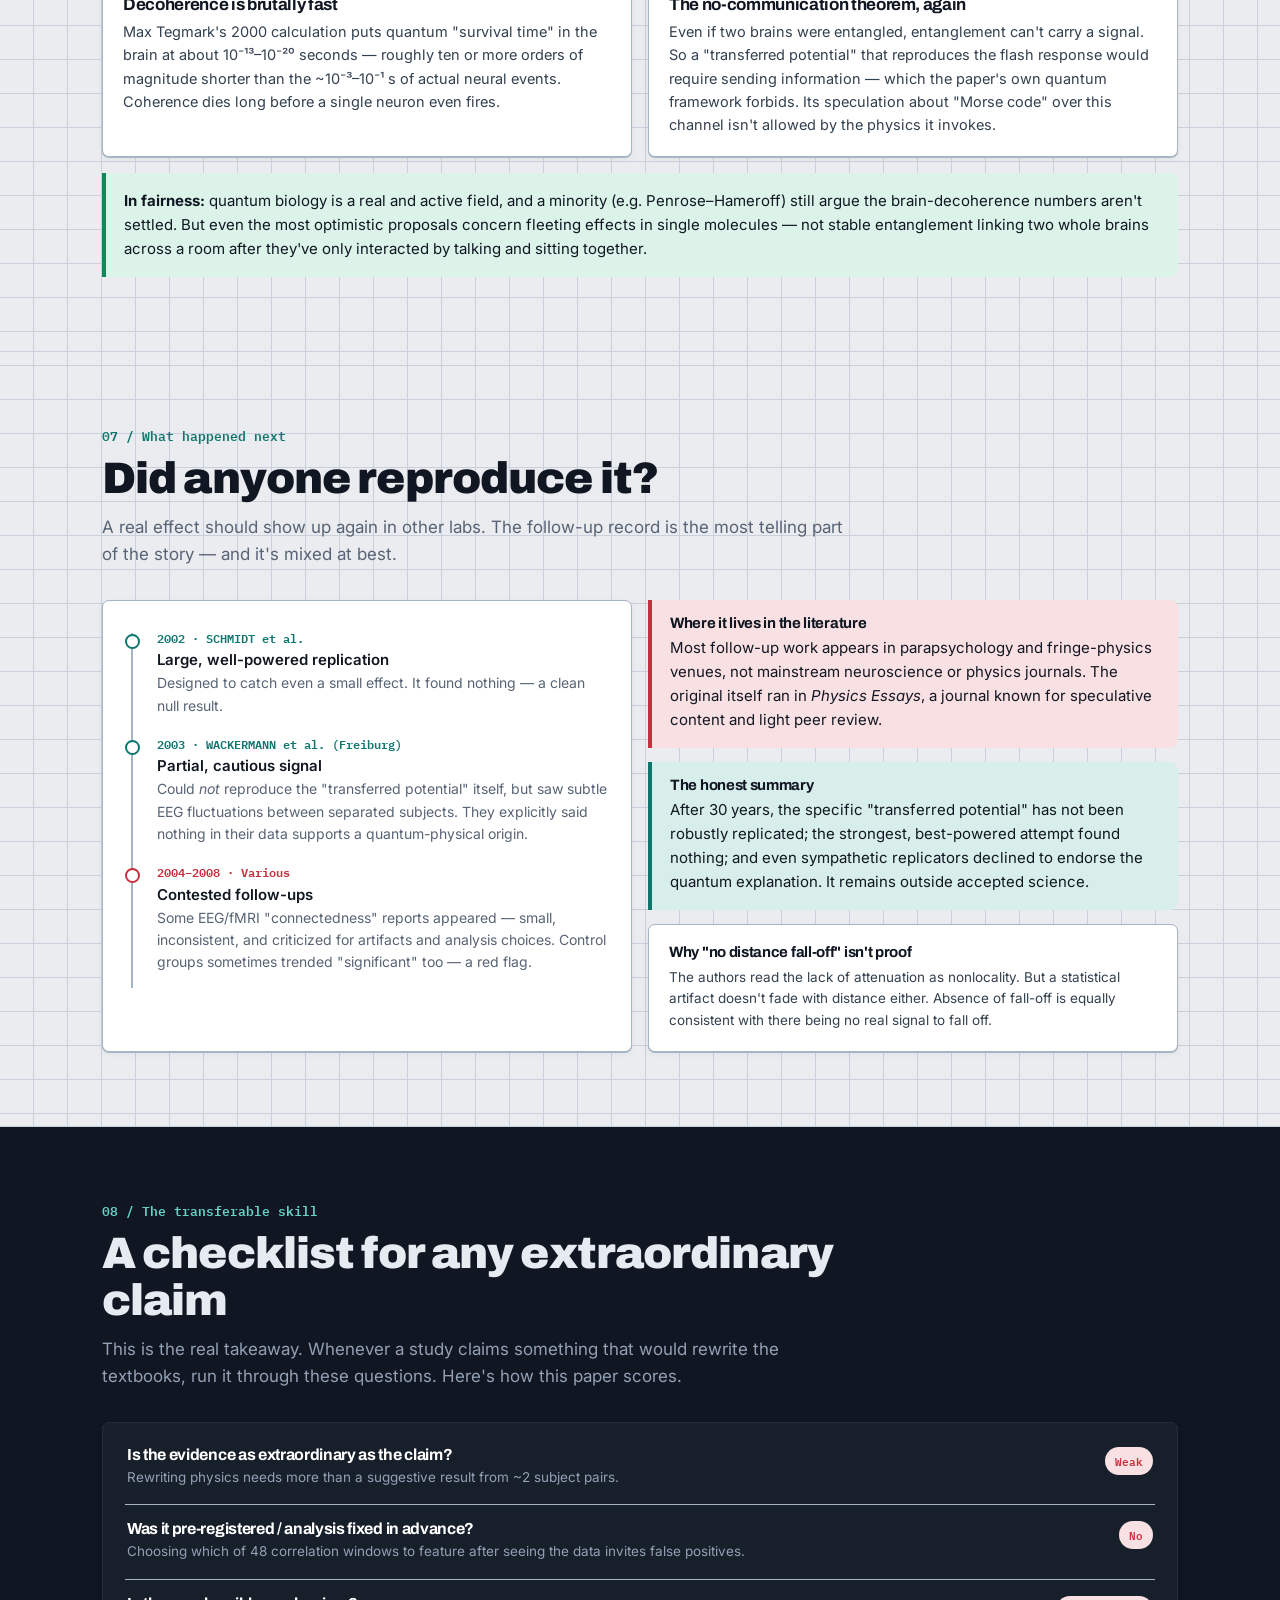
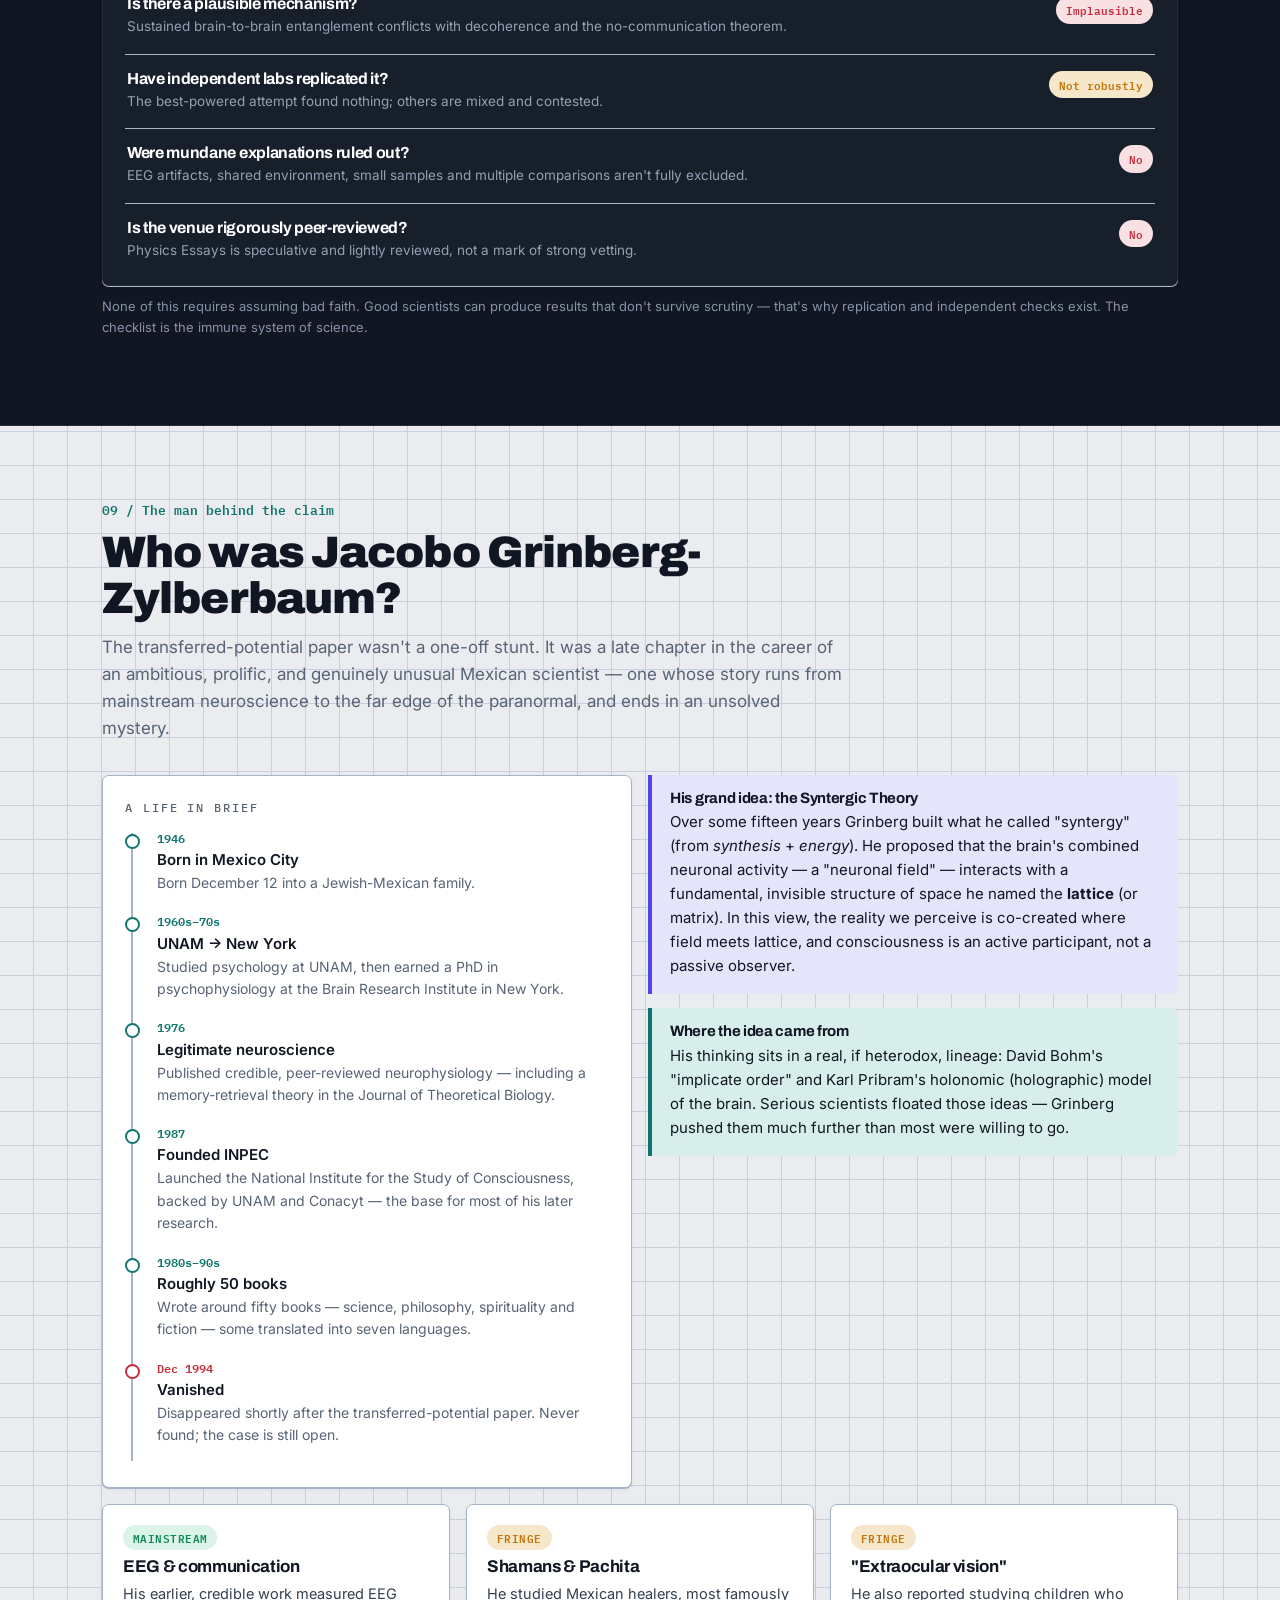
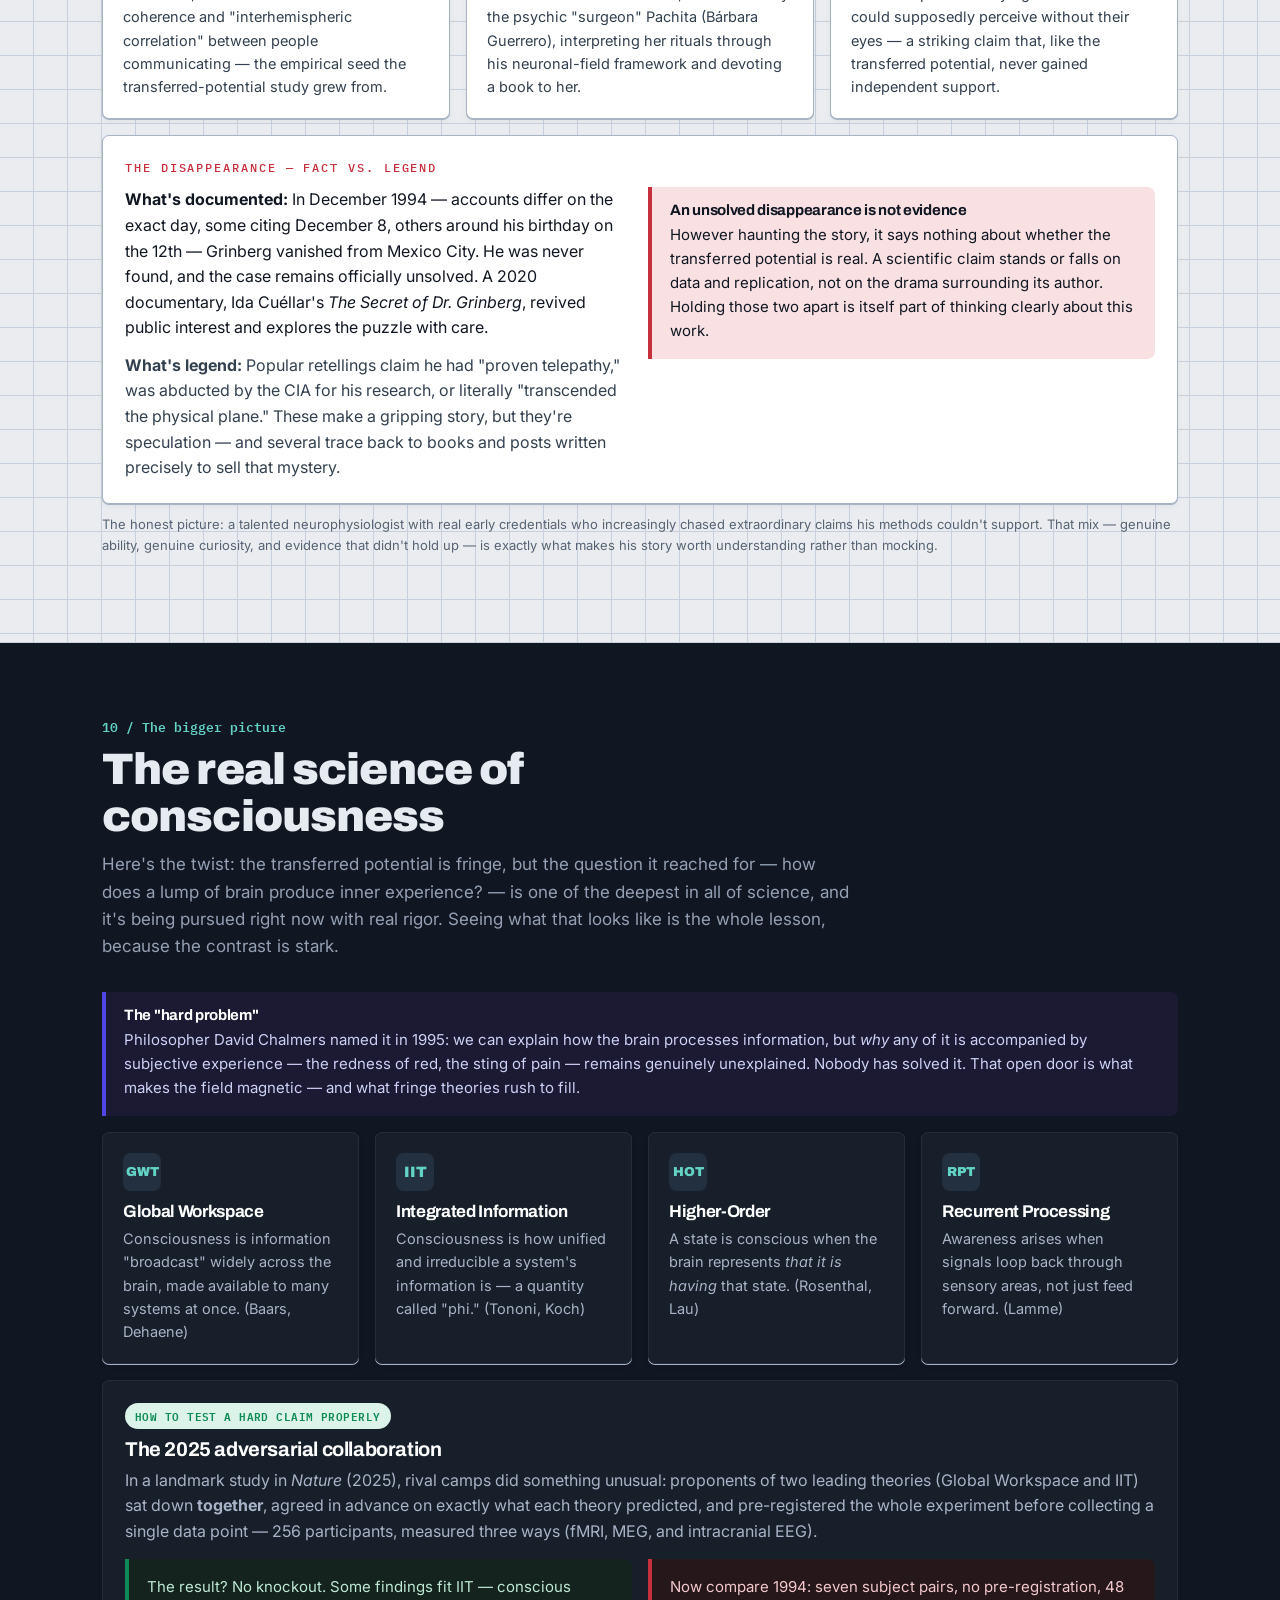
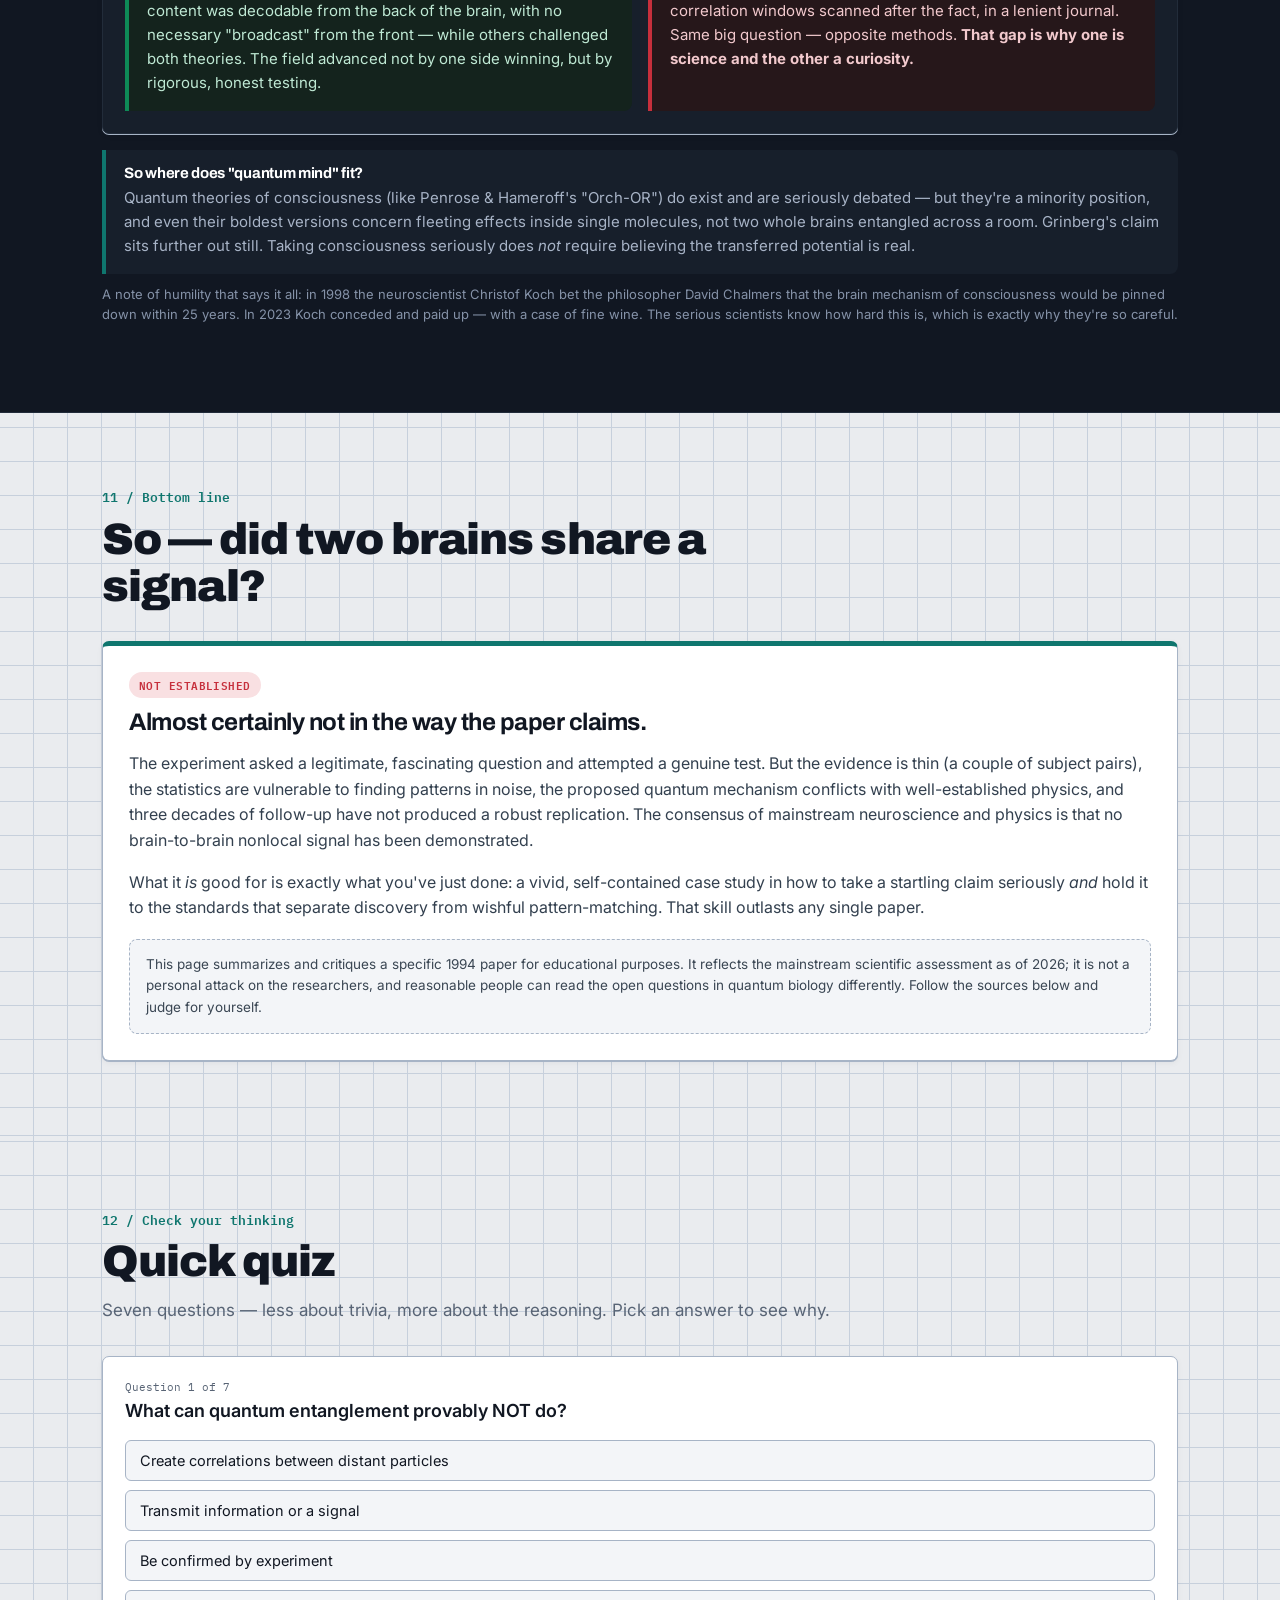
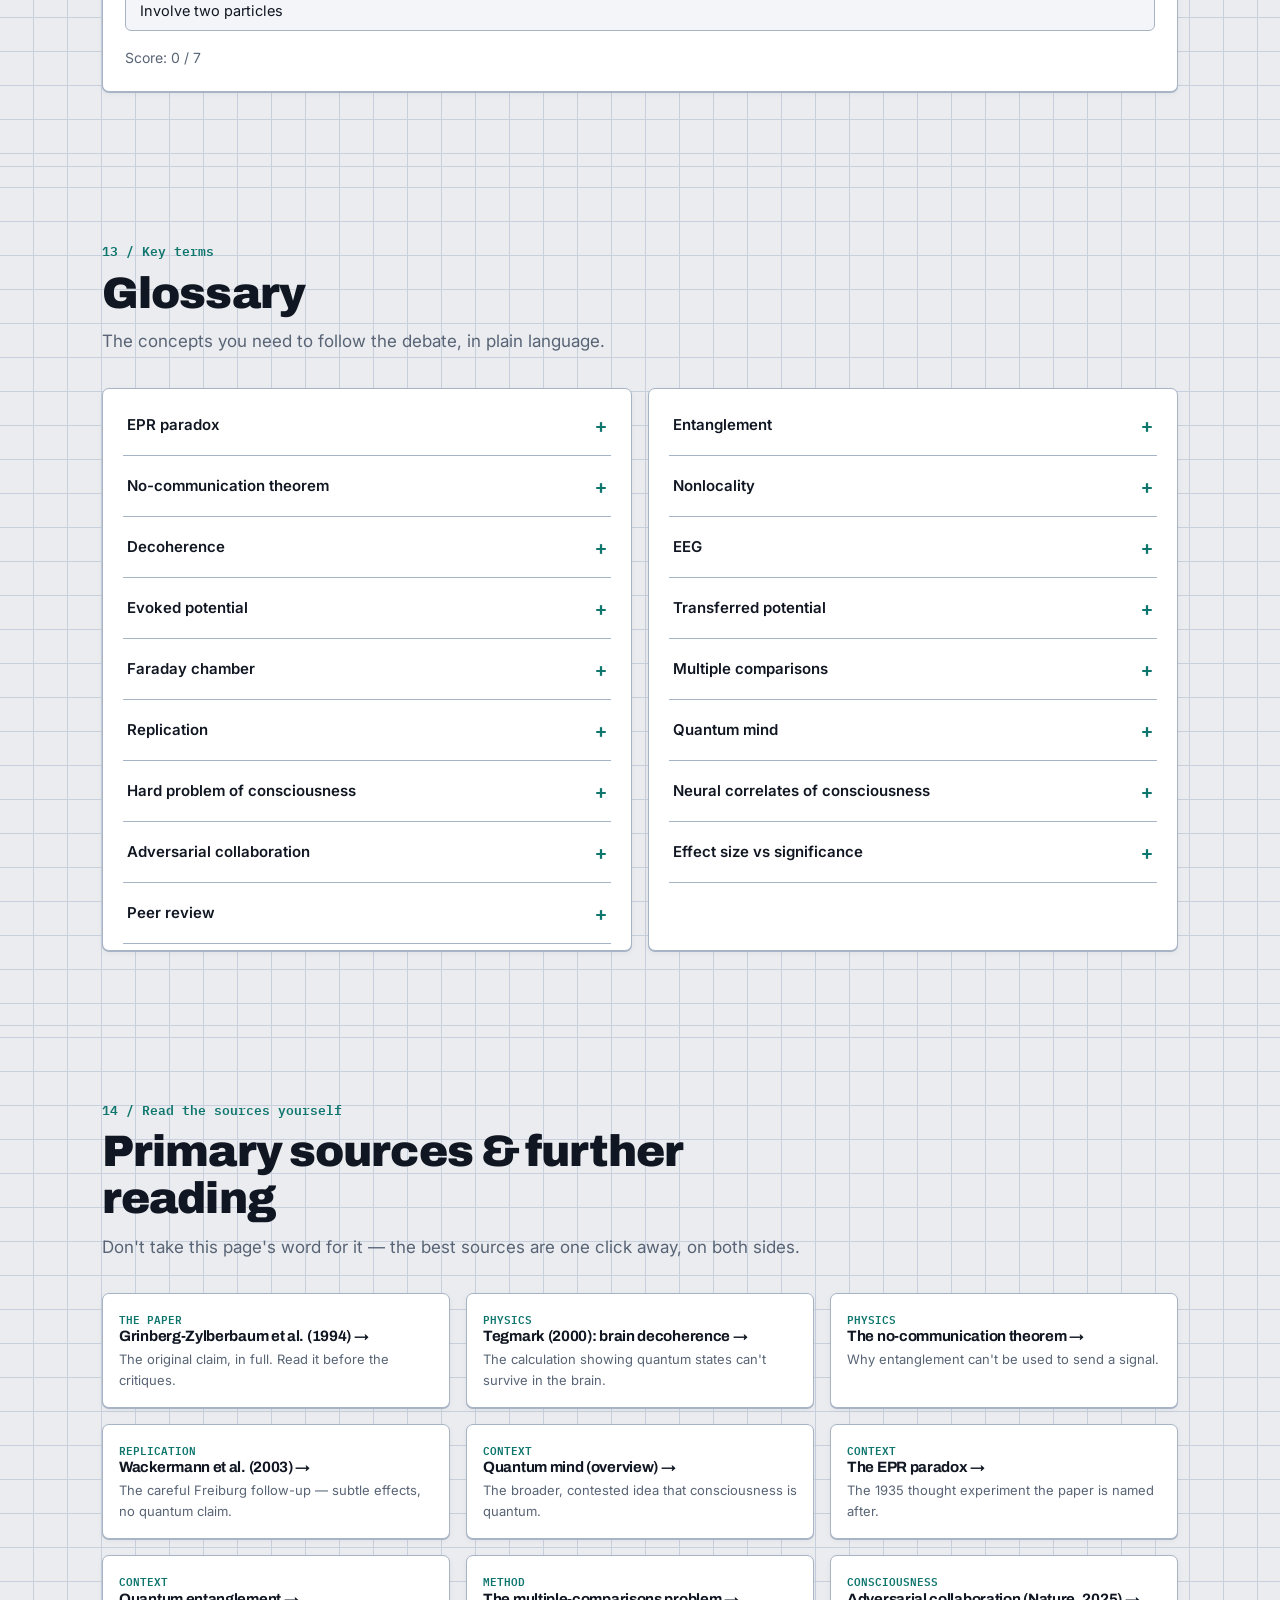
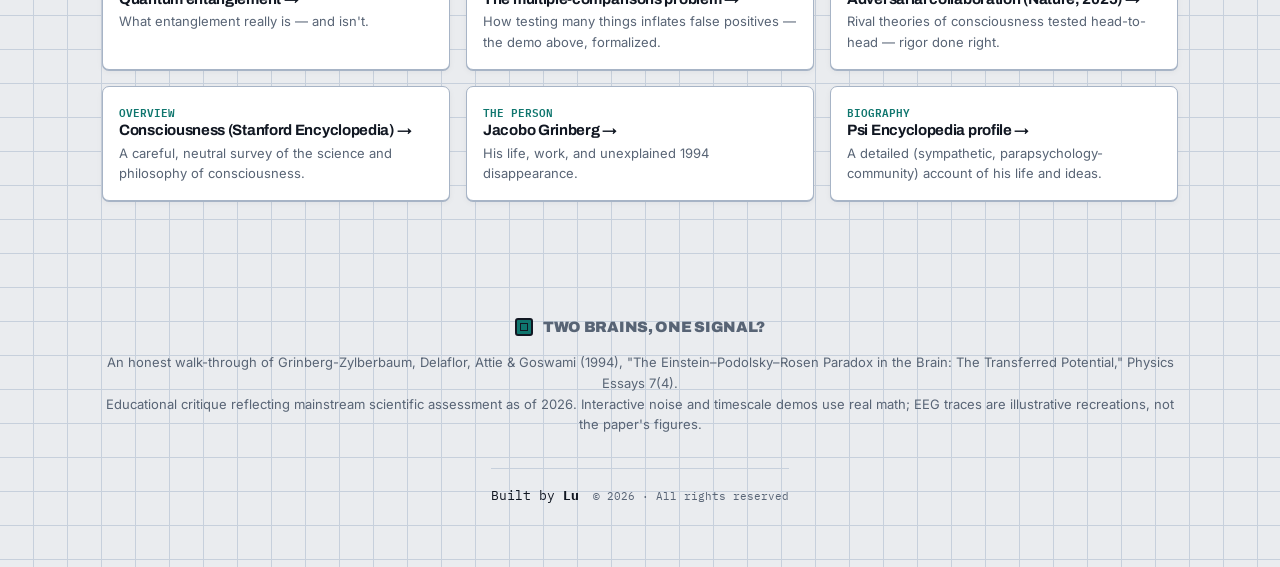
<file: metaphysics/transferred-potential.html>
<!DOCTYPE html>
<html lang="en">
<head>
<meta charset="UTF-8">
<meta name="viewport" content="width=device-width, initial-scale=1.0">
<title>Two Brains, One Signal? — The Transferred Potential, Examined</title>
<link rel="preconnect" href="https://fonts.googleapis.com">
<link rel="preconnect" href="https://fonts.gstatic.com" crossorigin>
<link href="https://fonts.googleapis.com/css2?family=Archivo:wght@600;700;800;900&family=Inter:wght@400;500;600;700&family=IBM+Plex+Mono:wght@400;500;600&display=swap" rel="stylesheet">
<style>
  :root{
    --paper:#EAECEF; --ink:#111722; --panel:#FFFFFF; --panel-2:#F3F5F8;
    --line:#C7D0DC; --line-strong:#A7B4C6; --muted:#586475;
    --accent:#0F766E; --accent-soft:#D8EEEA;
    --signal:#C2760B; --signal-soft:#F6E7CB;
    --scrutiny:#C62F3C; --scrutiny-soft:#F9E0E2;
    --solid:#0E8A57; --solid-soft:#DBF3E8;
    --quantum:#4F46E5; --quantum-soft:#E5E4FB;
    --r:7px; --maxw:1120px;
    --shadow:0 1px 0 var(--line-strong), 0 2px 6px rgba(17,23,34,.05);
  }
  *{box-sizing:border-box}
  html{scroll-behavior:smooth}
  @media (prefers-reduced-motion:reduce){html{scroll-behavior:auto} *{animation-duration:.001ms!important;animation-iteration-count:1!important;transition-duration:.001ms!important}}
  body{
    margin:0; background:var(--paper); color:var(--ink);
    font-family:'Inter',system-ui,sans-serif; line-height:1.6; font-size:16px;
    background-image:linear-gradient(var(--line) 1px,transparent 1px),linear-gradient(90deg,var(--line) 1px,transparent 1px);
    background-size:34px 34px; background-position:-1px -1px;
  }
  ::selection{background:var(--accent);color:#fff}
  a{color:var(--accent);text-decoration:none}
  a:hover{text-decoration:underline}
  h1,h2,h3,h4{font-family:'Archivo',sans-serif;line-height:1.06;margin:0;letter-spacing:-.02em}
  .mono{font-family:'IBM Plex Mono',monospace}
  .wrap{max-width:var(--maxw);margin:0 auto;padding:0 22px}
  .eyebrow{font-family:'IBM Plex Mono',monospace;font-size:12px;font-weight:500;letter-spacing:.16em;text-transform:uppercase;color:var(--muted)}
  button{font-family:'Inter',sans-serif;cursor:pointer}
  button:focus-visible,a:focus-visible,.seg button:focus-visible,summary:focus-visible,.qopt:focus-visible{outline:3px solid var(--accent);outline-offset:2px}
  .btn{background:var(--ink);color:#fff;border:1px solid var(--ink);padding:11px 18px;border-radius:var(--r);font-weight:600;font-size:14px;transition:transform .08s,background .15s}
  .btn:hover{background:#000;transform:translateY(-1px)}
  .btn.accent{background:var(--accent);border-color:var(--accent)}
  .btn.accent:hover{background:#0c5e57}
  .btn.ghost{background:transparent;color:var(--ink);border:1px solid var(--line-strong)}
  .btn.ghost:hover{background:var(--panel-2);transform:translateY(-1px)}
  .btn.sm{padding:7px 12px;font-size:13px}
  .btn:disabled{opacity:.5;cursor:not-allowed;transform:none}

  nav{position:sticky;top:0;z-index:50;background:rgba(234,236,239,.86);backdrop-filter:blur(8px);border-bottom:1px solid var(--line)}
  .navbar{display:flex;align-items:center;justify-content:space-between;height:56px}
  .brand{display:flex;align-items:center;gap:10px;font-family:'Archivo';font-weight:900;font-size:15px;letter-spacing:-.02em}
  .brand .cube{width:18px;height:18px;border:2px solid var(--ink);border-radius:3px;position:relative;background:var(--accent)}
  .brand .cube::after{content:"";position:absolute;inset:3px;border:1px solid var(--ink)}
  .navlinks{display:flex;gap:2px;flex-wrap:wrap}
  .navlinks a{color:var(--muted);font-size:13px;font-weight:500;padding:6px 9px;border-radius:5px}
  .navlinks a:hover{color:var(--ink);background:var(--panel-2);text-decoration:none}
  .progress{position:fixed;top:0;left:0;height:3px;background:var(--signal);width:0;z-index:60;transition:width .1s}
  @media(max-width:1000px){.navlinks{display:none}}

  section{padding:74px 0;border-bottom:1px solid var(--line)}
  .sechead{margin-bottom:32px;max-width:750px}
  .sechead .num{font-family:'IBM Plex Mono';color:var(--accent);font-weight:600;font-size:13px}
  .sechead h2{font-size:clamp(27px,4vw,44px);font-weight:900;margin:8px 0 12px}
  .sechead p{color:var(--muted);font-size:17px;margin:0}
  .dark{background:var(--ink);color:#E6EAF1;border-color:#222c3a;background-image:none}
  .dark .sechead p{color:#93A0B4}
  .dark .eyebrow{color:#8592A8}
  .dark a{color:#63D3C6}

  .card{background:var(--panel);border:1px solid var(--line-strong);border-radius:var(--r);box-shadow:var(--shadow)}
  .grid{display:grid;gap:16px}
  .g2{grid-template-columns:1fr 1fr}.g3{grid-template-columns:repeat(3,1fr)}.g4{grid-template-columns:repeat(4,1fr)}
  @media(max-width:820px){.g2,.g3,.g4{grid-template-columns:1fr}}

  .tag{display:inline-flex;align-items:center;gap:6px;font-family:'IBM Plex Mono';font-size:11px;font-weight:600;letter-spacing:.04em;text-transform:uppercase;padding:4px 10px;border-radius:20px}
  .tag.claim{background:var(--signal-soft);color:var(--signal)}
  .tag.scrutiny{background:var(--scrutiny-soft);color:var(--scrutiny)}
  .tag.solid{background:var(--solid-soft);color:var(--solid)}
  .tag.quantum{background:var(--quantum-soft);color:var(--quantum)}

  /* HERO */
  .hero{padding-top:48px;padding-bottom:26px}
  .hero .eyebrow{margin-bottom:14px}
  .hero h1{font-size:clamp(34px,6vw,68px);font-weight:900;line-height:.98;max-width:15ch}
  .hero h1 .hl{color:var(--accent)}
  .hero .lede{font-size:18px;color:var(--muted);max-width:600px;margin:20px 0 24px}
  .hero .cta-row{display:flex;gap:12px;flex-wrap:wrap}
  .scope{display:flex;gap:26px;flex-wrap:wrap;margin-top:30px;padding-top:22px;border-top:1px solid var(--line)}
  .scope .s b{font-family:'Archivo';font-weight:900;font-size:20px;display:block}
  .scope .s span{font-size:12px;color:var(--muted)}
  .eegwrap{margin-top:30px;border:1px solid var(--line-strong);border-radius:var(--r);background:var(--ink);overflow:hidden;position:relative}
  .eegwrap .lab{position:absolute;left:12px;font-family:'IBM Plex Mono';font-size:11px;color:#7C8AA3;letter-spacing:.05em}
  .eegwrap svg{display:block;width:100%;height:170px}
  .eegtrace{fill:none;stroke-width:1.6}
  .eegtrace.a{stroke:var(--signal)} .eegtrace.b{stroke:#3FB6A9}
  .scrollx{animation:scrollx 14s linear infinite}
  @keyframes scrollx{from{transform:translateX(0)}to{transform:translateX(-700px)}}

  /* CALLOUT */
  .callout{border-left:4px solid var(--accent);background:var(--accent-soft);padding:16px 18px;border-radius:0 8px 8px 0;margin:0}
  .callout.q{border-color:var(--quantum);background:var(--quantum-soft)}
  .callout.s{border-color:var(--scrutiny);background:var(--scrutiny-soft)}
  .callout.g{border-color:var(--solid);background:var(--solid-soft)}
  .callout p{margin:0;font-size:15px}
  .callout h4{font-size:15px;margin:0 0 4px}

  .concept{padding:20px}
  .concept .ic{width:38px;height:38px;border-radius:8px;background:var(--accent-soft);display:flex;align-items:center;justify-content:center;font-family:'Archivo';font-weight:900;color:var(--accent);margin-bottom:12px;font-size:17px}
  .concept h4{font-size:17px;margin-bottom:6px}
  .concept p{margin:0;font-size:14.5px;color:#33404f}

  /* PROTOCOL STEPPER */
  .stepper{padding:22px}
  .steptabs{display:flex;gap:6px;flex-wrap:wrap;margin-bottom:18px}
  .steptabs button{border:1px solid var(--line-strong);background:var(--panel-2);color:var(--muted);padding:8px 12px;border-radius:20px;font-size:13px;font-weight:600}
  .steptabs button.on{background:var(--ink);color:#fff;border-color:var(--ink)}
  .stepbody{display:grid;grid-template-columns:1fr 1fr;gap:22px;align-items:center}
  @media(max-width:760px){.stepbody{grid-template-columns:1fr}}
  .stepbody .txt h3{font-size:20px;margin-bottom:8px}
  .stepbody .txt p{margin:0;color:#33404f}
  .diagram{background:var(--panel-2);border:1px solid var(--line-strong);border-radius:8px}
  .diagram svg{display:block;width:100%;height:auto}
  .chamber{fill:#fff;stroke:var(--line-strong);stroke-width:2}
  .chamber.active{stroke:var(--accent);stroke-width:3}
  .subj{fill:var(--muted)} .subj.stim{fill:var(--signal)} .subj.recv{fill:var(--accent)}
  .flash{fill:var(--signal)}
  .lead{stroke:var(--quantum);stroke-width:2;stroke-dasharray:5 4;fill:none;opacity:0}
  .lead.show{opacity:1}

  /* EEG COMPARISON */
  .cmp3{display:grid;grid-template-columns:1fr;gap:10px}
  .panelrow{display:grid;grid-template-columns:150px 1fr;align-items:center;gap:12px;background:var(--ink);border:1px solid #222c3a;border-radius:8px;padding:8px 12px}
  @media(max-width:640px){.panelrow{grid-template-columns:1fr}}
  .panelrow .plabel{font-family:'IBM Plex Mono';font-size:12px;color:#93A0B4}
  .panelrow .plabel b{display:block;font-size:14px;color:#fff;font-family:'Archivo';margin-bottom:2px}
  .panelrow svg{width:100%;height:76px;display:block}
  .seg{display:inline-flex;background:var(--panel-2);border:1px solid var(--line-strong);border-radius:8px;padding:4px;gap:4px;margin-bottom:14px}
  .seg button{border:none;background:transparent;padding:8px 14px;border-radius:6px;font-weight:600;font-size:13px;color:var(--muted)}
  .seg button.on{background:var(--ink);color:#fff}

  /* NOISE / MULTIPLE COMPARISONS */
  .noisebox{padding:22px}
  .scanviz{background:var(--ink);border:1px solid #222c3a;border-radius:8px;padding:14px;margin-bottom:14px}
  .scanviz svg{width:100%;height:150px;display:block}
  .rgrid{display:grid;grid-template-columns:repeat(3,1fr);gap:12px;margin-top:8px}
  @media(max-width:640px){.rgrid{grid-template-columns:1fr}}
  .rstat{background:var(--panel-2);border:1px solid var(--line-strong);border-radius:8px;padding:14px;text-align:center}
  .rstat .v{font-family:'Archivo';font-weight:900;font-size:30px;line-height:1}
  .rstat .k{font-size:12px;color:var(--muted);margin-top:5px}

  /* TIMESCALE */
  .tsbox{padding:22px}
  .tsaxis{background:var(--ink);border:1px solid #222c3a;border-radius:8px;padding:20px 14px}
  .tsaxis svg{width:100%;height:auto;display:block}
  .tstick{stroke:#3a4658;stroke-width:1}
  .tsmark{cursor:pointer}
  .tsdetail{margin-top:14px;padding:14px 16px;background:var(--panel-2);border:1px solid var(--line-strong);border-radius:8px;font-size:14px;min-height:52px}

  /* CHECKLIST */
  .checklist{padding:8px 22px}
  .chk{border-bottom:1px solid var(--line-strong);padding:16px 2px}
  .chk:last-child{border-bottom:none}
  .chk .top{display:flex;justify-content:space-between;align-items:flex-start;gap:14px}
  .chk h4{font-size:16px;margin:0 0 3px}
  .chk .desc{font-size:13.5px;color:var(--muted);margin:0}
  .verdict-pill{flex:none;font-family:'IBM Plex Mono';font-size:11px;font-weight:600;padding:5px 10px;border-radius:20px;white-space:nowrap}
  .verdict-pill.no{background:var(--scrutiny-soft);color:var(--scrutiny)}
  .verdict-pill.partial{background:var(--signal-soft);color:var(--signal)}
  .verdict-pill.yes{background:var(--solid-soft);color:var(--solid)}

  /* TIMELINE */
  .tl{position:relative;padding-left:26px;margin-top:6px}
  .tl::before{content:"";position:absolute;left:6px;top:4px;bottom:4px;width:2px;background:var(--line-strong)}
  .tl .ev{position:relative;padding:0 0 18px 6px}
  .tl .ev::before{content:"";position:absolute;left:-26px;top:5px;width:11px;height:11px;border-radius:50%;background:var(--panel);border:2px solid var(--accent)}
  .tl .ev.neg::before{border-color:var(--scrutiny)}
  .tl .ev .d{font-family:'IBM Plex Mono';font-size:12px;color:var(--accent);font-weight:600}
  .tl .ev.neg .d{color:var(--scrutiny)}
  .tl .ev .t{font-weight:600;font-size:15px}
  .tl .ev .x{color:var(--muted);font-size:14px}

  /* QUIZ */
  .quiz{padding:22px}
  .qq{font-weight:600;font-size:18px;margin-bottom:14px}
  .qopts{display:grid;gap:9px}
  .qopt{text-align:left;background:var(--panel-2);border:1px solid var(--line-strong);border-radius:6px;padding:11px 14px;font-size:14.5px;font-family:'Inter';color:var(--ink);transition:background .12s}
  .qopt:hover:not(:disabled){background:var(--accent-soft);border-color:var(--accent)}
  .qopt.correct{background:var(--solid-soft);border-color:var(--solid);color:var(--solid);font-weight:600}
  .qopt.wrong{background:var(--scrutiny-soft);border-color:var(--scrutiny);color:var(--scrutiny)}
  .qexpl{margin-top:14px;padding:12px 14px;background:var(--accent-soft);border-radius:6px;font-size:14px;display:none}
  .qexpl.show{display:block}
  .qbar{display:flex;justify-content:space-between;align-items:center;margin-top:16px;font-size:14px;color:var(--muted)}

  .gitem{border-bottom:1px solid var(--line-strong)}
  .gitem summary{cursor:pointer;padding:14px 4px;font-weight:600;font-size:15px;list-style:none;display:flex;justify-content:space-between;align-items:center}
  .gitem summary::-webkit-details-marker{display:none}
  .gitem summary::after{content:"+";font-family:'IBM Plex Mono';color:var(--accent);font-size:20px;font-weight:600}
  .gitem[open] summary::after{content:"–"}
  .gitem p{margin:0 4px 16px;color:#38424f;font-size:14.5px}

  .res{display:flex;gap:12px;align-items:flex-start;padding:16px;text-decoration:none;color:var(--ink);transition:transform .1s}
  .res:hover{transform:translateY(-2px);text-decoration:none}
  .res .rn{font-family:'IBM Plex Mono';font-size:11px;color:var(--accent);font-weight:600}
  .res h4{font-size:15px;margin:2px 0 4px}
  .res p{margin:0;font-size:13px;color:var(--muted)}

  .verdict-card{padding:26px;border-top:5px solid var(--accent)}
  .verdict-card h3{font-size:24px;margin-bottom:10px}
  footer{padding:40px 0 60px;text-align:center;color:var(--muted);font-size:13px}
  .note{font-size:13px;color:var(--muted);margin-top:10px}
  .cap{font-family:'IBM Plex Mono';font-size:11px;color:var(--muted)}
  .disclaimer{background:var(--panel-2);border:1px dashed var(--line-strong);border-radius:8px;padding:14px 16px;font-size:13.5px;color:#3a4653;margin-top:18px}
</style>
</head>
<body>
<div class="progress" id="progress"></div>
<nav>
  <div class="wrap navbar">
    <div class="brand"><span class="cube"></span> TWO&nbsp;BRAINS,&nbsp;ONE&nbsp;SIGNAL?</div>
    <div class="navlinks">
      <a href="#epr">Entanglement</a>
      <a href="#idea">The idea</a>
      <a href="#method">The experiment</a>
      <a href="#found">What they found</a>
      <a href="#scrutiny">Does it hold up?</a>
      <a href="#timescale">The physics</a>
      <a href="#replication">Replication</a>
      <a href="#toolkit">Toolkit</a>
      <a href="#mystery">The scientist</a>
      <a href="#consciousness">Consciousness</a>
      <a href="#verdict">Verdict</a>
      <a href="#quiz">Quiz</a>
    </div>
  </div>
</nav>

<!-- HERO -->
<header class="hero wrap">
  <div class="eyebrow">A 1994 experiment · examined honestly</div>
  <h1>Two brains, one signal? <span class="hl">Reading a famous claim carefully.</span></h1>
  <p class="lede">In 1994, four researchers reported that when two people meditated together and were then sealed in separate shielded rooms 14.5&nbsp;m apart, flashing a light at one brain produced a matching electrical blip in the other — with no signal passing between them. They called it quantum entanglement of human brains. Here's exactly what they did, what they found, and — just as important — whether it holds up.</p>
  <div class="cta-row">
    <a href="#method" class="btn accent">See the experiment ↓</a>
    <a href="#verdict" class="btn ghost">Skip to the verdict</a>
  </div>
  <div class="eegwrap" aria-hidden="true">
    <span class="lab" style="top:10px">SUBJECT A — stimulated brain (evoked potential)</span>
    <span class="lab" style="top:96px">SUBJECT B — isolated brain ("transferred potential")</span>
    <svg viewBox="0 0 700 170" preserveAspectRatio="none" id="heroEEG"></svg>
  </div>
  <div class="scope">
    <div class="s"><b>1994</b><span>Physics Essays, vol. 7</span></div>
    <div class="s"><b>7 pairs</b><span>of subjects (≈2 "successful")</span></div>
    <div class="s"><b>14.5 m</b><span>between Faraday chambers</span></div>
    <div class="s"><b>100 flashes</b><span>to one subject only</span></div>
  </div>
</header>

<!-- EPR / ENTANGLEMENT -->
<section id="epr">
  <div class="wrap">
    <div class="sechead">
      <div class="num">01 / The physics being borrowed</div>
      <h2>Entanglement is real — but it can't send a message</h2>
      <p>The paper leans on one of the strangest facts in physics. To judge the claim fairly, you need to know what entanglement actually does, and the one thing it famously cannot do.</p>
    </div>
    <div class="grid g2">
      <div class="card concept">
        <div class="ic">⇌</div>
        <h4>What Einstein, Podolsky & Rosen noticed (1935)</h4>
        <p>Two quantum particles can be "entangled" so that measuring one instantly tells you about the other, no matter how far apart they are. Einstein called it "spooky action at a distance." Experiments (Aspect, 1982) confirmed the correlations are real — nature really is nonlocal in this narrow sense.</p>
      </div>
      <div class="card concept" style="border-color:var(--scrutiny)">
        <div class="ic" style="background:var(--scrutiny-soft);color:var(--scrutiny)">✕</div>
        <h4>The catch: no information travels</h4>
        <p>Entanglement produces matching <i>random</i> outcomes — but you can't control them, so you can't use them to send a signal. This is a proven result called the <b>no-communication theorem</b>. It's why entanglement never breaks Einstein's cosmic speed limit. Hold onto this: it becomes decisive later.</p>
      </div>
    </div>
    <div class="callout g" style="margin-top:16px">
      <h4>A fair analogy</h4>
      <p>Imagine two magic coins that always land the same way as each other — but each lands randomly. Flip them a thousand miles apart and the results match perfectly. Spooky? Yes. Can you send a message with them? No — because neither of you can <i>choose</i> the outcome. That gap between "correlated" and "communicating" is the crux of this whole story.</p>
    </div>
  </div>
</section>

<!-- THE IDEA -->
<section id="idea" class="dark">
  <div class="wrap">
    <div class="sechead">
      <div class="num" style="color:#63D3C6">02 / The hypothesis on trial</div>
      <h2>Could a brain be a quantum object?</h2>
      <p>The researchers were testing a bold, decades-old speculation: that the brain isn't just a classical biological machine, but hosts a large-scale quantum system — and that two brains, once "connected," could become entangled like particles.</p>
    </div>
    <div class="grid g3">
      <div class="card concept" style="background:#171f2b;border-color:#222c3a"><div class="ic" style="background:#22303f;color:#63D3C6">?</div><h4 style="color:#fff">The quantum-mind idea</h4><p style="color:#a7b3c6">A minority of thinkers (Penrose, Hameroff, Stapp, Goswami) have proposed consciousness involves quantum processes. It's a real, if fringe, research thread — not mainstream neuroscience.</p></div>
      <div class="card concept" style="background:#171f2b;border-color:#222c3a"><div class="ic" style="background:#22303f;color:#63D3C6">∴</div><h4 style="color:#fff">The leap this paper makes</h4><p style="color:#a7b3c6">If brains are quantum, maybe two people who "connect" become one entangled system — so measuring one (a flash) would collapse the other, even at a distance.</p></div>
      <div class="card concept" style="background:#171f2b;border-color:#222c3a"><div class="ic" style="background:#22303f;color:#63D3C6">◎</div><h4 style="color:#fff">Why it's testable</h4><p style="color:#a7b3c6">Entanglement can't be faked by any classical system, so a genuine nonlocal correlation between brains would be strong evidence. The logic is sound — the question is whether the data deliver.</p></div>
    </div>
    <div class="callout q" style="margin-top:16px;background:#1c1a33;border-color:var(--quantum)">
      <p style="color:#cdd0f5">Taking it seriously: this is a legitimate question. Quantum effects <i>do</i> appear in biology (photosynthesis, bird navigation). The honest issue is not "how dare they ask" — it's whether the specific evidence supports the specific, extraordinary conclusion. Let's look.</p>
    </div>
  </div>
</section>

<!-- METHOD -->
<section id="method">
  <div class="wrap">
    <div class="sechead">
      <div class="num">03 / What they actually did</div>
      <h2>The experiment, step by step</h2>
      <p>Strip away the interpretation and the procedure is clear and clever. Click through each stage.</p>
    </div>
    <div class="card stepper">
      <div class="steptabs" id="stepTabs">
        <button data-s="0" class="on">1 · Pair up</button>
        <button data-s="1">2 · Meditate together</button>
        <button data-s="2">3 · Separate & shield</button>
        <button data-s="3">4 · Flash one brain</button>
        <button data-s="4">5 · Compare EEGs</button>
        <button data-s="5">6 · Controls</button>
      </div>
      <div class="stepbody">
        <div class="txt">
          <h3 id="stepTitle"></h3>
          <p id="stepText"></p>
        </div>
        <div class="diagram">
          <svg viewBox="0 0 400 240" id="stepDiagram" aria-label="Experiment diagram"></svg>
        </div>
      </div>
    </div>
    <div class="grid g4" style="margin-top:16px">
      <div class="card concept" style="padding:16px"><div class="cap" style="color:var(--accent)">MEASURE</div><h4 style="font-size:15px;margin-top:4px">EEG at O1 & O2</h4><p style="font-size:13.5px">Occipital electrodes (visual cortex), reference on the nose.</p></div>
      <div class="card concept" style="padding:16px"><div class="cap" style="color:var(--accent)">AVERAGE</div><h4 style="font-size:15px;margin-top:4px">100 epochs</h4><p style="font-size:13.5px">Responses averaged over 100 flashes to pull signal from noise.</p></div>
      <div class="card concept" style="padding:16px"><div class="cap" style="color:var(--accent)">FILTER</div><h4 style="font-size:15px;margin-top:4px">Below 12.7 Hz cut</h4><p style="font-size:13.5px">To rule out alpha waves as the source of any match.</p></div>
      <div class="card concept" style="padding:16px"><div class="cap" style="color:var(--accent)">CORRELATE</div><h4 style="font-size:15px;margin-top:4px">48 windows</h4><p style="font-size:13.5px">Pearson correlations over sliding 16-sample windows. Remember this.</p></div>
    </div>
  </div>
</section>

<!-- WHAT THEY FOUND -->
<section id="found">
  <div class="wrap">
    <div class="sechead">
      <div class="num">04 / The result they reported</div>
      <h2>The "transferred potential"</h2>
      <p>In roughly one pair in four — the ones judged to have "connected" — a shape resembling Subject A's flash response appeared in isolated Subject B's averaged EEG. In controls, it didn't. That's the whole claim in one picture.</p>
    </div>
    <div class="card" style="padding:22px">
      <div class="seg" id="scaleSeg" role="tablist" aria-label="Amplitude scaling">
        <button class="on" data-mode="paper">As the paper plotted it</button>
        <button data-mode="shared">On one shared scale</button>
      </div>
      <div class="cmp3">
        <div class="panelrow"><div class="plabel"><b>Subject A</b>evoked potential<br>(the flash response)</div><svg viewBox="0 0 560 76" id="pEvoked"></svg></div>
        <div class="panelrow"><div class="plabel"><b>Subject B</b>"transferred potential"<br>(isolated, no flash)</div><svg viewBox="0 0 560 76" id="pTransfer"></svg></div>
        <div class="panelrow"><div class="plabel"><b>Superimposed</b>the claimed match</div><svg viewBox="0 0 560 76" id="pSuper"></svg></div>
      </div>
      <p class="note" id="scaleNote"></p>
    </div>
    <div class="grid g3" style="margin-top:16px">
      <div class="card concept"><span class="tag claim">Claim</span><h4 style="margin-top:8px">Correlations up to r ≈ 0.9</h4><p>In the early part of the response the two averaged traces correlated highly, reported at p &lt; 0.01.</p></div>
      <div class="card concept"><span class="tag claim">Claim</span><h4 style="margin-top:8px">Absent in every control</h4><p>No interaction, no flash, or no partner → no transferred potential, they reported.</p></div>
      <div class="card concept"><span class="tag claim">Claim</span><h4 style="margin-top:8px">No distance fall-off</h4><p>The effect looked no weaker at 14.5 m than at 3 m in their earlier study — which they read as a signature of nonlocality.</p></div>
    </div>
    <div class="callout" style="margin-top:16px"><p><b>If this were solid, it would be revolutionary</b> — direct evidence of macroscopic entanglement between living brains, a genuine mind-to-mind physical link, and a crack in our picture of the brain as a classical organ. Extraordinary claims like that earn extraordinary scrutiny. So let's apply it.</p></div>
  </div>
</section>

<!-- SCRUTINY: multiple comparisons -->
<section id="scrutiny" class="dark">
  <div class="wrap">
    <div class="sechead">
      <div class="num" style="color:#63D3C6">05 / Does it hold up? — the statistics</div>
      <h2>How to find a "signal" in pure noise</h2>
      <p>The analysis computed 48 correlations per pair — sliding a 16-sample window across the trace — and highlighted the windows that scored high. Here's why that's a problem. Below are <b>two streams of completely random noise</b>. Watch what happens when we scan them the same way.</p>
    </div>
    <div class="card noisebox" style="background:#171f2b;border-color:#222c3a">
      <div class="scanviz"><svg viewBox="0 0 560 150" id="noiseSvg"></svg></div>
      <div class="rgrid">
        <div class="rstat" style="background:#22303f;border-color:#2f3d4f"><div class="v" id="rSingle" style="color:#93A0B4">–</div><div class="k" style="color:#8592a8">one honest window</div></div>
        <div class="rstat" style="background:#22303f;border-color:#2f3d4f"><div class="v" id="rBest" style="color:var(--signal)">–</div><div class="k" style="color:#8592a8">best of 48 windows</div></div>
        <div class="rstat" style="background:#22303f;border-color:#2f3d4f"><div class="v" id="rCount" style="color:var(--scrutiny)">–</div><div class="k" style="color:#8592a8">windows with |r| &gt; 0.5</div></div>
      </div>
      <div style="display:flex;gap:12px;margin-top:16px;flex-wrap:wrap;align-items:center">
        <button class="btn accent" id="noiseRun">↻ Generate fresh random noise</button>
        <span class="cap" id="noiseMsg" style="color:#8592a8"></span>
      </div>
      <p class="note" style="color:#8592a8">Two unrelated random signals routinely produce an eye-catching correlation in <i>some</i> window if you test enough of them. Reporting that window as "the effect" — without correcting for the 47 you also tried — is a classic way to manufacture significance from nothing. This doesn't prove the paper's result was noise; it shows the method can't rule noise out.</p>
    </div>
    <div class="grid g3" style="margin-top:16px">
      <div class="card concept" style="background:#171f2b;border-color:#222c3a"><span class="tag scrutiny">Scrutiny</span><h4 style="margin-top:8px;color:#fff">Tiny sample</h4><p style="color:#a7b3c6">7 pairs, and only ~25% "connected" — so the headline effect rests on roughly two pairs. Far too few to be sure of anything.</p></div>
      <div class="card concept" style="background:#171f2b;border-color:#222c3a"><span class="tag scrutiny">Scrutiny</span><h4 style="margin-top:8px;color:#fff">Rescaled to match</h4><p style="color:#a7b3c6">The evoked and transferred traces were plotted on different amplitude scales — the paper's own caption flags it. Similarity after independent rescaling is weak evidence.</p></div>
      <div class="card concept" style="background:#171f2b;border-color:#222c3a"><span class="tag scrutiny">Scrutiny</span><h4 style="margin-top:8px;color:#fff">Ordinary EEG artifacts</h4><p style="color:#a7b3c6">Eye movements, muscle tension, shared electrical environment and a common reference can all create look-alike correlations between two recordings.</p></div>
    </div>
  </div>
</section>

<!-- TIMESCALE / PHYSICS -->
<section id="timescale">
  <div class="wrap">
    <div class="sechead">
      <div class="num">06 / Does it hold up? — the physics</div>
      <h2>Why physicists doubt the mechanism</h2>
      <p>Even setting the statistics aside, the proposed explanation — sustained quantum entanglement between two warm, wet brains meters apart — runs into a wall. Quantum states in the brain don't survive long enough to matter. Tap a marker.</p>
    </div>
    <div class="card tsbox">
      <div class="tsaxis"><svg viewBox="0 0 620 210" id="tsSvg" aria-label="Logarithmic timescale from 10^-20 to 10^3 seconds"></svg></div>
      <div class="tsdetail" id="tsDetail">Tap any marker above to see what happens on that timescale.</div>
    </div>
    <div class="grid g2" style="margin-top:16px">
      <div class="card concept"><span class="tag quantum">Physics</span><h4 style="margin-top:8px">Decoherence is brutally fast</h4><p>Max Tegmark's 2000 calculation puts quantum "survival time" in the brain at about 10⁻¹³–10⁻²⁰ seconds — roughly ten or more orders of magnitude shorter than the ~10⁻³–10⁻¹ s of actual neural events. Coherence dies long before a single neuron even fires.</p></div>
      <div class="card concept"><span class="tag quantum">Physics</span><h4 style="margin-top:8px">The no-communication theorem, again</h4><p>Even if two brains were entangled, entanglement can't carry a signal. So a "transferred potential" that reproduces the flash response would require sending information — which the paper's own quantum framework forbids. Its speculation about "Morse code" over this channel isn't allowed by the physics it invokes.</p></div>
    </div>
    <div class="callout g" style="margin-top:16px"><p><b>In fairness:</b> quantum biology is a real and active field, and a minority (e.g. Penrose–Hameroff) still argue the brain-decoherence numbers aren't settled. But even the most optimistic proposals concern fleeting effects in single molecules — not stable entanglement linking two whole brains across a room after they've only interacted by talking and sitting together.</p></div>
  </div>
</section>

<!-- REPLICATION -->
<section id="replication">
  <div class="wrap">
    <div class="sechead">
      <div class="num">07 / What happened next</div>
      <h2>Did anyone reproduce it?</h2>
      <p>A real effect should show up again in other labs. The follow-up record is the most telling part of the story — and it's mixed at best.</p>
    </div>
    <div class="grid g2">
      <div class="card" style="padding:22px">
        <div class="tl">
          <div class="ev"><div class="d">2002 · SCHMIDT et al.</div><div class="t">Large, well-powered replication</div><div class="x">Designed to catch even a small effect. It found nothing — a clean null result.</div></div>
          <div class="ev"><div class="d">2003 · WACKERMANN et al. (Freiburg)</div><div class="t">Partial, cautious signal</div><div class="x">Could <i>not</i> reproduce the "transferred potential" itself, but saw subtle EEG fluctuations between separated subjects. They explicitly said nothing in their data supports a quantum-physical origin.</div></div>
          <div class="ev neg"><div class="d">2004–2008 · Various</div><div class="t">Contested follow-ups</div><div class="x">Some EEG/fMRI "connectedness" reports appeared — small, inconsistent, and criticized for artifacts and analysis choices. Control groups sometimes trended "significant" too — a red flag.</div></div>
        </div>
      </div>
      <div>
        <div class="callout s"><h4>Where it lives in the literature</h4><p>Most follow-up work appears in parapsychology and fringe-physics venues, not mainstream neuroscience or physics journals. The original itself ran in <i>Physics Essays</i>, a journal known for speculative content and light peer review.</p></div>
        <div class="callout" style="margin-top:14px"><h4>The honest summary</h4><p>After 30 years, the specific "transferred potential" has not been robustly replicated; the strongest, best-powered attempt found nothing; and even sympathetic replicators declined to endorse the quantum explanation. It remains outside accepted science.</p></div>
        <div class="card concept" style="margin-top:14px"><h4 style="font-size:15px">Why "no distance fall-off" isn't proof</h4><p style="font-size:13.5px">The authors read the lack of attenuation as nonlocality. But a statistical artifact doesn't fade with distance either. Absence of fall-off is equally consistent with there being no real signal to fall off.</p></div>
      </div>
    </div>
  </div>
</section>

<!-- TOOLKIT -->
<section id="toolkit" class="dark">
  <div class="wrap">
    <div class="sechead">
      <div class="num" style="color:#63D3C6">08 / The transferable skill</div>
      <h2>A checklist for any extraordinary claim</h2>
      <p>This is the real takeaway. Whenever a study claims something that would rewrite the textbooks, run it through these questions. Here's how this paper scores.</p>
    </div>
    <div class="card checklist" style="background:#171f2b;border-color:#222c3a">
      <div class="chk"><div class="top"><div><h4 style="color:#fff">Is the evidence as extraordinary as the claim?</h4><p class="desc" style="color:#93A0B4">Rewriting physics needs more than a suggestive result from ~2 subject pairs.</p></div><span class="verdict-pill no">Weak</span></div></div>
      <div class="chk"><div class="top"><div><h4 style="color:#fff">Was it pre-registered / analysis fixed in advance?</h4><p class="desc" style="color:#93A0B4">Choosing which of 48 correlation windows to feature after seeing the data invites false positives.</p></div><span class="verdict-pill no">No</span></div></div>
      <div class="chk"><div class="top"><div><h4 style="color:#fff">Is there a plausible mechanism?</h4><p class="desc" style="color:#93A0B4">Sustained brain-to-brain entanglement conflicts with decoherence and the no-communication theorem.</p></div><span class="verdict-pill no">Implausible</span></div></div>
      <div class="chk"><div class="top"><div><h4 style="color:#fff">Have independent labs replicated it?</h4><p class="desc" style="color:#93A0B4">The best-powered attempt found nothing; others are mixed and contested.</p></div><span class="verdict-pill partial">Not robustly</span></div></div>
      <div class="chk"><div class="top"><div><h4 style="color:#fff">Were mundane explanations ruled out?</h4><p class="desc" style="color:#93A0B4">EEG artifacts, shared environment, small samples and multiple comparisons aren't fully excluded.</p></div><span class="verdict-pill no">No</span></div></div>
      <div class="chk"><div class="top"><div><h4 style="color:#fff">Is the venue rigorously peer-reviewed?</h4><p class="desc" style="color:#93A0B4">Physics Essays is speculative and lightly reviewed, not a mark of strong vetting.</p></div><span class="verdict-pill no">No</span></div></div>
    </div>
    <p class="note" style="color:#8592a8">None of this requires assuming bad faith. Good scientists can produce results that don't survive scrutiny — that's why replication and independent checks exist. The checklist is the immune system of science.</p>
  </div>
</section>

<!-- THE SCIENTIST -->
<section id="mystery">
  <div class="wrap">
    <div class="sechead">
      <div class="num">09 / The man behind the claim</div>
      <h2>Who was Jacobo Grinberg-Zylberbaum?</h2>
      <p>The transferred-potential paper wasn't a one-off stunt. It was a late chapter in the career of an ambitious, prolific, and genuinely unusual Mexican scientist — one whose story runs from mainstream neuroscience to the far edge of the paranormal, and ends in an unsolved mystery.</p>
    </div>
    <div class="grid g2" style="align-items:start">
      <div class="card" style="padding:22px">
        <div class="eyebrow" style="margin-bottom:12px">A life in brief</div>
        <div class="tl">
          <div class="ev"><div class="d">1946</div><div class="t">Born in Mexico City</div><div class="x">Born December 12 into a Jewish-Mexican family.</div></div>
          <div class="ev"><div class="d">1960s–70s</div><div class="t">UNAM → New York</div><div class="x">Studied psychology at UNAM, then earned a PhD in psychophysiology at the Brain Research Institute in New York.</div></div>
          <div class="ev"><div class="d">1976</div><div class="t">Legitimate neuroscience</div><div class="x">Published credible, peer-reviewed neurophysiology — including a memory-retrieval theory in the Journal of Theoretical Biology.</div></div>
          <div class="ev"><div class="d">1987</div><div class="t">Founded INPEC</div><div class="x">Launched the National Institute for the Study of Consciousness, backed by UNAM and Conacyt — the base for most of his later research.</div></div>
          <div class="ev"><div class="d">1980s–90s</div><div class="t">Roughly 50 books</div><div class="x">Wrote around fifty books — science, philosophy, spirituality and fiction — some translated into seven languages.</div></div>
          <div class="ev neg"><div class="d">Dec 1994</div><div class="t">Vanished</div><div class="x">Disappeared shortly after the transferred-potential paper. Never found; the case is still open.</div></div>
        </div>
      </div>
      <div>
        <div class="callout q"><h4>His grand idea: the Syntergic Theory</h4><p>Over some fifteen years Grinberg built what he called "syntergy" (from <i>synthesis</i> + <i>energy</i>). He proposed that the brain's combined neuronal activity — a "neuronal field" — interacts with a fundamental, invisible structure of space he named the <b>lattice</b> (or matrix). In this view, the reality we perceive is co-created where field meets lattice, and consciousness is an active participant, not a passive observer.</p></div>
        <div class="callout" style="margin-top:14px"><h4>Where the idea came from</h4><p>His thinking sits in a real, if heterodox, lineage: David Bohm's "implicate order" and Karl Pribram's holonomic (holographic) model of the brain. Serious scientists floated those ideas — Grinberg pushed them much further than most were willing to go.</p></div>
      </div>
    </div>

    <div class="grid g3" style="margin-top:16px">
      <div class="card concept"><span class="tag solid">Mainstream</span><h4 style="margin-top:8px">EEG & communication</h4><p>His earlier, credible work measured EEG coherence and "interhemispheric correlation" between people communicating — the empirical seed the transferred-potential study grew from.</p></div>
      <div class="card concept"><span class="tag claim">Fringe</span><h4 style="margin-top:8px">Shamans & Pachita</h4><p>He studied Mexican healers, most famously the psychic "surgeon" Pachita (Bárbara Guerrero), interpreting her rituals through his neuronal-field framework and devoting a book to her.</p></div>
      <div class="card concept"><span class="tag claim">Fringe</span><h4 style="margin-top:8px">"Extraocular vision"</h4><p>He also reported studying children who could supposedly perceive without their eyes — a striking claim that, like the transferred potential, never gained independent support.</p></div>
    </div>

    <div class="card" style="padding:22px;margin-top:16px">
      <div class="eyebrow" style="margin-bottom:10px;color:var(--scrutiny)">The disappearance — fact vs. legend</div>
      <div class="grid g2" style="align-items:start">
        <div>
          <p style="margin:0 0 12px"><b>What's documented:</b> In December 1994 — accounts differ on the exact day, some citing December 8, others around his birthday on the 12th — Grinberg vanished from Mexico City. He was never found, and the case remains officially unsolved. A 2020 documentary, Ida Cuéllar's <i>The Secret of Dr. Grinberg</i>, revived public interest and explores the puzzle with care.</p>
          <p style="margin:0;color:#33404f"><b>What's legend:</b> Popular retellings claim he had "proven telepathy," was abducted by the CIA for his research, or literally "transcended the physical plane." These make a gripping story, but they're speculation — and several trace back to books and posts written precisely to sell that mystery.</p>
        </div>
        <div class="callout s" style="margin-top:0"><h4>An unsolved disappearance is not evidence</h4><p>However haunting the story, it says nothing about whether the transferred potential is real. A scientific claim stands or falls on data and replication, not on the drama surrounding its author. Holding those two apart is itself part of thinking clearly about this work.</p></div>
      </div>
    </div>
    <p class="note">The honest picture: a talented neurophysiologist with real early credentials who increasingly chased extraordinary claims his methods couldn't support. That mix — genuine ability, genuine curiosity, and evidence that didn't hold up — is exactly what makes his story worth understanding rather than mocking.</p>
  </div>
</section>

<!-- CONSCIOUSNESS SCIENCE -->
<section id="consciousness" class="dark">
  <div class="wrap">
    <div class="sechead">
      <div class="num" style="color:#63D3C6">10 / The bigger picture</div>
      <h2>The real science of consciousness</h2>
      <p>Here's the twist: the transferred potential is fringe, but the question it reached for — how does a lump of brain produce inner experience? — is one of the deepest in all of science, and it's being pursued right now with real rigor. Seeing what that looks like is the whole lesson, because the contrast is stark.</p>
    </div>
    <div class="callout q" style="background:#1c1a33;border-color:var(--quantum)"><h4 style="color:#fff">The "hard problem"</h4><p style="color:#cdd0f5">Philosopher David Chalmers named it in 1995: we can explain how the brain processes information, but <i>why</i> any of it is accompanied by subjective experience — the redness of red, the sting of pain — remains genuinely unexplained. Nobody has solved it. That open door is what makes the field magnetic — and what fringe theories rush to fill.</p></div>
    <div class="grid g4" style="margin-top:16px">
      <div class="card concept" style="background:#171f2b;border-color:#222c3a"><div class="ic" style="background:#22303f;color:#63D3C6;font-size:13px">GWT</div><h4 style="color:#fff">Global Workspace</h4><p style="color:#a7b3c6">Consciousness is information "broadcast" widely across the brain, made available to many systems at once. (Baars, Dehaene)</p></div>
      <div class="card concept" style="background:#171f2b;border-color:#222c3a"><div class="ic" style="background:#22303f;color:#63D3C6;font-size:15px">IIT</div><h4 style="color:#fff">Integrated Information</h4><p style="color:#a7b3c6">Consciousness is how unified and irreducible a system's information is — a quantity called "phi." (Tononi, Koch)</p></div>
      <div class="card concept" style="background:#171f2b;border-color:#222c3a"><div class="ic" style="background:#22303f;color:#63D3C6;font-size:13px">HOT</div><h4 style="color:#fff">Higher-Order</h4><p style="color:#a7b3c6">A state is conscious when the brain represents <i>that it is having</i> that state. (Rosenthal, Lau)</p></div>
      <div class="card concept" style="background:#171f2b;border-color:#222c3a"><div class="ic" style="background:#22303f;color:#63D3C6;font-size:13px">RPT</div><h4 style="color:#fff">Recurrent Processing</h4><p style="color:#a7b3c6">Awareness arises when signals loop back through sensory areas, not just feed forward. (Lamme)</p></div>
    </div>
    <div class="card" style="background:#171f2b;border-color:#222c3a;padding:22px;margin-top:16px">
      <span class="tag solid">How to test a hard claim properly</span>
      <h3 style="color:#fff;font-size:20px;margin:10px 0 8px">The 2025 adversarial collaboration</h3>
      <p style="color:#a7b3c6;margin:0 0 14px">In a landmark study in <i>Nature</i> (2025), rival camps did something unusual: proponents of two leading theories (Global Workspace and IIT) sat down <b>together</b>, agreed in advance on exactly what each theory predicted, and pre-registered the whole experiment before collecting a single data point — 256 participants, measured three ways (fMRI, MEG, and intracranial EEG).</p>
      <div class="grid g2">
        <div class="callout g" style="margin-top:0;background:#14231d;border-color:var(--solid)"><p style="color:#bfe9d4">The result? No knockout. Some findings fit IIT — conscious content was decodable from the back of the brain, with no necessary "broadcast" from the front — while others challenged both theories. The field advanced not by one side winning, but by rigorous, honest testing.</p></div>
        <div class="callout s" style="margin-top:0;background:#26171a;border-color:var(--scrutiny)"><p style="color:#f2c9cd">Now compare 1994: seven subject pairs, no pre-registration, 48 correlation windows scanned after the fact, in a lenient journal. Same big question — opposite methods. <b>That gap is why one is science and the other a curiosity.</b></p></div>
      </div>
    </div>
    <div class="callout" style="margin-top:16px;background:#171f2b;border-color:var(--accent)"><h4 style="color:#fff">So where does "quantum mind" fit?</h4><p style="color:#a7b3c6">Quantum theories of consciousness (like Penrose & Hameroff's "Orch-OR") do exist and are seriously debated — but they're a minority position, and even their boldest versions concern fleeting effects inside single molecules, not two whole brains entangled across a room. Grinberg's claim sits further out still. Taking consciousness seriously does <i>not</i> require believing the transferred potential is real.</p></div>
    <p class="note" style="color:#8592a8">A note of humility that says it all: in 1998 the neuroscientist Christof Koch bet the philosopher David Chalmers that the brain mechanism of consciousness would be pinned down within 25 years. In 2023 Koch conceded and paid up — with a case of fine wine. The serious scientists know how hard this is, which is exactly why they're so careful.</p>
  </div>
</section>

<!-- VERDICT -->
<section id="verdict">
  <div class="wrap">
    <div class="sechead">
      <div class="num">11 / Bottom line</div>
      <h2>So — did two brains share a signal?</h2>
    </div>
    <div class="card verdict-card">
      <span class="tag scrutiny">Not established</span>
      <h3 style="margin-top:12px">Almost certainly not in the way the paper claims.</h3>
      <p style="font-size:16px;color:#33404f">The experiment asked a legitimate, fascinating question and attempted a genuine test. But the evidence is thin (a couple of subject pairs), the statistics are vulnerable to finding patterns in noise, the proposed quantum mechanism conflicts with well-established physics, and three decades of follow-up have not produced a robust replication. The consensus of mainstream neuroscience and physics is that no brain-to-brain nonlocal signal has been demonstrated.</p>
      <p style="font-size:16px;color:#33404f;margin-bottom:0">What it <i>is</i> good for is exactly what you've just done: a vivid, self-contained case study in how to take a startling claim seriously <i>and</i> hold it to the standards that separate discovery from wishful pattern-matching. That skill outlasts any single paper.</p>
      <div class="disclaimer">This page summarizes and critiques a specific 1994 paper for educational purposes. It reflects the mainstream scientific assessment as of 2026; it is not a personal attack on the researchers, and reasonable people can read the open questions in quantum biology differently. Follow the sources below and judge for yourself.</div>
    </div>
  </div>
</section>

<!-- QUIZ -->
<section id="quiz">
  <div class="wrap">
    <div class="sechead">
      <div class="num">12 / Check your thinking</div>
      <h2>Quick quiz</h2>
      <p>Seven questions — less about trivia, more about the reasoning. Pick an answer to see why.</p>
    </div>
    <div class="card quiz" id="quizCard"></div>
  </div>
</section>

<!-- GLOSSARY -->
<section id="glossary">
  <div class="wrap">
    <div class="sechead">
      <div class="num">13 / Key terms</div>
      <h2>Glossary</h2>
      <p>The concepts you need to follow the debate, in plain language.</p>
    </div>
    <div class="grid g2">
      <div class="card" style="padding:6px 20px" id="glossaryA"></div>
      <div class="card" style="padding:6px 20px" id="glossaryB"></div>
    </div>
  </div>
</section>

<!-- SOURCES -->
<section id="sources" style="border-bottom:none">
  <div class="wrap">
    <div class="sechead">
      <div class="num">14 / Read the sources yourself</div>
      <h2>Primary sources & further reading</h2>
      <p>Don't take this page's word for it — the best sources are one click away, on both sides.</p>
    </div>
    <div class="grid g3">
      <a class="card res" href="https://www.researchgate.net/publication/243586182_The_Einstein-Podolsky-Rosen_Paradox_in_the_Brain_The_Transferred_Potential" target="_blank" rel="noopener"><div><div class="rn">THE PAPER</div><h4>Grinberg-Zylberbaum et al. (1994) →</h4><p>The original claim, in full. Read it before the critiques.</p></div></a>
      <a class="card res" href="https://arxiv.org/abs/quant-ph/9907009" target="_blank" rel="noopener"><div><div class="rn">PHYSICS</div><h4>Tegmark (2000): brain decoherence →</h4><p>The calculation showing quantum states can't survive in the brain.</p></div></a>
      <a class="card res" href="https://en.wikipedia.org/wiki/No-communication_theorem" target="_blank" rel="noopener"><div><div class="rn">PHYSICS</div><h4>The no-communication theorem →</h4><p>Why entanglement can't be used to send a signal.</p></div></a>
      <a class="card res" href="https://pubmed.ncbi.nlm.nih.gov/12493602/" target="_blank" rel="noopener"><div><div class="rn">REPLICATION</div><h4>Wackermann et al. (2003) →</h4><p>The careful Freiburg follow-up — subtle effects, no quantum claim.</p></div></a>
      <a class="card res" href="https://en.wikipedia.org/wiki/Quantum_mind" target="_blank" rel="noopener"><div><div class="rn">CONTEXT</div><h4>Quantum mind (overview) →</h4><p>The broader, contested idea that consciousness is quantum.</p></div></a>
      <a class="card res" href="https://en.wikipedia.org/wiki/EPR_paradox" target="_blank" rel="noopener"><div><div class="rn">CONTEXT</div><h4>The EPR paradox →</h4><p>The 1935 thought experiment the paper is named after.</p></div></a>
      <a class="card res" href="https://en.wikipedia.org/wiki/Quantum_entanglement" target="_blank" rel="noopener"><div><div class="rn">CONTEXT</div><h4>Quantum entanglement →</h4><p>What entanglement really is — and isn't.</p></div></a>
      <a class="card res" href="https://en.wikipedia.org/wiki/Multiple_comparisons_problem" target="_blank" rel="noopener"><div><div class="rn">METHOD</div><h4>The multiple-comparisons problem →</h4><p>How testing many things inflates false positives — the demo above, formalized.</p></div></a>
      <a class="card res" href="https://www.nature.com/articles/s41586-025-08888-1" target="_blank" rel="noopener"><div><div class="rn">CONSCIOUSNESS</div><h4>Adversarial collaboration (Nature, 2025) →</h4><p>Rival theories of consciousness tested head-to-head — rigor done right.</p></div></a>
      <a class="card res" href="https://plato.stanford.edu/entries/consciousness/" target="_blank" rel="noopener"><div><div class="rn">OVERVIEW</div><h4>Consciousness (Stanford Encyclopedia) →</h4><p>A careful, neutral survey of the science and philosophy of consciousness.</p></div></a>
      <a class="card res" href="https://en.wikipedia.org/wiki/Jacobo_Grinberg" target="_blank" rel="noopener"><div><div class="rn">THE PERSON</div><h4>Jacobo Grinberg →</h4><p>His life, work, and unexplained 1994 disappearance.</p></div></a>
      <a class="card res" href="https://psi-encyclopedia.spr.ac.uk/articles/jacobo-grinberg-zylberbaum/" target="_blank" rel="noopener"><div><div class="rn">BIOGRAPHY</div><h4>Psi Encyclopedia profile →</h4><p>A detailed (sympathetic, parapsychology-community) account of his life and ideas.</p></div></a>
    </div>
  </div>
</section>

<footer>
  <div class="wrap">
    <div class="brand" style="justify-content:center;margin-bottom:10px"><span class="cube"></span> TWO&nbsp;BRAINS,&nbsp;ONE&nbsp;SIGNAL?</div>
    <p>An honest walk-through of Grinberg-Zylberbaum, Delaflor, Attie & Goswami (1994), "The Einstein–Podolsky–Rosen Paradox in the Brain: The Transferred Potential," Physics Essays 7(4).<br>Educational critique reflecting mainstream scientific assessment as of 2026. Interactive noise and timescale demos use real math; EEG traces are illustrative recreations, not the paper's figures.</p>
    <div style="margin-top:20px;padding-top:16px;border-top:1px solid var(--line);display:inline-block">
      <span class="mono" style="font-size:13px;color:var(--ink)">Built by <b>Lu</b></span>
      <span class="cap" style="margin-left:10px">© 2026 · All rights reserved</span>
    </div>
  </div>
</footer>

<script>
/* ---------- helpers ---------- */
function gauss(){var u=0,v=0;while(u===0)u=Math.random();while(v===0)v=Math.random();return Math.sqrt(-2*Math.log(u))*Math.cos(2*Math.PI*v);}
function pearson(a,b){var n=a.length,sa=0,sb=0,saa=0,sbb=0,sab=0;for(var i=0;i<n;i++){sa+=a[i];sb+=b[i];saa+=a[i]*a[i];sbb+=b[i]*b[i];sab+=a[i]*b[i];}
  var num=n*sab-sa*sb,den=Math.sqrt((n*saa-sa*sa)*(n*sbb-sb*sb));return den===0?0:num/den;}
function pathFrom(series,x0,x1,y0,y1,vmin,vmax){var n=series.length,s='';for(var i=0;i<n;i++){var x=x0+(x1-x0)*(i/(n-1));var t=(series[i]-vmin)/(vmax-vmin);var y=y1-(y1-y0)*t;s+=(i===0?'M':'L')+x.toFixed(1)+' '+y.toFixed(1)+' ';}return s;}

/* ---------- HERO animated EEG ---------- */
(function(){
  var svg=document.getElementById('heroEEG');
  function eeg(seed,ev){ // ev=true adds an evoked-like bump
    var pts=[];var N=560;
    for(var i=0;i<N;i++){
      var base=0.35*Math.sin(i*0.13+seed)+0.25*Math.sin(i*0.31+seed*2)+0.18*Math.sin(i*0.07+seed*3);
      base+=0.22*gauss();
      if(ev){var c=(i%140);var g=Math.exp(-Math.pow((c-30)/10,2))*1.7-Math.exp(-Math.pow((c-55)/13,2))*1.3;base+=g;}
      pts.push(base);
    }
    return pts;
  }
  function laneP(series,yTop,yBot){
    // duplicate series to allow seamless scroll over 1120 width mapped from 0..700 viewBox*2
    var full=series.concat(series);
    return pathFrom(full,0,1400,yTop,yBot,-2.4,2.4);
  }
  var a=eeg(1.0,true), b=eeg(2.4,true).map(function(v){return v*0.5;}); // B smaller/noisier
  var pa='<path class="eegtrace a scrollx" d="'+laneP(a,6,74)+'"/>';
  var pb='<path class="eegtrace b scrollx" d="'+laneP(b,92,160)+'"/>';
  var mid='<line x1="0" y1="83" x2="700" y2="83" stroke="#2a3646" stroke-width="1"/>';
  svg.innerHTML=mid+pa+pb;
})();

/* ---------- PROTOCOL STEPPER ---------- */
(function(){
  var steps=[
    {t:'Pair up seven duos',x:'Fourteen volunteers formed seven pairs. Nothing quantum yet — just two people about to spend time together.',d:0},
    {t:'Meditate together (~20 min)',x:'Each pair sat together and were asked to "feel" one another in silence. The researchers believed this established a special connection they called direct communication.',d:1},
    {t:'Separate into shielded rooms',x:'The partners were moved into two Faraday chambers — electromagnetically isolated rooms — 14.5 m apart. From here on, no ordinary signal (light, sound, radio) could pass between them.',d:2},
    {t:'Flash one brain 100 times',x:'Subject A received 100 light flashes at random intervals. Subject B sat quietly with eyes closed, received no flashes, and did not know when A was being stimulated.',d:3},
    {t:'Average and compare the EEGs',x:'Both brains\u2019 EEGs were averaged over 100 epochs. The question: does a shape resembling A\u2019s flash response appear in isolated B\u2019s trace?',d:4},
    {t:'Run the control conditions',x:'Crucially, they also recorded pairs before they had interacted, trials with no flash, and trials with no partner present. The transferred potential should vanish in all of these \u2014 and, they reported, it did.',d:5}
  ];
  var tabs=document.getElementById('stepTabs'),title=document.getElementById('stepTitle'),text=document.getElementById('stepText'),dia=document.getElementById('stepDiagram');
  function drawDiagram(stage){
    var s='';
    // two chambers
    var aAct=(stage>=2), link=(stage===3||stage===4);
    var together=(stage<=1);
    if(together){
      s+='<rect class="chamber active" x="130" y="70" width="140" height="100" rx="8"/>';
      s+='<circle class="subj stim" cx="180" cy="120" r="15"/>';
      s+='<circle class="subj recv" cx="220" cy="120" r="15"/>';
      if(stage===1){s+='<path d="M195 108 q5 -10 10 0" stroke="#0F766E" stroke-width="2" fill="none"/><text x="200" y="55" text-anchor="middle" font-family="IBM Plex Mono" font-size="11" fill="#586475">connecting…</text>';}
    } else {
      s+='<rect class="chamber'+(stage>=3?' active':'')+'" x="24" y="70" width="150" height="100" rx="8"/>';
      s+='<rect class="chamber" x="226" y="70" width="150" height="100" rx="8"/>';
      s+='<text x="99" y="60" text-anchor="middle" font-family="IBM Plex Mono" font-size="10" fill="#586475">CHAMBER A</text>';
      s+='<text x="301" y="60" text-anchor="middle" font-family="IBM Plex Mono" font-size="10" fill="#586475">CHAMBER B</text>';
      s+='<text x="200" y="195" text-anchor="middle" font-family="IBM Plex Mono" font-size="10" fill="#586475">14.5 m · shielded</text>';
      s+='<circle class="subj stim" cx="99" cy="120" r="15"/>';
      s+='<circle class="subj recv" cx="301" cy="120" r="15"/>';
      if(stage===3||stage===4){
        // flashes on A
        s+='<g class="flash"><path d="M60 95 l8 12 l-6 2 l7 11" stroke="#C2760B" stroke-width="2" fill="none"/></g>';
        s+='<text x="99" y="150" text-anchor="middle" font-family="IBM Plex Mono" font-size="9" fill="#C2760B">100 flashes</text>';
        s+='<path class="lead show" d="M120 110 C 170 70, 230 70, 282 110"/>';
        s+='<text x="200" y="78" text-anchor="middle" font-family="IBM Plex Mono" font-size="10" fill="#4F46E5">claimed link?</text>';
      }
      if(stage===5){
        s+='<text x="99" y="150" text-anchor="middle" font-family="IBM Plex Mono" font-size="9" fill="#586475">controls</text>';
        s+='<text x="301" y="150" text-anchor="middle" font-family="IBM Plex Mono" font-size="9" fill="#586475">no signal</text>';
      }
    }
    dia.innerHTML=s;
  }
  function show(i){
    title.textContent=steps[i].t;text.textContent=steps[i].x;
    drawDiagram(steps[i].d);
    tabs.querySelectorAll('button').forEach(function(b){b.classList.toggle('on',+b.getAttribute('data-s')===i);});
  }
  tabs.addEventListener('click',function(e){var b=e.target.closest('button');if(b)show(+b.getAttribute('data-s'));});
  show(0);
})();

/* ---------- EEG COMPARISON ---------- */
(function(){
  // build a shared "evoked" shape + a noisier smaller "transferred" that echoes the early bump
  var N=140;
  function evokedShape(){var a=[];for(var i=0;i<N;i++){var c=i;var g=Math.exp(-Math.pow((c-28)/9,2))*1.0-Math.exp(-Math.pow((c-52)/12,2))*0.7+0.15*Math.sin(i*0.4);a.push(g);}return a;}
  function transferShape(){var a=[];for(var i=0;i<N;i++){var c=i;var g=Math.exp(-Math.pow((c-30)/11,2))*0.55-Math.exp(-Math.pow((c-55)/14,2))*0.4;g+=0.28*gauss();a.push(g);}return a;}
  var ev=evokedShape(), tr=transferShape();
  var svgE=document.getElementById('pEvoked'),svgT=document.getElementById('pTransfer'),svgS=document.getElementById('pSuper');
  function grid(){return '<line x1="0" y1="38" x2="560" y2="38" stroke="#2a3646" stroke-width="1"/>';}
  function render(mode){
    // paper mode: independent scaling (each fills its band) -> looks similar
    // shared mode: common amplitude -> transferred is small & noisy
    var evMin=-1.0,evMax=1.05, trMin, trMax;
    if(mode==='paper'){ // normalize each to its own range
      trMin=Math.min.apply(null,tr); trMax=Math.max.apply(null,tr);
    } else { // shared scale
      trMin=evMin; trMax=evMax;
    }
    svgE.innerHTML=grid()+'<path fill="none" stroke="#C2760B" stroke-width="1.8" d="'+pathFrom(ev,4,556,8,68,evMin,evMax)+'"/>';
    svgT.innerHTML=grid()+'<path fill="none" stroke="#3FB6A9" stroke-width="1.8" d="'+pathFrom(tr,4,556,8,68,trMin,trMax)+'"/>';
    // superposition
    var evMinS=evMin,evMaxS=evMax, trMinS=trMin, trMaxS=trMax;
    svgS.innerHTML=grid()+
      '<path fill="none" stroke="#C2760B" stroke-width="1.8" opacity="0.95" d="'+pathFrom(ev,4,556,8,68,evMinS,evMaxS)+'"/>'+
      '<path fill="none" stroke="#3FB6A9" stroke-width="1.8" opacity="0.95" d="'+pathFrom(tr,4,556,8,68,trMinS,trMaxS)+'"/>';
    document.getElementById('scaleNote').innerHTML = mode==='paper'
      ? 'Each trace is scaled to fill its own axis \u2014 exactly how the paper presented them. Rescaled this way, the early bump lines up and they look strikingly alike.'
      : 'Now both are drawn on <b>one shared amplitude scale</b>. Subject B\u2019s "transferred" trace is much smaller and noisier \u2014 the dramatic similarity mostly came from independent rescaling.';
  }
  var seg=document.getElementById('scaleSeg');
  seg.addEventListener('click',function(e){var b=e.target.closest('button');if(!b)return;
    seg.querySelectorAll('button').forEach(function(x){x.classList.toggle('on',x===b);});render(b.getAttribute('data-mode'));});
  render('paper');
})();

/* ---------- MULTIPLE-COMPARISONS NOISE DEMO ---------- */
(function(){
  var svg=document.getElementById('noiseSvg');
  var W=16, N=64, STEP=1; // 64 samples, 16-wide windows, 48 windows total (0..48)
  function run(){
    var a=[],b=[];for(var i=0;i<N;i++){a.push(gauss());b.push(gauss());}
    // scan
    var best=0,bestStart=0,count=0,single;
    var wins=Math.floor((N-W)/STEP)+1; // 49 -> use 48
    wins=Math.min(wins,48);
    for(var w=0;w<wins;w++){
      var sa=a.slice(w,w+W),sb=b.slice(w,w+W);var r=pearson(sa,sb);
      if(w===0)single=r;
      if(Math.abs(r)>Math.abs(best)){best=r;bestStart=w;}
      if(Math.abs(r)>0.5)count++;
    }
    // draw
    var s='<line x1="0" y1="75" x2="560" y2="75" stroke="#2a3646" stroke-width="1"/>';
    s+='<path fill="none" stroke="#C2760B" stroke-width="1.6" d="'+pathFrom(a,4,556,10,68,-3,3)+'"/>';
    s+='<path fill="none" stroke="#3FB6A9" stroke-width="1.6" d="'+pathFrom(b,4,556,82,140,-3,3)+'"/>';
    // highlight best window
    var x0=4+(556-4)*(bestStart/(N-1)), x1=4+(556-4)*((bestStart+W-1)/(N-1));
    s+='<rect x="'+x0.toFixed(1)+'" y="6" width="'+(x1-x0).toFixed(1)+'" height="138" fill="#ffffff" opacity="0.07"/>';
    s+='<rect x="'+x0.toFixed(1)+'" y="6" width="'+(x1-x0).toFixed(1)+'" height="138" fill="none" stroke="#C2760B" stroke-width="1.5" stroke-dasharray="4 3"/>';
    svg.innerHTML=s;
    document.getElementById('rSingle').textContent=single.toFixed(2);
    document.getElementById('rBest').textContent=(best>0?'+':'')+best.toFixed(2);
    document.getElementById('rCount').textContent=count;
    document.getElementById('noiseMsg').textContent='Highlighted: the best-scoring of 48 windows — from data with zero real relationship.';
  }
  document.getElementById('noiseRun').addEventListener('click',run);
  run();
})();

/* ---------- TIMESCALE VISUALIZER ---------- */
(function(){
  var svg=document.getElementById('tsSvg');
  var detail=document.getElementById('tsDetail');
  // log axis from 10^-20 to 10^3
  var minE=-20, maxE=3, x0=40, x1=590, y=120;
  function xOf(exp){return x0+(x1-x0)*((exp-minE)/(maxE-minE));}
  var marks=[
    {e:-16.5,label:'Quantum coherence\nsurvives',color:'#4F46E5',d:'Tegmark\u2019s estimate: a quantum state in the warm, wet brain decoheres in roughly 10\u207B\u00B9\u00B3 to 10\u207B\u00B2\u2070 seconds. This is the window in which any "quantum brain" effect would have to do its work.'},
    {e:-3,label:'A neuron\nfires',color:'#0F766E',d:'A single neuron\u2019s action potential unfolds over about a millisecond (10\u207B\u00B3 s) \u2014 already 10+ orders of magnitude too slow to be steered by a quantum state that has long since decohered.'},
    {e:-1,label:'Flash response\n(evoked potential)',color:'#C2760B',d:'The brain\u2019s visual response to a flash plays out over ~0.1 s. This is the signal the experiment averaged \u2014 firmly in the classical, biological regime.'},
    {e:3,label:'Subjects meditate\ntogether',color:'#586475',d:'The "connection" step lasted ~20 minutes (~10\u00B3 s). For entanglement to bridge this, a quantum state would need to persist about 10\u00B9\u2076 times longer than physics allows.'}
  ];
  function draw(){
    var s='';
    // axis line
    s+='<line x1="'+x0+'" y1="'+y+'" x2="'+x1+'" y2="'+y+'" stroke="#3a4658" stroke-width="2"/>';
    for(var e=minE;e<=maxE;e+=1){ if((e%2)!==0 && e!==maxE) continue; var x=xOf(e);
      s+='<line class="tstick" x1="'+x+'" y1="'+(y-4)+'" x2="'+x+'" y2="'+(y+4)+'"/>';
      s+='<text x="'+x+'" y="'+(y+20)+'" text-anchor="middle" font-family="IBM Plex Mono" font-size="9" fill="#6b788c">10^'+e+'</text>';
    }
    s+='<text x="'+x0+'" y="'+(y+40)+'" font-family="IBM Plex Mono" font-size="10" fill="#8592a8">seconds \u2192 (logarithmic)</text>';
    // gap band between coherence and neuron firing
    s+='<rect x="'+xOf(-16.5)+'" y="'+(y-70)+'" width="'+(xOf(-3)-xOf(-16.5))+'" height="60" fill="#C62F3C" opacity="0.08"/>';
    s+='<text x="'+((xOf(-16.5)+xOf(-3))/2)+'" y="'+(y-52)+'" text-anchor="middle" font-family="Inter" font-size="10" font-weight="600" fill="#C62F3C">the impossible gap</text>';
    marks.forEach(function(m,i){var x=xOf(m.e);
      s+='<g class="tsmark" data-i="'+i+'">';
      s+='<line x1="'+x+'" y1="'+(y-8)+'" x2="'+x+'" y2="'+(y-42)+'" stroke="'+m.color+'" stroke-width="2"/>';
      s+='<circle cx="'+x+'" cy="'+(y-46)+'" r="6" fill="'+m.color+'"/>';
      var lines=m.label.split('\n');
      var ly=y-58;
      lines.forEach(function(ln,k){s+='<text x="'+x+'" y="'+(ly-(lines.length-1-k)*11)+'" text-anchor="middle" font-family="Inter" font-size="10" font-weight="600" fill="'+m.color+'">'+ln+'</text>';});
      s+='<rect x="'+(x-22)+'" y="'+(y-52)+'" width="44" height="52" fill="transparent"/>';
      s+='</g>';
    });
    svg.innerHTML=s;
    svg.querySelectorAll('.tsmark').forEach(function(g){g.addEventListener('click',function(){var m=marks[+g.getAttribute('data-i')];detail.innerHTML='<b style="color:'+m.color+'">'+m.label.replace('\n',' ')+'</b> \u2014 '+m.d;});
      g.style.cursor='pointer';});
  }
  draw();
})();

/* ---------- QUIZ ---------- */
(function(){
  var Q=[
    {q:'What can quantum entanglement provably NOT do?',
     o:['Create correlations between distant particles','Transmit information or a signal','Be confirmed by experiment','Involve two particles'],a:1,
     e:'The no-communication theorem: entanglement gives correlated random outcomes but cannot send a controllable signal. This is the paper\u2019s deepest problem.'},
    {q:'The headline effect essentially rested on how many subject pairs?',
     o:['All 7 pairs strongly','About 2 (the ~25% who "connected")','14 pairs','Hundreds'],a:1,
     e:'Only ~1 in 4 pairs "attained direct communication," so the positive result leans on roughly two pairs \u2014 far too few to be conclusive.'},
    {q:'Why is scanning 48 correlation windows and reporting the best one risky?',
     o:['It takes too long','Testing many windows makes a high score likely even in pure noise','Correlations are always fake','48 is an unlucky number'],a:1,
     e:'That\u2019s the multiple-comparisons problem \u2014 the demo showed random noise producing r\u2019s above 0.7 in some window if you try enough of them.'},
    {q:'What did Tegmark\u2019s 2000 calculation show about the brain?',
     o:['The brain is a quantum computer','Quantum states decohere far too fast to drive neural events','Neurons fire in 10\u207B\u00B2\u2070 s','Entanglement lasts for minutes'],a:1,
     e:'Decoherence (~10\u207B\u00B9\u00B3\u2013\u00B9\u2070 s) is many orders of magnitude faster than neural dynamics (~10\u207B\u00B3\u2013\u00B9 s), so sustained brain entanglement is implausible.'},
    {q:'The evoked and "transferred" traces looked alike partly because…',
     o:['They were identical recordings','Each was rescaled to its own amplitude axis','They came from the same brain','The flash hit both subjects'],a:1,
     e:'Independent rescaling flatters similarity. On one shared scale, Subject B\u2019s trace is much smaller and noisier.'},
    {q:'The best-powered replication attempt (Schmidt, 2002) found…',
     o:['A strong confirmation','Essentially nothing (a null result)','An even bigger effect','Proof of telepathy'],a:1,
     e:'It was designed to catch even a small effect and found none. Sympathetic follow-ups saw only subtle, contested fluctuations \u2014 not the transferred potential.'},
    {q:'Does the author\u2019s mysterious 1994 disappearance affect whether the result is real?',
     o:['Yes, it proves the science was suppressed','No \u2014 a claim stands or falls on data and replication','Yes, it validates the findings','It makes the physics work'],a:1,
     e:'However compelling the story, it\u2019s irrelevant to the evidence. Keeping the drama separate from the data is part of thinking clearly.'}
  ];
  var card=document.getElementById('quizCard'),idx=0,score=0,answered=false;
  function render(){
    answered=false;var item=Q[idx];
    card.innerHTML='<div class="cap">Question '+(idx+1)+' of '+Q.length+'</div><div class="qq">'+item.q+'</div><div class="qopts" id="qopts"></div><div class="qexpl" id="qexpl"></div><div class="qbar"><span id="qscore">Score: '+score+' / '+Q.length+'</span><button class="btn ghost sm" id="qnext" style="display:none">'+(idx<Q.length-1?'Next \u2192':'See result')+'</button></div>';
    var wrap=document.getElementById('qopts');
    item.o.forEach(function(opt,i){var b=document.createElement('button');b.className='qopt';b.textContent=opt;b.addEventListener('click',function(){choose(i,b);});wrap.appendChild(b);});
    document.getElementById('qnext').addEventListener('click',function(){if(idx<Q.length-1){idx++;render();}else{result();}});
  }
  function choose(i,btn){
    if(answered)return;answered=true;var item=Q[idx];var opts=card.querySelectorAll('.qopt');
    opts.forEach(function(o){o.disabled=true;});
    if(i===item.a){btn.classList.add('correct');score++;}else{btn.classList.add('wrong');opts[item.a].classList.add('correct');}
    document.getElementById('qscore').textContent='Score: '+score+' / '+Q.length;
    var ex=document.getElementById('qexpl');ex.textContent=item.e;ex.classList.add('show');
    document.getElementById('qnext').style.display='inline-block';
  }
  function result(){
    var msg=score>=6?'Sharp \u2014 you can take a wild claim seriously without being taken in. \uD83C\uDFAF':score>=4?'Solid critical instincts. Skim the sections you missed. \uD83D\uDCD8':'Worth another pass \u2014 the demos make the reasoning click. \uD83D\uDD01';
    card.innerHTML='<div class="cap">Quiz complete</div><div class="qq" style="font-size:26px;margin-top:6px">You scored '+score+' / '+Q.length+'</div><p style="color:var(--muted);margin:0 0 16px">'+msg+'</p><button class="btn accent" id="qretry">Try again</button>';
    document.getElementById('qretry').addEventListener('click',function(){idx=0;score=0;render();});
  }
  render();
})();

/* ---------- GLOSSARY ---------- */
(function(){
  var terms=[
    ['EPR paradox','A 1935 thought experiment by Einstein, Podolsky & Rosen arguing that quantum mechanics implies "spooky" long-distance correlations \u2014 later confirmed to be real.'],
    ['Entanglement','A quantum link where two particles\u2019 measurement outcomes are correlated no matter the distance. It produces correlations, not communication.'],
    ['No-communication theorem','A proof that entanglement cannot be used to transmit information faster than light \u2014 or at all. Central to why this paper\u2019s mechanism fails.'],
    ['Nonlocality','The genuine quantum feature that correlated outcomes can span any distance. Often misused to mean "signals travel instantly," which it does not.'],
    ['Decoherence','The rapid loss of quantum behavior when a system interacts with a warm, noisy environment \u2014 like a brain. Happens in ~10\u207B\u00B9\u00B3 s or faster.'],
    ['EEG','Electroencephalography \u2014 recording the brain\u2019s electrical activity from scalp electrodes. Noisy, and prone to artifacts.'],
    ['Evoked potential','A brain\u2019s averaged electrical response to a specific stimulus, like a light flash. Extracted by averaging many trials.'],
    ['Transferred potential','The paper\u2019s coined term for an evoked-potential-like shape appearing in the isolated partner\u2019s EEG \u2014 the claimed effect.'],
    ['Faraday chamber','A room shielded against electromagnetic fields, used here to block ordinary signals between the two subjects.'],
    ['Multiple comparisons','Running many statistical tests inflates the chance of a false "hit." Testing 48 windows and reporting the best one is a textbook example.'],
    ['Replication','Independent labs reproducing a result. The gold standard of evidence \u2014 and where this claim struggles.'],
    ['Quantum mind','The contested hypothesis that consciousness depends on quantum processes. A real but fringe research thread, not consensus science.'],
    ['Hard problem of consciousness','Chalmers\u2019 term (1995) for the deepest puzzle: why physical brain processes are accompanied by any subjective experience at all. Still unsolved.'],
    ['Neural correlates of consciousness','The specific brain activity that reliably accompanies a conscious experience \u2014 the central empirical target of mainstream consciousness science.'],
    ['Adversarial collaboration','A method where researchers who disagree jointly design a fair, pre-registered test of their competing ideas \u2014 the opposite of cherry-picking results.'],
    ['Effect size vs significance','A result can be "statistically significant" yet tiny or fragile. Small samples make both easy to misread.'],
    ['Peer review','Expert vetting before publication. Its rigor varies a lot by journal \u2014 Physics Essays is on the lenient, speculative end.']
  ];
  var a=document.getElementById('glossaryA'),b=document.getElementById('glossaryB');
  terms.forEach(function(t,i){var d=document.createElement('details');d.className='gitem';d.innerHTML='<summary>'+t[0]+'</summary><p>'+t[1]+'</p>';(i%2===0?a:b).appendChild(d);});
})();

/* ---------- PROGRESS ---------- */
(function(){
  var bar=document.getElementById('progress');
  window.addEventListener('scroll',function(){var h=document.documentElement,sc=h.scrollTop,max=h.scrollHeight-h.clientHeight;bar.style.width=(max>0?(sc/max*100):0)+'%';},{passive:true});
})();
</script>
</body>
</html>
</file>
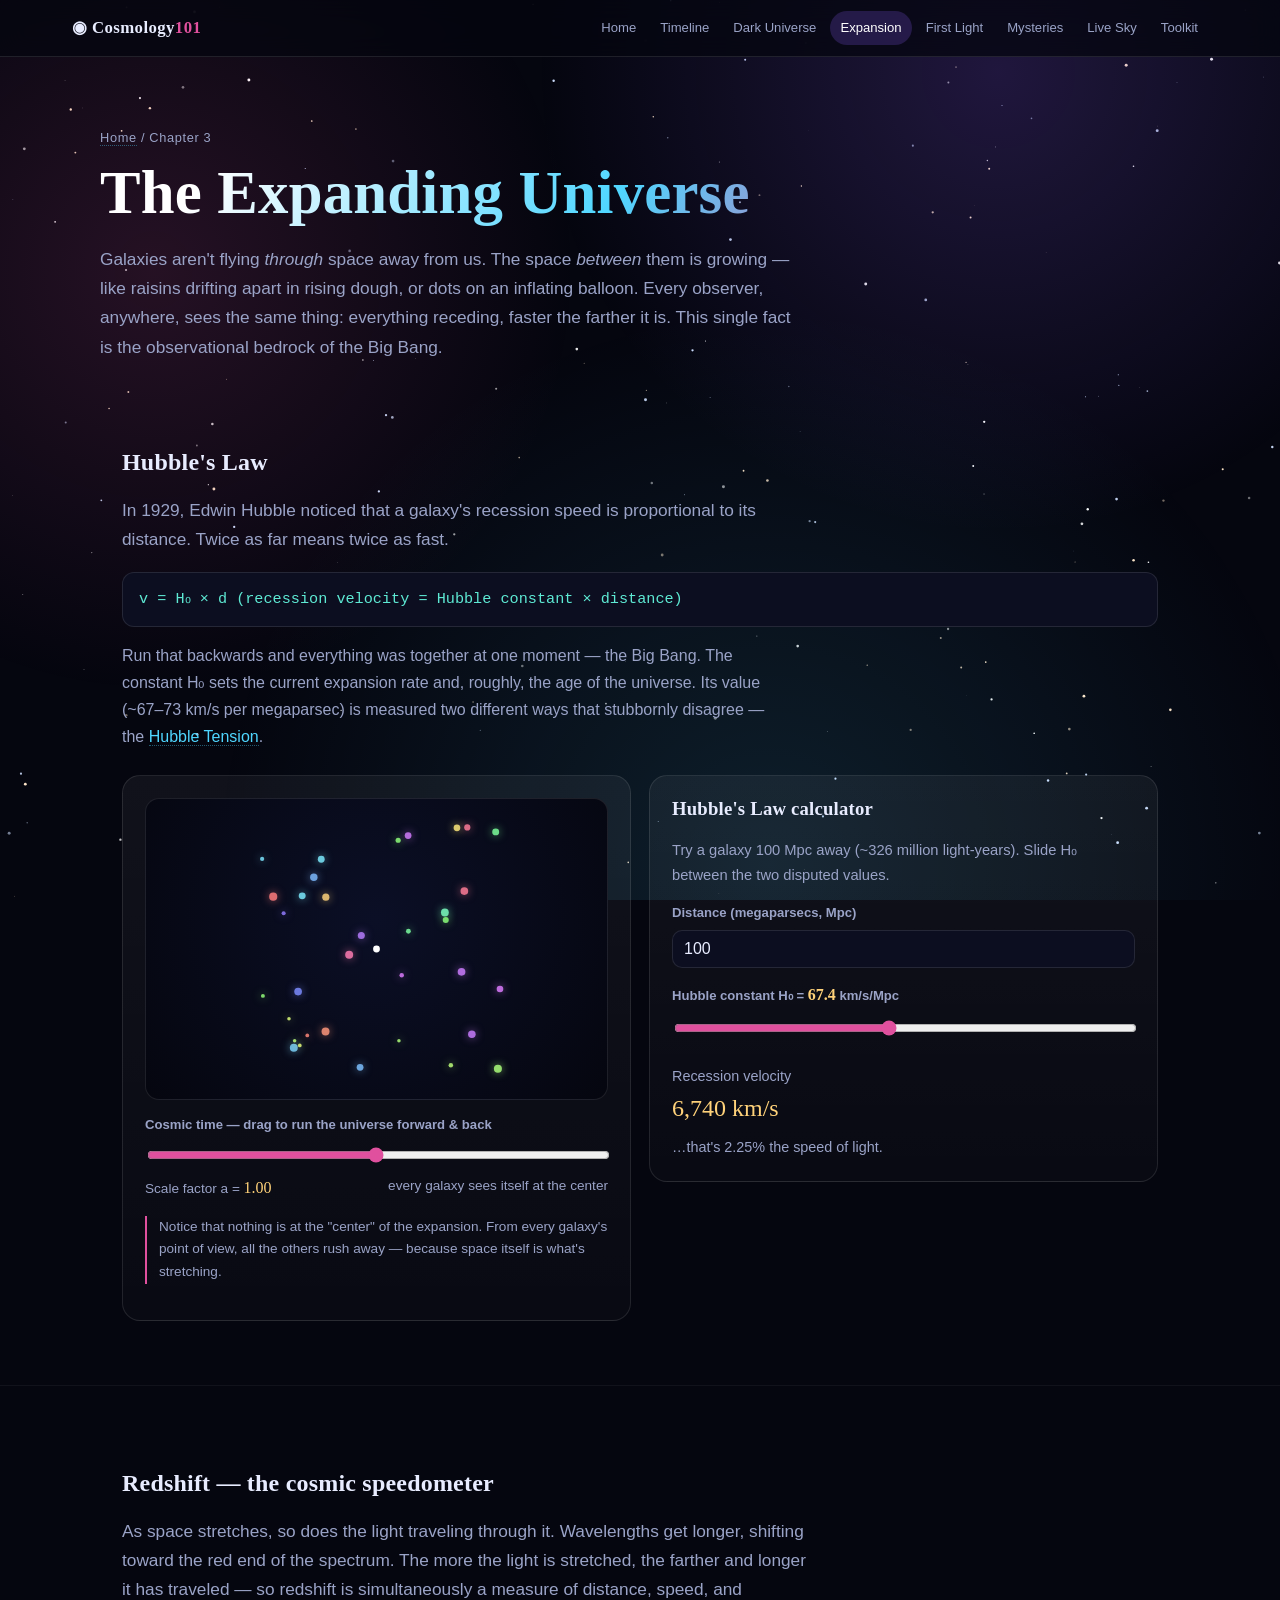
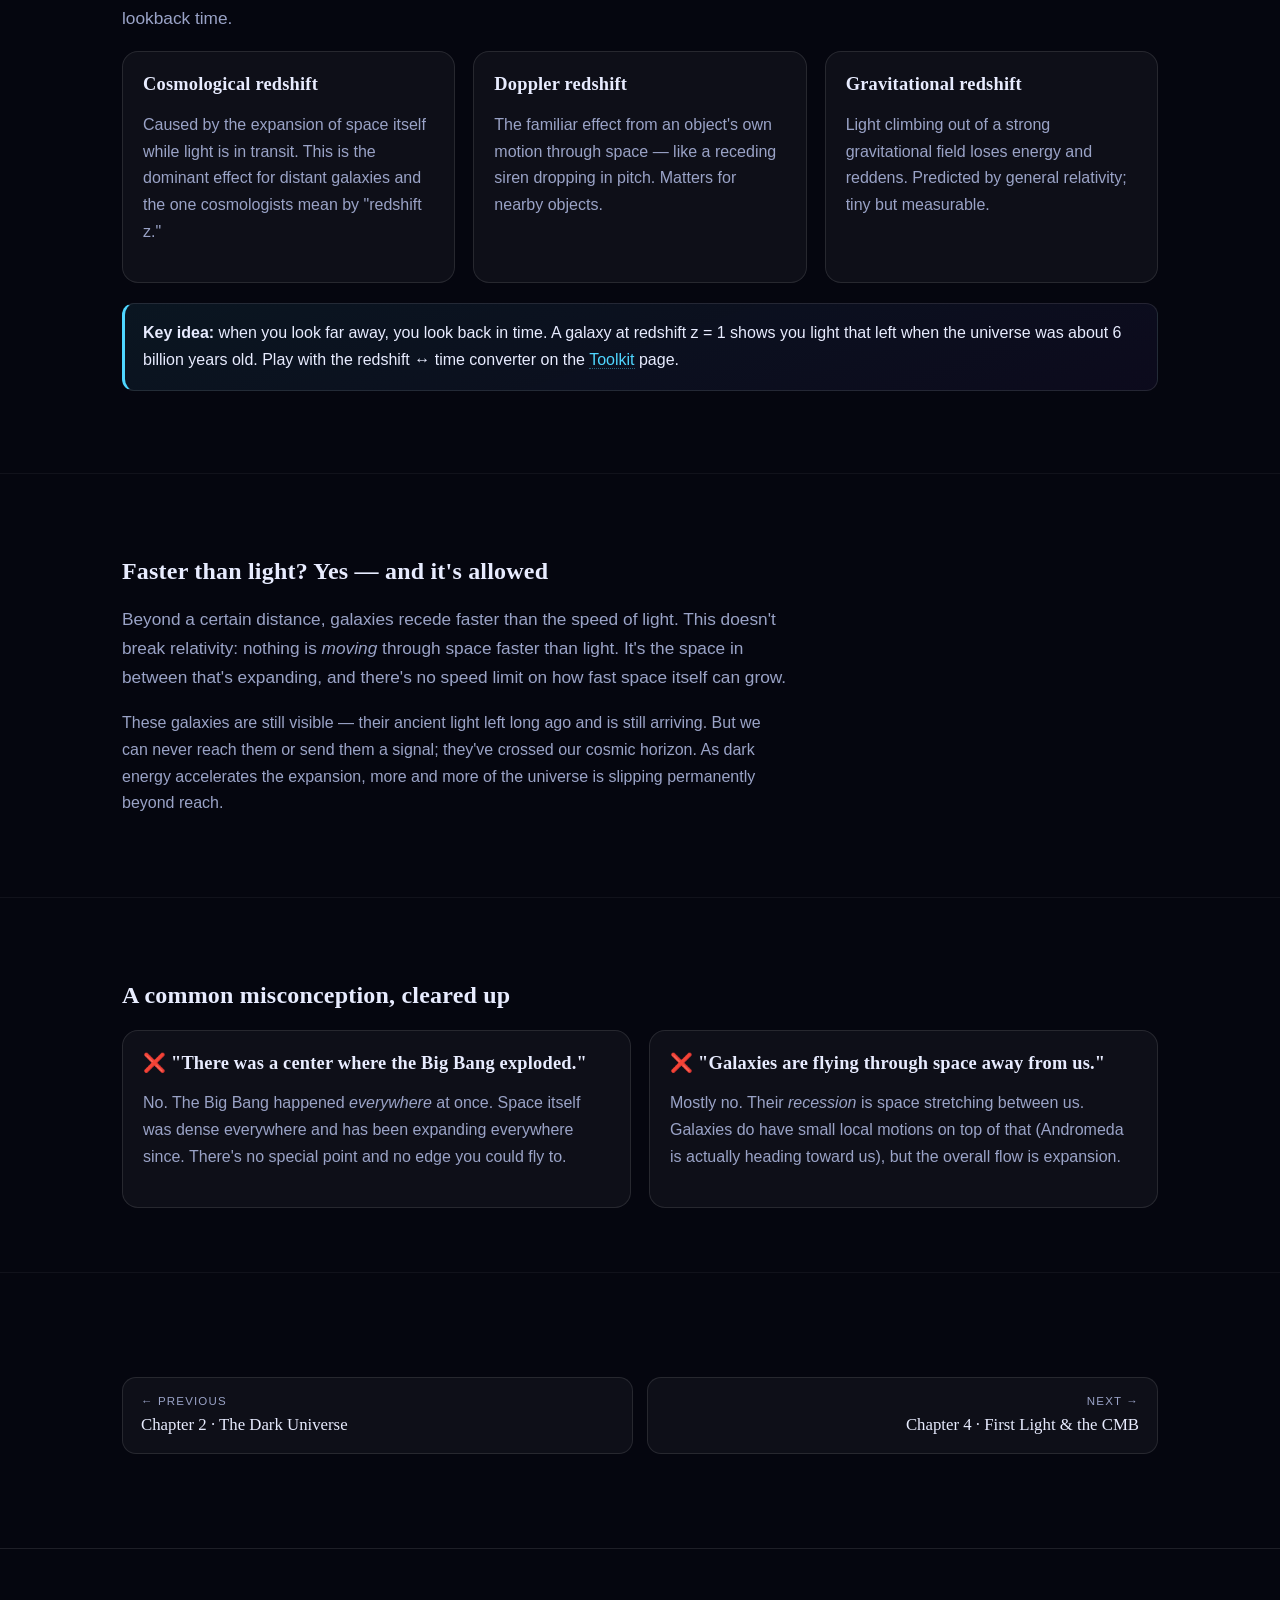
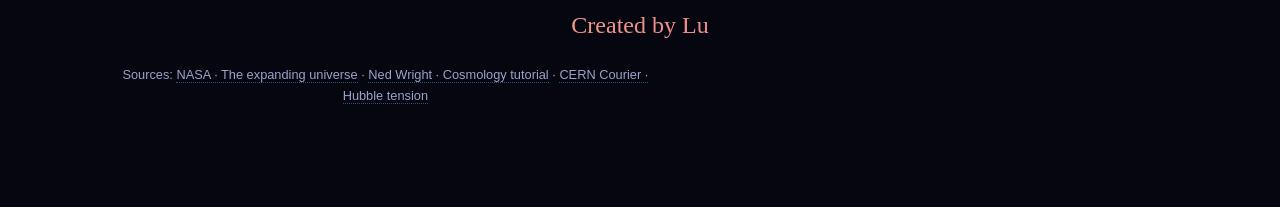
<file: cosmo/cosmology-101-site/expansion.html>
<!DOCTYPE html>
<html lang="en">
<head>
<meta charset="UTF-8">
<meta name="viewport" content="width=device-width, initial-scale=1.0">
<title>The Expanding Universe · Cosmology 101</title>
<link rel="stylesheet" href="assets/styles.css">
</head>
<body>
<canvas id="sky"></canvas>
<div class="nebula"></div>

<nav><div class="navin">
  <div class="brand"><a href="index.html">◉ Cosmology<span>101</span></a></div>
  <a class="link" href="index.html">Home</a>
  <a class="link" href="timeline.html">Timeline</a>
  <a class="link" href="matter.html">Dark Universe</a>
  <a class="link" href="expansion.html">Expansion</a>
  <a class="link" href="firstlight.html">First Light</a>
  <a class="link" href="mysteries.html">Mysteries</a>
  <a class="link" href="livesky.html">Live Sky</a>
  <a class="link" href="toolkit.html">Toolkit</a>
</div></nav>

<div class="wrap phead reveal">
  <div class="crumb"><a href="index.html">Home</a> / Chapter 3</div>
  <h1>The Expanding Universe</h1>
  <p class="lead">Galaxies aren't flying <em>through</em> space away from us. The space <em>between</em> them is growing — like raisins drifting apart in rising dough, or dots on an inflating balloon. Every observer, anywhere, sees the same thing: everything receding, faster the farther it is. This single fact is the observational bedrock of the Big Bang.</p>
</div>

<section style="padding-top:10px">
  <div class="wrap reveal">
    <h2>Hubble's Law</h2>
    <p class="lead">In 1929, Edwin Hubble noticed that a galaxy's recession speed is proportional to its distance. Twice as far means twice as fast.</p>
    <div class="eq">v = H₀ × d      (recession velocity = Hubble constant × distance)</div>
    <p class="muted">Run that backwards and everything was together at one moment — the Big Bang. The constant H₀ sets the current expansion rate and, roughly, the age of the universe. Its value (~67–73 km/s per megaparsec) is measured two different ways that stubbornly disagree — the <a href="mysteries.html">Hubble Tension</a>.</p>

    <div class="grid g2" style="margin-top:24px;align-items:start">
      <div class="panel">
        <canvas id="expcanvas" class="toy" height="300"></canvas>
        <label class="ctl">Cosmic time — drag to run the universe forward &amp; back</label>
        <input id="expTime" type="range" min="1" max="100" value="50">
        <div style="display:flex;justify-content:space-between;font-size:.85rem;color:var(--muted)">
          <span>Scale factor a = <span id="scaleOut" class="readout" style="font-size:1rem">1.00</span></span>
          <span>every galaxy sees itself at the center</span>
        </div>
        <p class="note">Notice that nothing is at the "center" of the expansion. From every galaxy's point of view, all the others rush away — because space itself is what's stretching.</p>
      </div>
      <div class="panel">
        <h3 style="margin-top:0">Hubble's Law calculator</h3>
        <p class="muted" style="font-size:.92rem">Try a galaxy 100 Mpc away (~326 million light-years). Slide H₀ between the two disputed values.</p>
        <label class="ctl">Distance (megaparsecs, Mpc)</label>
        <input id="hubDist" type="number" value="100" min="0" step="10">
        <label class="ctl">Hubble constant H₀ = <span id="h0lbl" class="readout" style="font-size:1rem">67.4</span> km/s/Mpc</label>
        <input id="hubH0" type="range" min="60" max="76" value="67.4" step="0.1">
        <div style="margin-top:16px;font-size:.9rem;color:var(--muted)">Recession velocity</div>
        <div class="readout" id="hubVel">6,740 km/s</div>
        <div style="margin-top:6px;font-size:.9rem;color:var(--muted)">…that's <span id="hubC">2.25%</span> the speed of light.</div>
      </div>
    </div>
  </div>
</section>

<section>
  <div class="wrap reveal">
    <h2>Redshift — the cosmic speedometer</h2>
    <p class="lead">As space stretches, so does the light traveling through it. Wavelengths get longer, shifting toward the red end of the spectrum. The more the light is stretched, the farther and longer it has traveled — so redshift is simultaneously a measure of distance, speed, and lookback time.</p>
    <div class="grid g3" style="margin-top:18px">
      <div class="card"><h3>Cosmological redshift</h3><p class="muted">Caused by the expansion of space itself while light is in transit. This is the dominant effect for distant galaxies and the one cosmologists mean by "redshift z."</p></div>
      <div class="card"><h3>Doppler redshift</h3><p class="muted">The familiar effect from an object's own motion through space — like a receding siren dropping in pitch. Matters for nearby objects.</p></div>
      <div class="card"><h3>Gravitational redshift</h3><p class="muted">Light climbing out of a strong gravitational field loses energy and reddens. Predicted by general relativity; tiny but measurable.</p></div>
    </div>
    <div class="callout" style="margin-top:20px"><b>Key idea:</b> when you look far away, you look back in time. A galaxy at redshift z = 1 shows you light that left when the universe was about 6 billion years old. Play with the redshift ↔ time converter on the <a href="toolkit.html">Toolkit</a> page.</div>
  </div>
</section>

<section>
  <div class="wrap reveal">
    <h2>Faster than light? Yes — and it's allowed</h2>
    <p class="lead">Beyond a certain distance, galaxies recede faster than the speed of light. This doesn't break relativity: nothing is <em>moving</em> through space faster than light. It's the space in between that's expanding, and there's no speed limit on how fast space itself can grow.</p>
    <p class="muted">These galaxies are still visible — their ancient light left long ago and is still arriving. But we can never reach them or send them a signal; they've crossed our cosmic horizon. As dark energy accelerates the expansion, more and more of the universe is slipping permanently beyond reach.</p>
  </div>
</section>

<section>
  <div class="wrap reveal">
    <h2>A common misconception, cleared up</h2>
    <div class="grid g2" style="margin-top:14px">
      <div class="card"><h3>❌ "There was a center where the Big Bang exploded."</h3><p class="muted">No. The Big Bang happened <em>everywhere</em> at once. Space itself was dense everywhere and has been expanding everywhere since. There's no special point and no edge you could fly to.</p></div>
      <div class="card"><h3>❌ "Galaxies are flying through space away from us."</h3><p class="muted">Mostly no. Their <em>recession</em> is space stretching between us. Galaxies do have small local motions on top of that (Andromeda is actually heading toward us), but the overall flow is expansion.</p></div>
    </div>
  </div>
</section>

<section>
  <div class="wrap">
    <div class="pager">
      <a class="prev" href="matter.html"><div class="dir">← Previous</div><div class="ttl">Chapter 2 · The Dark Universe</div></a>
      <a class="next" href="firstlight.html"><div class="dir">Next →</div><div class="ttl">Chapter 4 · First Light &amp; the CMB</div></a>
    </div>
  </div>
</section>

<footer><div class="wrap">
  <div class="signature">Created by Lu</div>
  <p class="src" style="margin-top:18px">Sources:
    <a href="https://science.nasa.gov/universe/the-expanding-universe/" target="_blank" rel="noopener">NASA · The expanding universe</a> ·
    <a href="https://www.astro.ucla.edu/~wright/cosmo_01.htm" target="_blank" rel="noopener">Ned Wright · Cosmology tutorial</a> ·
    <a href="https://cerncourier.com/a/the-hubble-tension/" target="_blank" rel="noopener">CERN Courier · Hubble tension</a>
  </p>
</div></footer>
<script src="assets/site.js"></script>
</body>
</html>
</file>
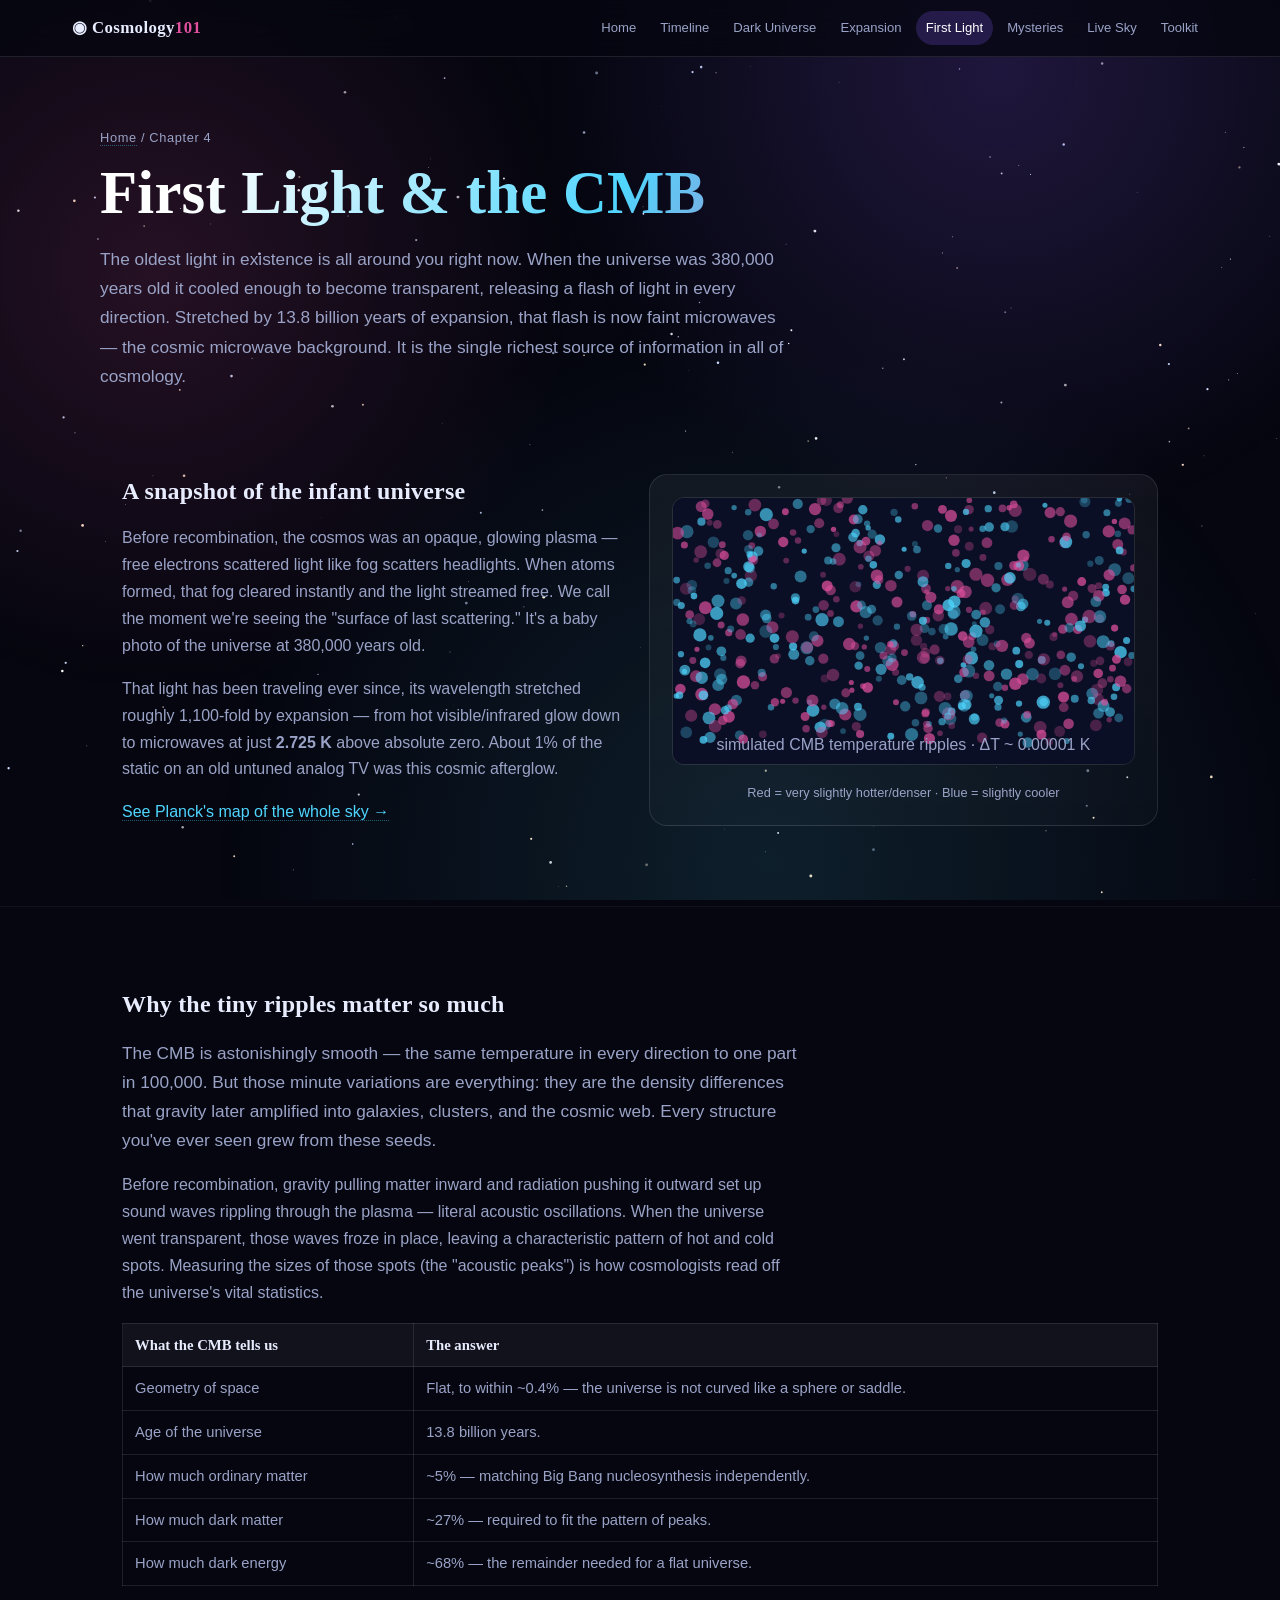
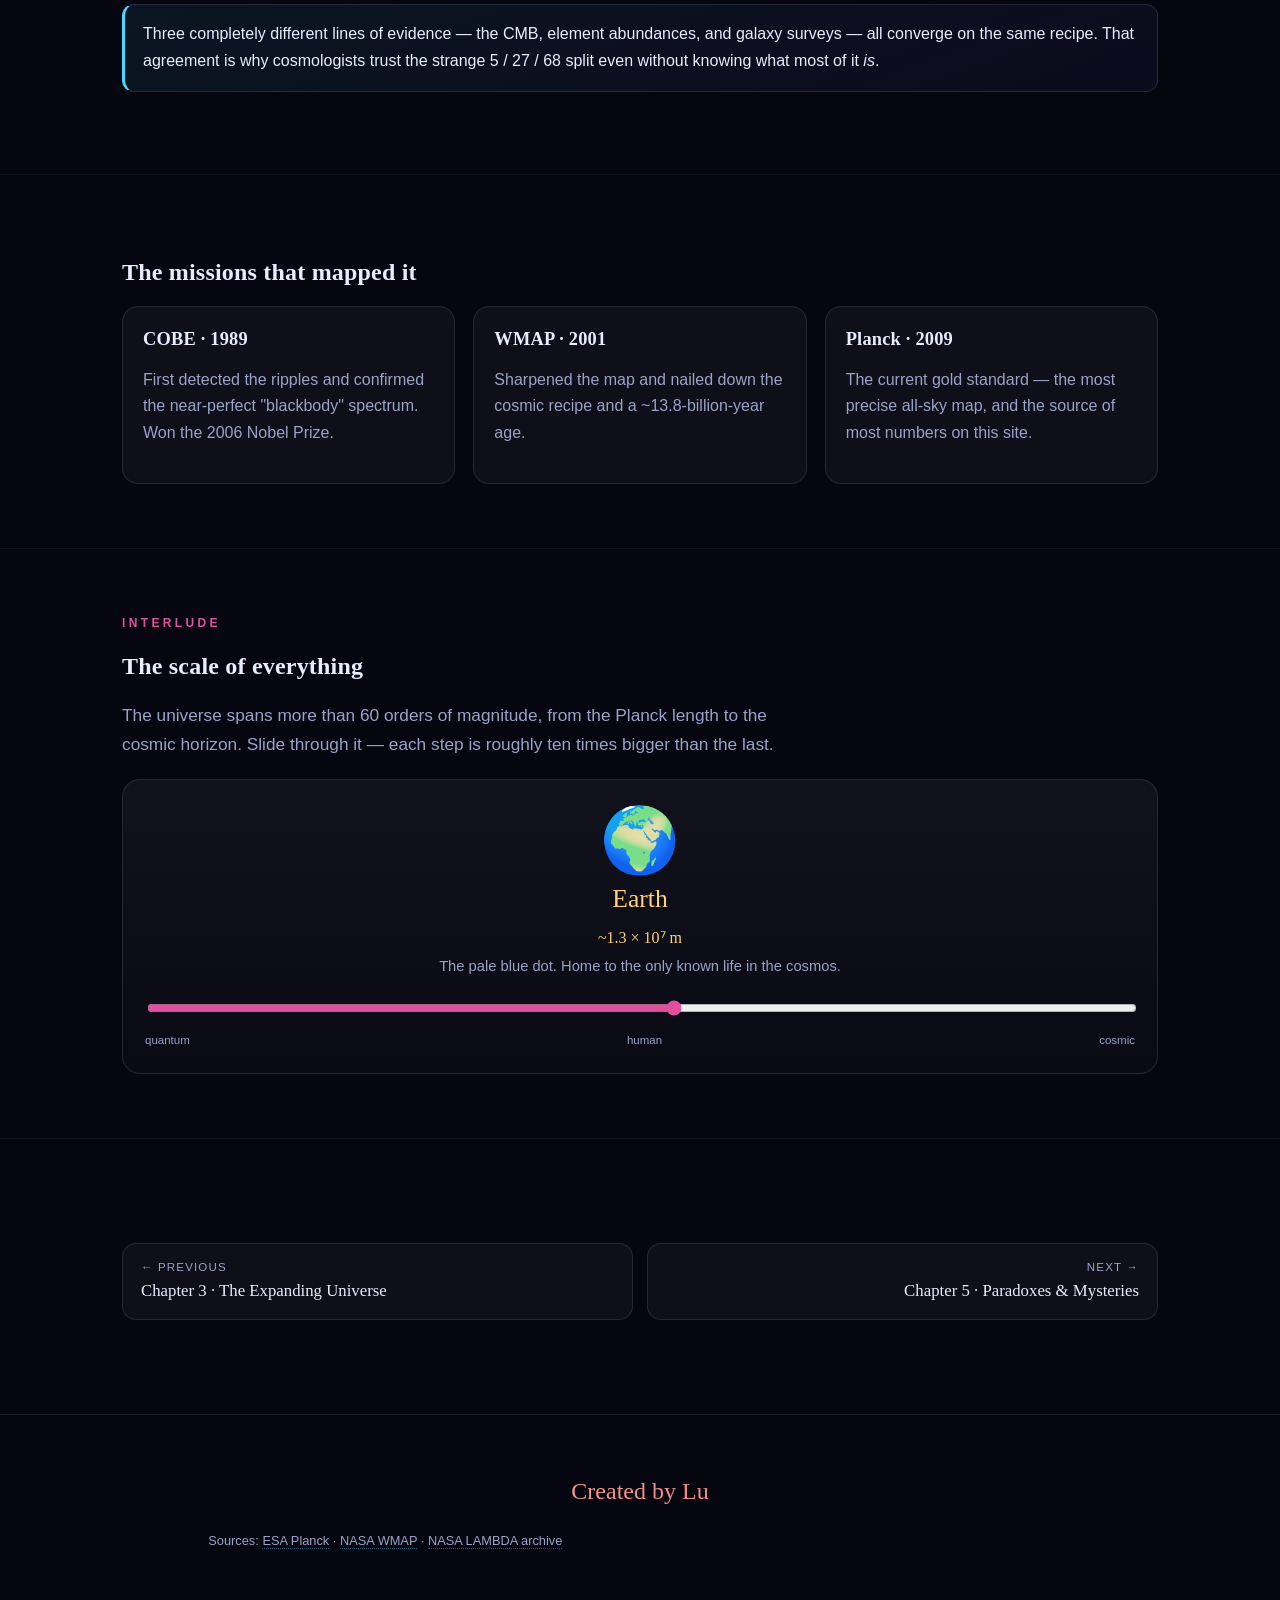
<file: cosmo/cosmology-101-site/firstlight.html>
<!DOCTYPE html>
<html lang="en">
<head>
<meta charset="UTF-8">
<meta name="viewport" content="width=device-width, initial-scale=1.0">
<title>First Light &amp; the CMB · Cosmology 101</title>
<link rel="stylesheet" href="assets/styles.css">
</head>
<body>
<canvas id="sky"></canvas>
<div class="nebula"></div>

<nav><div class="navin">
  <div class="brand"><a href="index.html">◉ Cosmology<span>101</span></a></div>
  <a class="link" href="index.html">Home</a>
  <a class="link" href="timeline.html">Timeline</a>
  <a class="link" href="matter.html">Dark Universe</a>
  <a class="link" href="expansion.html">Expansion</a>
  <a class="link" href="firstlight.html">First Light</a>
  <a class="link" href="mysteries.html">Mysteries</a>
  <a class="link" href="livesky.html">Live Sky</a>
  <a class="link" href="toolkit.html">Toolkit</a>
</div></nav>

<div class="wrap phead reveal">
  <div class="crumb"><a href="index.html">Home</a> / Chapter 4</div>
  <h1>First Light &amp; the CMB</h1>
  <p class="lead">The oldest light in existence is all around you right now. When the universe was 380,000 years old it cooled enough to become transparent, releasing a flash of light in every direction. Stretched by 13.8 billion years of expansion, that flash is now faint microwaves — the cosmic microwave background. It is the single richest source of information in all of cosmology.</p>
</div>

<section style="padding-top:10px">
  <div class="wrap reveal">
    <div class="grid g2" style="align-items:center">
      <div>
        <h2>A snapshot of the infant universe</h2>
        <p class="muted">Before recombination, the cosmos was an opaque, glowing plasma — free electrons scattered light like fog scatters headlights. When atoms formed, that fog cleared instantly and the light streamed free. We call the moment we're seeing the "surface of last scattering." It's a baby photo of the universe at 380,000 years old.</p>
        <p class="muted">That light has been traveling ever since, its wavelength stretched roughly 1,100-fold by expansion — from hot visible/infrared glow down to microwaves at just <b>2.725 K</b> above absolute zero. About 1% of the static on an old untuned analog TV was this cosmic afterglow.</p>
        <p><a href="https://www.cosmos.esa.int/web/planck/picture-gallery" target="_blank" rel="noopener">See Planck's map of the whole sky →</a></p>
      </div>
      <div class="panel" style="text-align:center">
        <svg viewBox="0 0 260 150" width="100%" style="border-radius:12px;overflow:hidden;border:1px solid var(--stroke)">
          <rect width="260" height="150" fill="#0b0f26"/>
          <g id="cmbdots"></g>
          <text x="130" y="142" text-anchor="middle" fill="#9aa3c7" font-size="9">simulated CMB temperature ripples · ΔT ~ 0.00001 K</text>
        </svg>
        <div style="font-size:.8rem;color:var(--muted);margin-top:8px">Red = very slightly hotter/denser · Blue = slightly cooler</div>
      </div>
    </div>
  </div>
</section>

<section>
  <div class="wrap reveal">
    <h2>Why the tiny ripples matter so much</h2>
    <p class="lead">The CMB is astonishingly smooth — the same temperature in every direction to one part in 100,000. But those minute variations are everything: they are the density differences that gravity later amplified into galaxies, clusters, and the cosmic web. Every structure you've ever seen grew from these seeds.</p>
    <p class="muted">Before recombination, gravity pulling matter inward and radiation pushing it outward set up sound waves rippling through the plasma — literal acoustic oscillations. When the universe went transparent, those waves froze in place, leaving a characteristic pattern of hot and cold spots. Measuring the sizes of those spots (the "acoustic peaks") is how cosmologists read off the universe's vital statistics.</p>
    <table class="data">
      <tr><th>What the CMB tells us</th><th>The answer</th></tr>
      <tr><td>Geometry of space</td><td>Flat, to within ~0.4% — the universe is not curved like a sphere or saddle.</td></tr>
      <tr><td>Age of the universe</td><td>13.8 billion years.</td></tr>
      <tr><td>How much ordinary matter</td><td>~5% — matching Big Bang nucleosynthesis independently.</td></tr>
      <tr><td>How much dark matter</td><td>~27% — required to fit the pattern of peaks.</td></tr>
      <tr><td>How much dark energy</td><td>~68% — the remainder needed for a flat universe.</td></tr>
    </table>
    <div class="callout">Three completely different lines of evidence — the CMB, element abundances, and galaxy surveys — all converge on the same recipe. That agreement is why cosmologists trust the strange 5 / 27 / 68 split even without knowing what most of it <em>is</em>.</div>
  </div>
</section>

<section>
  <div class="wrap reveal">
    <h2>The missions that mapped it</h2>
    <div class="grid g3" style="margin-top:16px">
      <div class="card"><h3>COBE · 1989</h3><p class="muted">First detected the ripples and confirmed the near-perfect "blackbody" spectrum. Won the 2006 Nobel Prize.</p></div>
      <div class="card"><h3>WMAP · 2001</h3><p class="muted">Sharpened the map and nailed down the cosmic recipe and a ~13.8-billion-year age.</p></div>
      <div class="card"><h3>Planck · 2009</h3><p class="muted">The current gold standard — the most precise all-sky map, and the source of most numbers on this site.</p></div>
    </div>
  </div>
</section>

<!-- SCALE INTERLUDE -->
<section id="scale">
  <div class="wrap reveal">
    <div class="eyebrow">Interlude</div>
    <h2>The scale of everything</h2>
    <p class="lead">The universe spans more than 60 orders of magnitude, from the Planck length to the cosmic horizon. Slide through it — each step is roughly ten times bigger than the last.</p>
    <div class="panel" style="margin-top:20px;text-align:center">
      <div id="scaleEmoji" style="font-size:4rem;line-height:1;margin:6px 0">🌍</div>
      <div id="scaleName" class="readout" style="font-size:1.6rem">Earth</div>
      <div id="scaleSize" style="color:var(--gold);font-family:var(--serif);margin:4px 0 2px">~1.3 × 10⁷ meters</div>
      <div id="scaleDesc" class="muted" style="font-size:.92rem;max-width:60ch;margin:0 auto 16px">The pale blue dot.</div>
      <input id="scaleSlider" type="range" min="0" max="15" value="8">
      <div style="display:flex;justify-content:space-between;font-size:.72rem;color:var(--muted);margin-top:4px">
        <span>quantum</span><span>human</span><span>cosmic</span>
      </div>
    </div>
  </div>
</section>

<section>
  <div class="wrap">
    <div class="pager">
      <a class="prev" href="expansion.html"><div class="dir">← Previous</div><div class="ttl">Chapter 3 · The Expanding Universe</div></a>
      <a class="next" href="mysteries.html"><div class="dir">Next →</div><div class="ttl">Chapter 5 · Paradoxes &amp; Mysteries</div></a>
    </div>
  </div>
</section>

<footer><div class="wrap">
  <div class="signature">Created by Lu</div>
  <p class="src" style="margin-top:18px">Sources:
    <a href="https://www.esa.int/Science_Exploration/Space_Science/Planck" target="_blank" rel="noopener">ESA Planck</a> ·
    <a href="https://map.gsfc.nasa.gov/" target="_blank" rel="noopener">NASA WMAP</a> ·
    <a href="https://lambda.gsfc.nasa.gov/" target="_blank" rel="noopener">NASA LAMBDA archive</a>
  </p>
</div></footer>
<script src="assets/site.js"></script>
</body>
</html>
</file>
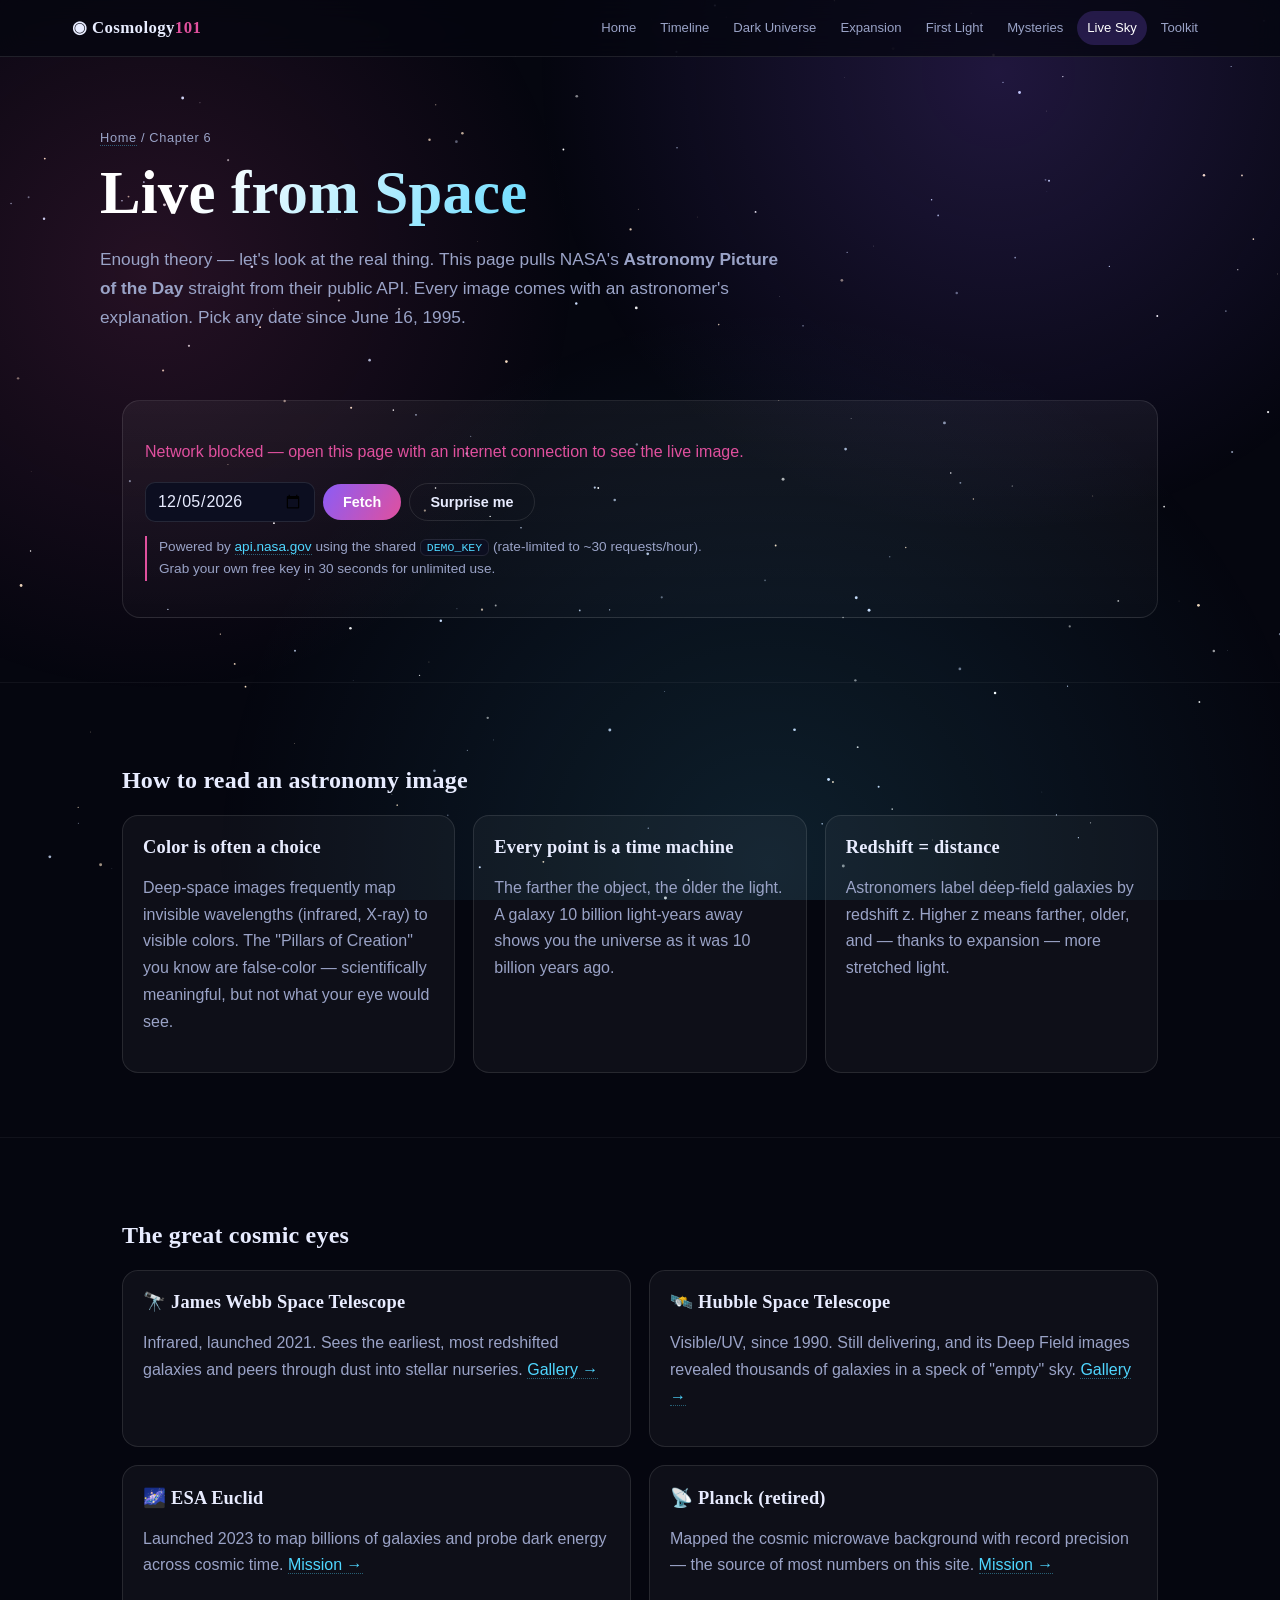
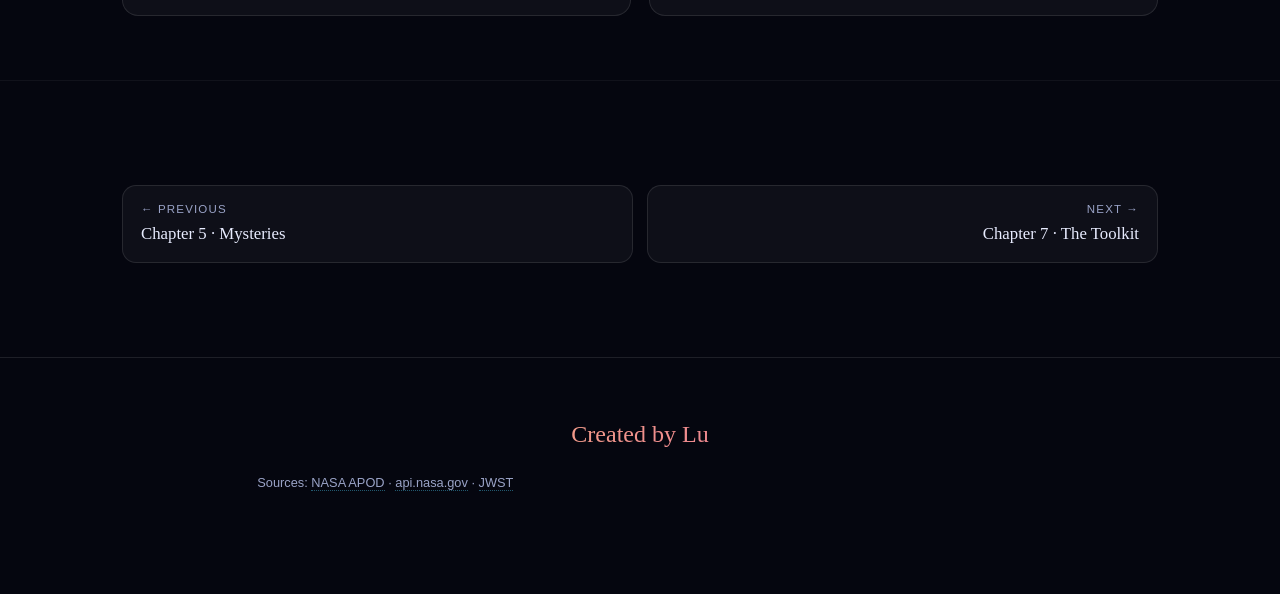
<file: cosmo/cosmology-101-site/livesky.html>
<!DOCTYPE html>
<html lang="en">
<head>
<meta charset="UTF-8">
<meta name="viewport" content="width=device-width, initial-scale=1.0">
<title>Live from Space · Cosmology 101</title>
<link rel="stylesheet" href="assets/styles.css">
</head>
<body>
<canvas id="sky"></canvas>
<div class="nebula"></div>

<nav><div class="navin">
  <div class="brand"><a href="index.html">◉ Cosmology<span>101</span></a></div>
  <a class="link" href="index.html">Home</a>
  <a class="link" href="timeline.html">Timeline</a>
  <a class="link" href="matter.html">Dark Universe</a>
  <a class="link" href="expansion.html">Expansion</a>
  <a class="link" href="firstlight.html">First Light</a>
  <a class="link" href="mysteries.html">Mysteries</a>
  <a class="link" href="livesky.html">Live Sky</a>
  <a class="link" href="toolkit.html">Toolkit</a>
</div></nav>

<div class="wrap phead reveal">
  <div class="crumb"><a href="index.html">Home</a> / Chapter 6</div>
  <h1>Live from Space</h1>
  <p class="lead">Enough theory — let's look at the real thing. This page pulls NASA's <b>Astronomy Picture of the Day</b> straight from their public API. Every image comes with an astronomer's explanation. Pick any date since June 16, 1995.</p>
</div>

<section style="padding-top:10px">
  <div class="wrap reveal">
    <div class="panel">
      <div id="apodbox"><p class="muted">Loading today's cosmos… (needs an internet connection)</p></div>
      <div style="display:flex;gap:8px;flex-wrap:wrap;align-items:center;margin-top:14px">
        <input id="apodDate" type="date" style="max-width:170px">
        <button class="btn" id="apodBtn">Fetch</button>
        <button class="btn ghost" id="apodRand">Surprise me</button>
      </div>
      <p class="note">Powered by <a href="https://api.nasa.gov/" target="_blank" rel="noopener">api.nasa.gov</a> using the shared <span class="kbd">DEMO_KEY</span> (rate-limited to ~30 requests/hour). Grab your own free key in 30 seconds for unlimited use.</p>
    </div>
  </div>
</section>

<section>
  <div class="wrap reveal">
    <h2>How to read an astronomy image</h2>
    <div class="grid g3" style="margin-top:16px">
      <div class="card"><h3>Color is often a choice</h3><p class="muted">Deep-space images frequently map invisible wavelengths (infrared, X-ray) to visible colors. The "Pillars of Creation" you know are false-color — scientifically meaningful, but not what your eye would see.</p></div>
      <div class="card"><h3>Every point is a time machine</h3><p class="muted">The farther the object, the older the light. A galaxy 10 billion light-years away shows you the universe as it was 10 billion years ago.</p></div>
      <div class="card"><h3>Redshift = distance</h3><p class="muted">Astronomers label deep-field galaxies by redshift z. Higher z means farther, older, and — thanks to expansion — more stretched light.</p></div>
    </div>
  </div>
</section>

<section>
  <div class="wrap reveal">
    <h2>The great cosmic eyes</h2>
    <div class="grid g2" style="margin-top:16px">
      <div class="card"><h3>🔭 James Webb Space Telescope</h3><p class="muted">Infrared, launched 2021. Sees the earliest, most redshifted galaxies and peers through dust into stellar nurseries. <a href="https://webbtelescope.org/" target="_blank" rel="noopener">Gallery →</a></p></div>
      <div class="card"><h3>🛰️ Hubble Space Telescope</h3><p class="muted">Visible/UV, since 1990. Still delivering, and its Deep Field images revealed thousands of galaxies in a speck of "empty" sky. <a href="https://hubblesite.org/" target="_blank" rel="noopener">Gallery →</a></p></div>
      <div class="card"><h3>🌌 ESA Euclid</h3><p class="muted">Launched 2023 to map billions of galaxies and probe dark energy across cosmic time. <a href="https://sci.esa.int/web/euclid" target="_blank" rel="noopener">Mission →</a></p></div>
      <div class="card"><h3>📡 Planck (retired)</h3><p class="muted">Mapped the cosmic microwave background with record precision — the source of most numbers on this site. <a href="https://www.esa.int/Science_Exploration/Space_Science/Planck" target="_blank" rel="noopener">Mission →</a></p></div>
    </div>
  </div>
</section>

<section>
  <div class="wrap">
    <div class="pager">
      <a class="prev" href="mysteries.html"><div class="dir">← Previous</div><div class="ttl">Chapter 5 · Mysteries</div></a>
      <a class="next" href="toolkit.html"><div class="dir">Next →</div><div class="ttl">Chapter 7 · The Toolkit</div></a>
    </div>
  </div>
</section>

<footer><div class="wrap">
  <div class="signature">Created by Lu</div>
  <p class="src" style="margin-top:18px">Sources:
    <a href="https://apod.nasa.gov/apod/" target="_blank" rel="noopener">NASA APOD</a> ·
    <a href="https://api.nasa.gov/" target="_blank" rel="noopener">api.nasa.gov</a> ·
    <a href="https://webbtelescope.org/" target="_blank" rel="noopener">JWST</a>
  </p>
</div></footer>
<script src="assets/site.js"></script>
</body>
</html>
</file>
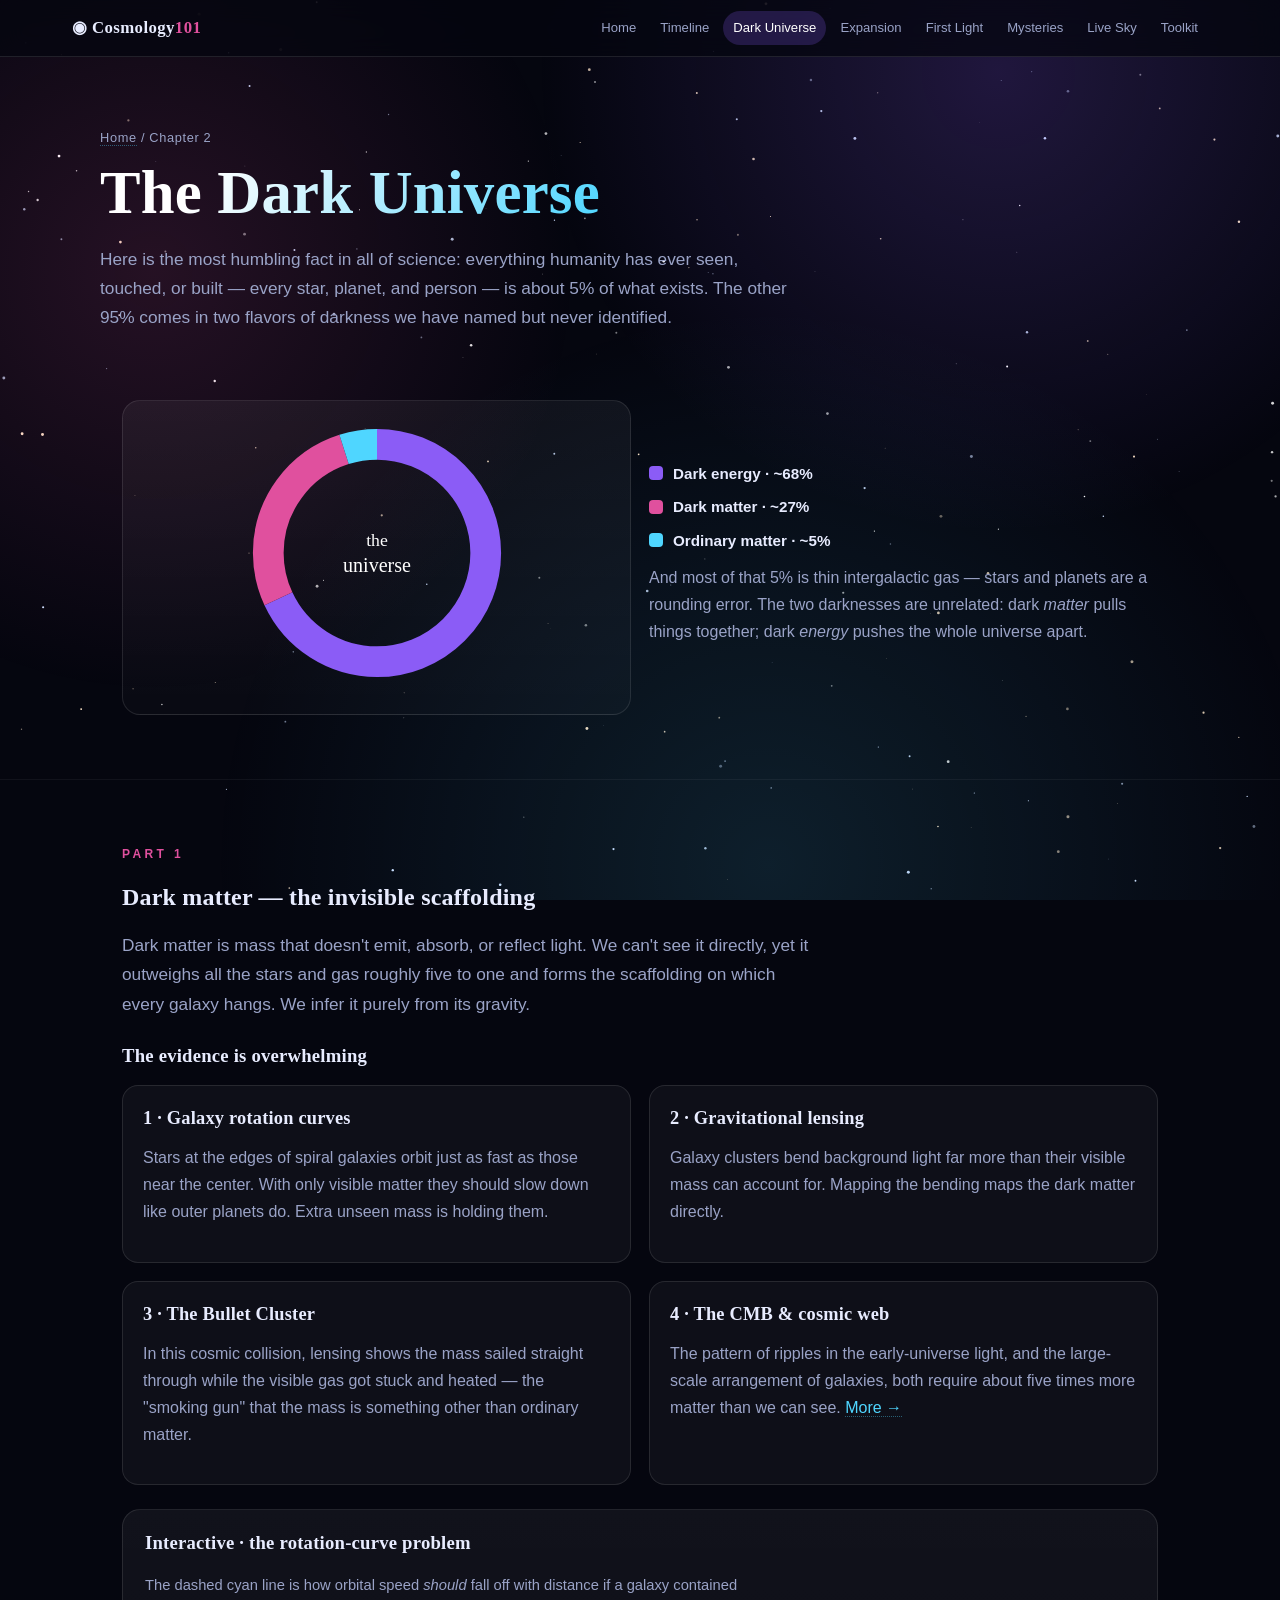
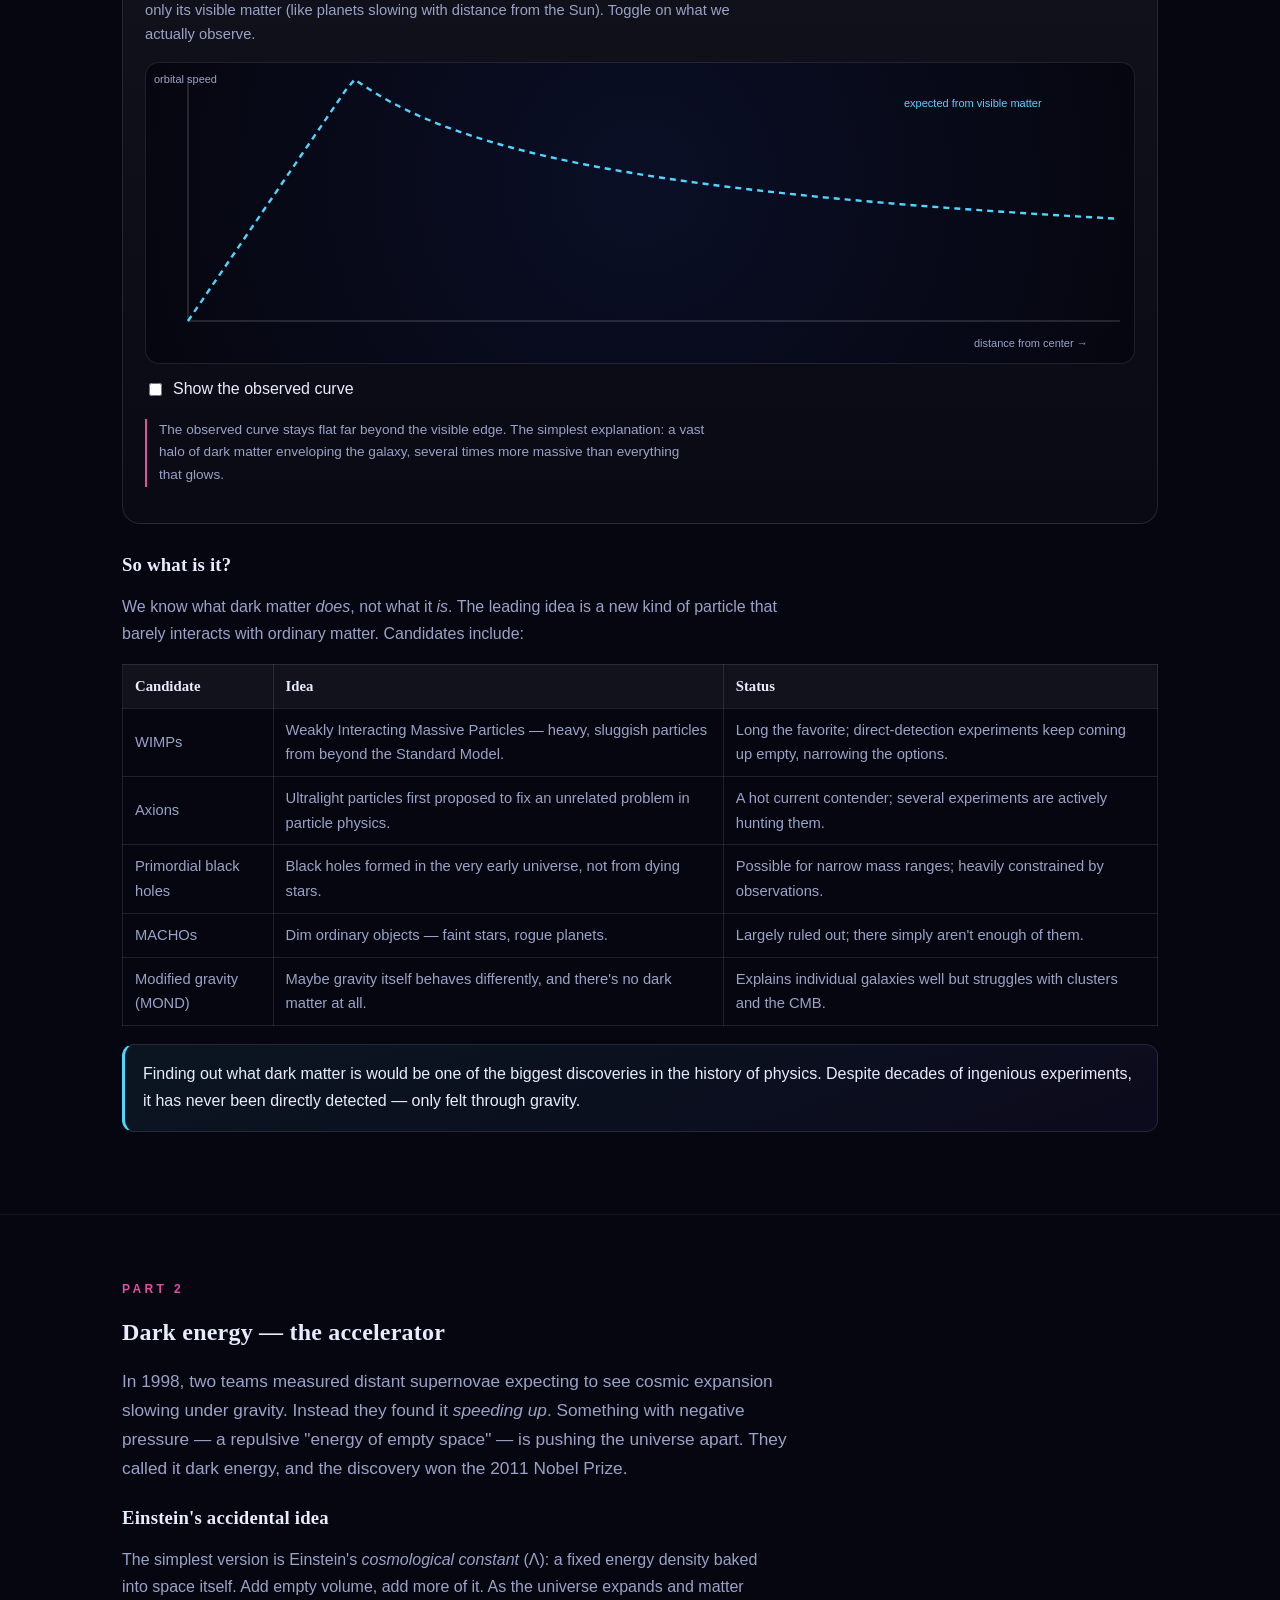
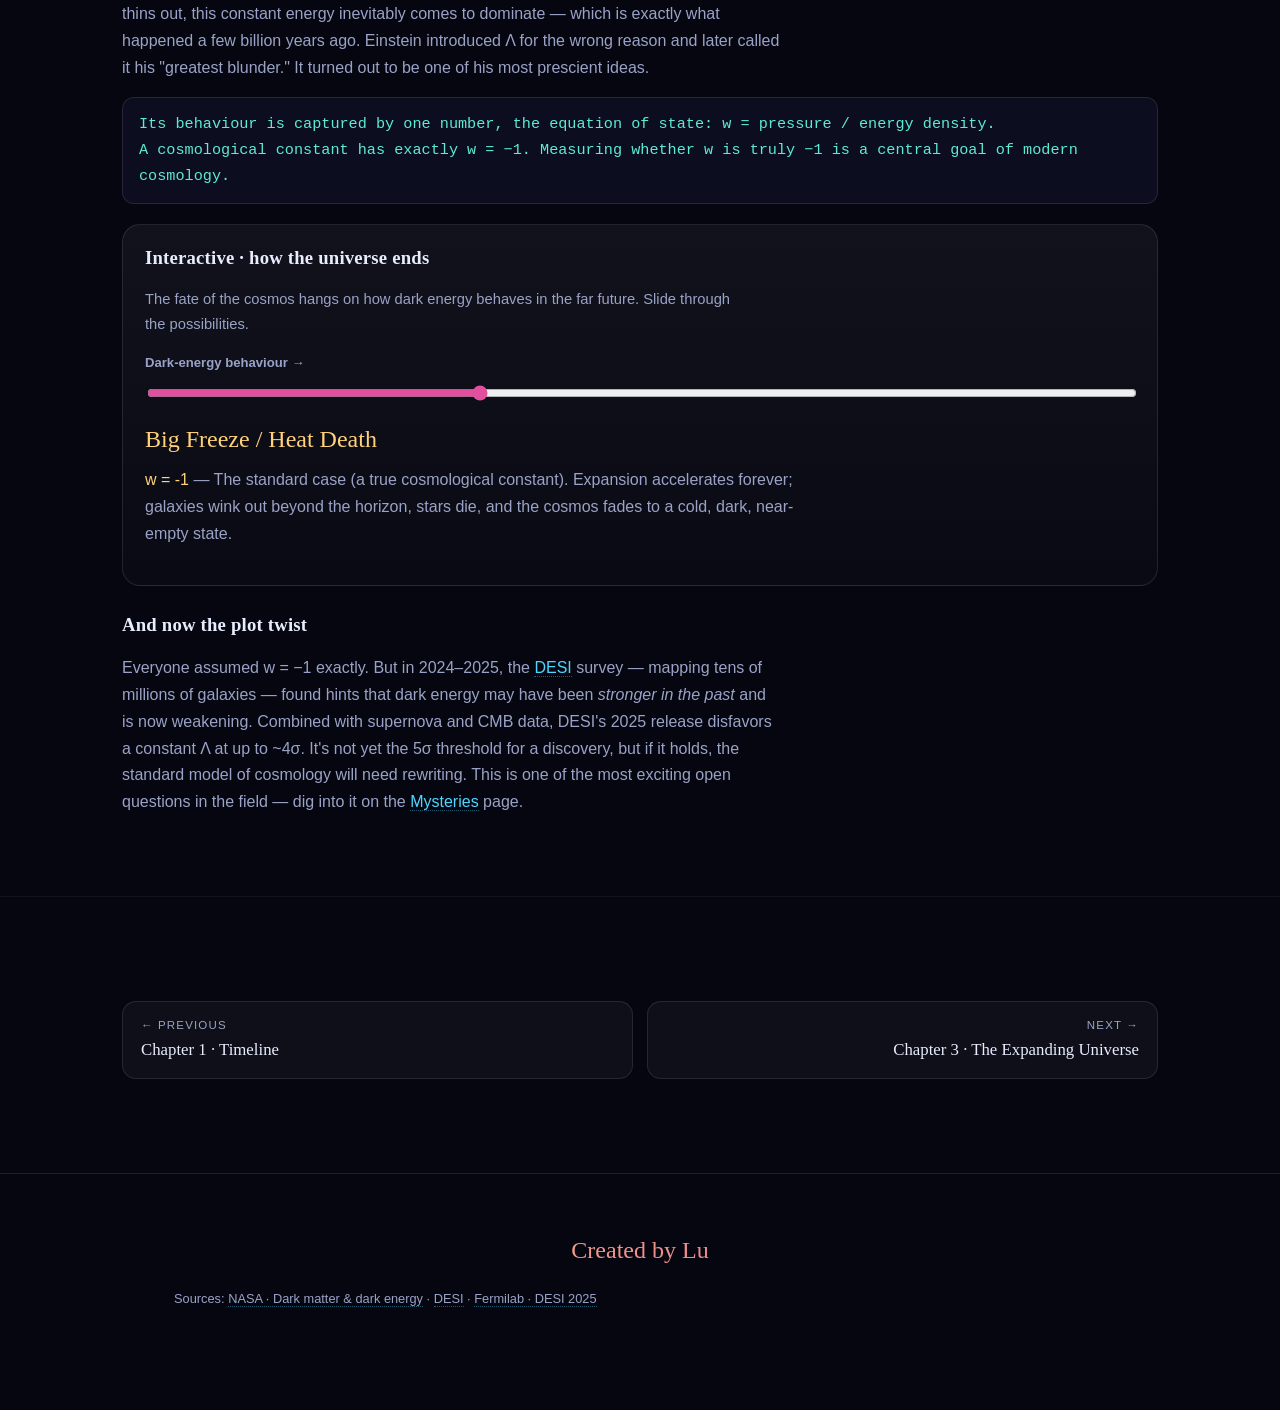
<file: cosmo/cosmology-101-site/matter.html>
<!DOCTYPE html>
<html lang="en">
<head>
<meta charset="UTF-8">
<meta name="viewport" content="width=device-width, initial-scale=1.0">
<title>The Dark Universe · Cosmology 101</title>
<link rel="stylesheet" href="assets/styles.css">
</head>
<body>
<canvas id="sky"></canvas>
<div class="nebula"></div>

<nav><div class="navin">
  <div class="brand"><a href="index.html">◉ Cosmology<span>101</span></a></div>
  <a class="link" href="index.html">Home</a>
  <a class="link" href="timeline.html">Timeline</a>
  <a class="link" href="matter.html">Dark Universe</a>
  <a class="link" href="expansion.html">Expansion</a>
  <a class="link" href="firstlight.html">First Light</a>
  <a class="link" href="mysteries.html">Mysteries</a>
  <a class="link" href="livesky.html">Live Sky</a>
  <a class="link" href="toolkit.html">Toolkit</a>
</div></nav>

<div class="wrap phead reveal">
  <div class="crumb"><a href="index.html">Home</a> / Chapter 2</div>
  <h1>The Dark Universe</h1>
  <p class="lead">Here is the most humbling fact in all of science: everything humanity has ever seen, touched, or built — every star, planet, and person — is about 5% of what exists. The other 95% comes in two flavors of darkness we have named but never identified.</p>
</div>

<section style="padding-top:10px">
  <div class="wrap reveal">
    <div class="grid g2" style="align-items:center">
      <div class="panel" style="text-align:center">
        <svg viewBox="0 0 220 220" width="260" height="260" style="max-width:100%">
          <g id="donut" transform="rotate(-90 110 110)"></g>
          <text x="110" y="104" text-anchor="middle" fill="#fff" font-size="15" font-family="Georgia,serif">the</text>
          <text x="110" y="126" text-anchor="middle" fill="#fff" font-size="17" font-family="Georgia,serif">universe</text>
        </svg>
      </div>
      <div>
        <div class="legrow"><span class="sw" style="background:#8b5cf6"></span><b>Dark energy · ~68%</b></div>
        <div class="legrow"><span class="sw" style="background:#e0509e"></span><b>Dark matter · ~27%</b></div>
        <div class="legrow"><span class="sw" style="background:#4fd6ff"></span><b>Ordinary matter · ~5%</b></div>
        <p class="muted" style="margin-top:12px">And most of that 5% is thin intergalactic gas — stars and planets are a rounding error. The two darknesses are unrelated: dark <em>matter</em> pulls things together; dark <em>energy</em> pushes the whole universe apart.</p>
      </div>
    </div>
  </div>
</section>

<!-- DARK MATTER -->
<section>
  <div class="wrap reveal">
    <div class="eyebrow">Part 1</div>
    <h2>Dark matter — the invisible scaffolding</h2>
    <p class="lead">Dark matter is mass that doesn't emit, absorb, or reflect light. We can't see it directly, yet it outweighs all the stars and gas roughly five to one and forms the scaffolding on which every galaxy hangs. We infer it purely from its gravity.</p>

    <h3 style="margin-top:26px">The evidence is overwhelming</h3>
    <div class="grid g2" style="margin-top:14px">
      <div class="card"><h3>1 · Galaxy rotation curves</h3><p class="muted">Stars at the edges of spiral galaxies orbit just as fast as those near the center. With only visible matter they should slow down like outer planets do. Extra unseen mass is holding them.</p></div>
      <div class="card"><h3>2 · Gravitational lensing</h3><p class="muted">Galaxy clusters bend background light far more than their visible mass can account for. Mapping the bending maps the dark matter directly.</p></div>
      <div class="card"><h3>3 · The Bullet Cluster</h3><p class="muted">In this cosmic collision, lensing shows the mass sailed straight through while the visible gas got stuck and heated — the "smoking gun" that the mass is something other than ordinary matter.</p></div>
      <div class="card"><h3>4 · The CMB &amp; cosmic web</h3><p class="muted">The pattern of ripples in the early-universe light, and the large-scale arrangement of galaxies, both require about five times more matter than we can see. <a href="firstlight.html">More →</a></p></div>
    </div>

    <div class="panel" style="margin-top:24px">
      <h3 style="margin-top:0">Interactive · the rotation-curve problem</h3>
      <p class="muted" style="font-size:.92rem">The dashed cyan line is how orbital speed <em>should</em> fall off with distance if a galaxy contained only its visible matter (like planets slowing with distance from the Sun). Toggle on what we actually observe.</p>
      <canvas id="rotcanvas" class="toy" height="300"></canvas>
      <label style="display:inline-flex;align-items:center;gap:8px;margin-top:12px;cursor:pointer">
        <input type="checkbox" id="rotToggle"> <span>Show the observed curve</span>
      </label>
      <p class="note">The observed curve stays flat far beyond the visible edge. The simplest explanation: a vast halo of dark matter enveloping the galaxy, several times more massive than everything that glows.</p>
    </div>

    <h3 style="margin-top:30px">So what is it?</h3>
    <p class="muted">We know what dark matter <em>does</em>, not what it <em>is</em>. The leading idea is a new kind of particle that barely interacts with ordinary matter. Candidates include:</p>
    <table class="data">
      <tr><th>Candidate</th><th>Idea</th><th>Status</th></tr>
      <tr><td>WIMPs</td><td>Weakly Interacting Massive Particles — heavy, sluggish particles from beyond the Standard Model.</td><td>Long the favorite; direct-detection experiments keep coming up empty, narrowing the options.</td></tr>
      <tr><td>Axions</td><td>Ultralight particles first proposed to fix an unrelated problem in particle physics.</td><td>A hot current contender; several experiments are actively hunting them.</td></tr>
      <tr><td>Primordial black holes</td><td>Black holes formed in the very early universe, not from dying stars.</td><td>Possible for narrow mass ranges; heavily constrained by observations.</td></tr>
      <tr><td>MACHOs</td><td>Dim ordinary objects — faint stars, rogue planets.</td><td>Largely ruled out; there simply aren't enough of them.</td></tr>
      <tr><td>Modified gravity (MOND)</td><td>Maybe gravity itself behaves differently, and there's no dark matter at all.</td><td>Explains individual galaxies well but struggles with clusters and the CMB.</td></tr>
    </table>
    <div class="callout">Finding out what dark matter is would be one of the biggest discoveries in the history of physics. Despite decades of ingenious experiments, it has never been directly detected — only felt through gravity.</div>
  </div>
</section>

<!-- DARK ENERGY -->
<section>
  <div class="wrap reveal">
    <div class="eyebrow">Part 2</div>
    <h2>Dark energy — the accelerator</h2>
    <p class="lead">In 1998, two teams measured distant supernovae expecting to see cosmic expansion slowing under gravity. Instead they found it <em>speeding up</em>. Something with negative pressure — a repulsive "energy of empty space" — is pushing the universe apart. They called it dark energy, and the discovery won the 2011 Nobel Prize.</p>

    <h3 style="margin-top:24px">Einstein's accidental idea</h3>
    <p class="muted">The simplest version is Einstein's <em>cosmological constant</em> (Λ): a fixed energy density baked into space itself. Add empty volume, add more of it. As the universe expands and matter thins out, this constant energy inevitably comes to dominate — which is exactly what happened a few billion years ago. Einstein introduced Λ for the wrong reason and later called it his "greatest blunder." It turned out to be one of his most prescient ideas.</p>

    <div class="eq">Its behaviour is captured by one number, the equation of state:  w = pressure / energy density.<br>A cosmological constant has exactly w = −1. Measuring whether w is truly −1 is a central goal of modern cosmology.</div>

    <div class="panel" style="margin-top:20px">
      <h3 style="margin-top:0">Interactive · how the universe ends</h3>
      <p class="muted" style="font-size:.92rem">The fate of the cosmos hangs on how dark energy behaves in the far future. Slide through the possibilities.</p>
      <label class="ctl">Dark-energy behaviour →</label>
      <input id="fateSlider" type="range" min="0" max="3" value="1">
      <div class="readout" id="fateOut" style="margin-top:6px">Big Freeze / Heat Death</div>
      <p id="fateDesc" class="muted" style="margin-top:8px"></p>
    </div>

    <h3 style="margin-top:28px">And now the plot twist</h3>
    <p class="muted">Everyone assumed w = −1 exactly. But in 2024–2025, the <a href="https://www.desi.lbl.gov/" target="_blank" rel="noopener">DESI</a> survey — mapping tens of millions of galaxies — found hints that dark energy may have been <em>stronger in the past</em> and is now weakening. Combined with supernova and CMB data, DESI's 2025 release disfavors a constant Λ at up to ~4σ. It's not yet the 5σ threshold for a discovery, but if it holds, the standard model of cosmology will need rewriting. This is one of the most exciting open questions in the field — dig into it on the <a href="mysteries.html">Mysteries</a> page.</p>
  </div>
</section>

<section>
  <div class="wrap">
    <div class="pager">
      <a class="prev" href="timeline.html"><div class="dir">← Previous</div><div class="ttl">Chapter 1 · Timeline</div></a>
      <a class="next" href="expansion.html"><div class="dir">Next →</div><div class="ttl">Chapter 3 · The Expanding Universe</div></a>
    </div>
  </div>
</section>

<footer><div class="wrap">
  <div class="signature">Created by Lu</div>
  <p class="src" style="margin-top:18px">Sources:
    <a href="https://science.nasa.gov/universe/dark-matter-dark-energy/" target="_blank" rel="noopener">NASA · Dark matter &amp; dark energy</a> ·
    <a href="https://www.desi.lbl.gov/" target="_blank" rel="noopener">DESI</a> ·
    <a href="https://news.fnal.gov/2025/03/new-desi-results-strengthen-hints-that-dark-energy-may-evolve/" target="_blank" rel="noopener">Fermilab · DESI 2025</a>
  </p>
</div></footer>
<script src="assets/site.js"></script>
</body>
</html>
</file>
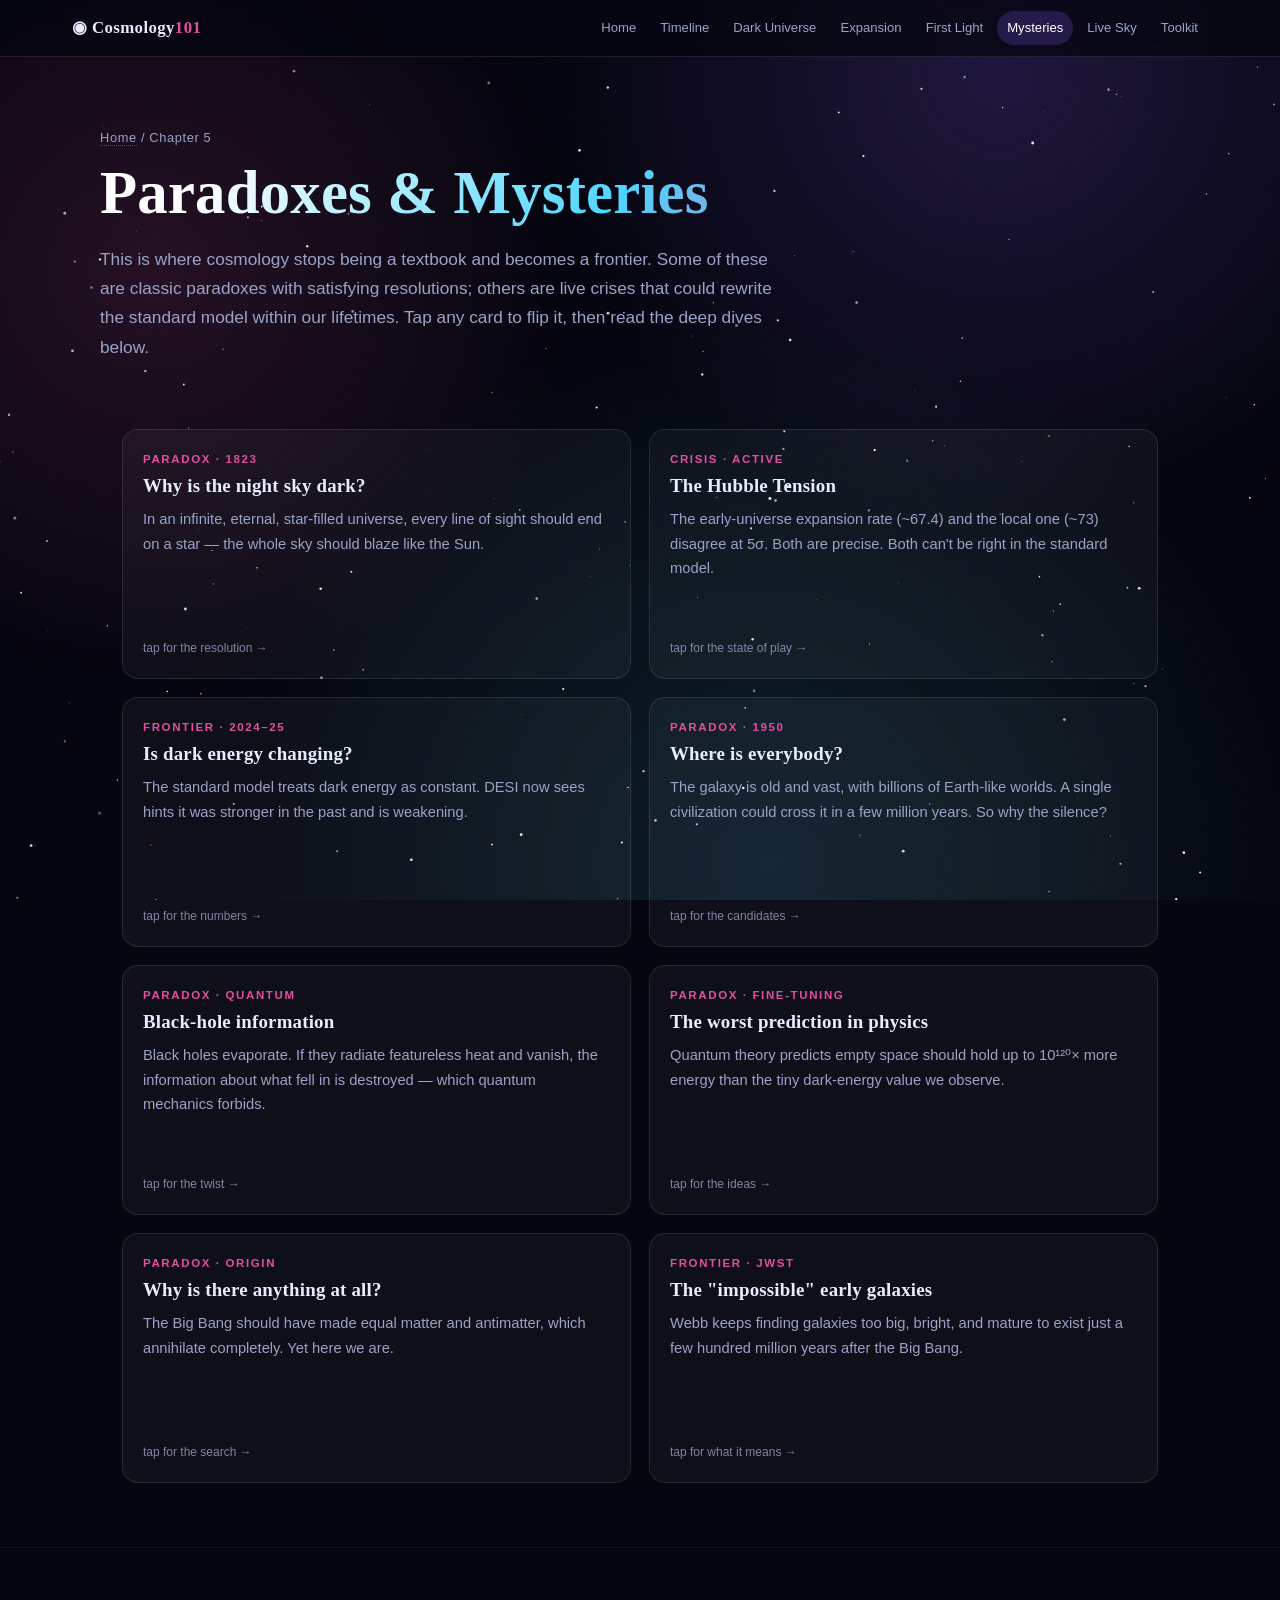
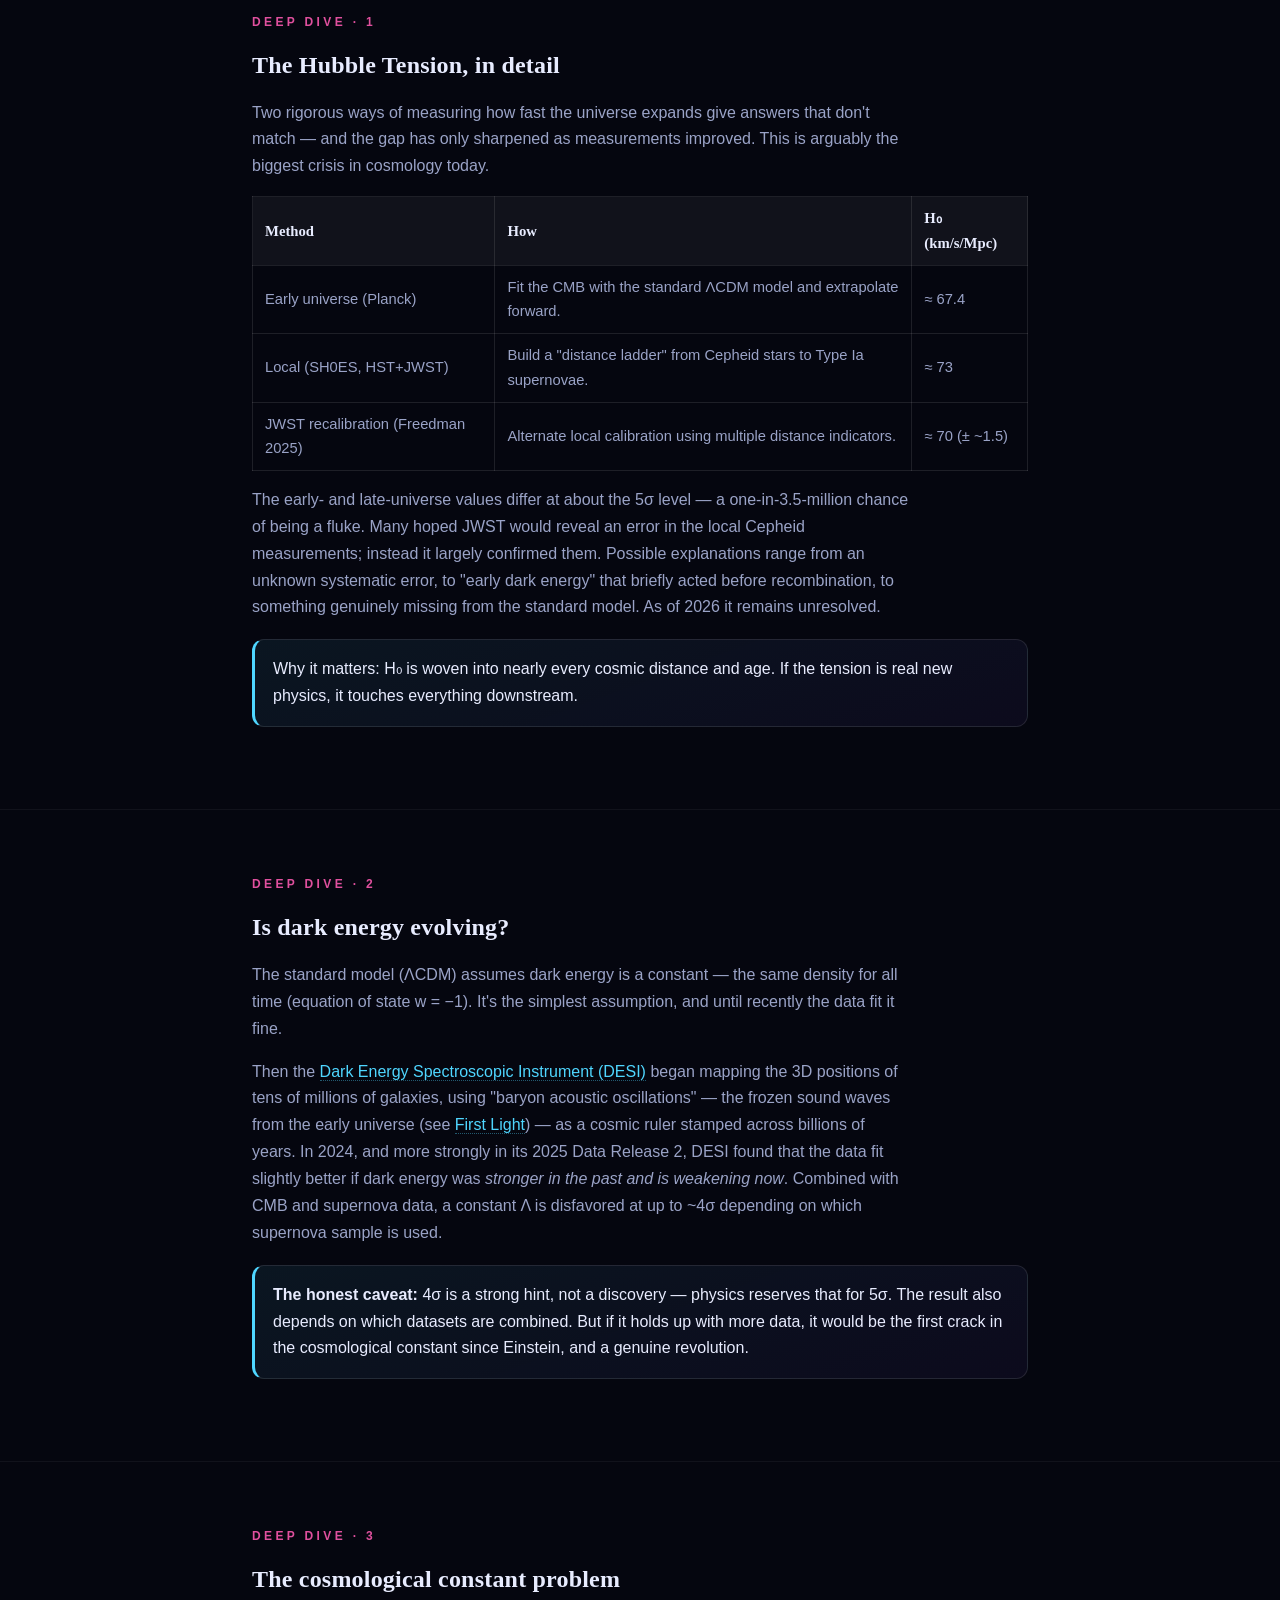
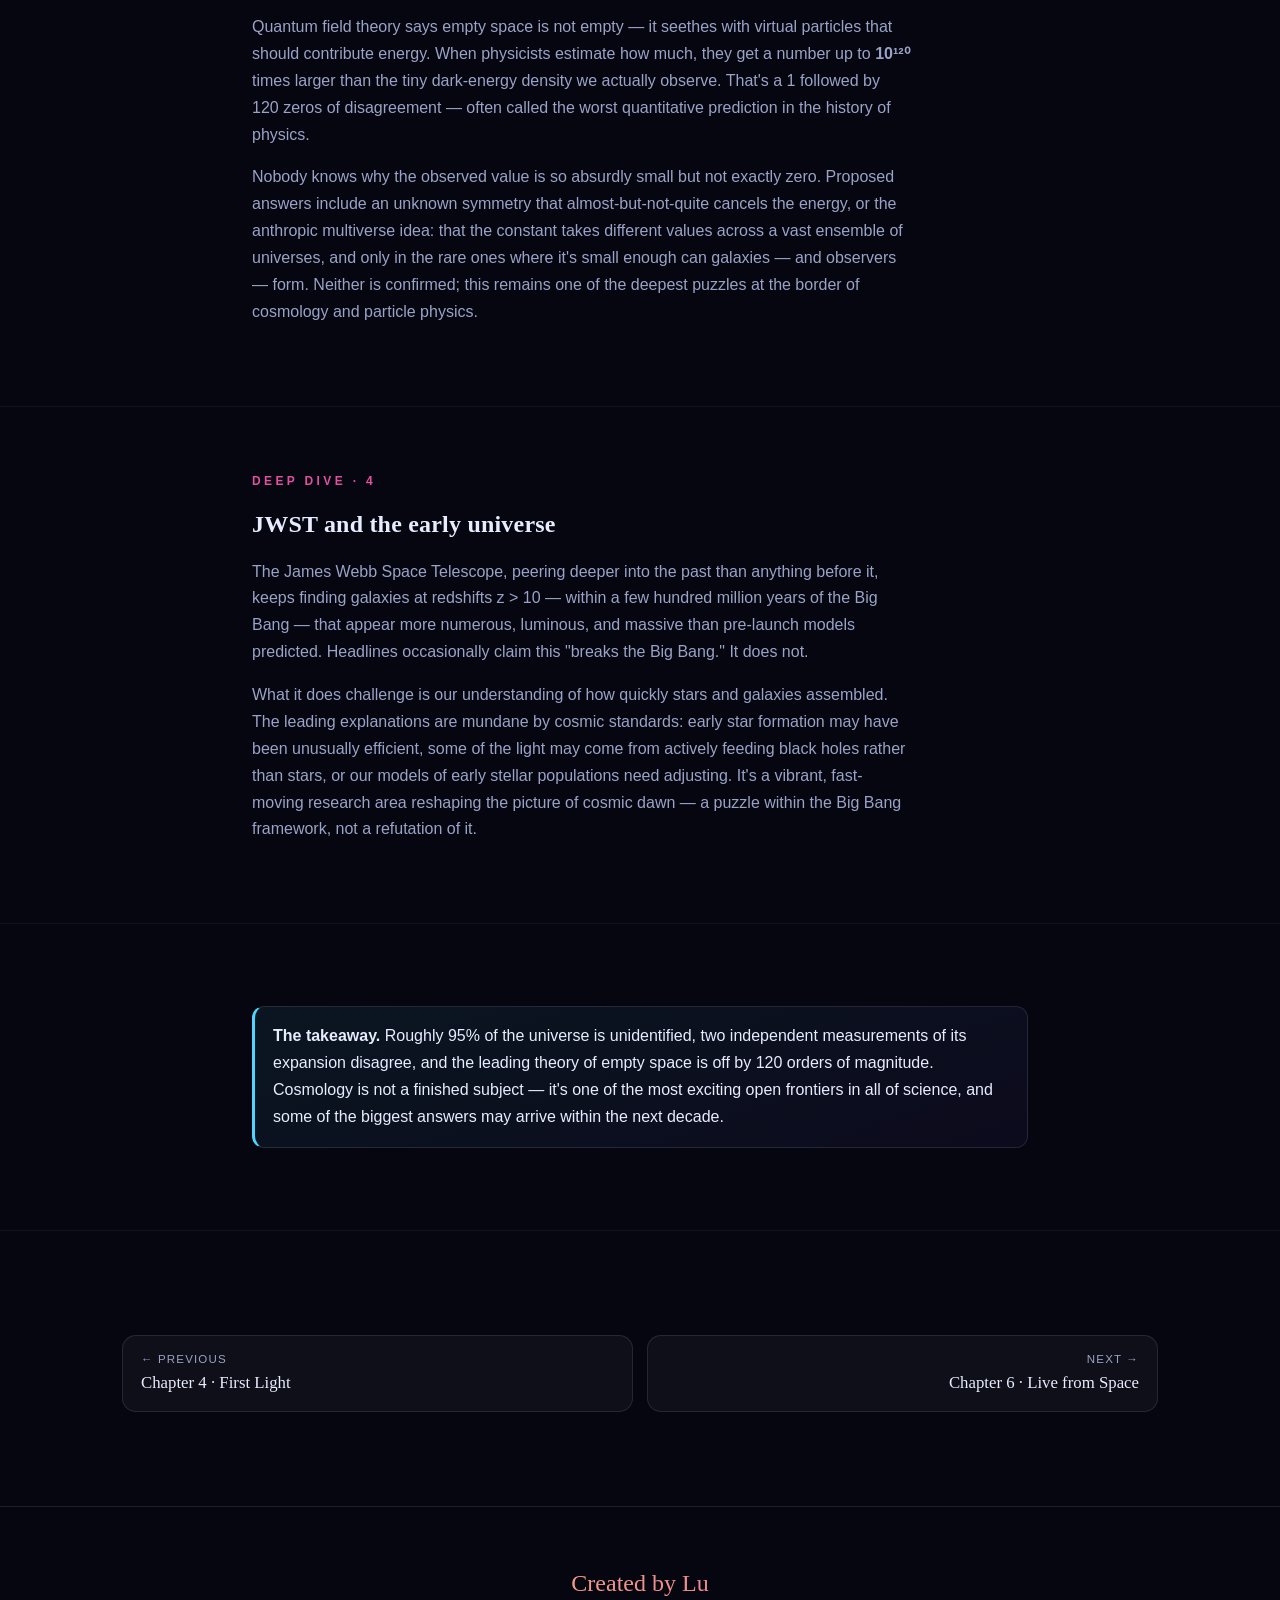
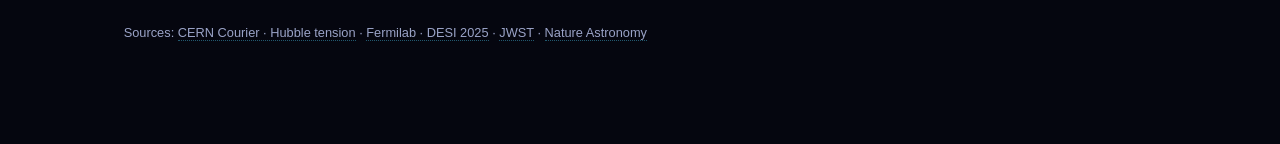
<file: cosmo/cosmology-101-site/mysteries.html>
<!DOCTYPE html>
<html lang="en">
<head>
<meta charset="UTF-8">
<meta name="viewport" content="width=device-width, initial-scale=1.0">
<title>Paradoxes &amp; Mysteries · Cosmology 101</title>
<link rel="stylesheet" href="assets/styles.css">
</head>
<body>
<canvas id="sky"></canvas>
<div class="nebula"></div>

<nav><div class="navin">
  <div class="brand"><a href="index.html">◉ Cosmology<span>101</span></a></div>
  <a class="link" href="index.html">Home</a>
  <a class="link" href="timeline.html">Timeline</a>
  <a class="link" href="matter.html">Dark Universe</a>
  <a class="link" href="expansion.html">Expansion</a>
  <a class="link" href="firstlight.html">First Light</a>
  <a class="link" href="mysteries.html">Mysteries</a>
  <a class="link" href="livesky.html">Live Sky</a>
  <a class="link" href="toolkit.html">Toolkit</a>
</div></nav>

<div class="wrap phead reveal">
  <div class="crumb"><a href="index.html">Home</a> / Chapter 5</div>
  <h1>Paradoxes &amp; Mysteries</h1>
  <p class="lead">This is where cosmology stops being a textbook and becomes a frontier. Some of these are classic paradoxes with satisfying resolutions; others are live crises that could rewrite the standard model within our lifetimes. Tap any card to flip it, then read the deep dives below.</p>
</div>

<section style="padding-top:10px">
  <div class="wrap reveal">
    <div class="grid g2">
      <div class="flip"><div class="inner">
        <div class="face"><div class="tag">Paradox · 1823</div><h3>Why is the night sky dark?</h3><p>In an infinite, eternal, star-filled universe, every line of sight should end on a star — the whole sky should blaze like the Sun.</p><div class="hint">tap for the resolution →</div></div>
        <div class="face back"><div class="tag">Resolution</div><h3>Because it had a beginning</h3><p>The universe is finite in age, so light from very distant stars hasn't arrived yet — and expansion redshifts distant light out of view. Darkness itself is evidence of the Big Bang.</p></div>
      </div></div>

      <div class="flip"><div class="inner">
        <div class="face"><div class="tag">Crisis · active</div><h3>The Hubble Tension</h3><p>The early-universe expansion rate (~67.4) and the local one (~73) disagree at 5σ. Both are precise. Both can't be right in the standard model.</p><div class="hint">tap for the state of play →</div></div>
        <div class="face back"><div class="tag">2025 status</div><h3>JWST made it worse</h3><p>Webb confirmed the local Cepheid distances instead of debunking them, deepening the tension. It may be pointing to genuinely new physics.</p></div>
      </div></div>

      <div class="flip"><div class="inner">
        <div class="face"><div class="tag">Frontier · 2024–25</div><h3>Is dark energy changing?</h3><p>The standard model treats dark energy as constant. DESI now sees hints it was stronger in the past and is weakening.</p><div class="hint">tap for the numbers →</div></div>
        <div class="face back"><div class="tag">DESI DR2</div><h3>A ~4σ hint</h3><p>DESI 2025 + CMB + supernovae disfavor a constant Λ at up to ~4σ. Not yet the 5σ discovery bar — but if it holds, the textbook needs rewriting.</p></div>
      </div></div>

      <div class="flip"><div class="inner">
        <div class="face"><div class="tag">Paradox · 1950</div><h3>Where is everybody?</h3><p>The galaxy is old and vast, with billions of Earth-like worlds. A single civilization could cross it in a few million years. So why the silence?</p><div class="hint">tap for the candidates →</div></div>
        <div class="face back"><div class="tag">Possible answers</div><h3>Take your pick</h3><p>Maybe life is rare; maybe intelligence self-destructs (a "Great Filter"); maybe they're quiet, or we're simply early. We genuinely don't know.</p></div>
      </div></div>

      <div class="flip"><div class="inner">
        <div class="face"><div class="tag">Paradox · quantum</div><h3>Black-hole information</h3><p>Black holes evaporate. If they radiate featureless heat and vanish, the information about what fell in is destroyed — which quantum mechanics forbids.</p><div class="hint">tap for the twist →</div></div>
        <div class="face back"><div class="tag">Where it stands</div><h3>Physics vs. physics</h3><p>Relativity and quantum theory give contradictory answers. Recent work ("islands," the Page curve) suggests information escapes — but the full theory is missing.</p></div>
      </div></div>

      <div class="flip"><div class="inner">
        <div class="face"><div class="tag">Paradox · fine-tuning</div><h3>The worst prediction in physics</h3><p>Quantum theory predicts empty space should hold up to 10¹²⁰× more energy than the tiny dark-energy value we observe.</p><div class="hint">tap for the ideas →</div></div>
        <div class="face back"><div class="tag">Attempts</div><h3>No accepted answer</h3><p>From unknown cancellation mechanisms to the multiverse — that Λ varies across countless universes and we live in a rare hospitable one.</p></div>
      </div></div>

      <div class="flip"><div class="inner">
        <div class="face"><div class="tag">Paradox · origin</div><h3>Why is there anything at all?</h3><p>The Big Bang should have made equal matter and antimatter, which annihilate completely. Yet here we are.</p><div class="hint">tap for the search →</div></div>
        <div class="face back"><div class="tag">Baryogenesis</div><h3>A one-in-a-billion excess</h3><p>Something favored matter over antimatter. Experiments hunt for tiny asymmetries in particle decays, but the mechanism remains unknown.</p></div>
      </div></div>

      <div class="flip"><div class="inner">
        <div class="face"><div class="tag">Frontier · JWST</div><h3>The "impossible" early galaxies</h3><p>Webb keeps finding galaxies too big, bright, and mature to exist just a few hundred million years after the Big Bang.</p><div class="hint">tap for what it means →</div></div>
        <div class="face back"><div class="tag">Open question</div><h3>Faster than we thought</h3><p>Either early star formation was far more efficient than models allow, or some light comes from feeding black holes. An active puzzle, not (yet) a crisis.</p></div>
      </div></div>
    </div>
  </div>
</section>

<!-- deep dives -->
<section>
  <div class="wrap narrow reveal">
    <div class="eyebrow">Deep dive · 1</div>
    <h2>The Hubble Tension, in detail</h2>
    <p class="muted">Two rigorous ways of measuring how fast the universe expands give answers that don't match — and the gap has only sharpened as measurements improved. This is arguably the biggest crisis in cosmology today.</p>
    <table class="data">
      <tr><th>Method</th><th>How</th><th>H₀ (km/s/Mpc)</th></tr>
      <tr><td>Early universe (Planck)</td><td>Fit the CMB with the standard ΛCDM model and extrapolate forward.</td><td>≈ 67.4</td></tr>
      <tr><td>Local (SH0ES, HST+JWST)</td><td>Build a "distance ladder" from Cepheid stars to Type Ia supernovae.</td><td>≈ 73</td></tr>
      <tr><td>JWST recalibration (Freedman 2025)</td><td>Alternate local calibration using multiple distance indicators.</td><td>≈ 70 (± ~1.5)</td></tr>
    </table>
    <p class="muted">The early- and late-universe values differ at about the 5σ level — a one-in-3.5-million chance of being a fluke. Many hoped JWST would reveal an error in the local Cepheid measurements; instead it largely confirmed them. Possible explanations range from an unknown systematic error, to "early dark energy" that briefly acted before recombination, to something genuinely missing from the standard model. As of 2026 it remains unresolved.</p>
    <div class="callout">Why it matters: H₀ is woven into nearly every cosmic distance and age. If the tension is real new physics, it touches everything downstream.</div>
  </div>
</section>

<section>
  <div class="wrap narrow reveal">
    <div class="eyebrow">Deep dive · 2</div>
    <h2>Is dark energy evolving?</h2>
    <p class="muted">The standard model (ΛCDM) assumes dark energy is a constant — the same density for all time (equation of state w = −1). It's the simplest assumption, and until recently the data fit it fine.</p>
    <p class="muted">Then the <a href="https://www.desi.lbl.gov/" target="_blank" rel="noopener">Dark Energy Spectroscopic Instrument (DESI)</a> began mapping the 3D positions of tens of millions of galaxies, using "baryon acoustic oscillations" — the frozen sound waves from the early universe (see <a href="firstlight.html">First Light</a>) — as a cosmic ruler stamped across billions of years. In 2024, and more strongly in its 2025 Data Release 2, DESI found that the data fit slightly better if dark energy was <em>stronger in the past and is weakening now</em>. Combined with CMB and supernova data, a constant Λ is disfavored at up to ~4σ depending on which supernova sample is used.</p>
    <div class="callout"><b>The honest caveat:</b> 4σ is a strong hint, not a discovery — physics reserves that for 5σ. The result also depends on which datasets are combined. But if it holds up with more data, it would be the first crack in the cosmological constant since Einstein, and a genuine revolution.</div>
  </div>
</section>

<section>
  <div class="wrap narrow reveal">
    <div class="eyebrow">Deep dive · 3</div>
    <h2>The cosmological constant problem</h2>
    <p class="muted">Quantum field theory says empty space is not empty — it seethes with virtual particles that should contribute energy. When physicists estimate how much, they get a number up to <b>10¹²⁰</b> times larger than the tiny dark-energy density we actually observe. That's a 1 followed by 120 zeros of disagreement — often called the worst quantitative prediction in the history of physics.</p>
    <p class="muted">Nobody knows why the observed value is so absurdly small but not exactly zero. Proposed answers include an unknown symmetry that almost-but-not-quite cancels the energy, or the anthropic multiverse idea: that the constant takes different values across a vast ensemble of universes, and only in the rare ones where it's small enough can galaxies — and observers — form. Neither is confirmed; this remains one of the deepest puzzles at the border of cosmology and particle physics.</p>
  </div>
</section>

<section>
  <div class="wrap narrow reveal">
    <div class="eyebrow">Deep dive · 4</div>
    <h2>JWST and the early universe</h2>
    <p class="muted">The James Webb Space Telescope, peering deeper into the past than anything before it, keeps finding galaxies at redshifts z > 10 — within a few hundred million years of the Big Bang — that appear more numerous, luminous, and massive than pre-launch models predicted. Headlines occasionally claim this "breaks the Big Bang." It does not.</p>
    <p class="muted">What it does challenge is our understanding of how quickly stars and galaxies assembled. The leading explanations are mundane by cosmic standards: early star formation may have been unusually efficient, some of the light may come from actively feeding black holes rather than stars, or our models of early stellar populations need adjusting. It's a vibrant, fast-moving research area reshaping the picture of cosmic dawn — a puzzle within the Big Bang framework, not a refutation of it.</p>
  </div>
</section>

<section>
  <div class="wrap narrow reveal">
    <div class="callout"><b>The takeaway.</b> Roughly 95% of the universe is unidentified, two independent measurements of its expansion disagree, and the leading theory of empty space is off by 120 orders of magnitude. Cosmology is not a finished subject — it's one of the most exciting open frontiers in all of science, and some of the biggest answers may arrive within the next decade.</div>
  </div>
</section>

<section>
  <div class="wrap">
    <div class="pager">
      <a class="prev" href="firstlight.html"><div class="dir">← Previous</div><div class="ttl">Chapter 4 · First Light</div></a>
      <a class="next" href="livesky.html"><div class="dir">Next →</div><div class="ttl">Chapter 6 · Live from Space</div></a>
    </div>
  </div>
</section>

<footer><div class="wrap">
  <div class="signature">Created by Lu</div>
  <p class="src" style="margin-top:18px">Sources:
    <a href="https://cerncourier.com/a/the-hubble-tension/" target="_blank" rel="noopener">CERN Courier · Hubble tension</a> ·
    <a href="https://news.fnal.gov/2025/03/new-desi-results-strengthen-hints-that-dark-energy-may-evolve/" target="_blank" rel="noopener">Fermilab · DESI 2025</a> ·
    <a href="https://webbtelescope.org/" target="_blank" rel="noopener">JWST</a> ·
    <a href="https://www.nature.com/articles/s41550-025-02549-z" target="_blank" rel="noopener">Nature Astronomy</a>
  </p>
</div></footer>
<script src="assets/site.js"></script>
</body>
</html>
</file>
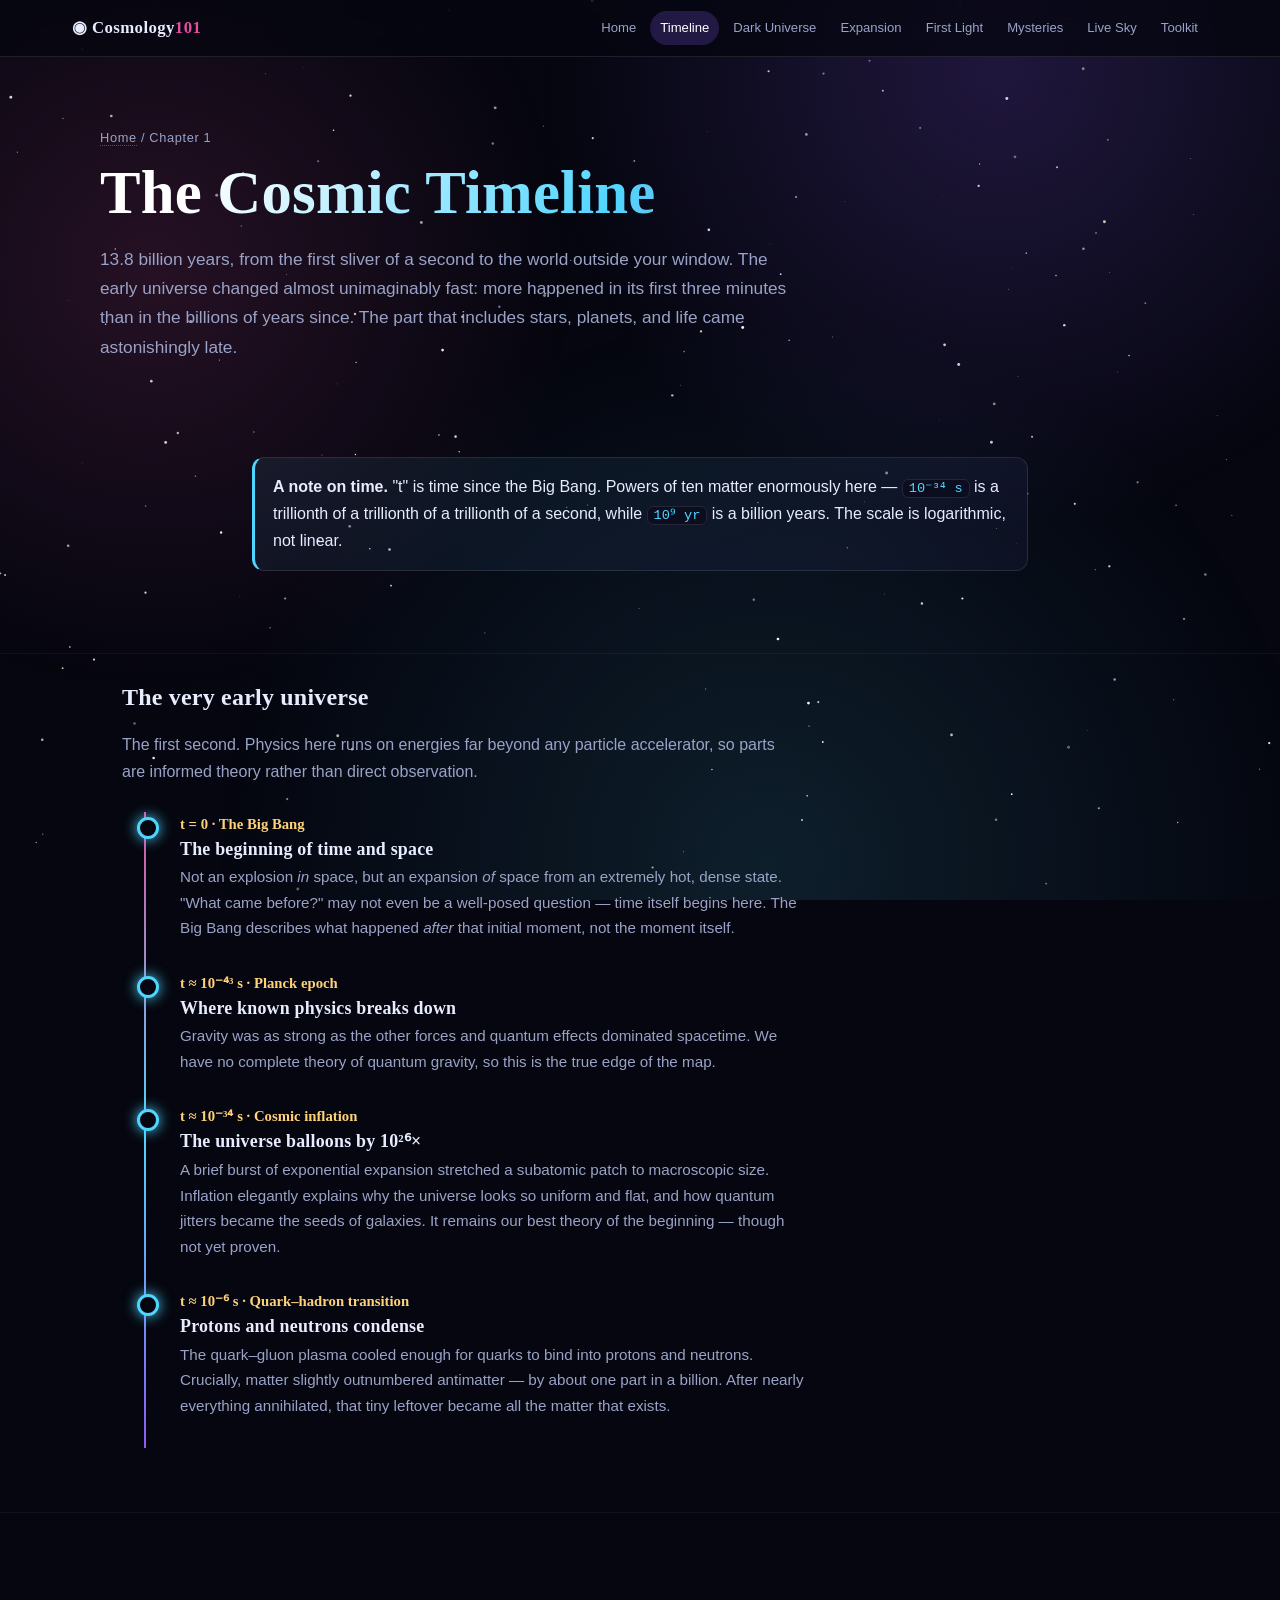
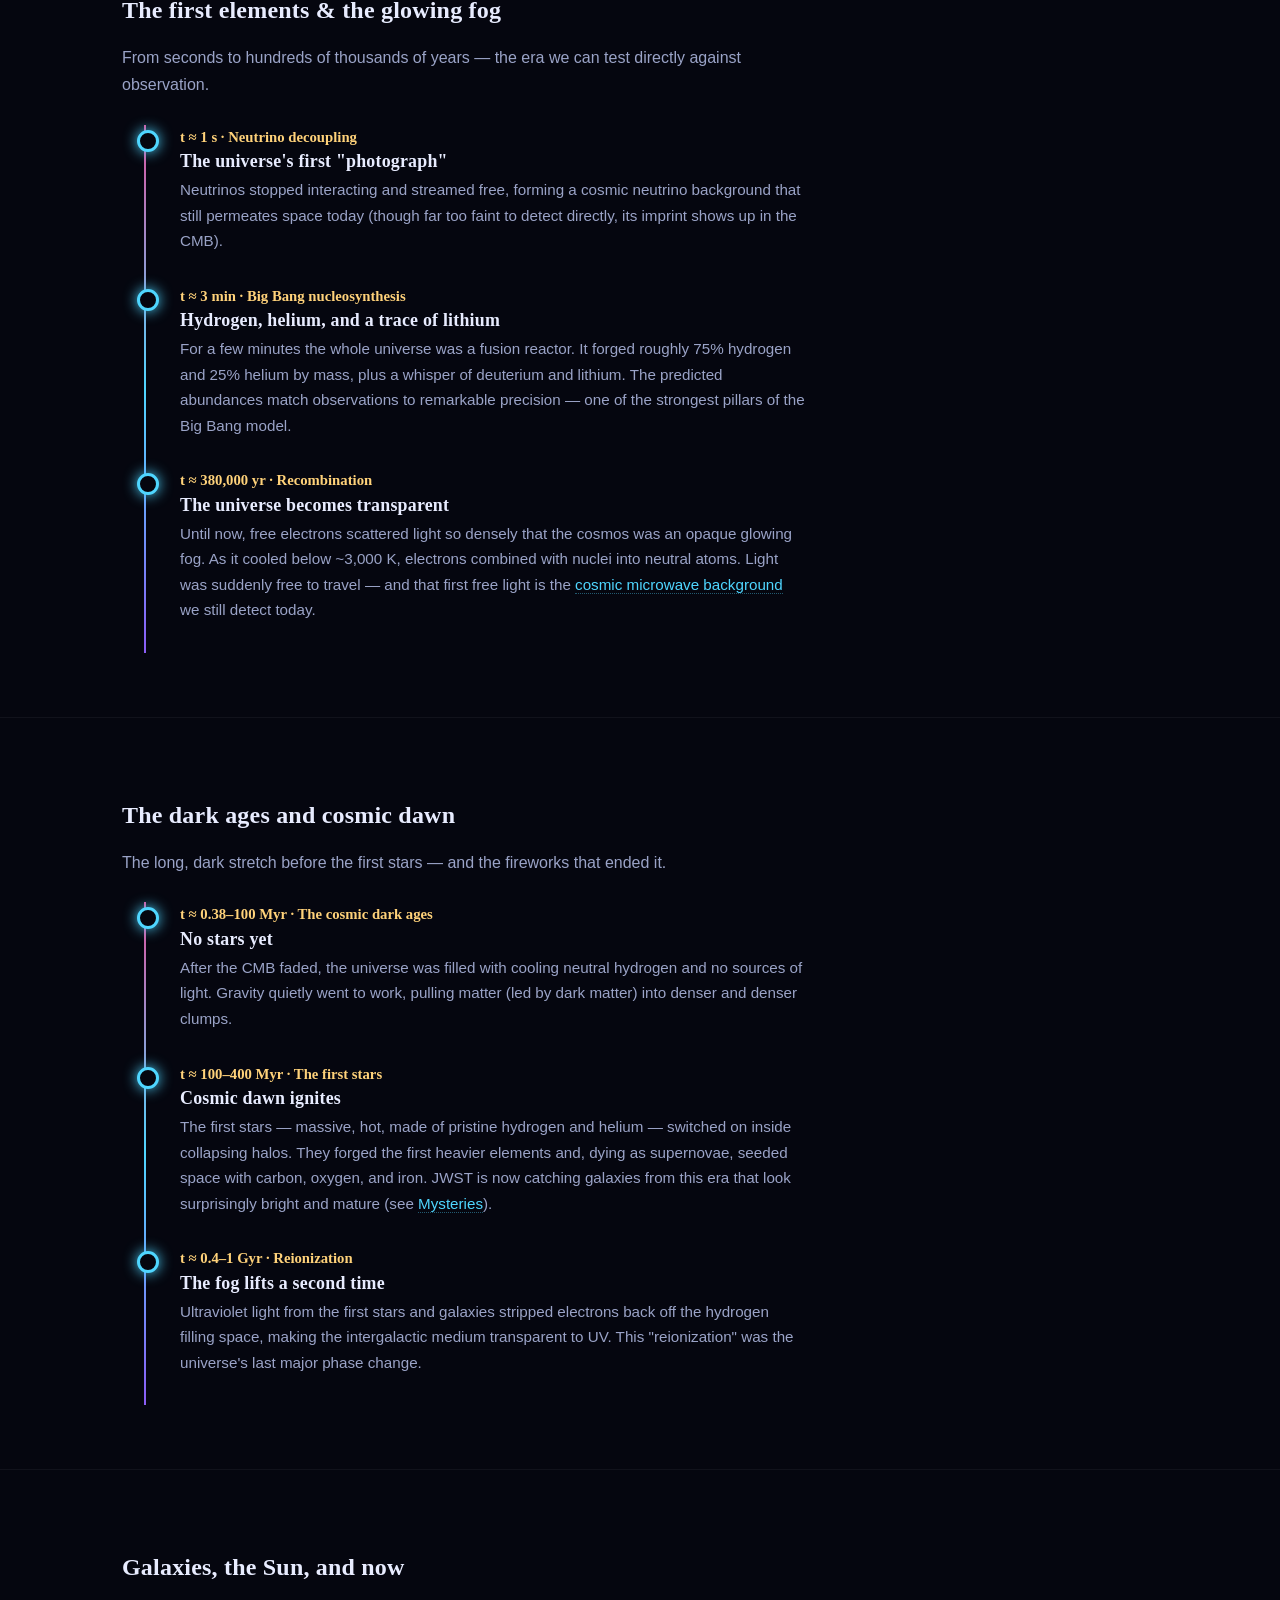
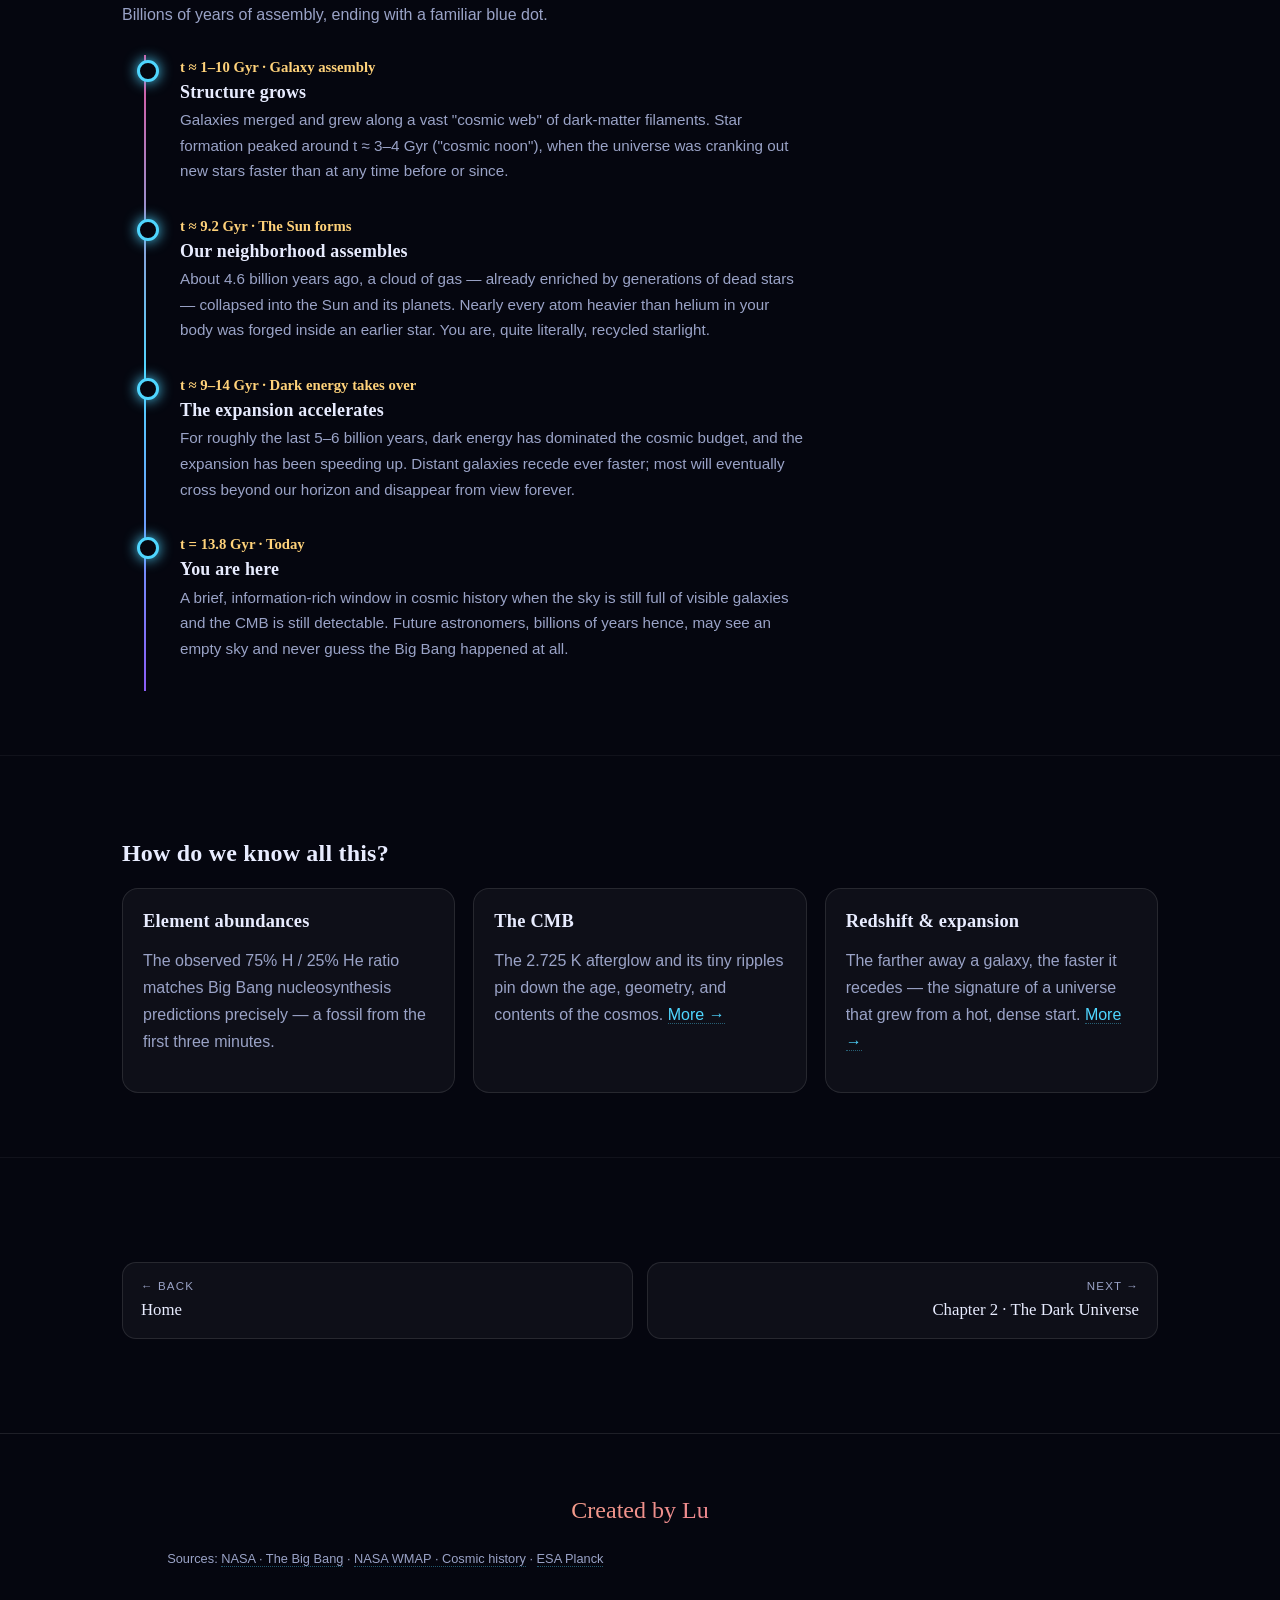
<file: cosmo/cosmology-101-site/timeline.html>
<!DOCTYPE html>
<html lang="en">
<head>
<meta charset="UTF-8">
<meta name="viewport" content="width=device-width, initial-scale=1.0">
<title>The Cosmic Timeline · Cosmology 101</title>
<link rel="stylesheet" href="assets/styles.css">
</head>
<body>
<canvas id="sky"></canvas>
<div class="nebula"></div>

<nav><div class="navin">
  <div class="brand"><a href="index.html">◉ Cosmology<span>101</span></a></div>
  <a class="link" href="index.html">Home</a>
  <a class="link" href="timeline.html">Timeline</a>
  <a class="link" href="matter.html">Dark Universe</a>
  <a class="link" href="expansion.html">Expansion</a>
  <a class="link" href="firstlight.html">First Light</a>
  <a class="link" href="mysteries.html">Mysteries</a>
  <a class="link" href="livesky.html">Live Sky</a>
  <a class="link" href="toolkit.html">Toolkit</a>
</div></nav>

<div class="wrap phead reveal">
  <div class="crumb"><a href="index.html">Home</a> / Chapter 1</div>
  <h1>The Cosmic Timeline</h1>
  <p class="lead">13.8 billion years, from the first sliver of a second to the world outside your window. The early universe changed almost unimaginably fast: more happened in its first three minutes than in the billions of years since. The part that includes stars, planets, and life came astonishingly late.</p>
</div>

<section style="padding-top:20px">
  <div class="wrap narrow reveal">
    <div class="callout"><b>A note on time.</b> "t" is time since the Big Bang. Powers of ten matter enormously here — <span class="kbd">10⁻³⁴ s</span> is a trillionth of a trillionth of a trillionth of a second, while <span class="kbd">10⁹ yr</span> is a billion years. The scale is logarithmic, not linear.</div>
  </div>
</section>

<section style="padding-top:10px">
  <div class="wrap reveal">
    <h2>The very early universe</h2>
    <p class="muted">The first second. Physics here runs on energies far beyond any particle accelerator, so parts are informed theory rather than direct observation.</p>
    <div class="tl">
      <div class="ev"><div class="t">t = 0 · The Big Bang</div><h4>The beginning of time and space</h4><p>Not an explosion <em>in</em> space, but an expansion <em>of</em> space from an extremely hot, dense state. "What came before?" may not even be a well-posed question — time itself begins here. The Big Bang describes what happened <em>after</em> that initial moment, not the moment itself.</p></div>
      <div class="ev"><div class="t">t ≈ 10⁻⁴³ s · Planck epoch</div><h4>Where known physics breaks down</h4><p>Gravity was as strong as the other forces and quantum effects dominated spacetime. We have no complete theory of quantum gravity, so this is the true edge of the map.</p></div>
      <div class="ev"><div class="t">t ≈ 10⁻³⁴ s · Cosmic inflation</div><h4>The universe balloons by 10²⁶×</h4><p>A brief burst of exponential expansion stretched a subatomic patch to macroscopic size. Inflation elegantly explains why the universe looks so uniform and flat, and how quantum jitters became the seeds of galaxies. It remains our best theory of the beginning — though not yet proven.</p></div>
      <div class="ev"><div class="t">t ≈ 10⁻⁶ s · Quark–hadron transition</div><h4>Protons and neutrons condense</h4><p>The quark–gluon plasma cooled enough for quarks to bind into protons and neutrons. Crucially, matter slightly outnumbered antimatter — by about one part in a billion. After nearly everything annihilated, that tiny leftover became all the matter that exists.</p></div>
    </div>
  </div>
</section>

<section>
  <div class="wrap reveal">
    <h2>The first elements &amp; the glowing fog</h2>
    <p class="muted">From seconds to hundreds of thousands of years — the era we can test directly against observation.</p>
    <div class="tl">
      <div class="ev"><div class="t">t ≈ 1 s · Neutrino decoupling</div><h4>The universe's first "photograph"</h4><p>Neutrinos stopped interacting and streamed free, forming a cosmic neutrino background that still permeates space today (though far too faint to detect directly, its imprint shows up in the CMB).</p></div>
      <div class="ev"><div class="t">t ≈ 3 min · Big Bang nucleosynthesis</div><h4>Hydrogen, helium, and a trace of lithium</h4><p>For a few minutes the whole universe was a fusion reactor. It forged roughly 75% hydrogen and 25% helium by mass, plus a whisper of deuterium and lithium. The predicted abundances match observations to remarkable precision — one of the strongest pillars of the Big Bang model.</p></div>
      <div class="ev"><div class="t">t ≈ 380,000 yr · Recombination</div><h4>The universe becomes transparent</h4><p>Until now, free electrons scattered light so densely that the cosmos was an opaque glowing fog. As it cooled below ~3,000 K, electrons combined with nuclei into neutral atoms. Light was suddenly free to travel — and that first free light is the <a href="firstlight.html">cosmic microwave background</a> we still detect today.</p></div>
    </div>
  </div>
</section>

<section>
  <div class="wrap reveal">
    <h2>The dark ages and cosmic dawn</h2>
    <p class="muted">The long, dark stretch before the first stars — and the fireworks that ended it.</p>
    <div class="tl">
      <div class="ev"><div class="t">t ≈ 0.38–100 Myr · The cosmic dark ages</div><h4>No stars yet</h4><p>After the CMB faded, the universe was filled with cooling neutral hydrogen and no sources of light. Gravity quietly went to work, pulling matter (led by dark matter) into denser and denser clumps.</p></div>
      <div class="ev"><div class="t">t ≈ 100–400 Myr · The first stars</div><h4>Cosmic dawn ignites</h4><p>The first stars — massive, hot, made of pristine hydrogen and helium — switched on inside collapsing halos. They forged the first heavier elements and, dying as supernovae, seeded space with carbon, oxygen, and iron. JWST is now catching galaxies from this era that look surprisingly bright and mature (see <a href="mysteries.html">Mysteries</a>).</p></div>
      <div class="ev"><div class="t">t ≈ 0.4–1 Gyr · Reionization</div><h4>The fog lifts a second time</h4><p>Ultraviolet light from the first stars and galaxies stripped electrons back off the hydrogen filling space, making the intergalactic medium transparent to UV. This "reionization" was the universe's last major phase change.</p></div>
    </div>
  </div>
</section>

<section>
  <div class="wrap reveal">
    <h2>Galaxies, the Sun, and now</h2>
    <p class="muted">Billions of years of assembly, ending with a familiar blue dot.</p>
    <div class="tl">
      <div class="ev"><div class="t">t ≈ 1–10 Gyr · Galaxy assembly</div><h4>Structure grows</h4><p>Galaxies merged and grew along a vast "cosmic web" of dark-matter filaments. Star formation peaked around t ≈ 3–4 Gyr ("cosmic noon"), when the universe was cranking out new stars faster than at any time before or since.</p></div>
      <div class="ev"><div class="t">t ≈ 9.2 Gyr · The Sun forms</div><h4>Our neighborhood assembles</h4><p>About 4.6 billion years ago, a cloud of gas — already enriched by generations of dead stars — collapsed into the Sun and its planets. Nearly every atom heavier than helium in your body was forged inside an earlier star. You are, quite literally, recycled starlight.</p></div>
      <div class="ev"><div class="t">t ≈ 9–14 Gyr · Dark energy takes over</div><h4>The expansion accelerates</h4><p>For roughly the last 5–6 billion years, dark energy has dominated the cosmic budget, and the expansion has been speeding up. Distant galaxies recede ever faster; most will eventually cross beyond our horizon and disappear from view forever.</p></div>
      <div class="ev"><div class="t">t = 13.8 Gyr · Today</div><h4>You are here</h4><p>A brief, information-rich window in cosmic history when the sky is still full of visible galaxies and the CMB is still detectable. Future astronomers, billions of years hence, may see an empty sky and never guess the Big Bang happened at all.</p></div>
    </div>
  </div>
</section>

<section>
  <div class="wrap reveal">
    <h2>How do we know all this?</h2>
    <div class="grid g3" style="margin-top:20px">
      <div class="card"><h3>Element abundances</h3><p class="muted">The observed 75% H / 25% He ratio matches Big Bang nucleosynthesis predictions precisely — a fossil from the first three minutes.</p></div>
      <div class="card"><h3>The CMB</h3><p class="muted">The 2.725 K afterglow and its tiny ripples pin down the age, geometry, and contents of the cosmos. <a href="firstlight.html">More →</a></p></div>
      <div class="card"><h3>Redshift &amp; expansion</h3><p class="muted">The farther away a galaxy, the faster it recedes — the signature of a universe that grew from a hot, dense start. <a href="expansion.html">More →</a></p></div>
    </div>
  </div>
</section>

<section>
  <div class="wrap">
    <div class="pager">
      <a class="prev" href="index.html"><div class="dir">← Back</div><div class="ttl">Home</div></a>
      <a class="next" href="matter.html"><div class="dir">Next →</div><div class="ttl">Chapter 2 · The Dark Universe</div></a>
    </div>
  </div>
</section>

<footer><div class="wrap">
  <div class="signature">Created by Lu</div>
  <p class="src" style="margin-top:18px">Sources:
    <a href="https://science.nasa.gov/universe/the-big-bang/" target="_blank" rel="noopener">NASA · The Big Bang</a> ·
    <a href="https://map.gsfc.nasa.gov/universe/" target="_blank" rel="noopener">NASA WMAP · Cosmic history</a> ·
    <a href="https://www.esa.int/Science_Exploration/Space_Science/Planck" target="_blank" rel="noopener">ESA Planck</a>
  </p>
</div></footer>
<script src="assets/site.js"></script>
</body>
</html>
</file>
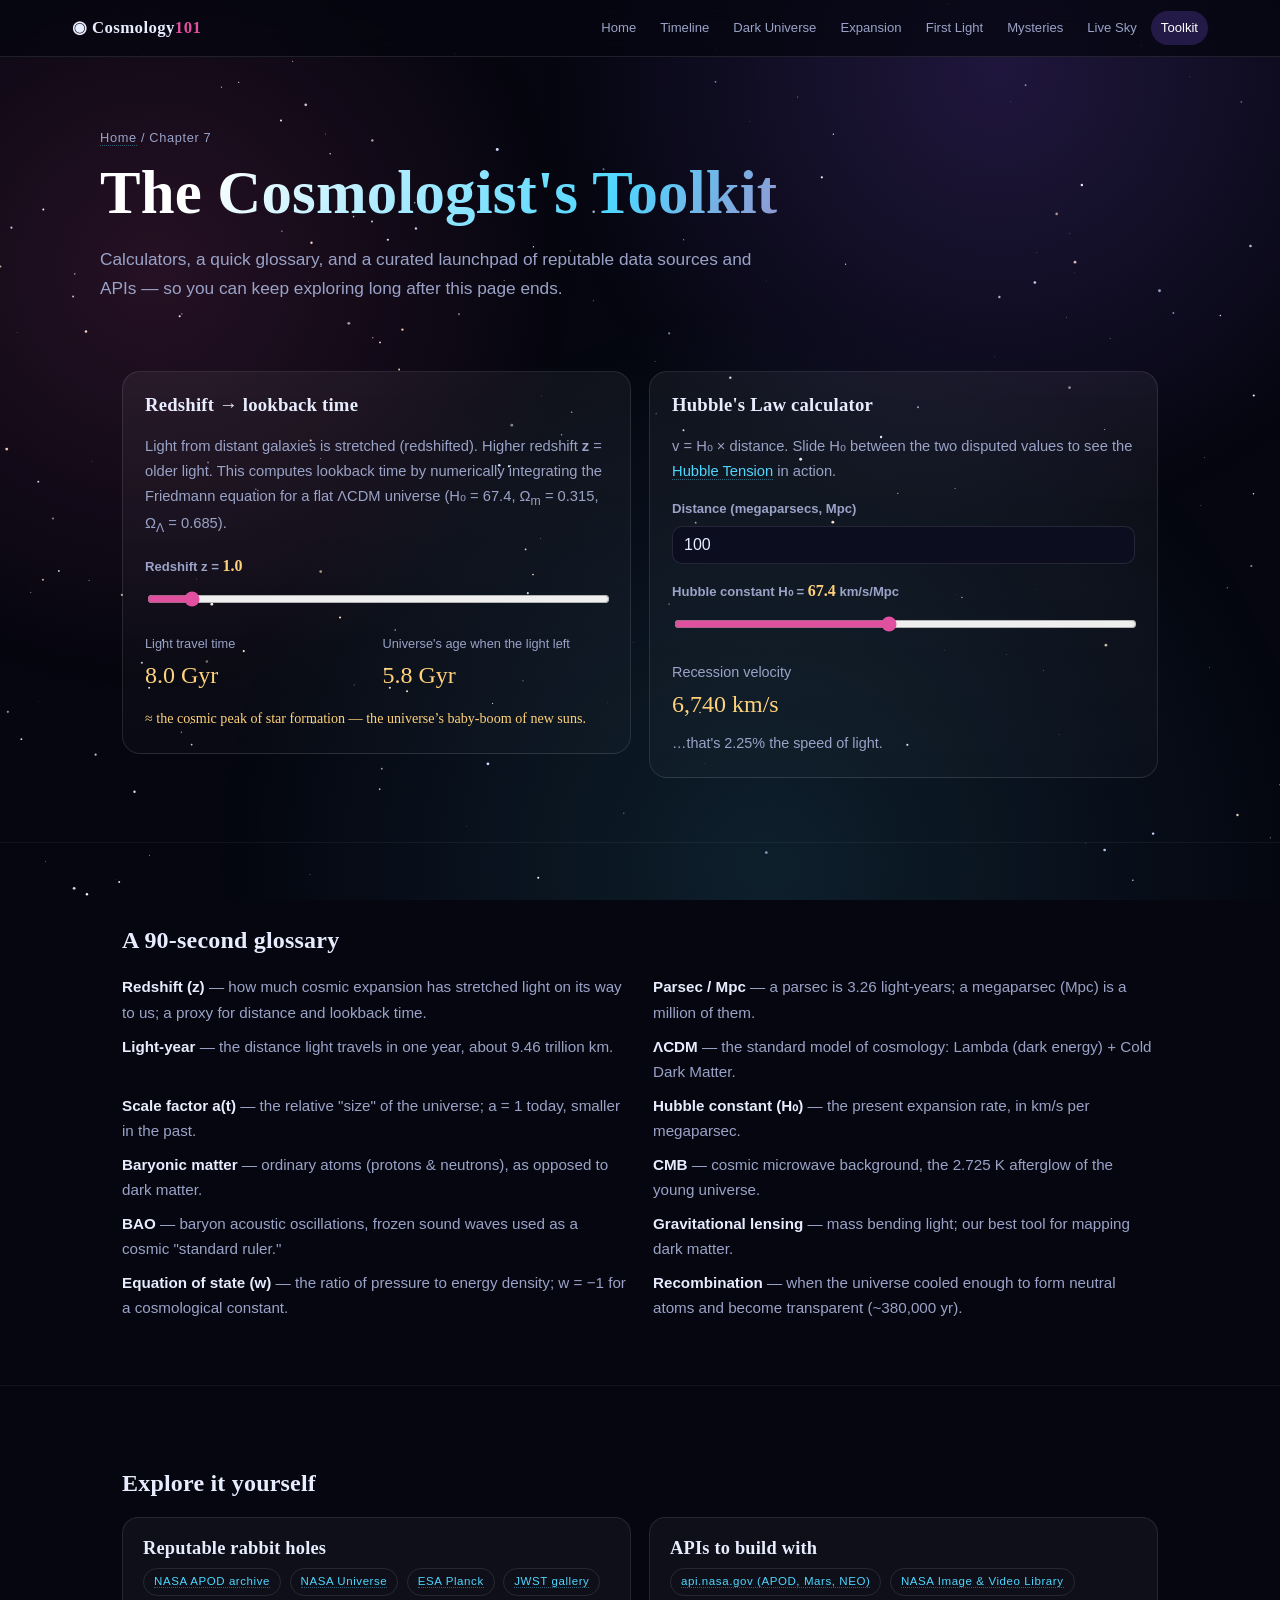
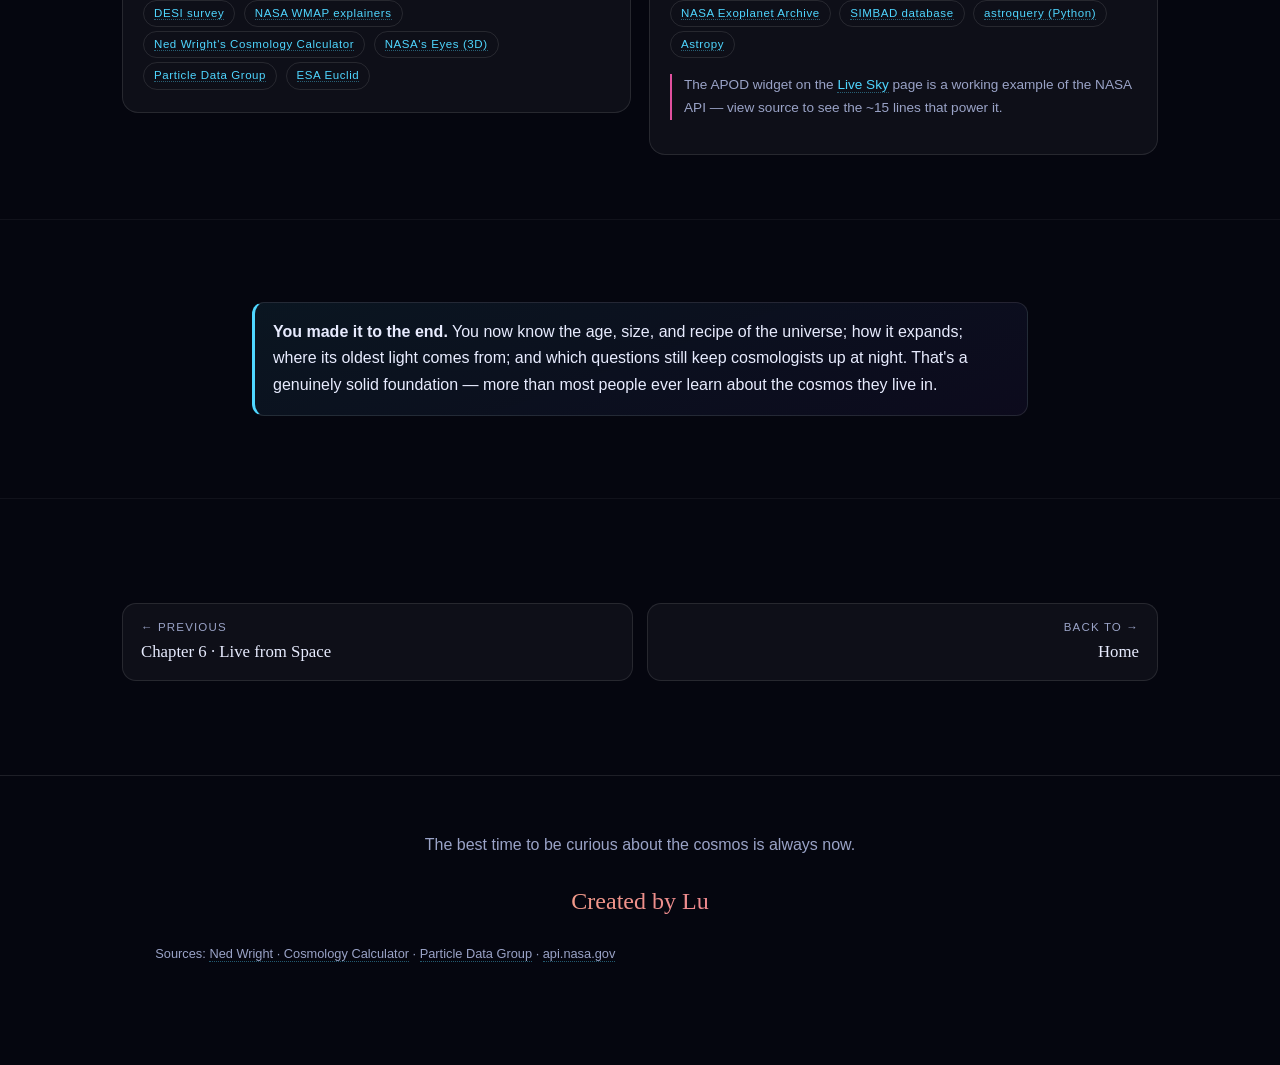
<file: cosmo/cosmology-101-site/toolkit.html>
<!DOCTYPE html>
<html lang="en">
<head>
<meta charset="UTF-8">
<meta name="viewport" content="width=device-width, initial-scale=1.0">
<title>The Cosmologist's Toolkit · Cosmology 101</title>
<link rel="stylesheet" href="assets/styles.css">
</head>
<body>
<canvas id="sky"></canvas>
<div class="nebula"></div>

<nav><div class="navin">
  <div class="brand"><a href="index.html">◉ Cosmology<span>101</span></a></div>
  <a class="link" href="index.html">Home</a>
  <a class="link" href="timeline.html">Timeline</a>
  <a class="link" href="matter.html">Dark Universe</a>
  <a class="link" href="expansion.html">Expansion</a>
  <a class="link" href="firstlight.html">First Light</a>
  <a class="link" href="mysteries.html">Mysteries</a>
  <a class="link" href="livesky.html">Live Sky</a>
  <a class="link" href="toolkit.html">Toolkit</a>
</div></nav>

<div class="wrap phead reveal">
  <div class="crumb"><a href="index.html">Home</a> / Chapter 7</div>
  <h1>The Cosmologist's Toolkit</h1>
  <p class="lead">Calculators, a quick glossary, and a curated launchpad of reputable data sources and APIs — so you can keep exploring long after this page ends.</p>
</div>

<section style="padding-top:10px">
  <div class="wrap reveal">
    <div class="grid g2" style="align-items:start">
      <div class="panel">
        <h3 style="margin-top:0">Redshift → lookback time</h3>
        <p class="muted" style="font-size:.92rem">Light from distant galaxies is stretched (redshifted). Higher redshift <b>z</b> = older light. This computes lookback time by numerically integrating the Friedmann equation for a flat ΛCDM universe (H₀ = 67.4, Ω<sub>m</sub> = 0.315, Ω<sub>Λ</sub> = 0.685).</p>
        <label class="ctl">Redshift z = <span id="zlbl" class="readout" style="font-size:1rem">1.0</span></label>
        <input id="zSlider" type="range" min="0" max="12" value="1" step="0.1">
        <div class="grid g2" style="gap:12px;margin-top:14px">
          <div><div style="font-size:.8rem;color:var(--muted)">Light travel time</div><div class="readout" id="ztime">7.9 Gyr</div></div>
          <div><div style="font-size:.8rem;color:var(--muted)">Universe's age when the light left</div><div class="readout" id="zage">5.8 Gyr</div></div>
        </div>
        <div id="zexample" class="gold" style="margin-top:12px;font-size:.88rem;font-family:var(--serif)"></div>
      </div>

      <div class="panel">
        <h3 style="margin-top:0">Hubble's Law calculator</h3>
        <p class="muted" style="font-size:.92rem">v = H₀ × distance. Slide H₀ between the two disputed values to see the <a href="mysteries.html">Hubble Tension</a> in action.</p>
        <label class="ctl">Distance (megaparsecs, Mpc)</label>
        <input id="hubDist" type="number" value="100" min="0" step="10">
        <label class="ctl">Hubble constant H₀ = <span id="h0lbl" class="readout" style="font-size:1rem">67.4</span> km/s/Mpc</label>
        <input id="hubH0" type="range" min="60" max="76" value="67.4" step="0.1">
        <div style="margin-top:16px;font-size:.9rem;color:var(--muted)">Recession velocity</div>
        <div class="readout" id="hubVel">6,740 km/s</div>
        <div style="margin-top:6px;font-size:.9rem;color:var(--muted)">…that's <span id="hubC">2.25%</span> the speed of light.</div>
      </div>
    </div>
  </div>
</section>

<section>
  <div class="wrap reveal">
    <h2>A 90-second glossary</h2>
    <div class="grid g2" style="gap:8px 26px;font-size:.95rem;color:var(--muted);margin-top:12px">
      <div><b style="color:var(--ink)">Redshift (z)</b> — how much cosmic expansion has stretched light on its way to us; a proxy for distance and lookback time.</div>
      <div><b style="color:var(--ink)">Parsec / Mpc</b> — a parsec is 3.26 light-years; a megaparsec (Mpc) is a million of them.</div>
      <div><b style="color:var(--ink)">Light-year</b> — the distance light travels in one year, about 9.46 trillion km.</div>
      <div><b style="color:var(--ink)">ΛCDM</b> — the standard model of cosmology: Lambda (dark energy) + Cold Dark Matter.</div>
      <div><b style="color:var(--ink)">Scale factor a(t)</b> — the relative "size" of the universe; a = 1 today, smaller in the past.</div>
      <div><b style="color:var(--ink)">Hubble constant (H₀)</b> — the present expansion rate, in km/s per megaparsec.</div>
      <div><b style="color:var(--ink)">Baryonic matter</b> — ordinary atoms (protons &amp; neutrons), as opposed to dark matter.</div>
      <div><b style="color:var(--ink)">CMB</b> — cosmic microwave background, the 2.725 K afterglow of the young universe.</div>
      <div><b style="color:var(--ink)">BAO</b> — baryon acoustic oscillations, frozen sound waves used as a cosmic "standard ruler."</div>
      <div><b style="color:var(--ink)">Gravitational lensing</b> — mass bending light; our best tool for mapping dark matter.</div>
      <div><b style="color:var(--ink)">Equation of state (w)</b> — the ratio of pressure to energy density; w = −1 for a cosmological constant.</div>
      <div><b style="color:var(--ink)">Recombination</b> — when the universe cooled enough to form neutral atoms and become transparent (~380,000 yr).</div>
    </div>
  </div>
</section>

<section>
  <div class="wrap reveal">
    <h2>Explore it yourself</h2>
    <div class="grid g2" style="margin-top:16px;align-items:start">
      <div class="card">
        <h3 style="margin-top:0">Reputable rabbit holes</h3>
        <span class="pill"><a href="https://apod.nasa.gov/apod/" target="_blank" rel="noopener">NASA APOD archive</a></span>
        <span class="pill"><a href="https://science.nasa.gov/universe/" target="_blank" rel="noopener">NASA Universe</a></span>
        <span class="pill"><a href="https://www.esa.int/Science_Exploration/Space_Science/Planck" target="_blank" rel="noopener">ESA Planck</a></span>
        <span class="pill"><a href="https://webbtelescope.org/" target="_blank" rel="noopener">JWST gallery</a></span>
        <span class="pill"><a href="https://www.desi.lbl.gov/" target="_blank" rel="noopener">DESI survey</a></span>
        <span class="pill"><a href="https://map.gsfc.nasa.gov/universe/" target="_blank" rel="noopener">NASA WMAP explainers</a></span>
        <span class="pill"><a href="https://www.astro.ucla.edu/~wright/CosmoCalc.html" target="_blank" rel="noopener">Ned Wright's Cosmology Calculator</a></span>
        <span class="pill"><a href="https://eyes.nasa.gov/" target="_blank" rel="noopener">NASA's Eyes (3D)</a></span>
        <span class="pill"><a href="https://pdg.lbl.gov/" target="_blank" rel="noopener">Particle Data Group</a></span>
        <span class="pill"><a href="https://sci.esa.int/web/euclid" target="_blank" rel="noopener">ESA Euclid</a></span>
      </div>
      <div class="card">
        <h3 style="margin-top:0">APIs to build with</h3>
        <span class="pill"><a href="https://api.nasa.gov/" target="_blank" rel="noopener">api.nasa.gov (APOD, Mars, NEO)</a></span>
        <span class="pill"><a href="https://images-api.nasa.gov/" target="_blank" rel="noopener">NASA Image &amp; Video Library</a></span>
        <span class="pill"><a href="https://exoplanetarchive.ipac.caltech.edu/docs/program_interfaces.html" target="_blank" rel="noopener">NASA Exoplanet Archive</a></span>
        <span class="pill"><a href="https://simbad.u-strasbg.fr/simbad/" target="_blank" rel="noopener">SIMBAD database</a></span>
        <span class="pill"><a href="https://astroquery.readthedocs.io/" target="_blank" rel="noopener">astroquery (Python)</a></span>
        <span class="pill"><a href="https://www.astropy.org/" target="_blank" rel="noopener">Astropy</a></span>
        <p class="note">The APOD widget on the <a href="livesky.html">Live Sky</a> page is a working example of the NASA API — view source to see the ~15 lines that power it.</p>
      </div>
    </div>
  </div>
</section>

<section>
  <div class="wrap narrow reveal">
    <div class="callout"><b>You made it to the end.</b> You now know the age, size, and recipe of the universe; how it expands; where its oldest light comes from; and which questions still keep cosmologists up at night. That's a genuinely solid foundation — more than most people ever learn about the cosmos they live in.</div>
  </div>
</section>

<section>
  <div class="wrap">
    <div class="pager">
      <a class="prev" href="livesky.html"><div class="dir">← Previous</div><div class="ttl">Chapter 6 · Live from Space</div></a>
      <a class="next" href="index.html"><div class="dir">Back to →</div><div class="ttl">Home</div></a>
    </div>
  </div>
</section>

<footer><div class="wrap">
  <p style="color:var(--muted);max-width:60ch;margin:0 auto 22px">The best time to be curious about the cosmos is always now.</p>
  <div class="signature">Created by Lu</div>
  <p class="src" style="margin-top:22px">Sources:
    <a href="https://www.astro.ucla.edu/~wright/CosmoCalc.html" target="_blank" rel="noopener">Ned Wright · Cosmology Calculator</a> ·
    <a href="https://pdg.lbl.gov/" target="_blank" rel="noopener">Particle Data Group</a> ·
    <a href="https://api.nasa.gov/" target="_blank" rel="noopener">api.nasa.gov</a>
  </p>
</div></footer>
<script src="assets/site.js"></script>
</body>
</html>
</file>
<file: cosmo/cosmology-101-site/assets/styles.css>
:root{
  --bg:#05060f; --bg2:#0a0c1c; --ink:#e8ecff; --muted:#9aa3c7;
  --violet:#8b5cf6; --magenta:#e0509e; --cyan:#4fd6ff; --gold:#ffd27a; --green:#5eead4;
  --card:rgba(255,255,255,0.04); --stroke:rgba(255,255,255,0.10);
  --serif:"Iowan Old Style","Palatino Linotype",Palatino,Georgia,serif;
  --sans:-apple-system,BlinkMacSystemFont,"Segoe UI",Roboto,Helvetica,Arial,sans-serif;
}
*{box-sizing:border-box}
html{scroll-behavior:smooth}
body{margin:0;background:var(--bg);color:var(--ink);font-family:var(--sans);line-height:1.68;
  overflow-x:hidden;-webkit-font-smoothing:antialiased}
a{color:var(--cyan);text-decoration:none;border-bottom:1px dotted rgba(79,214,255,.4)}
a:hover{color:#fff;border-bottom-color:#fff}
h1,h2,h3,h4{font-family:var(--serif);font-weight:600;line-height:1.16;letter-spacing:.2px}
p{max-width:74ch}
.wrap{max-width:1080px;margin:0 auto;padding:0 22px}
.narrow{max-width:820px}
section{position:relative;padding:64px 0;border-top:1px solid rgba(255,255,255,.05)}
section:first-of-type{border-top:0}
.eyebrow{font-family:var(--sans);text-transform:uppercase;letter-spacing:.28em;font-size:12px;
  color:var(--magenta);font-weight:700;margin-bottom:14px}
.lead{color:var(--muted);font-size:1.08rem;max-width:72ch}
.muted{color:var(--muted)}
.gold{color:var(--gold)}

/* backgrounds */
#sky{position:fixed;inset:0;z-index:-2;display:block}
.nebula{position:fixed;inset:0;z-index:-1;pointer-events:none;
  background:
    radial-gradient(60vw 60vw at 78% 8%, rgba(139,92,246,.20), transparent 60%),
    radial-gradient(55vw 55vw at 12% 30%, rgba(224,80,158,.15), transparent 60%),
    radial-gradient(70vw 70vw at 60% 96%, rgba(79,214,255,.12), transparent 62%);}

/* nav */
nav{position:sticky;top:0;z-index:50;backdrop-filter:blur(12px);
  background:rgba(5,6,15,.74);border-bottom:1px solid var(--stroke)}
.navin{display:flex;gap:4px;align-items:center;flex-wrap:wrap;padding:11px 22px;max-width:1180px;margin:0 auto}
.brand{font-family:var(--serif);font-weight:700;margin-right:auto;font-size:1.05rem;letter-spacing:.4px}
.brand a{border:0;color:var(--ink)}
.brand span{color:var(--magenta)}
nav a.link{color:var(--muted);border:0;font-size:.82rem;padding:6px 10px;border-radius:999px}
nav a.link:hover{color:#fff;background:rgba(255,255,255,.07)}
nav a.link.active{color:#fff;background:rgba(139,92,246,.22)}

/* page header */
.phead{padding:70px 0 40px}
.phead h1{font-size:clamp(2.2rem,6vw,3.8rem);margin:.15em 0 .25em;
  background:linear-gradient(120deg,#fff 10%,var(--cyan) 48%,var(--magenta) 82%);
  -webkit-background-clip:text;background-clip:text;color:transparent}
.crumb{font-size:.8rem;color:var(--muted);letter-spacing:.05em}
.crumb a{color:var(--muted)}

/* hero (home) */
header.hero{min-height:88vh;display:flex;flex-direction:column;justify-content:center;text-align:center;padding:60px 22px 40px}
.hero h1{font-size:clamp(2.6rem,8vw,5.4rem);margin:.1em 0 .2em;
  background:linear-gradient(120deg,#fff 10%,var(--cyan) 45%,var(--magenta) 80%);
  -webkit-background-clip:text;background-clip:text;color:transparent;text-shadow:0 0 60px rgba(139,92,246,.25)}
.hero .kick{letter-spacing:.5em;text-transform:uppercase;font-size:13px;color:var(--gold);margin-bottom:8px}
.hero p{color:var(--muted);max-width:62ch;margin:14px auto 0;font-size:1.12rem}
.scrollcue{margin-top:40px;color:var(--muted);font-size:.8rem;letter-spacing:.2em;text-transform:uppercase;animation:bob 2.6s ease-in-out infinite}
@keyframes bob{0%,100%{transform:translateY(0);opacity:.6}50%{transform:translateY(9px);opacity:1}}

/* grids + cards */
.grid{display:grid;gap:18px}
.g2{grid-template-columns:repeat(2,1fr)}
.g3{grid-template-columns:repeat(3,1fr)}
.g4{grid-template-columns:repeat(4,1fr)}
@media(max-width:860px){.g3,.g4{grid-template-columns:repeat(2,1fr)}}
@media(max-width:560px){.g2,.g3,.g4{grid-template-columns:1fr}}
.card{background:var(--card);border:1px solid var(--stroke);border-radius:16px;padding:20px}
.card h3{margin:.1em 0 .35em;font-size:1.15rem}
.chapcard{display:block;border:1px solid var(--stroke);border-radius:18px;padding:22px;background:var(--card);
  transition:transform .25s,border-color .25s,background .25s;color:var(--ink)}
.chapcard:hover{transform:translateY(-4px);border-color:var(--magenta);background:rgba(224,80,158,.06)}
.chapcard .n{font-family:var(--serif);color:var(--gold);font-size:.82rem;letter-spacing:.1em}
.chapcard h3{margin:6px 0 6px;font-size:1.3rem}
.chapcard p{color:var(--muted);font-size:.92rem;margin:0}
.chapcard .em{font-size:1.8rem}

.stat{text-align:center}
.stat .num{font-family:var(--serif);font-size:2rem;font-weight:700;
  background:linear-gradient(120deg,var(--cyan),var(--magenta));-webkit-background-clip:text;background-clip:text;color:transparent}
.stat .lbl{color:var(--muted);font-size:.84rem;margin-top:2px}
.pill{display:inline-block;font-size:.72rem;letter-spacing:.05em;padding:3px 10px;border-radius:999px;
  border:1px solid var(--stroke);color:var(--muted);margin:2px 4px 2px 0}

/* panels + controls */
.panel{background:linear-gradient(180deg,rgba(255,255,255,.05),rgba(255,255,255,.02));
  border:1px solid var(--stroke);border-radius:18px;padding:22px}
label.ctl{display:block;font-size:.82rem;color:var(--muted);margin:14px 0 6px;font-weight:600}
input[type=range]{width:100%;accent-color:var(--magenta);height:22px}
input[type=number],input[type=date],select{background:#0c0e20;color:var(--ink);border:1px solid var(--stroke);
  border-radius:10px;padding:9px 11px;font-size:1rem;width:100%;font-family:var(--sans)}
.readout{font-family:var(--serif);font-size:1.5rem;color:var(--gold)}
.btn{display:inline-block;cursor:pointer;background:linear-gradient(120deg,var(--violet),var(--magenta));
  color:#fff;border:0;border-radius:999px;padding:10px 20px;font-weight:700;font-size:.9rem;text-decoration:none}
.btn:hover{color:#fff;filter:brightness(1.08)}
.btn.ghost{background:transparent;border:1px solid var(--stroke);color:var(--ink)}
canvas.toy{width:100%;border-radius:14px;background:radial-gradient(circle at 50% 40%,#0b0f26,#05060f);border:1px solid var(--stroke);display:block}

/* timeline */
.tl{position:relative;margin-top:26px}
.tl:before{content:"";position:absolute;left:22px;top:0;bottom:0;width:2px;background:linear-gradient(var(--magenta),var(--cyan),var(--violet))}
.ev{position:relative;padding:0 0 30px 58px}
.ev:before{content:"";position:absolute;left:15px;top:5px;width:16px;height:16px;border-radius:50%;
  background:var(--bg);border:3px solid var(--cyan);box-shadow:0 0 14px var(--cyan)}
.ev .t{font-family:var(--serif);color:var(--gold);font-size:.92rem;font-weight:700}
.ev h4{margin:2px 0 5px;font-size:1.12rem}
.ev p{margin:0;color:var(--muted);font-size:.95rem}

/* legend + flip */
.legrow{display:flex;align-items:center;gap:10px;margin:8px 0;font-size:.95rem}
.sw{width:14px;height:14px;border-radius:4px;flex:none}
.flip{perspective:1400px;min-height:250px}
.flip .inner{position:relative;width:100%;height:100%;min-height:250px;transition:transform .7s;transform-style:preserve-3d}
.flip.on .inner{transform:rotateY(180deg)}
.flip .face{position:absolute;inset:0;backface-visibility:hidden;border-radius:16px;padding:20px;
  border:1px solid var(--stroke);background:var(--card);display:flex;flex-direction:column;cursor:pointer}
.flip .back{transform:rotateY(180deg);background:linear-gradient(160deg,rgba(139,92,246,.16),rgba(224,80,158,.10))}
.flip .tag{font-size:.72rem;letter-spacing:.14em;text-transform:uppercase;color:var(--magenta);font-weight:700}
.flip h3{font-size:1.18rem;margin:6px 0}
.flip p{color:var(--muted);font-size:.92rem;margin:4px 0 0}
.flip .hint{margin-top:auto;font-size:.75rem;color:var(--muted);opacity:.8}
.flip .face.back p{color:#e7ecff}

/* misc */
.note{font-size:.85rem;color:var(--muted);border-left:2px solid var(--magenta);padding-left:12px;margin-top:14px}
.callout{background:linear-gradient(160deg,rgba(79,214,255,.08),rgba(139,92,246,.06));
  border:1px solid var(--stroke);border-left:3px solid var(--cyan);border-radius:12px;padding:16px 18px;margin:18px 0}
.kbd{font-family:ui-monospace,Menlo,monospace;background:#0c0e20;border:1px solid var(--stroke);padding:1px 6px;border-radius:6px;font-size:.85em;color:var(--cyan)}
.eq{font-family:ui-monospace,Menlo,monospace;background:#0c0e20;border:1px solid var(--stroke);border-radius:12px;
  padding:14px 16px;color:var(--green);overflow-x:auto;font-size:.95rem;margin:14px 0}
table.data{width:100%;border-collapse:collapse;margin:16px 0;font-size:.92rem}
table.data th,table.data td{border:1px solid var(--stroke);padding:9px 12px;text-align:left}
table.data th{background:rgba(255,255,255,.05);color:var(--ink);font-family:var(--serif)}
table.data td{color:var(--muted)}
.pager{display:flex;justify-content:space-between;gap:14px;margin-top:40px;flex-wrap:wrap}
.pager a{flex:1;min-width:220px;border:1px solid var(--stroke);border-radius:14px;padding:14px 18px;background:var(--card)}
.pager a:hover{border-color:var(--magenta)}
.pager .dir{font-size:.72rem;color:var(--muted);text-transform:uppercase;letter-spacing:.1em}
.pager .ttl{font-family:var(--serif);color:var(--ink);font-size:1.05rem}
.pager a.next{text-align:right}

footer{padding:56px 22px 88px;text-align:center;border-top:1px solid var(--stroke);margin-top:30px}
.signature{font-family:var(--serif);font-size:1.5rem;
  background:linear-gradient(120deg,var(--gold),var(--magenta));-webkit-background-clip:text;background-clip:text;color:transparent}
.src{font-size:.8rem;color:var(--muted)}
.src a{color:var(--muted)}
.reveal{opacity:0;transform:translateY(24px);transition:opacity .8s ease,transform .8s ease}
.reveal.show{opacity:1;transform:none}
sup{font-size:.7em}
</file>
